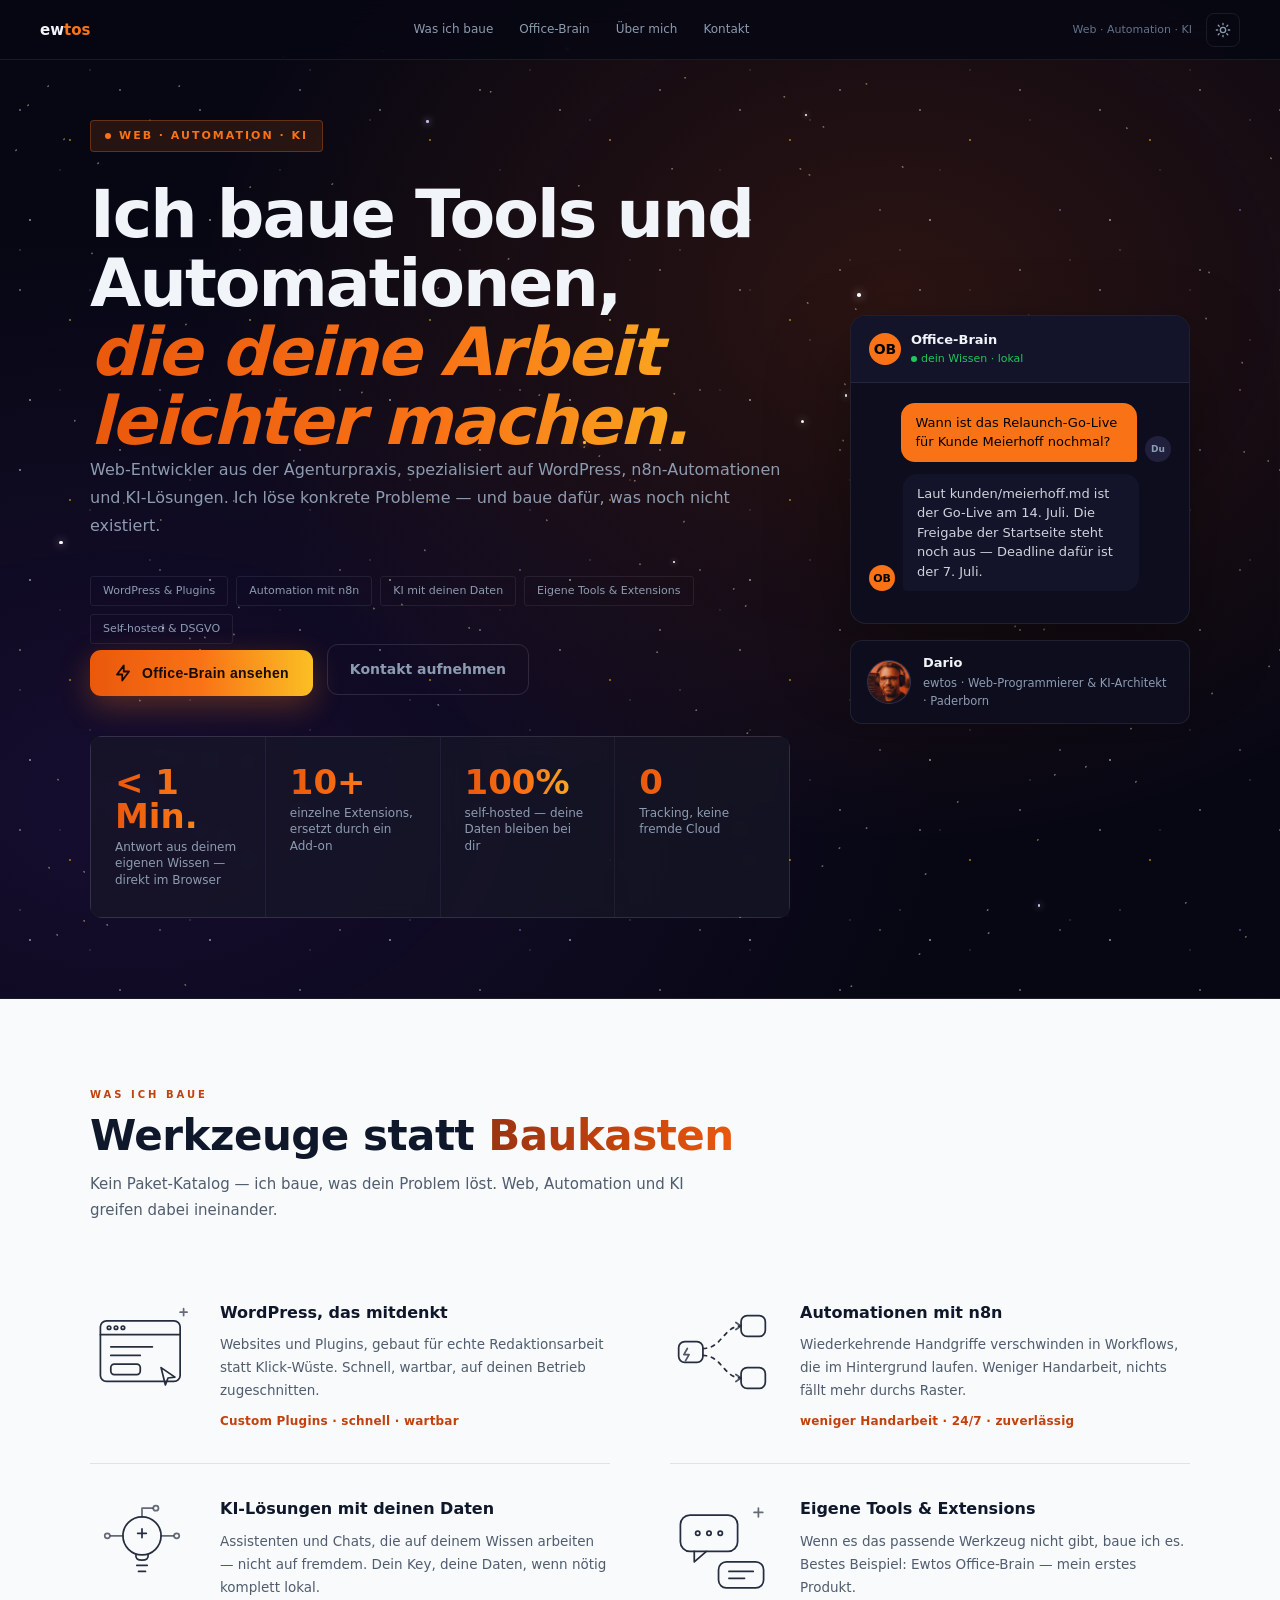
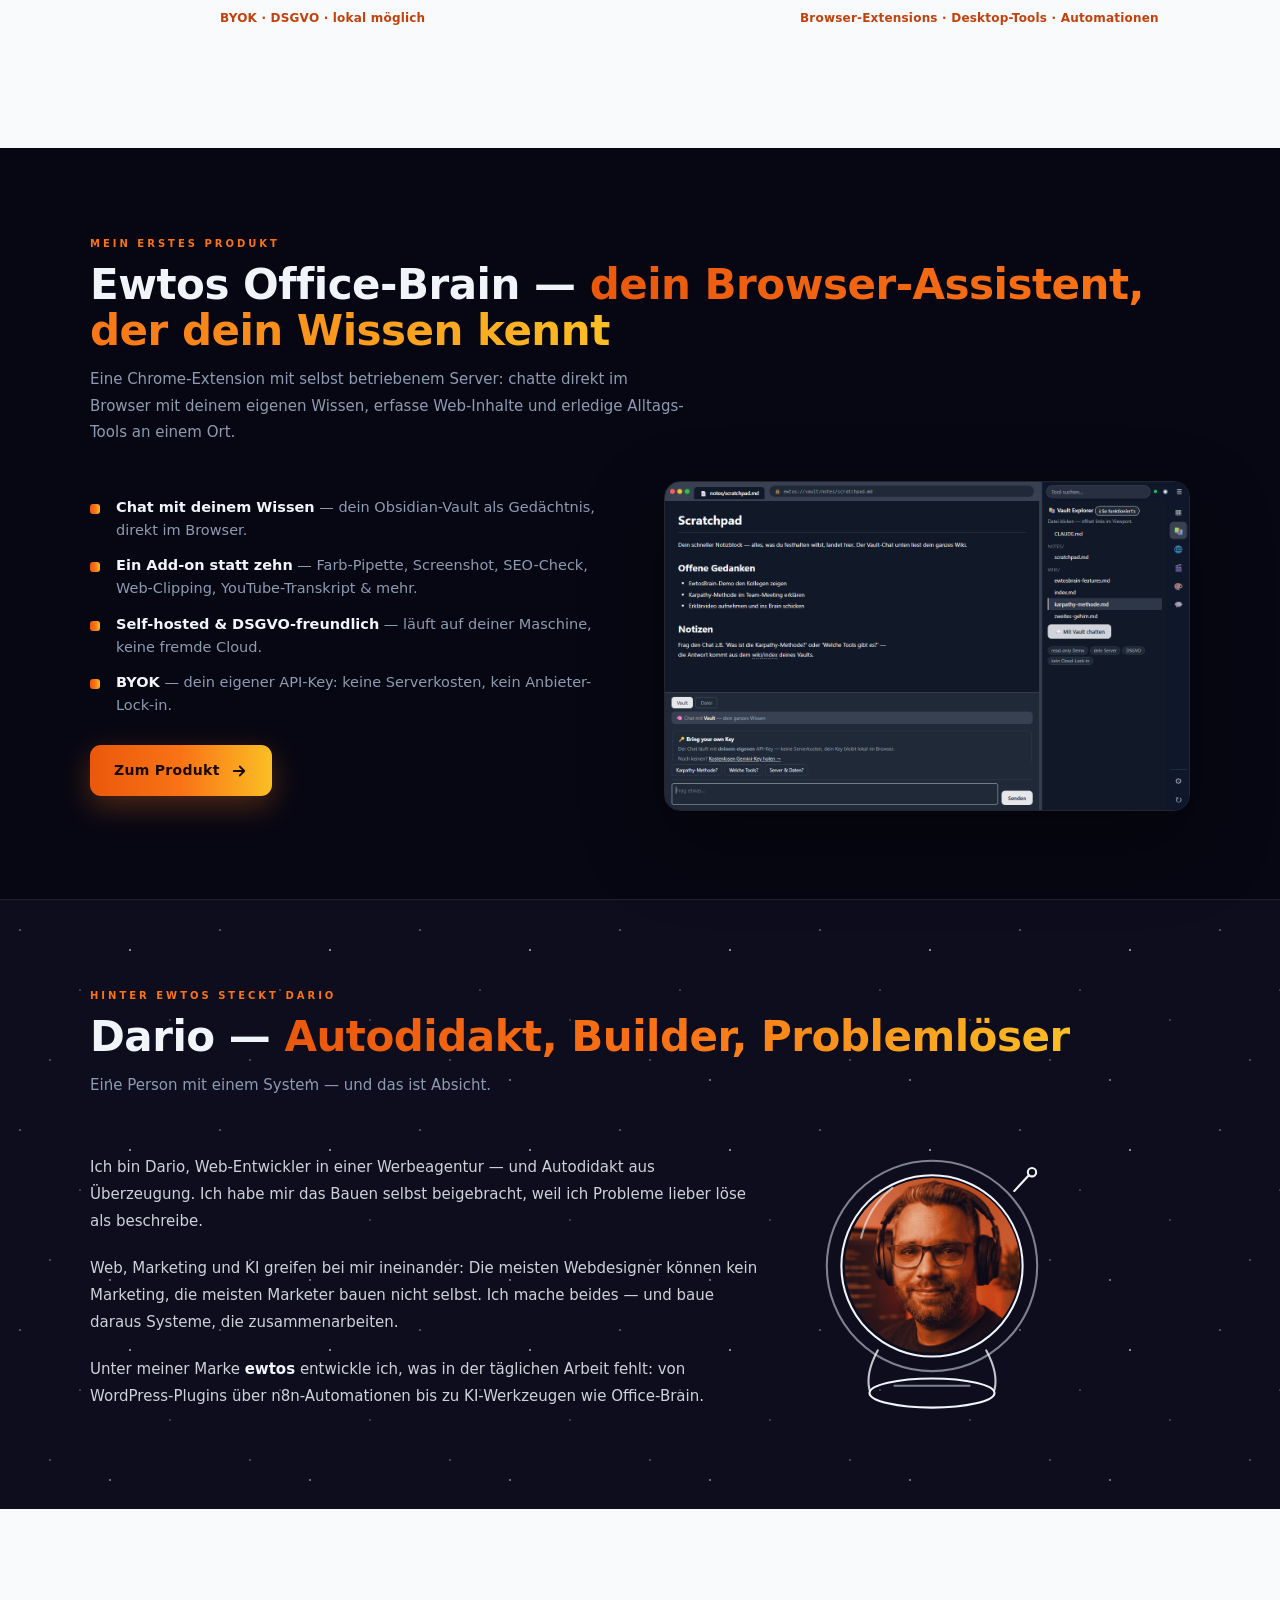
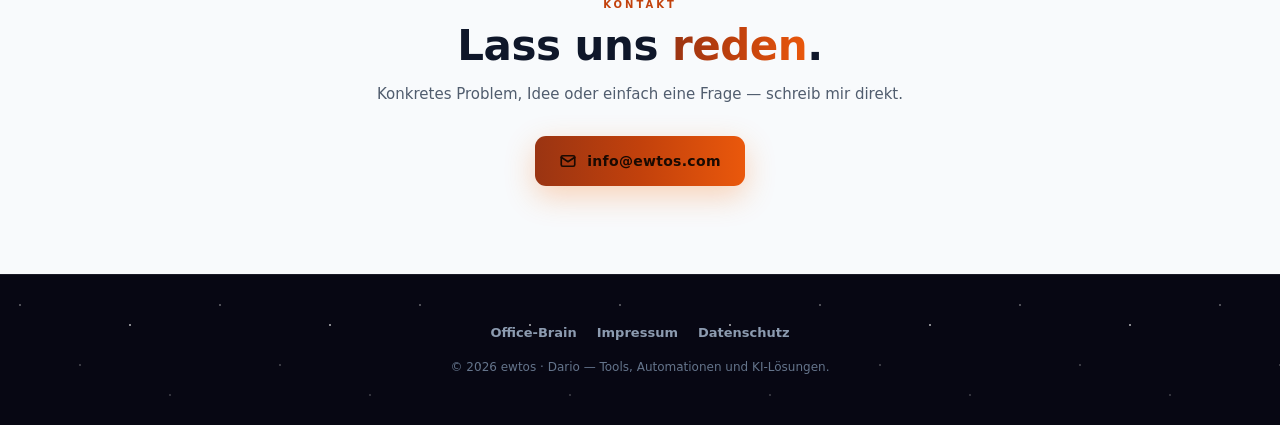
<file: site/index.html>
<!DOCTYPE html>
<html lang="de" data-theme="studio-nova" data-mode="dark">
<head>
<meta charset="UTF-8">
<meta name="viewport" content="width=device-width, initial-scale=1.0">
<title>ewtos — Tools, Automationen und KI-Lösungen, die deine Arbeit leichter machen</title>
<meta name="description" content="ewtos: Ich baue Tools, Automationen und KI-Lösungen, die alltägliche Arbeit leichter machen — WordPress, n8n, KI mit deinen Daten. Erstes Produkt: Ewtos Office-Brain.">
<link rel="icon" type="image/svg+xml" href="images/favicon.svg">
<script src="js/theme-init.js"></script>
<link rel="stylesheet" href="css/styles.css">
<script type="application/ld+json">
{
  "@context": "https://schema.org",
  "@type": "Person",
  "name": "Dario",
  "url": "https://ewtos.com",
  "jobTitle": "Web-Entwickler & AI Automation Specialist",
  "brand": { "@type": "Brand", "name": "ewtos" },
  "knowsAbout": ["WordPress", "Custom Plugins", "n8n", "Workflow-Automatisierung", "KI-Lösungen", "Chrome Extensions", "LLM-Integration"]
}
</script>
</head>
<body>

<nav>
  <div class="nav-brand">ew<span>tos</span></div>
  <div class="nav-links">
    <a class="nav-link" href="#was-ich-baue">Was ich baue</a>
    <a class="nav-link" href="#office-brain">Office-Brain</a>
    <a class="nav-link" href="#ueber">Über mich</a>
    <a class="nav-link" href="#kontakt">Kontakt</a>
  </div>
  <div style="display:flex;align-items:center;gap:14px;">
    <div class="nav-date">Web · Automation · KI</div>
    <button class="mode-icon-btn" id="modeBtn" aria-label="Modus wechseln">
      <svg class="icon-sun" viewBox="0 0 24 24" fill="none" stroke="currentColor" stroke-width="2" stroke-linecap="round" stroke-linejoin="round"><circle cx="12" cy="12" r="4"></circle><path d="M12 2v2M12 20v2M4.9 4.9l1.4 1.4M17.7 17.7l1.4 1.4M2 12h2M20 12h2M6.3 17.7l-1.4 1.4M19.1 4.9l-1.4 1.4"></path></svg>
      <svg class="icon-moon" viewBox="0 0 24 24" fill="none" stroke="currentColor" stroke-width="2" stroke-linecap="round" stroke-linejoin="round" style="display:none;"><path d="M21 12.8A9 9 0 1 1 11.2 3a7 7 0 0 0 9.8 9.8z"></path></svg>
    </button>
  </div>
</nav>

<!-- HERO -->
<section id="cover" class="band-space">
  <div class="stars" aria-hidden="true"></div>
  <div class="nova" id="nova" aria-hidden="true">
    <div class="nova-grid"></div>
    <div class="nova-far"></div>
    <div class="nova-mid"></div>
    <div class="nova-glow" id="novaGlow"></div>
    <div class="nova-sunwash"></div>
    <div class="nova-sun nova-sun-a"></div>
    <div class="nova-sun nova-sun-b"></div>
    <div class="nova-warp" id="novaWarp"></div>
    <div class="nova-flash"></div>
  </div>
  <div class="wrap">
    <div class="cover-grid">
      <div>
        <div class="cover-pill">Web · Automation · KI</div>
        <h1>Ich baue Tools und Automationen,<br><em>die deine Arbeit leichter machen.</em></h1>
        <p class="cover-desc">Web-Entwickler aus der Agenturpraxis, spezialisiert auf WordPress, n8n-Automationen und KI-Lösungen. Ich löse konkrete Probleme — und baue dafür, was noch nicht existiert.</p>
        <div class="cover-tags">
          <span class="cover-tag">WordPress & Plugins</span>
          <span class="cover-tag">Automation mit n8n</span>
          <span class="cover-tag">KI mit deinen Daten</span>
          <span class="cover-tag">Eigene Tools & Extensions</span>
          <span class="cover-tag">Self-hosted & DSGVO</span>
        </div>
        <div class="cover-actions">
          <button class="nova-cta" id="novaBtn" data-href="office-brain/">
            <svg viewBox="0 0 24 24" fill="none" stroke="currentColor" stroke-width="2.4" stroke-linecap="round" stroke-linejoin="round"><path d="M13 2 L4 14 H11 L11 22 L20 10 H13 Z"/></svg>
            Office-Brain ansehen
          </button>
          <a class="btn-ghost" href="#kontakt">Kontakt aufnehmen</a>
        </div>
        <div style="margin-top:40px;">
          <div class="stat-strip">
            <div class="stat-card">
              <div class="stat-num">&lt; 1 Min.</div>
              <div class="stat-label">Antwort aus deinem eigenen Wissen — direkt im Browser</div>
            </div>
            <div class="stat-card">
              <div class="stat-num">10+</div>
              <div class="stat-label">einzelne Extensions, ersetzt durch ein Add-on</div>
            </div>
            <div class="stat-card">
              <div class="stat-num">100%</div>
              <div class="stat-label">self-hosted — deine Daten bleiben bei dir</div>
            </div>
            <div class="stat-card">
              <div class="stat-num">0</div>
              <div class="stat-label">Tracking, keine fremde Cloud</div>
            </div>
          </div>
        </div>
      </div>
      <div>
        <!-- Animierte Chat-Vorschau: zeigt Office-Brain statt es zu beschreiben -->
        <div class="hero-chat">
          <div class="hero-chat-bar">
            <div class="chat-avatar">OB</div>
            <div class="chat-bar-info">
              <div class="chat-bar-name">Office-Brain</div>
              <div class="chat-bar-status">dein Wissen · lokal</div>
            </div>
          </div>
          <div class="hero-chat-msgs" id="heroChatMsgs">
            <div class="msg user">
              <div class="msg-av user-av">Du</div>
              <div class="msg-bubble user">Wann ist das Relaunch-Go-Live für Kunde Meierhoff nochmal?</div>
            </div>
          </div>
        </div>
        <div class="hero-person">
          <div class="hero-person-av"><img src="images/dario-nova.webp" alt="Dario"></div>
          <div>
            <div class="hero-person-name">Dario</div>
            <div class="hero-person-sub">ewtos · Web-Programmierer & KI-Architekt · Paderborn</div>
          </div>
        </div>
      </div>
    </div>
  </div>
</section>

<!-- WAS ICH BAUE -->
<section id="was-ich-baue" class="band-light">
  <div class="wrap">
    <span class="s-chip">Was ich baue</span>
    <h2 class="s-title">Werkzeuge statt <em>Baukasten</em></h2>
    <p class="s-sub" style="margin-bottom:44px;">Kein Paket-Katalog — ich baue, was dein Problem löst. Web, Automation und KI greifen dabei ineinander.</p>

    <div class="leistungen-list">

      <div class="leistung-row">
        <div class="leistung-art" aria-hidden="true">
          <svg viewBox="0 0 120 120" fill="none" stroke="currentColor" stroke-width="2" stroke-linecap="round" stroke-linejoin="round" xmlns="http://www.w3.org/2000/svg">
            <rect x="12" y="24" width="92" height="70" rx="7"/>
            <path d="M12 40 h92"/>
            <circle cx="22" cy="32" r="2"/><circle cx="30" cy="32" r="2"/><circle cx="38" cy="32" r="2"/>
            <path d="M24 54 h48 M24 64 h34"/>
            <rect x="24" y="74" width="34" height="12" rx="4"/>
            <path d="M82 78 l16 11 -8 1 -3 8 z"/>
            <path d="M108 10 v8 M104 14 h8" opacity="0.7"/>
          </svg>
        </div>
        <div>
          <h3>WordPress, das mitdenkt</h3>
          <p>Websites und Plugins, gebaut für echte Redaktionsarbeit statt Klick-Wüste. Schnell, wartbar, auf deinen Betrieb zugeschnitten.</p>
          <div class="leistung-facts">Custom Plugins · schnell · wartbar</div>
        </div>
      </div>

      <div class="leistung-row">
        <div class="leistung-art" aria-hidden="true">
          <svg viewBox="0 0 120 120" fill="none" stroke="currentColor" stroke-width="2" stroke-linecap="round" stroke-linejoin="round" xmlns="http://www.w3.org/2000/svg">
            <rect x="10" y="48" width="28" height="24" rx="7"/>
            <rect x="82" y="18" width="28" height="24" rx="7"/>
            <rect x="82" y="78" width="28" height="24" rx="7"/>
            <path d="M38 56 C 60 56 62 30 82 30" stroke-dasharray="4 6"/>
            <path d="M38 64 C 60 64 62 90 82 90" stroke-dasharray="4 6"/>
            <path d="M76 26 l6 4 -6 4" opacity="0.8"/>
            <path d="M76 86 l6 4 -6 4" opacity="0.8"/>
            <path d="M20 56 l-4 7 h6 l-4 7" opacity="0.8"/>
          </svg>
        </div>
        <div>
          <h3>Automationen mit n8n</h3>
          <p>Wiederkehrende Handgriffe verschwinden in Workflows, die im Hintergrund laufen. Weniger Handarbeit, nichts fällt mehr durchs Raster.</p>
          <div class="leistung-facts">weniger Handarbeit · 24/7 · zuverlässig</div>
        </div>
      </div>

      <div class="leistung-row">
        <div class="leistung-art" aria-hidden="true">
          <svg viewBox="0 0 120 120" fill="none" stroke="currentColor" stroke-width="2" stroke-linecap="round" stroke-linejoin="round" xmlns="http://www.w3.org/2000/svg">
            <circle cx="60" cy="46" r="22"/>
            <path d="M53 68 q-1 6 7 6 q8 0 7 -6"/>
            <path d="M54 80 h12 M56 87 h8"/>
            <path d="M60 38 v10 M55 43 h10"/>
            <path d="M60 24 v-10 M60 14 h12" opacity="0.7"/><circle cx="76" cy="14" r="3" opacity="0.7"/>
            <path d="M38 46 h-14" opacity="0.7"/><circle cx="20" cy="46" r="3" opacity="0.7"/>
            <path d="M82 46 h14" opacity="0.7"/><circle cx="100" cy="46" r="3" opacity="0.7"/>
          </svg>
        </div>
        <div>
          <h3>KI-Lösungen mit deinen Daten</h3>
          <p>Assistenten und Chats, die auf deinem Wissen arbeiten — nicht auf fremdem. Dein Key, deine Daten, wenn nötig komplett lokal.</p>
          <div class="leistung-facts">BYOK · DSGVO · lokal möglich</div>
        </div>
      </div>

      <div class="leistung-row">
        <div class="leistung-art" aria-hidden="true">
          <svg viewBox="0 0 120 120" fill="none" stroke="currentColor" stroke-width="2" stroke-linecap="round" stroke-linejoin="round" xmlns="http://www.w3.org/2000/svg">
            <rect x="12" y="22" width="66" height="42" rx="11"/>
            <path d="M28 64 v12 l14 -12"/>
            <circle cx="32" cy="43" r="2.5"/><circle cx="45" cy="43" r="2.5"/><circle cx="58" cy="43" r="2.5"/>
            <rect x="56" y="76" width="52" height="30" rx="9"/>
            <path d="M68 87 h28 M68 95 h18"/>
            <path d="M102 14 v10 M97 19 h10" opacity="0.7"/>
          </svg>
        </div>
        <div>
          <h3>Eigene Tools & Extensions</h3>
          <p>Wenn es das passende Werkzeug nicht gibt, baue ich es. Bestes Beispiel: Ewtos Office-Brain — mein erstes Produkt.</p>
          <div class="leistung-facts">Browser-Extensions · Desktop-Tools · Automationen</div>
        </div>
      </div>

    </div>
  </div>
</section>

<!-- OFFICE-BRAIN SHOWCASE -->
<section id="office-brain" class="band-dark">
  <div class="wrap">
    <span class="s-chip">Mein erstes Produkt</span>
    <h2 class="s-title">Ewtos Office-Brain — <em>dein Browser-Assistent, der dein Wissen kennt</em></h2>
    <p class="s-sub">Eine Chrome-Extension mit selbst betriebenem Server: chatte direkt im Browser mit deinem eigenen Wissen, erfasse Web-Inhalte und erledige Alltags-Tools an einem Ort.</p>

    <div class="ob-showcase">
      <div>
        <ul class="ob-bullets">
          <li><strong>Chat mit deinem Wissen</strong> — dein Obsidian-Vault als Gedächtnis, direkt im Browser.</li>
          <li><strong>Ein Add-on statt zehn</strong> — Farb-Pipette, Screenshot, SEO-Check, Web-Clipping, YouTube-Transkript &amp; mehr.</li>
          <li><strong>Self-hosted &amp; DSGVO-freundlich</strong> — läuft auf deiner Maschine, keine fremde Cloud.</li>
          <li><strong>BYOK</strong> — dein eigener API-Key: keine Serverkosten, kein Anbieter-Lock-in.</li>
        </ul>
        <a class="btn-cta" href="office-brain/">
          Zum Produkt
          <svg viewBox="0 0 24 24" fill="none" stroke="currentColor" stroke-width="2.4" stroke-linecap="round" stroke-linejoin="round"><path d="M5 12h14M13 6l6 6-6 6"/></svg>
        </a>
      </div>
      <div class="ob-shot">
        <img src="images/screenshot-chat.png" alt="Ewtos Office-Brain: Vault-Chat im Browser" width="1280" height="800">
      </div>
    </div>
  </div>
</section>

<!-- ÜBER MICH -->
<section id="ueber" class="band-dark">
  <div class="wrap">
    <span class="s-chip">Hinter ewtos steckt Dario</span>
    <h2 class="s-title">Dario — <em>Autodidakt, Builder, Problemlöser</em></h2>
    <p class="s-sub" style="margin-bottom:44px;">Eine Person mit einem System — und das ist Absicht.</p>

    <div class="split-art">
      <div>
        <p style="font-size:15px;color:var(--text);line-height:1.8;margin-bottom:20px;">
          Ich bin Dario, Web-Entwickler in einer Werbeagentur — und Autodidakt aus Überzeugung. Ich habe mir das Bauen selbst beigebracht, weil ich Probleme lieber löse als beschreibe.
        </p>
        <p style="font-size:15px;color:var(--text);line-height:1.8;margin-bottom:20px;">
          Web, Marketing und KI greifen bei mir ineinander: Die meisten Webdesigner können kein Marketing, die meisten Marketer bauen nicht selbst. Ich mache beides — und baue daraus Systeme, die zusammenarbeiten.
        </p>
        <p style="font-size:15px;color:var(--text);line-height:1.8;">
          Unter meiner Marke <strong style="color:var(--white);">ewtos</strong> entwickle ich, was in der täglichen Arbeit fehlt: von WordPress-Plugins über n8n-Automationen bis zu KI-Werkzeugen wie Office-Brain.
        </p>
      </div>
      <div class="portrait-helmet" style="margin:0;">
        <img src="images/dario-nova.webp" alt="Dario — Web-Entwickler & AI Automation Specialist">
        <svg viewBox="0 0 240 268" fill="none" stroke="currentColor" stroke-width="2" stroke-linecap="round" stroke-linejoin="round" aria-hidden="true">
          <circle cx="120" cy="119" r="87"/>
          <circle cx="120" cy="119" r="101" opacity="0.5"/>
          <path d="M52 92 a87 87 0 0 1 30 -48" opacity="0.6"/>
          <path d="M199 47 l14 -15"/><circle cx="216" cy="29" r="4"/>
          <path d="M68 200 q-12 22 -8 38" opacity="0.8"/>
          <path d="M172 200 q12 22 8 38" opacity="0.8"/>
          <ellipse cx="120" cy="241" rx="60" ry="14"/>
          <path d="M84 234 h72" opacity="0.5"/>
        </svg>
      </div>
    </div>
  </div>
</section>

<!-- KONTAKT -->
<section id="kontakt" class="band-light">
  <div class="wrap" style="text-align:center;">
    <span class="s-chip">Kontakt</span>
    <h2 class="s-title">Lass uns <em>reden</em>.</h2>
    <p class="s-sub" style="margin:0 auto;">Konkretes Problem, Idee oder einfach eine Frage — schreib mir direkt.</p>
    <div class="center-cta">
      <a class="btn-cta" href="mailto:info@ewtos.com">
        <svg viewBox="0 0 24 24" fill="none" stroke="currentColor" stroke-width="2.2" stroke-linecap="round" stroke-linejoin="round"><rect x="3" y="5" width="18" height="14" rx="2"/><path d="M3 7l9 6 9-6"/></svg>
        info@ewtos.com
      </a>
    </div>
  </div>
</section>

<footer class="band-dark">
  <div class="wrap">
    <div class="foot-links">
      <a href="office-brain/">Office-Brain</a>
      <a href="https://ewtos.com/impressum" target="_blank" rel="noopener">Impressum</a>
      <a href="datenschutz.html">Datenschutz</a>
    </div>
    <p class="foot-copy">© 2026 ewtos · Dario — Tools, Automationen und KI-Lösungen.</p>
  </div>
</footer>

<script src="js/mode-toggle.js" defer></script>
<script src="js/nova.js" defer></script>
<script src="js/sky.js" defer></script>
<script src="js/chat.js" defer></script>
</body>
</html>
</file>
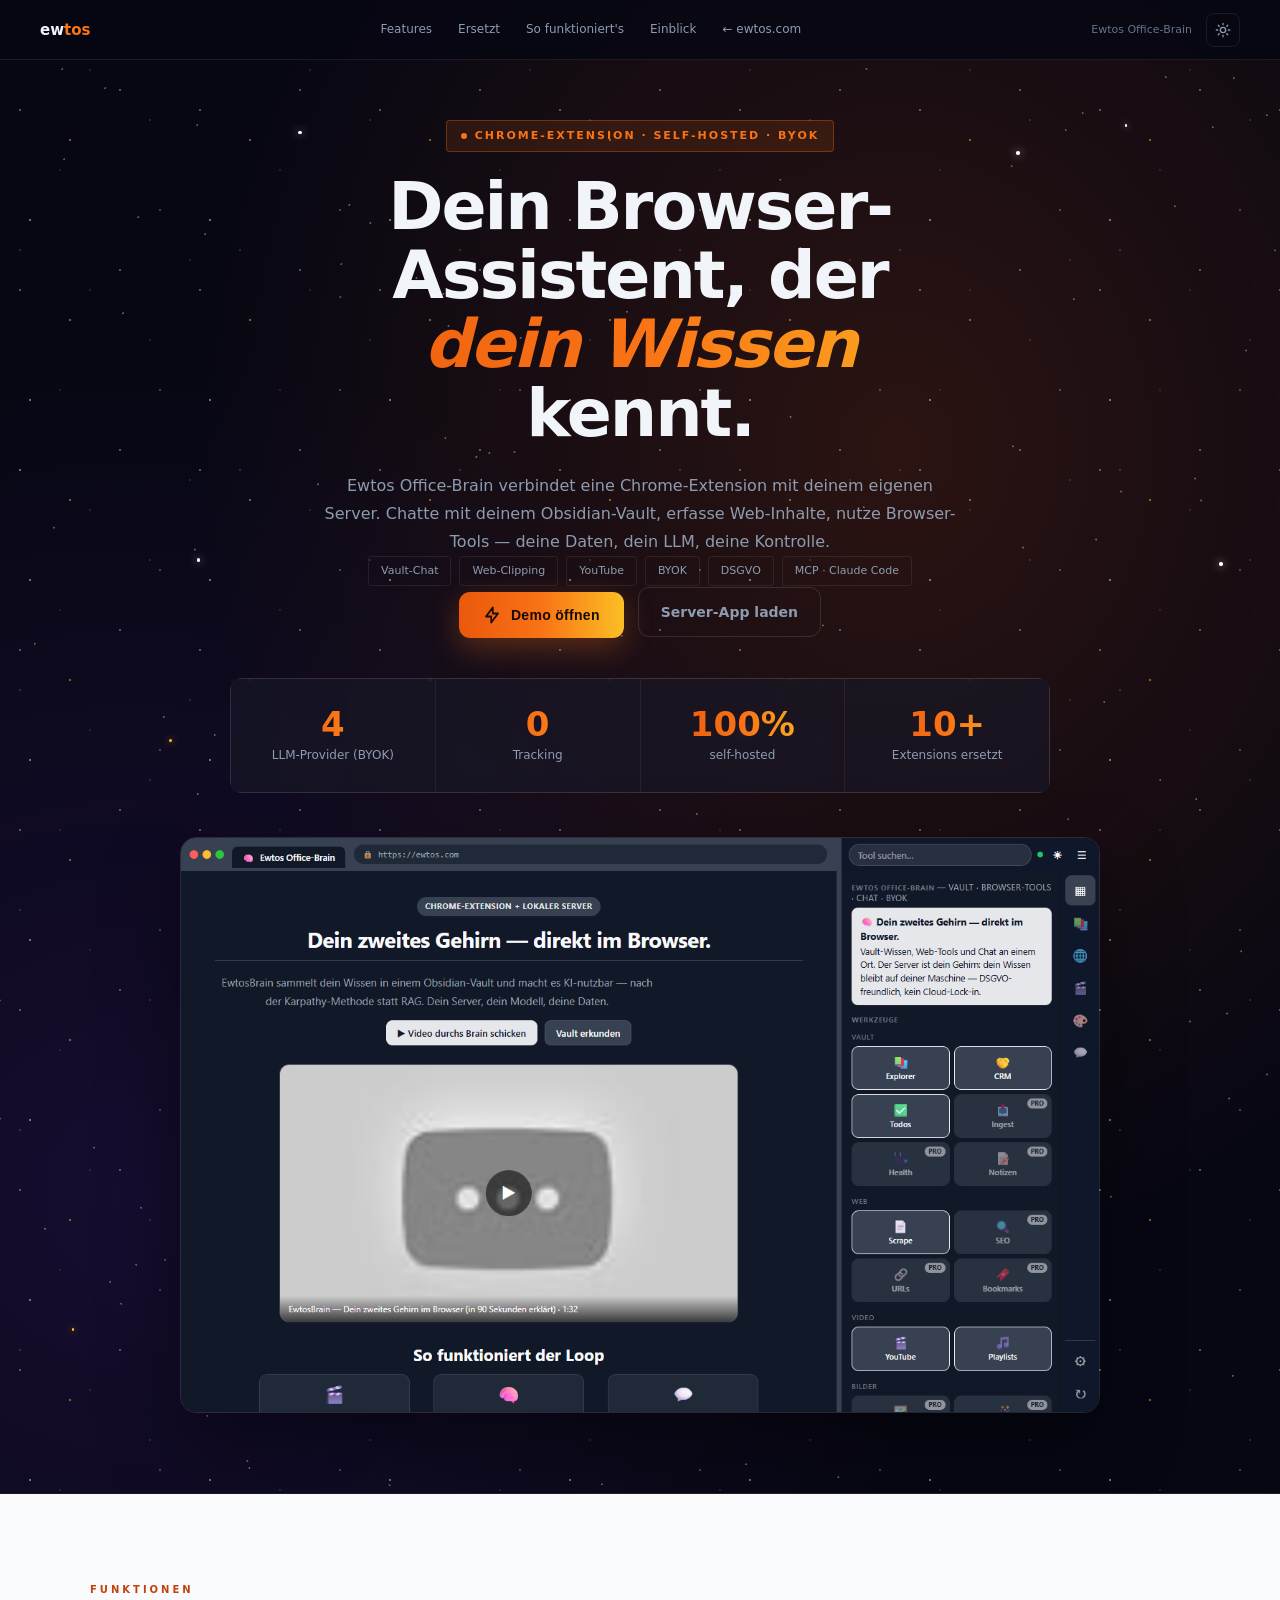
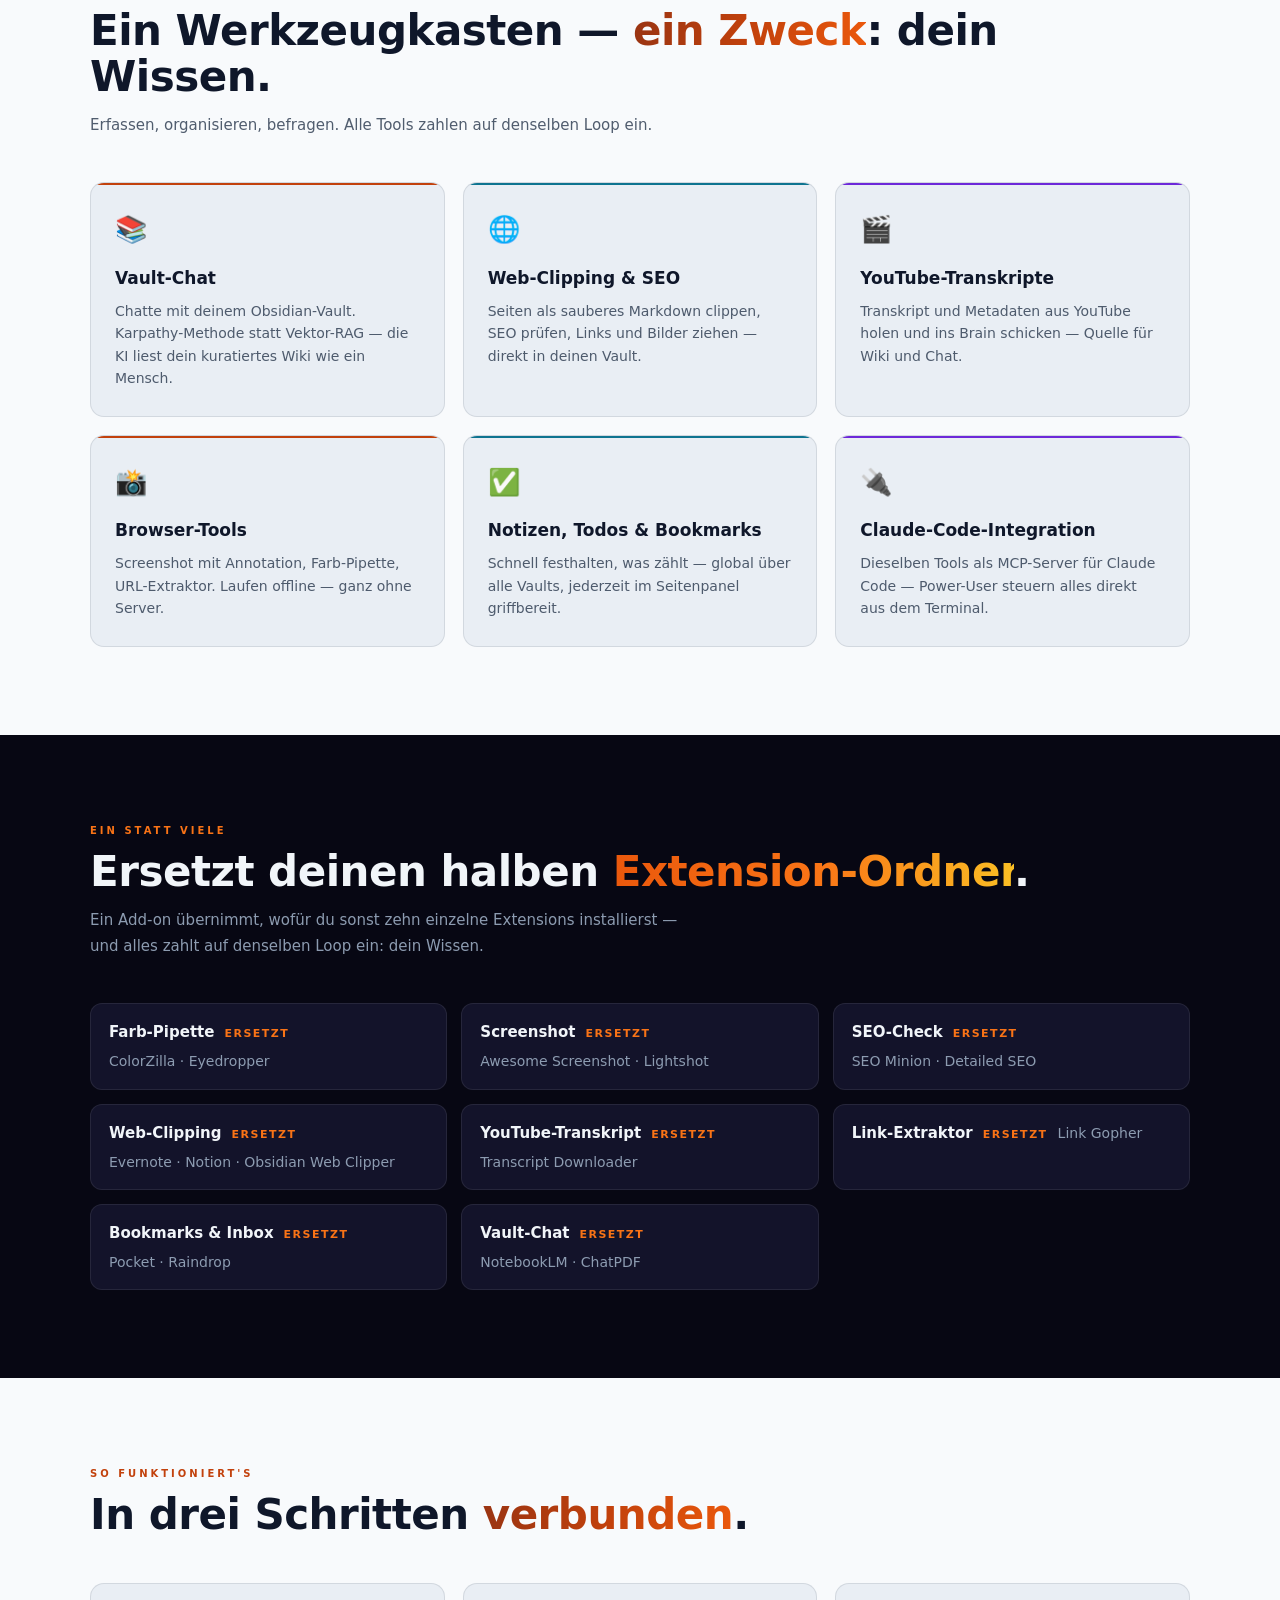
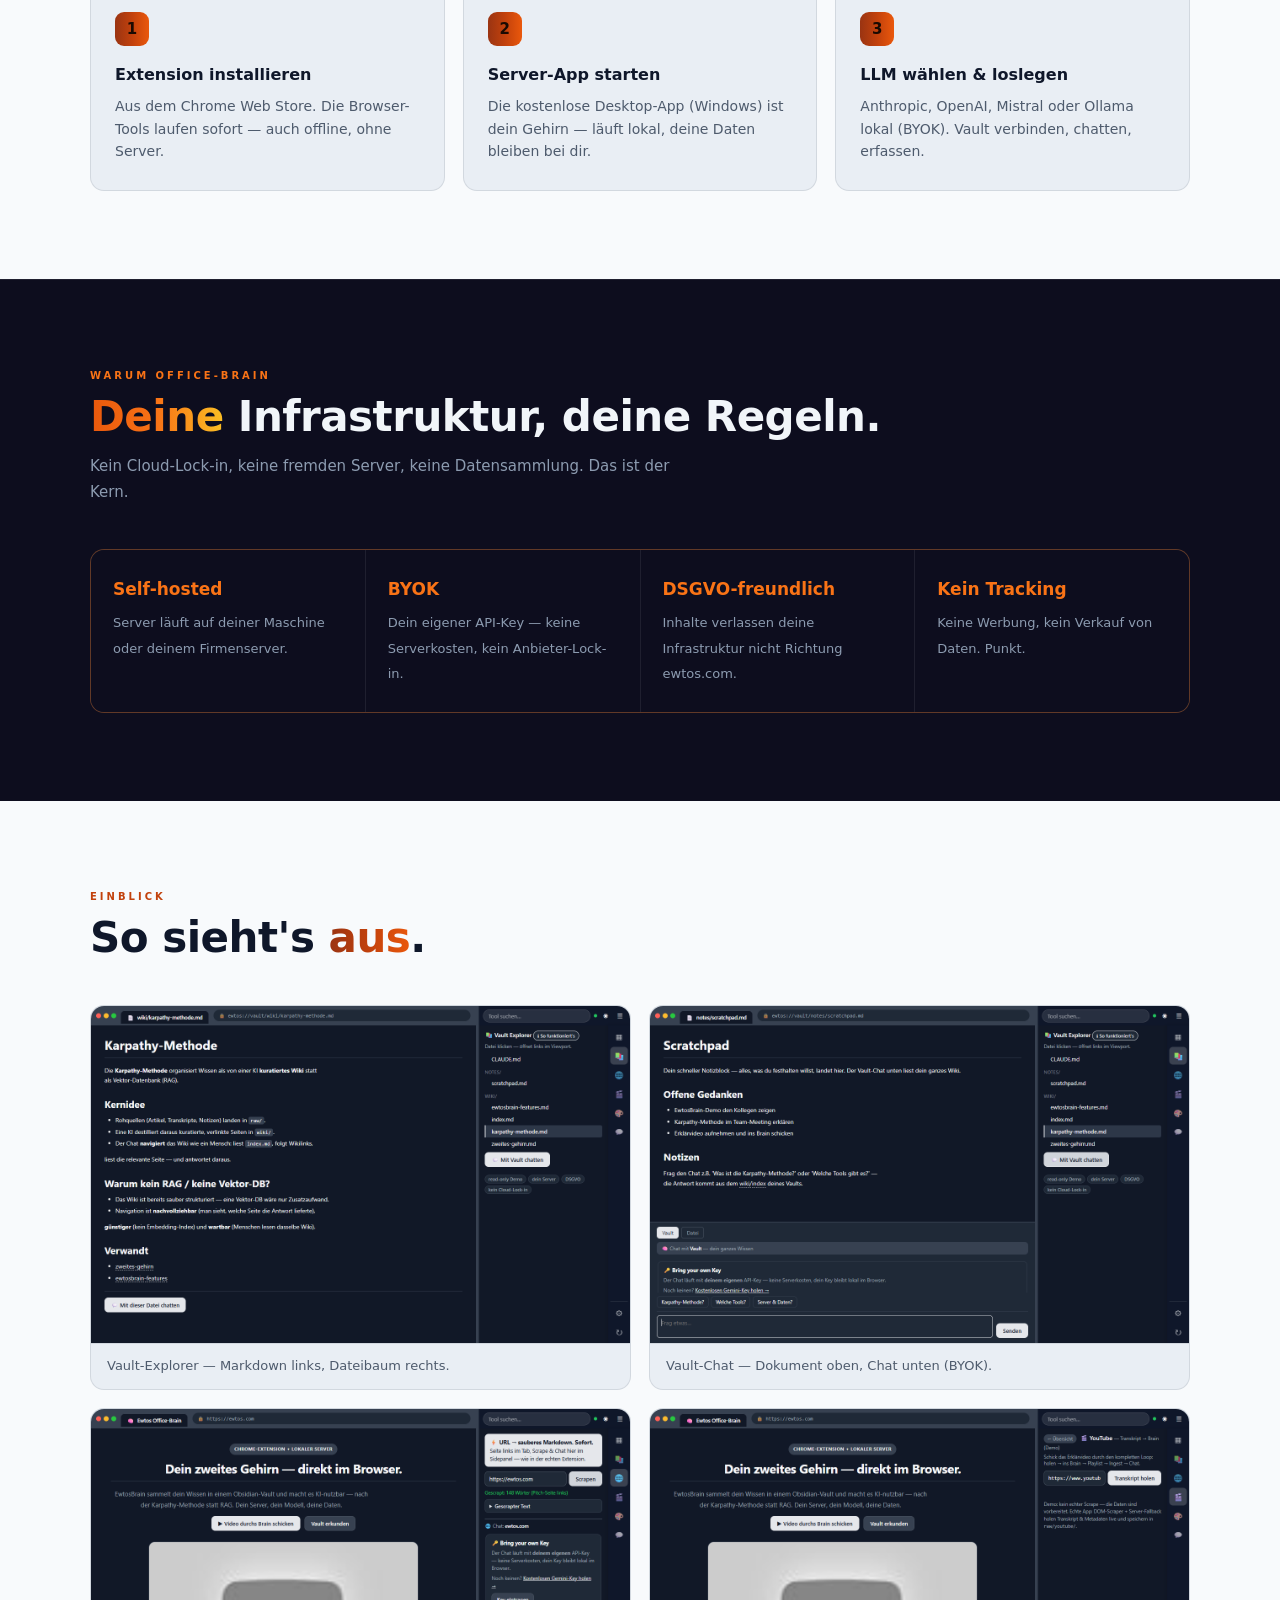
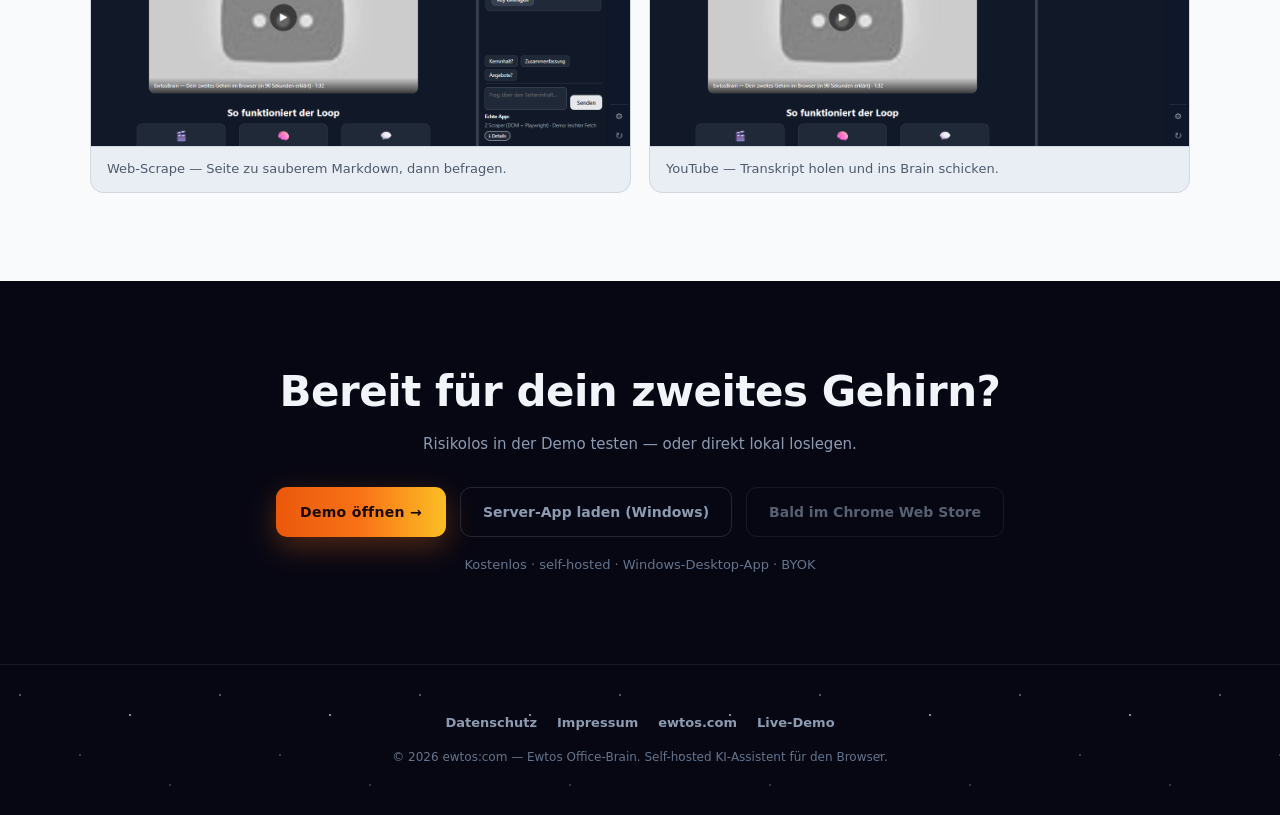
<file: site/office-brain/index.html>
<!DOCTYPE html>
<html lang="de" data-theme="studio-nova" data-mode="dark">
<head>
<meta charset="UTF-8">
<meta name="viewport" content="width=device-width, initial-scale=1.0">
<title>Ewtos Office-Brain — dein Browser-Assistent, der dein Wissen kennt</title>
<meta name="description" content="Chrome-Extension + selbst betriebener Server: Chatte mit deinem Obsidian-Vault, erfasse Web-Inhalte, nutze Browser-Tools. Self-hosted, BYOK, DSGVO-freundlich.">
<link rel="icon" type="image/svg+xml" href="../images/favicon.svg">
<script src="../js/theme-init.js"></script>
<link rel="stylesheet" href="../css/styles.css">
<link rel="alternate" hreflang="de" href="https://ewtos.com/office-brain/">
<link rel="alternate" hreflang="x-default" href="https://ewtos.com/office-brain/">
<!-- EN später: <link rel="alternate" hreflang="en" href="https://ewtos.com/office-brain/en/"> -->
</head>
<body>

<nav>
  <div class="nav-brand"><a href="../index.html" style="color:inherit;text-decoration:none;">ew<span>tos</span></a></div>
  <div class="nav-links">
    <a class="nav-link" href="#features">Features</a>
    <a class="nav-link" href="#ersetzt">Ersetzt</a>
    <a class="nav-link" href="#how">So funktioniert's</a>
    <a class="nav-link" href="#einblick">Einblick</a>
    <a class="nav-link" href="../index.html">← ewtos.com</a>
  </div>
  <div style="display:flex;align-items:center;gap:14px;">
    <div class="nav-date">Ewtos Office-Brain</div>
    <button class="mode-icon-btn" id="modeBtn" aria-label="Modus wechseln">
      <svg class="icon-sun" viewBox="0 0 24 24" fill="none" stroke="currentColor" stroke-width="2" stroke-linecap="round" stroke-linejoin="round"><circle cx="12" cy="12" r="4"></circle><path d="M12 2v2M12 20v2M4.9 4.9l1.4 1.4M17.7 17.7l1.4 1.4M2 12h2M20 12h2M6.3 17.7l-1.4 1.4M19.1 4.9l-1.4 1.4"></path></svg>
      <svg class="icon-moon" viewBox="0 0 24 24" fill="none" stroke="currentColor" stroke-width="2" stroke-linecap="round" stroke-linejoin="round" style="display:none;"><path d="M21 12.8A9 9 0 1 1 11.2 3a7 7 0 0 0 9.8 9.8z"></path></svg>
    </button>
  </div>
</nav>

<!-- HERO -->
<section id="cover" class="band-space">
  <div class="stars" aria-hidden="true"></div>
  <div class="nova" id="nova" aria-hidden="true">
    <div class="nova-grid"></div>
    <div class="nova-far"></div>
    <div class="nova-mid"></div>
    <div class="nova-glow" id="novaGlow"></div>
    <div class="nova-sunwash"></div>
    <div class="nova-sun nova-sun-a"></div>
    <div class="nova-sun nova-sun-b"></div>
    <div class="nova-warp" id="novaWarp"></div>
    <div class="nova-flash"></div>
  </div>
  <div class="wrap" style="text-align:center;">
    <div class="cover-pill" style="margin:0 auto 20px;">Chrome-Extension · self-hosted · BYOK</div>
    <h1 style="max-width:820px;margin:0 auto;">Dein Browser-Assistent, der <em>dein Wissen</em> kennt.</h1>
    <p class="cover-desc" style="max-width:640px;margin:24px auto 0;">Ewtos Office-Brain verbindet eine Chrome-Extension mit deinem eigenen Server. Chatte mit deinem Obsidian-Vault, erfasse Web-Inhalte, nutze Browser-Tools — deine Daten, dein LLM, deine Kontrolle.</p>
    <div class="cover-tags" style="justify-content:center;">
      <span class="cover-tag">Vault-Chat</span>
      <span class="cover-tag">Web-Clipping</span>
      <span class="cover-tag">YouTube</span>
      <span class="cover-tag">BYOK</span>
      <span class="cover-tag">DSGVO</span>
      <span class="cover-tag">MCP · Claude Code</span>
    </div>
    <div class="cover-actions" style="justify-content:center;">
      <button class="nova-cta" id="novaBtn" data-href="https://demo.ewtos.com/demo">
        <svg viewBox="0 0 24 24" fill="none" stroke="currentColor" stroke-width="2.4" stroke-linecap="round" stroke-linejoin="round"><path d="M13 2 L4 14 H11 L11 22 L20 10 H13 Z"/></svg>
        Demo öffnen
      </button>
      <a class="btn-ghost" href="#download">Server-App laden</a>
    </div>
    <div class="stat-strip" style="max-width:820px;margin:40px auto 0;">
      <div class="stat-card"><div class="stat-num">4</div><div class="stat-label">LLM-Provider (BYOK)</div></div>
      <div class="stat-card"><div class="stat-num">0</div><div class="stat-label">Tracking</div></div>
      <div class="stat-card"><div class="stat-num">100%</div><div class="stat-label">self-hosted</div></div>
      <div class="stat-card"><div class="stat-num">10+</div><div class="stat-label">Extensions ersetzt</div></div>
    </div>
    <div class="landing-shot">
      <div class="ob-shot"><img src="../images/screenshot-main.png" alt="Ewtos Office-Brain im Browser: Split-View mit Tool-Sidepanel" width="1280" height="800"></div>
    </div>
  </div>
</section>

<!-- FEATURES -->
<section id="features" class="band-light">
  <div class="wrap">
    <span class="s-chip">Funktionen</span>
    <h2 class="s-title">Ein Werkzeugkasten — <em>ein Zweck</em>: dein Wissen.</h2>
    <p class="s-sub">Erfassen, organisieren, befragen. Alle Tools zahlen auf denselben Loop ein.</p>
    <div class="feature-grid">
      <div class="feature-card" style="--bar: var(--y)">
        <div class="feature-icon">📚</div>
        <h3>Vault-Chat</h3>
        <p>Chatte mit deinem Obsidian-Vault. Karpathy-Methode statt Vektor-RAG — die KI liest dein kuratiertes Wiki wie ein Mensch.</p>
      </div>
      <div class="feature-card" style="--bar: var(--teal)">
        <div class="feature-icon">🌐</div>
        <h3>Web-Clipping & SEO</h3>
        <p>Seiten als sauberes Markdown clippen, SEO prüfen, Links und Bilder ziehen — direkt in deinen Vault.</p>
      </div>
      <div class="feature-card" style="--bar: var(--pink)">
        <div class="feature-icon">🎬</div>
        <h3>YouTube-Transkripte</h3>
        <p>Transkript und Metadaten aus YouTube holen und ins Brain schicken — Quelle für Wiki und Chat.</p>
      </div>
      <div class="feature-card" style="--bar: var(--y)">
        <div class="feature-icon">📸</div>
        <h3>Browser-Tools</h3>
        <p>Screenshot mit Annotation, Farb-Pipette, URL-Extraktor. Laufen offline — ganz ohne Server.</p>
      </div>
      <div class="feature-card" style="--bar: var(--teal)">
        <div class="feature-icon">✅</div>
        <h3>Notizen, Todos & Bookmarks</h3>
        <p>Schnell festhalten, was zählt — global über alle Vaults, jederzeit im Seitenpanel griffbereit.</p>
      </div>
      <div class="feature-card" style="--bar: var(--pink)">
        <div class="feature-icon">🔌</div>
        <h3>Claude-Code-Integration</h3>
        <p>Dieselben Tools als MCP-Server für Claude Code — Power-User steuern alles direkt aus dem Terminal.</p>
      </div>
    </div>
  </div>
</section>

<!-- ERSETZT -->
<section id="ersetzt" class="band-dark">
  <div class="wrap">
    <span class="s-chip">Ein statt viele</span>
    <h2 class="s-title">Ersetzt deinen halben <em>Extension-Ordner</em>.</h2>
    <p class="s-sub">Ein Add-on übernimmt, wofür du sonst zehn einzelne Extensions installierst — und alles zahlt auf denselben Loop ein: dein Wissen.</p>
    <div class="swap-grid">
      <div class="swap-row"><span class="swap-tool">Farb-Pipette</span><span class="swap-sep">ersetzt</span><span class="swap-old">ColorZilla · Eyedropper</span></div>
      <div class="swap-row"><span class="swap-tool">Screenshot</span><span class="swap-sep">ersetzt</span><span class="swap-old">Awesome Screenshot · Lightshot</span></div>
      <div class="swap-row"><span class="swap-tool">SEO-Check</span><span class="swap-sep">ersetzt</span><span class="swap-old">SEO Minion · Detailed SEO</span></div>
      <div class="swap-row"><span class="swap-tool">Web-Clipping</span><span class="swap-sep">ersetzt</span><span class="swap-old">Evernote · Notion · Obsidian Web Clipper</span></div>
      <div class="swap-row"><span class="swap-tool">YouTube-Transkript</span><span class="swap-sep">ersetzt</span><span class="swap-old">Transcript Downloader</span></div>
      <div class="swap-row"><span class="swap-tool">Link-Extraktor</span><span class="swap-sep">ersetzt</span><span class="swap-old">Link Gopher</span></div>
      <div class="swap-row"><span class="swap-tool">Bookmarks &amp; Inbox</span><span class="swap-sep">ersetzt</span><span class="swap-old">Pocket · Raindrop</span></div>
      <div class="swap-row"><span class="swap-tool">Vault-Chat</span><span class="swap-sep">ersetzt</span><span class="swap-old">NotebookLM · ChatPDF</span></div>
    </div>
  </div>
</section>

<!-- SO FUNKTIONIERT'S -->
<section id="how" class="band-light">
  <div class="wrap">
    <span class="s-chip">So funktioniert's</span>
    <h2 class="s-title">In drei Schritten <em>verbunden</em>.</h2>
    <div class="steps">
      <div class="step">
        <div class="step-num">1</div>
        <h3>Extension installieren</h3>
        <p>Aus dem Chrome Web Store. Die Browser-Tools laufen sofort — auch offline, ohne Server.</p>
      </div>
      <div class="step">
        <div class="step-num">2</div>
        <h3>Server-App starten</h3>
        <p>Die kostenlose Desktop-App (Windows) ist dein Gehirn — läuft lokal, deine Daten bleiben bei dir.</p>
      </div>
      <div class="step">
        <div class="step-num">3</div>
        <h3>LLM wählen & loslegen</h3>
        <p>Anthropic, OpenAI, Mistral oder Ollama lokal (BYOK). Vault verbinden, chatten, erfassen.</p>
      </div>
    </div>
  </div>
</section>

<!-- WARUM -->
<section id="warum" class="band-dark">
  <div class="wrap">
    <span class="s-chip">Warum Office-Brain</span>
    <h2 class="s-title"><em>Deine</em> Infrastruktur, deine Regeln.</h2>
    <p class="s-sub">Kein Cloud-Lock-in, keine fremden Server, keine Datensammlung. Das ist der Kern.</p>
    <div class="usp-box">
      <div class="usp-item"><strong>Self-hosted</strong><span>Server läuft auf deiner Maschine oder deinem Firmenserver.</span></div>
      <div class="usp-item"><strong>BYOK</strong><span>Dein eigener API-Key — keine Serverkosten, kein Anbieter-Lock-in.</span></div>
      <div class="usp-item"><strong>DSGVO-freundlich</strong><span>Inhalte verlassen deine Infrastruktur nicht Richtung ewtos.com.</span></div>
      <div class="usp-item"><strong>Kein Tracking</strong><span>Keine Werbung, kein Verkauf von Daten. Punkt.</span></div>
    </div>
  </div>
</section>

<!-- EINBLICK -->
<section id="einblick" class="band-light">
  <div class="wrap">
    <span class="s-chip">Einblick</span>
    <h2 class="s-title">So sieht's <em>aus</em>.</h2>
    <div class="gallery">
      <figure>
        <img src="../images/screenshot-explorer.png" alt="Vault-Explorer mit gerendertem Markdown" width="1280" height="800">
        <figcaption>Vault-Explorer — Markdown links, Dateibaum rechts.</figcaption>
      </figure>
      <figure>
        <img src="../images/screenshot-chat.png" alt="Vault-Chat als Bottom-Dock" width="1280" height="800">
        <figcaption>Vault-Chat — Dokument oben, Chat unten (BYOK).</figcaption>
      </figure>
      <figure>
        <img src="../images/screenshot-scrape.png" alt="Web-Scrape zu Markdown" width="1280" height="800">
        <figcaption>Web-Scrape — Seite zu sauberem Markdown, dann befragen.</figcaption>
      </figure>
      <figure>
        <img src="../images/screenshot-video.png" alt="YouTube-Transcript-Tool" width="1280" height="800">
        <figcaption>YouTube — Transkript holen und ins Brain schicken.</figcaption>
      </figure>
    </div>
  </div>
</section>

<!-- DOWNLOAD -->
<section id="download" class="band-dark">
  <div class="wrap" style="text-align:center;">
    <h2 class="s-title">Bereit für dein zweites Gehirn?</h2>
    <p class="s-sub" style="margin:16px auto 0;">Risikolos in der Demo testen — oder direkt lokal loslegen.</p>
    <div class="cta-actions">
      <a class="btn-cta" href="https://demo.ewtos.com/demo" target="_blank" rel="noopener">Demo öffnen →</a>
      <!-- TODO: echten .exe-Download-Pfad eintragen (liegt unter ewtos.com/office-brain/) -->
      <a class="btn-ghost" href="EwtosBrain-Setup.exe">Server-App laden (Windows)</a>
      <!-- TODO: nach Store-Freigabe die Chrome-Web-Store-URL eintragen -->
      <span class="btn-ghost" aria-disabled="true" style="opacity:.6;cursor:default;">Bald im Chrome Web Store</span>
    </div>
    <p class="cta-note">Kostenlos · self-hosted · Windows-Desktop-App · BYOK</p>
  </div>
</section>

<footer class="band-dark">
  <div class="wrap">
    <div class="foot-links">
      <a href="datenschutz.html">Datenschutz</a>
      <a href="https://ewtos.com/impressum" target="_blank" rel="noopener">Impressum</a>
      <a href="../index.html">ewtos.com</a>
      <a href="https://demo.ewtos.com/demo" target="_blank" rel="noopener">Live-Demo</a>
    </div>
    <p class="foot-copy">© 2026 ewtos.com — Ewtos Office-Brain. Self-hosted KI-Assistent für den Browser.</p>
  </div>
</footer>

<script src="../js/mode-toggle.js" defer></script>
<script src="../js/nova.js" defer></script>
<script src="../js/sky.js" defer></script>
</body>
</html>
</file>
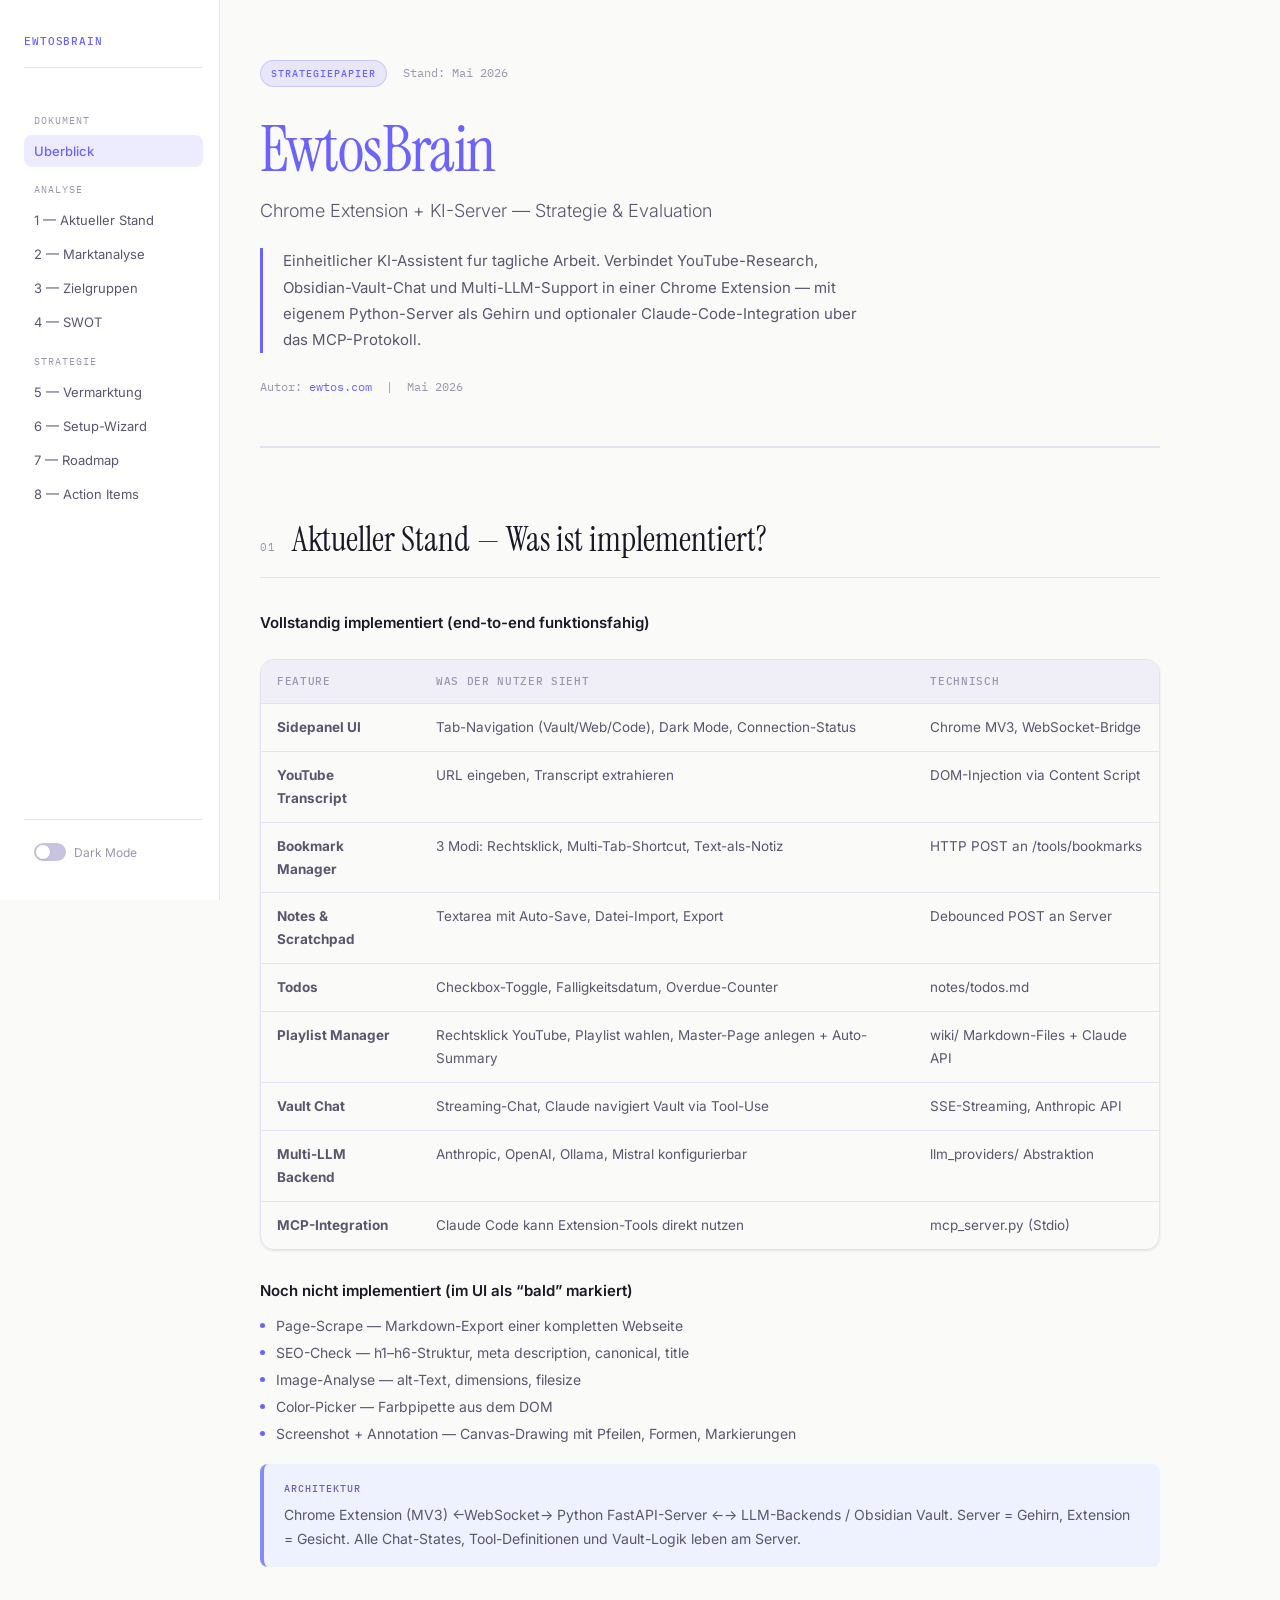
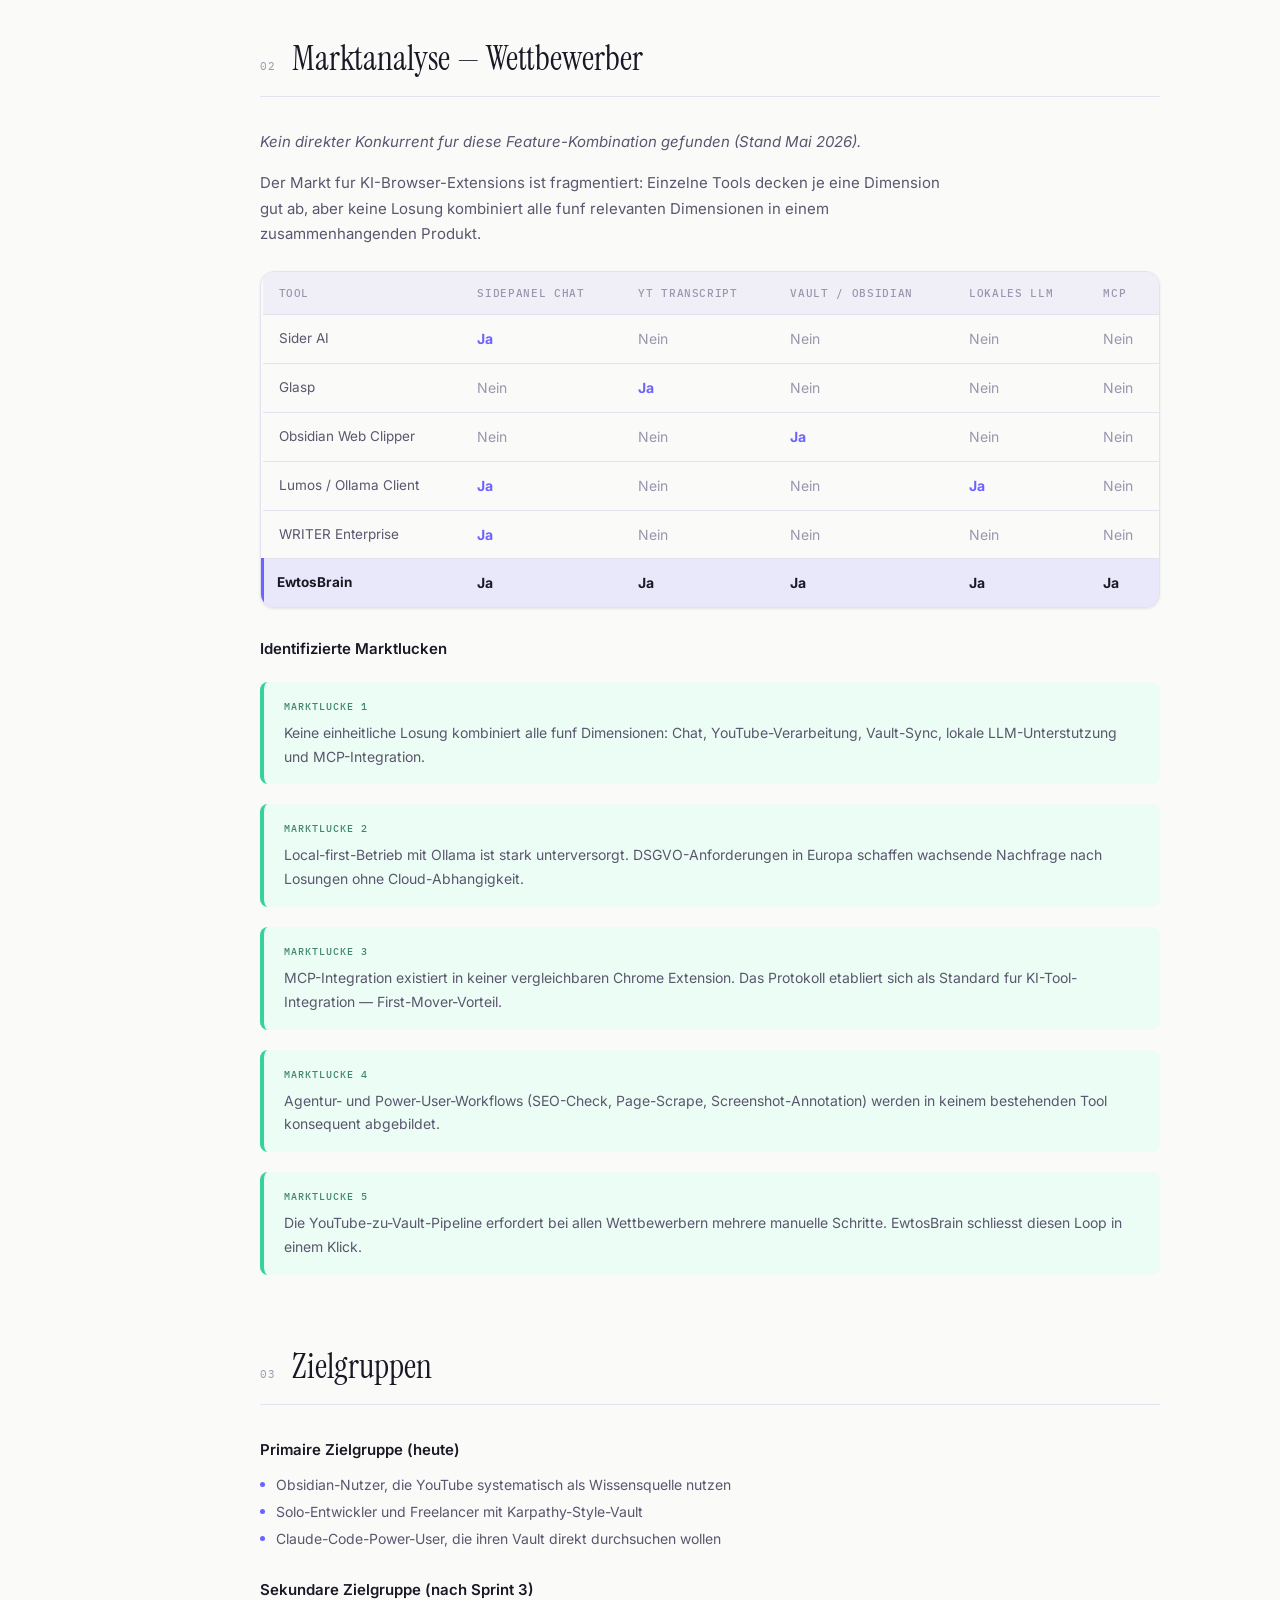
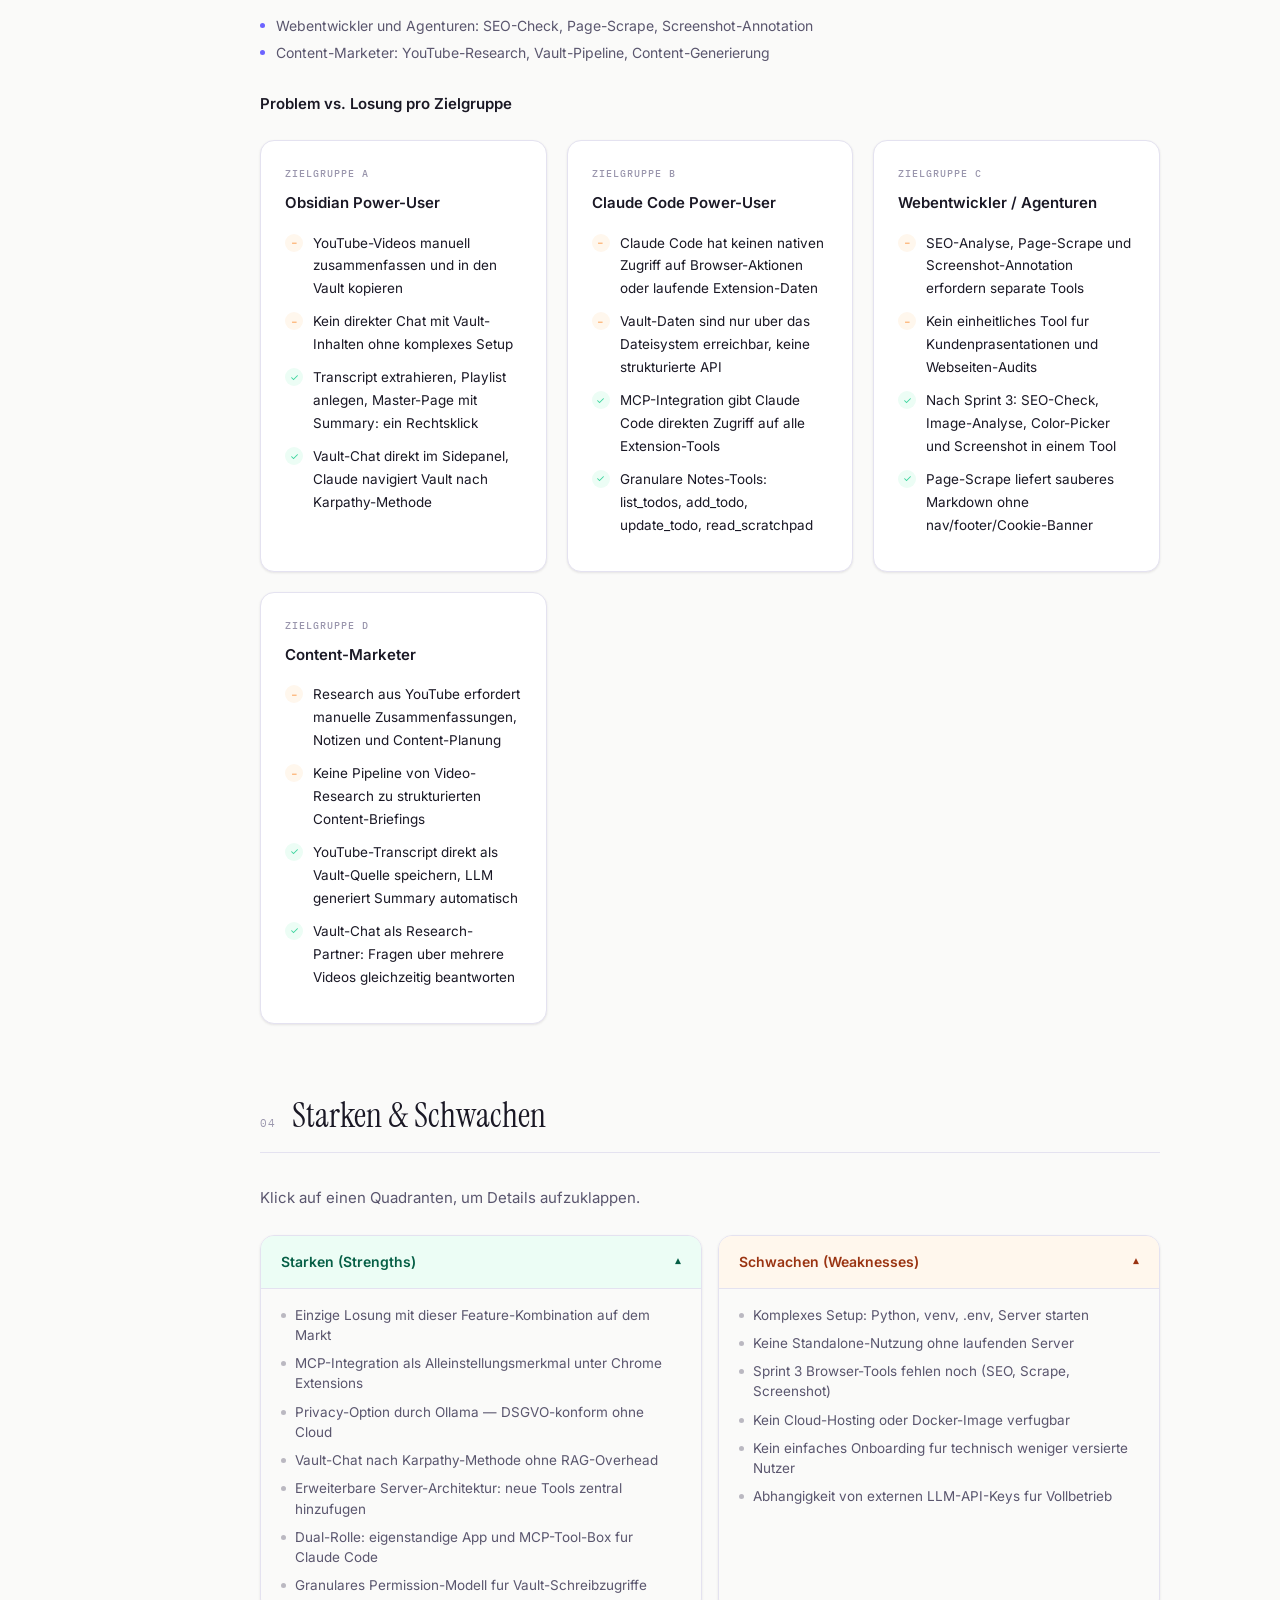
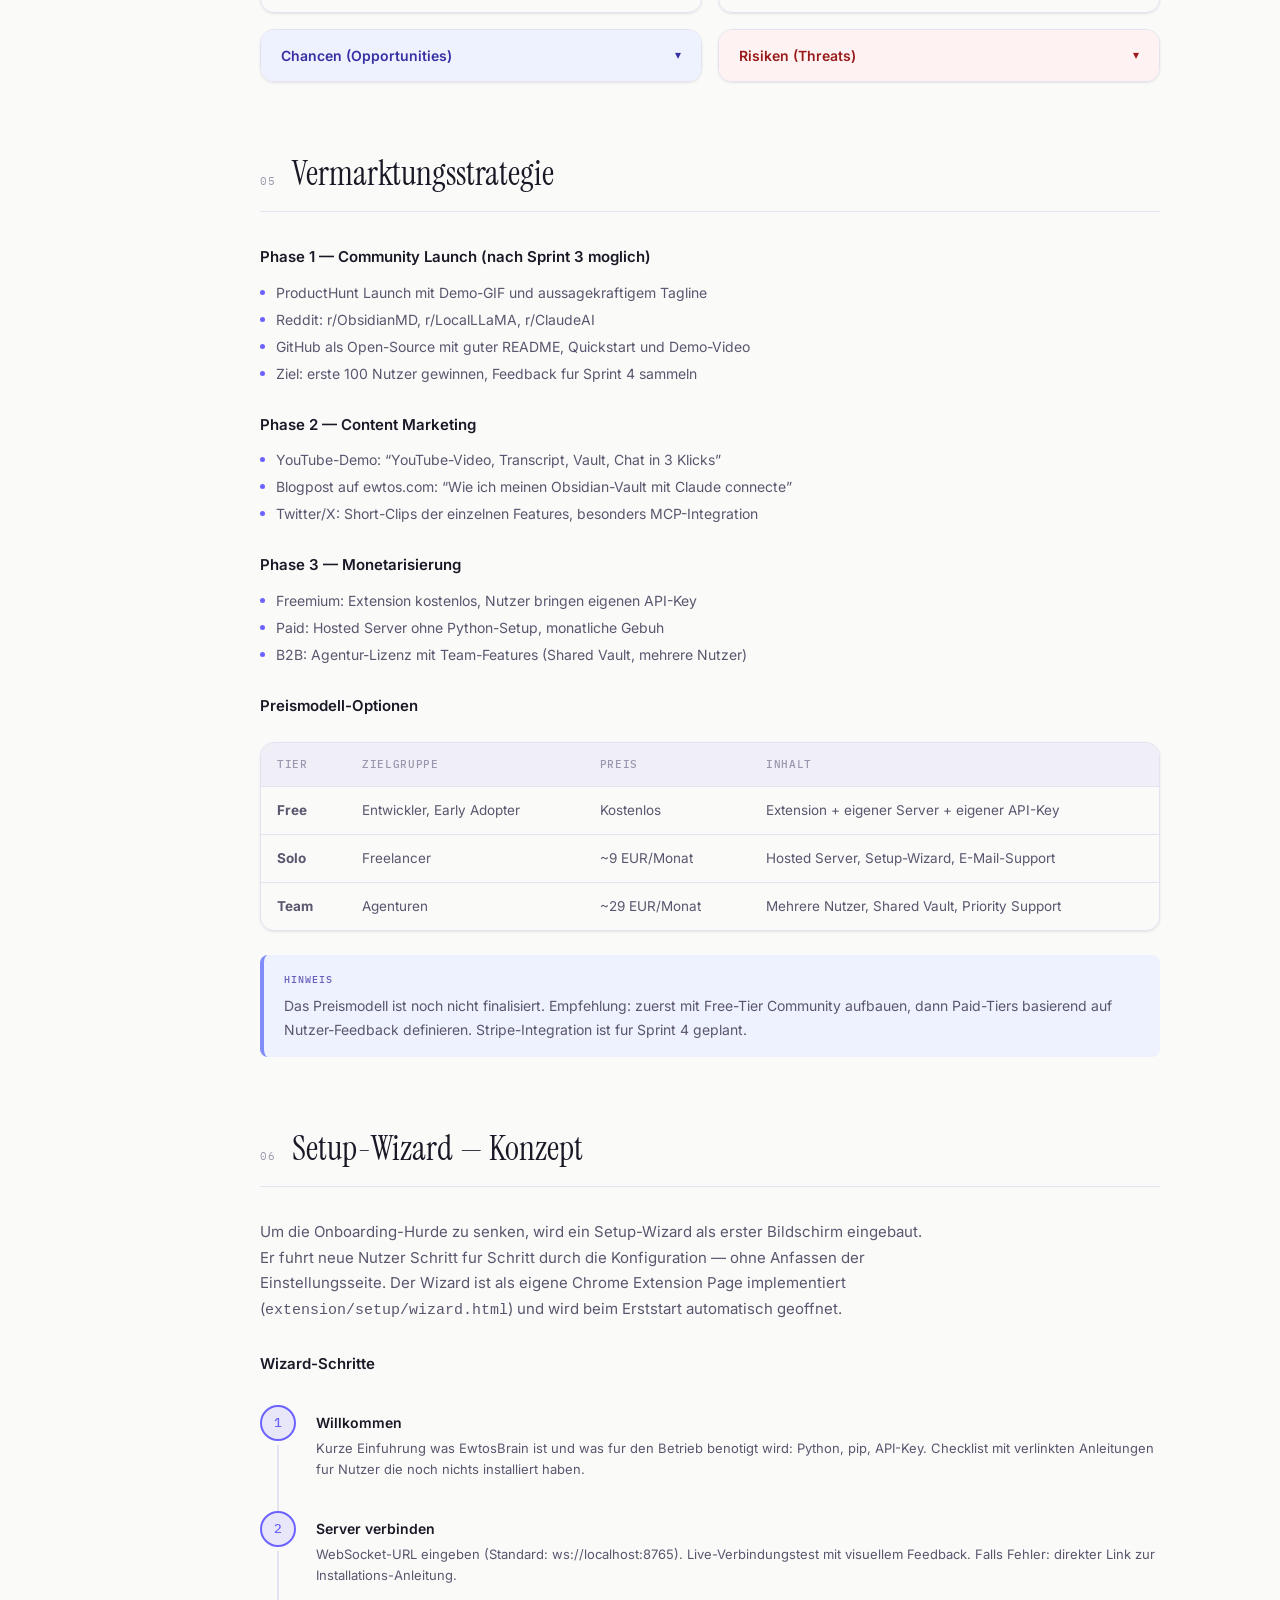
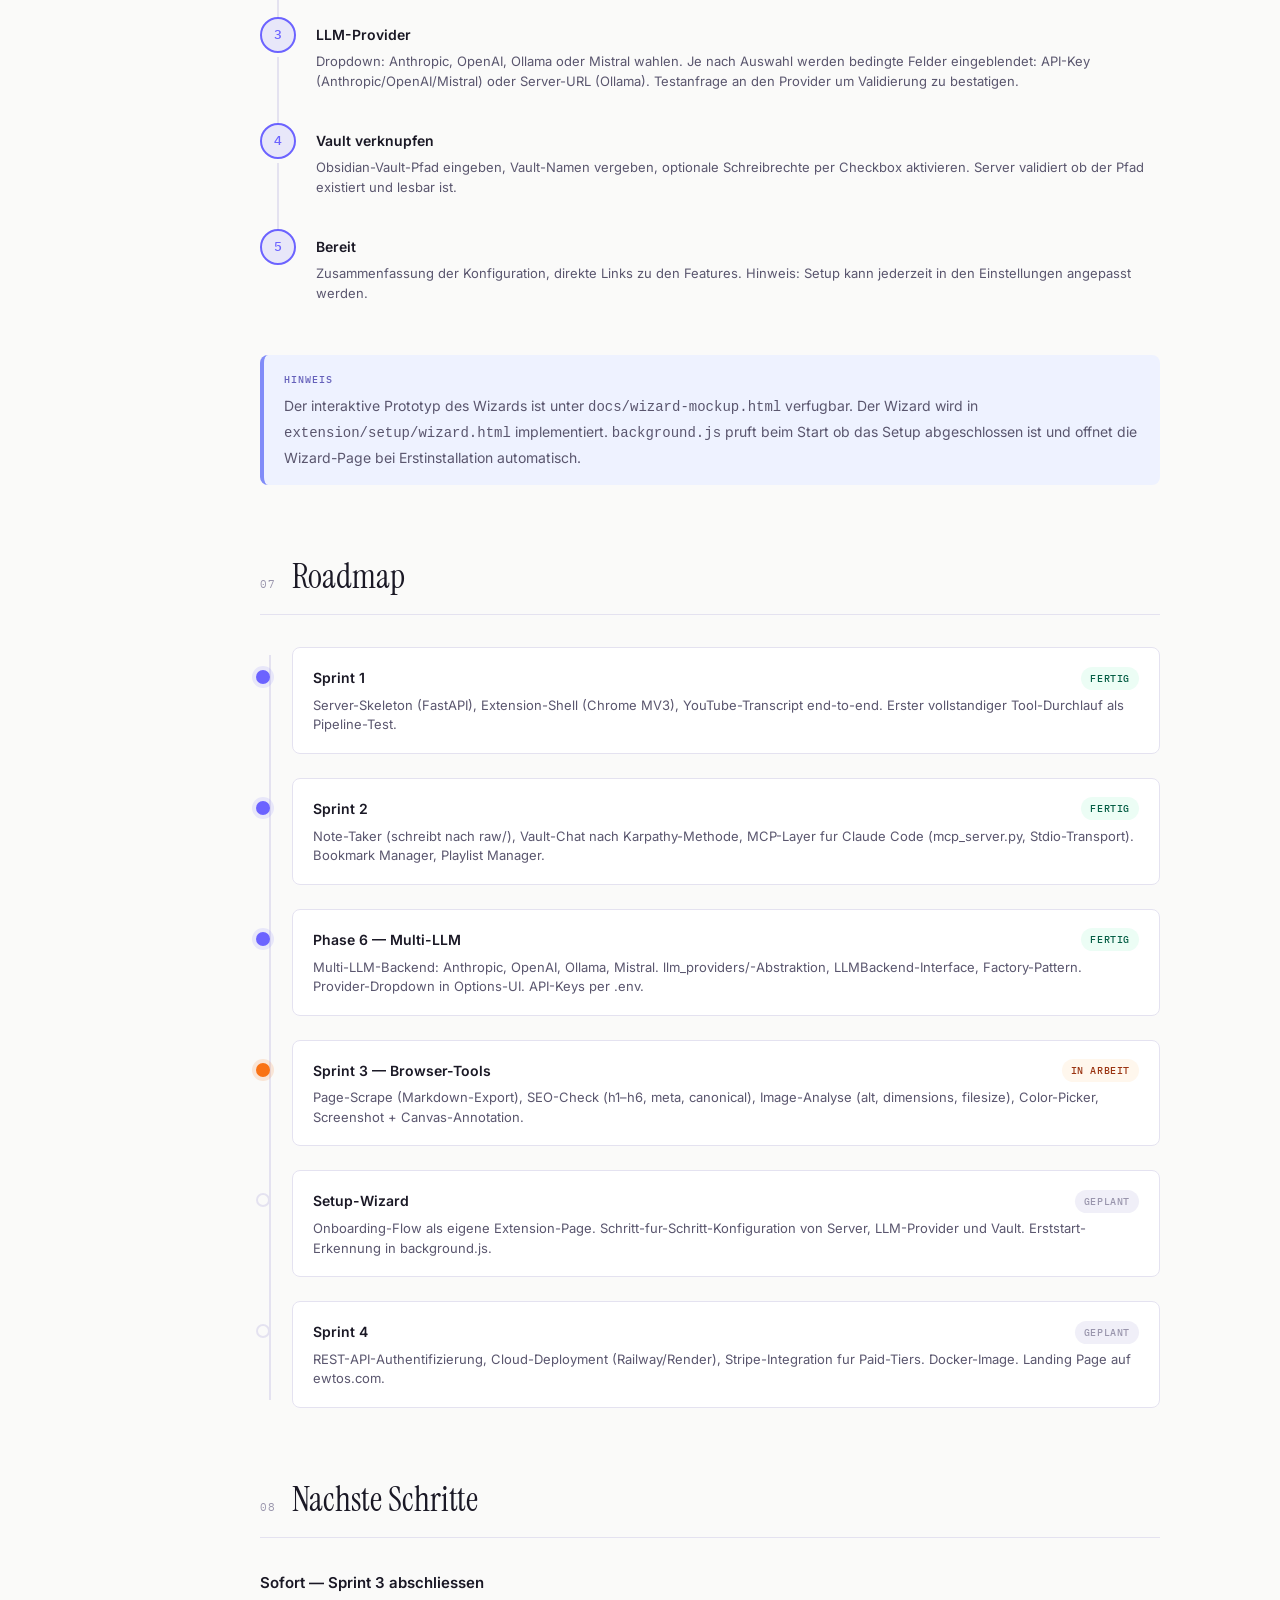
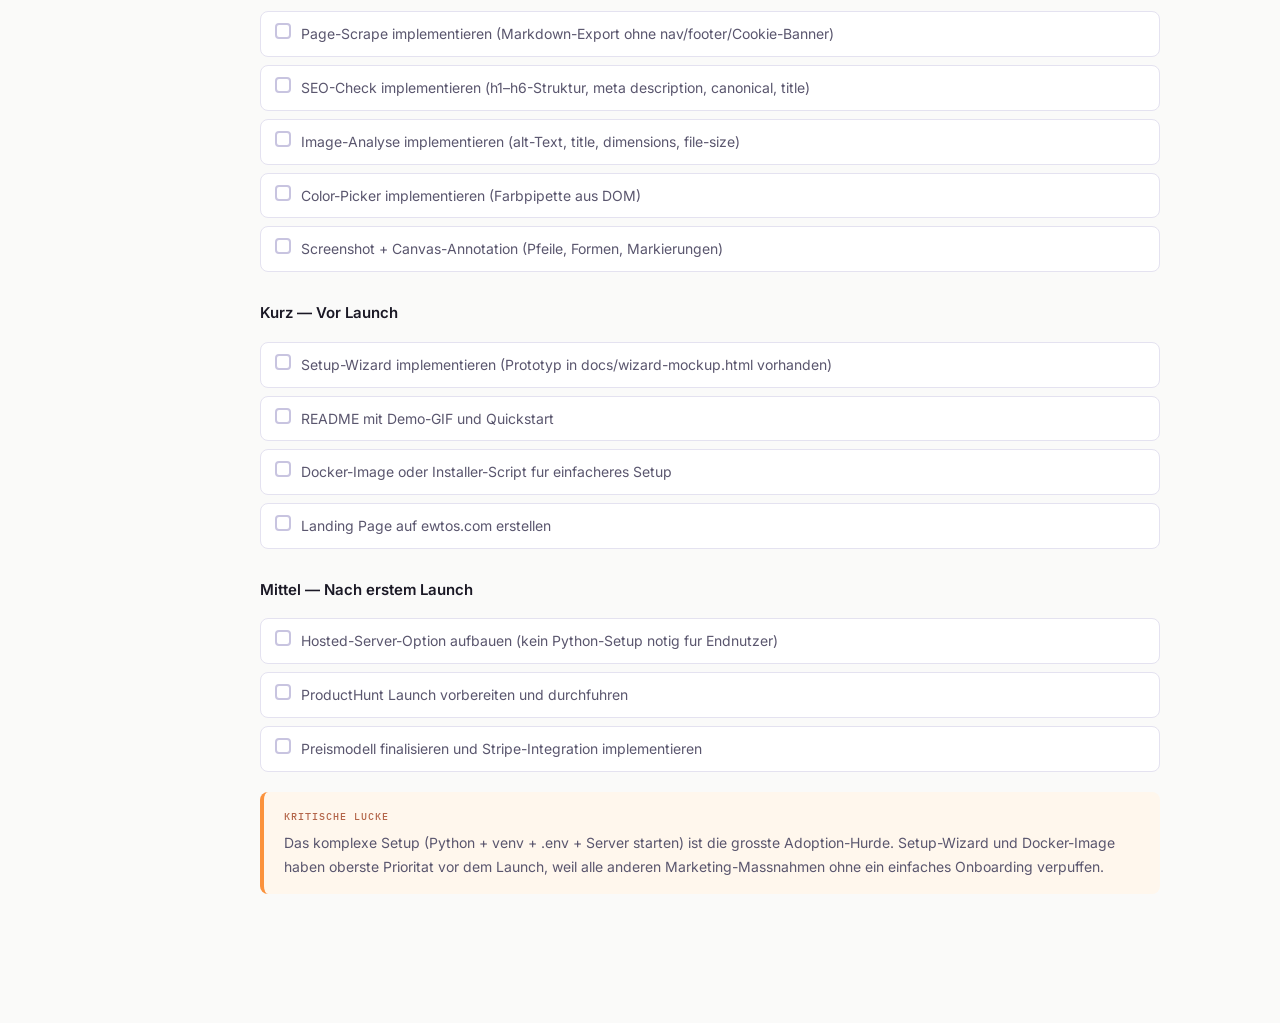
<file: docs/evaluation.html>
<!-- EwtosBrain Evaluation & Strategie — ewtos.com | Mai 2026 -->
<!DOCTYPE html>
<html lang="de" data-theme="light">
<head>
  <meta charset="UTF-8">
  <meta name="viewport" content="width=device-width, initial-scale=1.0">
  <title>EwtosBrain — Strategie & Evaluation | Mai 2026</title>
  <link rel="preconnect" href="https://fonts.googleapis.com">
  <link rel="preconnect" href="https://fonts.gstatic.com" crossorigin>
  <link href="https://fonts.googleapis.com/css2?family=Instrument+Serif:ital@0;1&family=IBM+Plex+Mono:wght@400;500&family=Inter:wght@300;400;500;600&display=swap" rel="stylesheet">

  <style>
    /* =============================================
       TOKENS & RESET
    ============================================= */
    :root {
      --accent: #6c63ff;
      --accent-dim: rgba(108, 99, 255, 0.12);
      --accent-glow: rgba(108, 99, 255, 0.25);

      --bg: #fafaf9;
      --bg-card: #ffffff;
      --bg-hover: #f4f3ff;
      --surface: #f0eff8;

      --text-primary: #1a1825;
      --text-secondary: #5a566e;
      --text-muted: #9a96ad;
      --text-inverse: #ffffff;

      --border: #e4e2f0;
      --border-strong: #c8c4e0;

      --sidebar-width: 220px;
      --content-max: 900px;
      --pad: 40px;

      --shadow-sm: 0 1px 3px rgba(26, 24, 37, 0.06), 0 1px 2px rgba(26, 24, 37, 0.04);
      --shadow-md: 0 4px 16px rgba(26, 24, 37, 0.08), 0 2px 6px rgba(26, 24, 37, 0.05);
      --shadow-accent: 0 4px 24px rgba(108, 99, 255, 0.18);

      --callout-info-bg: #eef2ff;
      --callout-info-border: #818cf8;
      --callout-info-text: #3730a3;

      --callout-strength-bg: #ecfdf5;
      --callout-strength-border: #34d399;
      --callout-strength-text: #065f46;

      --callout-gap-bg: #fff7ed;
      --callout-gap-border: #fb923c;
      --callout-gap-text: #9a3412;

      --radius: 8px;
      --radius-lg: 14px;

      --font-display: 'Instrument Serif', Georgia, serif;
      --font-body: 'Inter', system-ui, sans-serif;
      --font-mono: 'IBM Plex Mono', 'Courier New', monospace;

      --transition: 200ms cubic-bezier(0.4, 0, 0.2, 1);
    }

    [data-theme="dark"] {
      --bg: #111018;
      --bg-card: #1c1a2e;
      --bg-hover: #231f3a;
      --surface: #1c1a2e;

      --text-primary: #eae8f5;
      --text-secondary: #a09bb8;
      --text-muted: #5e5a75;
      --text-inverse: #111018;

      --border: #2c2840;
      --border-strong: #3d3760;

      --shadow-sm: 0 1px 3px rgba(0, 0, 0, 0.3), 0 1px 2px rgba(0, 0, 0, 0.2);
      --shadow-md: 0 4px 16px rgba(0, 0, 0, 0.35), 0 2px 6px rgba(0, 0, 0, 0.2);

      --callout-info-bg: #1e2040;
      --callout-info-border: #6366f1;
      --callout-info-text: #a5b4fc;

      --callout-strength-bg: #052e16;
      --callout-strength-border: #22c55e;
      --callout-strength-text: #86efac;

      --callout-gap-bg: #2d1a0a;
      --callout-gap-border: #f97316;
      --callout-gap-text: #fdba74;
    }

    *, *::before, *::after {
      box-sizing: border-box;
      margin: 0;
      padding: 0;
    }

    html {
      scroll-behavior: smooth;
      font-size: 16px;
    }

    body {
      background-color: var(--bg);
      color: var(--text-primary);
      font-family: var(--font-body);
      font-weight: 400;
      line-height: 1.7;
      transition: background-color var(--transition), color var(--transition);
    }

    /* =============================================
       LAYOUT
    ============================================= */
    .layout {
      display: flex;
      min-height: 100vh;
    }

    /* =============================================
       SIDEBAR
    ============================================= */
    .sidebar {
      width: var(--sidebar-width);
      flex-shrink: 0;
      position: sticky;
      top: 0;
      height: 100vh;
      overflow-y: auto;
      padding: 32px 16px 32px 24px;
      border-right: 1px solid var(--border);
      background: var(--bg-card);
      display: flex;
      flex-direction: column;
      gap: 8px;
    }

    .sidebar-brand {
      font-family: var(--font-mono);
      font-size: 11px;
      font-weight: 500;
      color: var(--accent);
      letter-spacing: 0.08em;
      text-transform: uppercase;
      margin-bottom: 24px;
      padding-bottom: 16px;
      border-bottom: 1px solid var(--border);
    }

    .sidebar nav {
      display: flex;
      flex-direction: column;
      gap: 2px;
      flex: 1;
    }

    .sidebar nav a {
      display: block;
      font-size: 13px;
      font-weight: 400;
      color: var(--text-secondary);
      text-decoration: none;
      padding: 7px 10px;
      border-radius: var(--radius);
      transition: all var(--transition);
      line-height: 1.4;
    }

    .sidebar nav a:hover {
      color: var(--accent);
      background: var(--accent-dim);
    }

    .sidebar nav a.active {
      color: var(--accent);
      background: var(--accent-dim);
      font-weight: 500;
    }

    .sidebar nav .nav-label {
      font-family: var(--font-mono);
      font-size: 10px;
      color: var(--text-muted);
      letter-spacing: 0.1em;
      text-transform: uppercase;
      padding: 12px 10px 4px;
      pointer-events: none;
    }

    /* Dark mode toggle in sidebar */
    .sidebar-footer {
      padding-top: 16px;
      border-top: 1px solid var(--border);
      margin-top: auto;
    }

    /* =============================================
       DARK MODE TOGGLE
    ============================================= */
    .theme-toggle {
      display: flex;
      align-items: center;
      gap: 8px;
      font-size: 12px;
      color: var(--text-muted);
      cursor: pointer;
      padding: 7px 10px;
      border-radius: var(--radius);
      border: none;
      background: transparent;
      width: 100%;
      font-family: var(--font-body);
      transition: all var(--transition);
    }

    .theme-toggle:hover {
      color: var(--text-primary);
      background: var(--surface);
    }

    .toggle-track {
      width: 32px;
      height: 18px;
      background: var(--border-strong);
      border-radius: 100px;
      position: relative;
      transition: background var(--transition);
      flex-shrink: 0;
    }

    [data-theme="dark"] .toggle-track {
      background: var(--accent);
    }

    .toggle-thumb {
      position: absolute;
      top: 2px;
      left: 2px;
      width: 14px;
      height: 14px;
      background: white;
      border-radius: 50%;
      transition: transform var(--transition);
      box-shadow: var(--shadow-sm);
    }

    [data-theme="dark"] .toggle-thumb {
      transform: translateX(14px);
    }

    /* =============================================
       MAIN CONTENT
    ============================================= */
    .main {
      flex: 1;
      min-width: 0;
      padding: 60px var(--pad);
      max-width: calc(var(--content-max) + var(--pad) * 2);
    }

    /* =============================================
       HEADER / TITELSEITE
    ============================================= */
    .doc-header {
      margin-bottom: 72px;
      padding-bottom: 48px;
      border-bottom: 2px solid var(--border);
    }

    .doc-meta {
      display: flex;
      align-items: center;
      gap: 16px;
      margin-bottom: 28px;
    }

    .doc-badge {
      font-family: var(--font-mono);
      font-size: 10px;
      font-weight: 500;
      letter-spacing: 0.1em;
      text-transform: uppercase;
      color: var(--accent);
      background: var(--accent-dim);
      border: 1px solid var(--accent-glow);
      padding: 4px 10px;
      border-radius: 100px;
    }

    .doc-date {
      font-family: var(--font-mono);
      font-size: 12px;
      color: var(--text-muted);
    }

    .doc-title {
      font-family: var(--font-display);
      font-size: clamp(42px, 6vw, 64px);
      font-weight: 400;
      line-height: 1.1;
      letter-spacing: -0.02em;
      color: var(--text-primary);
      margin-bottom: 12px;
    }

    .doc-title span {
      color: var(--accent);
    }

    .doc-subtitle {
      font-size: 18px;
      font-weight: 300;
      color: var(--text-secondary);
      margin-bottom: 24px;
      line-height: 1.5;
    }

    .doc-description {
      font-size: 15px;
      color: var(--text-secondary);
      max-width: 620px;
      line-height: 1.75;
      border-left: 3px solid var(--accent);
      padding-left: 20px;
    }

    .doc-author {
      margin-top: 24px;
      font-family: var(--font-mono);
      font-size: 12px;
      color: var(--text-muted);
    }

    .doc-author a {
      color: var(--accent);
      text-decoration: none;
    }

    /* =============================================
       SECTION
    ============================================= */
    .section {
      margin-bottom: 72px;
      scroll-margin-top: 32px;
    }

    .section-header {
      display: flex;
      align-items: baseline;
      gap: 16px;
      margin-bottom: 32px;
      padding-bottom: 16px;
      border-bottom: 1px solid var(--border);
    }

    .section-number {
      font-family: var(--font-mono);
      font-size: 11px;
      color: var(--text-muted);
      letter-spacing: 0.08em;
      padding-top: 2px;
      flex-shrink: 0;
    }

    .section h2 {
      font-family: var(--font-display);
      font-size: clamp(24px, 3.5vw, 34px);
      font-weight: 400;
      line-height: 1.2;
      color: var(--text-primary);
    }

    .section h3 {
      font-family: var(--font-body);
      font-size: 15px;
      font-weight: 600;
      color: var(--text-primary);
      margin-bottom: 12px;
      margin-top: 28px;
    }

    .section p {
      font-size: 15px;
      color: var(--text-secondary);
      margin-bottom: 16px;
      max-width: 680px;
    }

    /* =============================================
       TABLES
    ============================================= */
    .table-wrapper {
      overflow-x: auto;
      margin: 24px 0;
      border-radius: var(--radius-lg);
      border: 1px solid var(--border);
      box-shadow: var(--shadow-sm);
    }

    table {
      width: 100%;
      border-collapse: collapse;
      font-size: 13.5px;
    }

    thead {
      background: var(--surface);
    }

    thead th {
      font-family: var(--font-mono);
      font-size: 11px;
      font-weight: 500;
      letter-spacing: 0.06em;
      text-transform: uppercase;
      color: var(--text-muted);
      padding: 12px 16px;
      text-align: left;
      white-space: nowrap;
      border-bottom: 1px solid var(--border);
    }

    tbody td {
      padding: 12px 16px;
      border-bottom: 1px solid var(--border);
      color: var(--text-secondary);
      vertical-align: top;
    }

    tbody tr:last-child td {
      border-bottom: none;
    }

    tbody tr:hover td {
      background: var(--bg-hover);
    }

    tbody tr.highlight-row td {
      background: var(--accent-dim);
      color: var(--text-primary);
      font-weight: 500;
    }

    tbody tr.highlight-row td:first-child {
      border-left: 3px solid var(--accent);
      padding-left: 13px;
    }

    .check {
      color: var(--accent);
      font-weight: 700;
      font-size: 14px;
    }

    .cross {
      color: var(--text-muted);
      font-size: 14px;
    }

    /* =============================================
       CALLOUTS
    ============================================= */
    .callout {
      border-radius: var(--radius);
      padding: 16px 20px;
      margin: 20px 0;
      border-left: 4px solid;
      font-size: 14px;
    }

    .callout-label {
      font-family: var(--font-mono);
      font-size: 10px;
      font-weight: 500;
      letter-spacing: 0.1em;
      text-transform: uppercase;
      margin-bottom: 6px;
      opacity: 0.75;
    }

    .callout p {
      max-width: none;
      margin: 0;
      font-size: 14px;
    }

    .callout-info {
      background: var(--callout-info-bg);
      border-color: var(--callout-info-border);
      color: var(--callout-info-text);
    }

    .callout-strength {
      background: var(--callout-strength-bg);
      border-color: var(--callout-strength-border);
      color: var(--callout-strength-text);
    }

    .callout-gap {
      background: var(--callout-gap-bg);
      border-color: var(--callout-gap-border);
      color: var(--callout-gap-text);
    }

    /* =============================================
       PAIN POINT CARDS
    ============================================= */
    .card-grid {
      display: grid;
      grid-template-columns: repeat(auto-fit, minmax(280px, 1fr));
      gap: 20px;
      margin: 24px 0;
    }

    .pain-card {
      background: var(--bg-card);
      border: 1px solid var(--border);
      border-radius: var(--radius-lg);
      padding: 24px;
      box-shadow: var(--shadow-sm);
      transition: box-shadow var(--transition), transform var(--transition);
    }

    .pain-card:hover {
      box-shadow: var(--shadow-md);
      transform: translateY(-2px);
    }

    .pain-card-label {
      font-family: var(--font-mono);
      font-size: 10px;
      font-weight: 500;
      letter-spacing: 0.1em;
      text-transform: uppercase;
      color: var(--text-muted);
      margin-bottom: 8px;
    }

    .pain-card h4 {
      font-size: 15px;
      font-weight: 600;
      color: var(--text-primary);
      margin-bottom: 16px;
    }

    .pain-item {
      display: flex;
      gap: 10px;
      margin-bottom: 10px;
      font-size: 13.5px;
    }

    .pain-item-icon {
      width: 18px;
      height: 18px;
      border-radius: 50%;
      flex-shrink: 0;
      display: flex;
      align-items: center;
      justify-content: center;
      font-size: 10px;
      margin-top: 2px;
    }

    .icon-problem {
      background: var(--callout-gap-bg);
      color: var(--callout-gap-border);
    }

    .icon-solution {
      background: var(--callout-strength-bg);
      color: var(--callout-strength-border);
    }

    /* =============================================
       SWOT
    ============================================= */
    .swot-grid {
      display: grid;
      grid-template-columns: 1fr 1fr;
      gap: 16px;
      margin: 24px 0;
    }

    .swot-quadrant {
      border: 1px solid var(--border);
      border-radius: var(--radius-lg);
      overflow: hidden;
      box-shadow: var(--shadow-sm);
    }

    .swot-header {
      padding: 14px 20px;
      cursor: pointer;
      display: flex;
      justify-content: space-between;
      align-items: center;
      user-select: none;
      font-size: 14px;
      font-weight: 600;
      transition: background var(--transition);
    }

    .swot-header:hover {
      opacity: 0.9;
    }

    .swot-chevron {
      font-size: 12px;
      transition: transform var(--transition);
    }

    .swot-quadrant.open .swot-chevron {
      transform: rotate(180deg);
    }

    .swot-body {
      padding: 16px 20px;
      display: none;
      border-top: 1px solid var(--border);
    }

    .swot-quadrant.open .swot-body {
      display: block;
    }

    .swot-body ul {
      list-style: none;
      display: flex;
      flex-direction: column;
      gap: 8px;
    }

    .swot-body li {
      font-size: 13.5px;
      color: var(--text-secondary);
      padding-left: 14px;
      position: relative;
      line-height: 1.5;
    }

    .swot-body li::before {
      content: '';
      position: absolute;
      left: 0;
      top: 8px;
      width: 5px;
      height: 5px;
      border-radius: 50%;
      background: currentColor;
      opacity: 0.4;
    }

    .swot-s .swot-header { background: #ecfdf5; color: #065f46; }
    .swot-w .swot-header { background: #fff7ed; color: #9a3412; }
    .swot-o .swot-header { background: #eef2ff; color: #3730a3; }
    .swot-t .swot-header { background: #fef2f2; color: #991b1b; }

    [data-theme="dark"] .swot-s .swot-header { background: #052e16; color: #86efac; }
    [data-theme="dark"] .swot-w .swot-header { background: #2d1a0a; color: #fdba74; }
    [data-theme="dark"] .swot-o .swot-header { background: #1e2040; color: #a5b4fc; }
    [data-theme="dark"] .swot-t .swot-header { background: #2d0e0e; color: #fca5a5; }

    /* =============================================
       ROADMAP TIMELINE
    ============================================= */
    .roadmap {
      position: relative;
      padding-left: 32px;
      margin: 24px 0;
    }

    .roadmap::before {
      content: '';
      position: absolute;
      left: 9px;
      top: 8px;
      bottom: 8px;
      width: 2px;
      background: var(--border);
    }

    .roadmap-item {
      position: relative;
      margin-bottom: 24px;
      padding: 18px 20px;
      background: var(--bg-card);
      border: 1px solid var(--border);
      border-radius: var(--radius);
      transition: box-shadow var(--transition);
    }

    .roadmap-item:hover {
      box-shadow: var(--shadow-sm);
    }

    .roadmap-dot {
      position: absolute;
      left: -37px;
      top: 22px;
      width: 14px;
      height: 14px;
      border-radius: 50%;
      border: 2px solid var(--border);
      background: var(--bg);
    }

    .roadmap-item.done .roadmap-dot {
      background: var(--accent);
      border-color: var(--accent);
      box-shadow: 0 0 0 4px var(--accent-dim);
    }

    .roadmap-item.in-progress .roadmap-dot {
      background: #f97316;
      border-color: #f97316;
      box-shadow: 0 0 0 4px rgba(249, 115, 22, 0.15);
    }

    .roadmap-item-header {
      display: flex;
      align-items: center;
      justify-content: space-between;
      gap: 12px;
      margin-bottom: 6px;
    }

    .roadmap-title {
      font-weight: 600;
      font-size: 14px;
      color: var(--text-primary);
    }

    .roadmap-status {
      font-family: var(--font-mono);
      font-size: 10px;
      font-weight: 500;
      letter-spacing: 0.06em;
      text-transform: uppercase;
      padding: 3px 9px;
      border-radius: 100px;
      white-space: nowrap;
      flex-shrink: 0;
    }

    .status-done {
      background: var(--callout-strength-bg);
      color: var(--callout-strength-text);
    }

    .status-progress {
      background: var(--callout-gap-bg);
      color: var(--callout-gap-text);
    }

    .status-planned {
      background: var(--surface);
      color: var(--text-muted);
    }

    .roadmap-desc {
      font-size: 13px;
      color: var(--text-secondary);
      line-height: 1.5;
    }

    /* =============================================
       SETUP WIZARD STEPPER
    ============================================= */
    .stepper {
      margin: 28px 0;
    }

    .step {
      display: flex;
      gap: 20px;
      margin-bottom: 8px;
      position: relative;
    }

    .step:not(:last-child)::after {
      content: '';
      position: absolute;
      left: 17px;
      top: 40px;
      bottom: -8px;
      width: 2px;
      background: var(--border);
    }

    .step-number {
      width: 36px;
      height: 36px;
      border-radius: 50%;
      background: var(--accent-dim);
      border: 2px solid var(--accent);
      color: var(--accent);
      font-family: var(--font-mono);
      font-size: 13px;
      font-weight: 500;
      display: flex;
      align-items: center;
      justify-content: center;
      flex-shrink: 0;
    }

    .step-content {
      padding: 6px 0 24px;
    }

    .step-title {
      font-weight: 600;
      font-size: 14px;
      color: var(--text-primary);
      margin-bottom: 4px;
    }

    .step-desc {
      font-size: 13px;
      color: var(--text-secondary);
      line-height: 1.55;
    }

    /* =============================================
       CHECKLIST
    ============================================= */
    .checklist {
      list-style: none;
      margin: 16px 0;
      display: flex;
      flex-direction: column;
      gap: 8px;
    }

    .checklist li {
      display: flex;
      align-items: flex-start;
      gap: 10px;
      font-size: 14px;
      color: var(--text-secondary);
      padding: 10px 14px;
      border: 1px solid var(--border);
      border-radius: var(--radius);
      background: var(--bg-card);
      transition: background var(--transition), border-color var(--transition);
    }

    .checklist li:hover {
      background: var(--bg-hover);
      border-color: var(--accent-glow);
    }

    .checklist-box {
      width: 16px;
      height: 16px;
      border: 2px solid var(--border-strong);
      border-radius: 4px;
      flex-shrink: 0;
      margin-top: 1px;
    }

    /* =============================================
       MARKET INTRO
    ============================================= */
    .market-intro {
      font-size: 15px;
      color: var(--text-secondary);
      font-style: italic;
      margin-bottom: 8px;
    }

    /* =============================================
       GENERIC LIST
    ============================================= */
    .styled-ul {
      list-style: none;
      padding: 0;
      margin: 12px 0 20px;
      display: flex;
      flex-direction: column;
      gap: 6px;
    }

    .styled-ul li {
      font-size: 14px;
      color: var(--text-secondary);
      padding-left: 16px;
      position: relative;
      line-height: 1.5;
    }

    .styled-ul li::before {
      content: '';
      position: absolute;
      left: 0;
      top: 8px;
      width: 5px;
      height: 5px;
      border-radius: 50%;
      background: var(--accent);
    }

    /* =============================================
       PRINT STYLES
    ============================================= */
    @media print {
      .sidebar { display: none !important; }

      .main {
        max-width: 100%;
        padding: 20px;
      }

      body {
        font-size: 12pt;
        color: #000;
        background: #fff;
      }

      .doc-header {
        margin-bottom: 40px;
        page-break-after: avoid;
      }

      .section {
        page-break-inside: avoid;
        margin-bottom: 40px;
      }

      .section h2 {
        page-break-after: avoid;
      }

      .table-wrapper {
        page-break-inside: avoid;
        border: 1px solid #ccc;
        box-shadow: none;
      }

      .callout {
        border: 1px solid #ccc;
        background: #f9f9f9 !important;
        color: #000 !important;
      }

      .swot-body {
        display: block !important;
      }

      .swot-header {
        background: #f0f0f0 !important;
        color: #000 !important;
      }

      .pain-card {
        border: 1px solid #ccc;
        box-shadow: none;
        break-inside: avoid;
      }

      .roadmap-item {
        break-inside: avoid;
        border: 1px solid #ccc;
        box-shadow: none;
      }

      a { color: inherit; text-decoration: none; }

      .theme-toggle { display: none; }

      .doc-title { font-size: 28pt; }
    }

    /* =============================================
       RESPONSIVE — MOBILE
    ============================================= */
    @media (max-width: 768px) {
      .layout { flex-direction: column; }

      .sidebar {
        position: static;
        width: 100%;
        height: auto;
        border-right: none;
        border-bottom: 1px solid var(--border);
        padding: 20px 24px;
        flex-direction: row;
        flex-wrap: wrap;
        align-items: center;
        gap: 4px;
      }

      .sidebar-brand { margin-bottom: 0; padding-bottom: 0; border-bottom: none; }

      .sidebar nav {
        flex-direction: row;
        flex-wrap: wrap;
        gap: 4px;
      }

      .sidebar nav .nav-label { display: none; }

      .sidebar-footer { padding-top: 0; border-top: none; margin-top: 0; }

      .main { padding: 32px 20px; }

      .swot-grid { grid-template-columns: 1fr; }

      .card-grid { grid-template-columns: 1fr; }
    }
  </style>
</head>

<body>
  <div class="layout">

    <!-- SIDEBAR NAVIGATION -->
    <aside class="sidebar" id="sidebar">
      <div class="sidebar-brand">EwtosBrain</div>

      <nav id="nav-links">
        <span class="nav-label">Dokument</span>
        <a href="#header" data-section="header">Uberblick</a>

        <span class="nav-label">Analyse</span>
        <a href="#section-1" data-section="section-1">1 — Aktueller Stand</a>
        <a href="#section-2" data-section="section-2">2 — Marktanalyse</a>
        <a href="#section-3" data-section="section-3">3 — Zielgruppen</a>
        <a href="#section-4" data-section="section-4">4 — SWOT</a>

        <span class="nav-label">Strategie</span>
        <a href="#section-5" data-section="section-5">5 — Vermarktung</a>
        <a href="#section-6" data-section="section-6">6 — Setup-Wizard</a>
        <a href="#section-7" data-section="section-7">7 — Roadmap</a>
        <a href="#section-8" data-section="section-8">8 — Action Items</a>
      </nav>

      <div class="sidebar-footer">
        <button class="theme-toggle" id="theme-toggle" aria-label="Dark Mode umschalten">
          <div class="toggle-track">
            <div class="toggle-thumb"></div>
          </div>
          <span id="theme-label">Dark Mode</span>
        </button>
      </div>
    </aside>

    <!-- MAIN CONTENT -->
    <main class="main">

      <!-- HEADER / TITELSEITE -->
      <header class="doc-header" id="header">
        <div class="doc-meta">
          <span class="doc-badge">Strategiepapier</span>
          <span class="doc-date">Stand: Mai 2026</span>
        </div>
        <h1 class="doc-title"><span>EwtosBrain</span></h1>
        <p class="doc-subtitle">Chrome Extension + KI-Server &mdash; Strategie &amp; Evaluation</p>
        <p class="doc-description">
          Einheitlicher KI-Assistent fur tagliche Arbeit. Verbindet YouTube-Research, Obsidian-Vault-Chat und Multi-LLM-Support in einer Chrome Extension — mit eigenem Python-Server als Gehirn und optionaler Claude-Code-Integration uber das MCP-Protokoll.
        </p>
        <p class="doc-author">Autor: <a href="https://ewtos.com">ewtos.com</a> &nbsp;|&nbsp; Mai 2026</p>
      </header>

      <!-- SECTION 1 — AKTUELLER STAND -->
      <section class="section" id="section-1">
        <div class="section-header">
          <span class="section-number">01</span>
          <h2>Aktueller Stand &mdash; Was ist implementiert?</h2>
        </div>

        <h3>Vollstandig implementiert (end-to-end funktionsfahig)</h3>

        <div class="table-wrapper">
          <table>
            <thead>
              <tr>
                <th>Feature</th>
                <th>Was der Nutzer sieht</th>
                <th>Technisch</th>
              </tr>
            </thead>
            <tbody>
              <tr>
                <td><strong>Sidepanel UI</strong></td>
                <td>Tab-Navigation (Vault/Web/Code), Dark Mode, Connection-Status</td>
                <td>Chrome MV3, WebSocket-Bridge</td>
              </tr>
              <tr>
                <td><strong>YouTube Transcript</strong></td>
                <td>URL eingeben, Transcript extrahieren</td>
                <td>DOM-Injection via Content Script</td>
              </tr>
              <tr>
                <td><strong>Bookmark Manager</strong></td>
                <td>3 Modi: Rechtsklick, Multi-Tab-Shortcut, Text-als-Notiz</td>
                <td>HTTP POST an /tools/bookmarks</td>
              </tr>
              <tr>
                <td><strong>Notes &amp; Scratchpad</strong></td>
                <td>Textarea mit Auto-Save, Datei-Import, Export</td>
                <td>Debounced POST an Server</td>
              </tr>
              <tr>
                <td><strong>Todos</strong></td>
                <td>Checkbox-Toggle, Falligkeitsdatum, Overdue-Counter</td>
                <td>notes/todos.md</td>
              </tr>
              <tr>
                <td><strong>Playlist Manager</strong></td>
                <td>Rechtsklick YouTube, Playlist wahlen, Master-Page anlegen + Auto-Summary</td>
                <td>wiki/ Markdown-Files + Claude API</td>
              </tr>
              <tr>
                <td><strong>Vault Chat</strong></td>
                <td>Streaming-Chat, Claude navigiert Vault via Tool-Use</td>
                <td>SSE-Streaming, Anthropic API</td>
              </tr>
              <tr>
                <td><strong>Multi-LLM Backend</strong></td>
                <td>Anthropic, OpenAI, Ollama, Mistral konfigurierbar</td>
                <td>llm_providers/ Abstraktion</td>
              </tr>
              <tr>
                <td><strong>MCP-Integration</strong></td>
                <td>Claude Code kann Extension-Tools direkt nutzen</td>
                <td>mcp_server.py (Stdio)</td>
              </tr>
            </tbody>
          </table>
        </div>

        <h3>Noch nicht implementiert (im UI als &ldquo;bald&rdquo; markiert)</h3>

        <ul class="styled-ul">
          <li>Page-Scrape &mdash; Markdown-Export einer kompletten Webseite</li>
          <li>SEO-Check &mdash; h1&ndash;h6-Struktur, meta description, canonical, title</li>
          <li>Image-Analyse &mdash; alt-Text, dimensions, filesize</li>
          <li>Color-Picker &mdash; Farbpipette aus dem DOM</li>
          <li>Screenshot + Annotation &mdash; Canvas-Drawing mit Pfeilen, Formen, Markierungen</li>
        </ul>

        <div class="callout callout-info">
          <div class="callout-label">Architektur</div>
          <p>Chrome Extension (MV3) &larr;WebSocket&rarr; Python FastAPI-Server &larr;&rarr; LLM-Backends / Obsidian Vault. Server = Gehirn, Extension = Gesicht. Alle Chat-States, Tool-Definitionen und Vault-Logik leben am Server.</p>
        </div>
      </section>

      <!-- SECTION 2 — MARKTANALYSE -->
      <section class="section" id="section-2">
        <div class="section-header">
          <span class="section-number">02</span>
          <h2>Marktanalyse &mdash; Wettbewerber</h2>
        </div>

        <p class="market-intro">Kein direkter Konkurrent fur diese Feature-Kombination gefunden (Stand Mai 2026).</p>

        <p>Der Markt fur KI-Browser-Extensions ist fragmentiert: Einzelne Tools decken je eine Dimension gut ab, aber keine Losung kombiniert alle funf relevanten Dimensionen in einem zusammenhangenden Produkt.</p>

        <div class="table-wrapper">
          <table>
            <thead>
              <tr>
                <th>Tool</th>
                <th>Sidepanel Chat</th>
                <th>YT Transcript</th>
                <th>Vault / Obsidian</th>
                <th>Lokales LLM</th>
                <th>MCP</th>
              </tr>
            </thead>
            <tbody>
              <tr>
                <td>Sider AI</td>
                <td class="check">Ja</td>
                <td class="cross">Nein</td>
                <td class="cross">Nein</td>
                <td class="cross">Nein</td>
                <td class="cross">Nein</td>
              </tr>
              <tr>
                <td>Glasp</td>
                <td class="cross">Nein</td>
                <td class="check">Ja</td>
                <td class="cross">Nein</td>
                <td class="cross">Nein</td>
                <td class="cross">Nein</td>
              </tr>
              <tr>
                <td>Obsidian Web Clipper</td>
                <td class="cross">Nein</td>
                <td class="cross">Nein</td>
                <td class="check">Ja</td>
                <td class="cross">Nein</td>
                <td class="cross">Nein</td>
              </tr>
              <tr>
                <td>Lumos / Ollama Client</td>
                <td class="check">Ja</td>
                <td class="cross">Nein</td>
                <td class="cross">Nein</td>
                <td class="check">Ja</td>
                <td class="cross">Nein</td>
              </tr>
              <tr>
                <td>WRITER Enterprise</td>
                <td class="check">Ja</td>
                <td class="cross">Nein</td>
                <td class="cross">Nein</td>
                <td class="cross">Nein</td>
                <td class="cross">Nein</td>
              </tr>
              <tr class="highlight-row">
                <td><strong>EwtosBrain</strong></td>
                <td class="check"><strong>Ja</strong></td>
                <td class="check"><strong>Ja</strong></td>
                <td class="check"><strong>Ja</strong></td>
                <td class="check"><strong>Ja</strong></td>
                <td class="check"><strong>Ja</strong></td>
              </tr>
            </tbody>
          </table>
        </div>

        <h3>Identifizierte Marktlucken</h3>

        <div class="callout callout-strength">
          <div class="callout-label">Marktlucke 1</div>
          <p>Keine einheitliche Losung kombiniert alle funf Dimensionen: Chat, YouTube-Verarbeitung, Vault-Sync, lokale LLM-Unterstutzung und MCP-Integration.</p>
        </div>

        <div class="callout callout-strength">
          <div class="callout-label">Marktlucke 2</div>
          <p>Local-first-Betrieb mit Ollama ist stark unterversorgt. DSGVO-Anforderungen in Europa schaffen wachsende Nachfrage nach Losungen ohne Cloud-Abhangigkeit.</p>
        </div>

        <div class="callout callout-strength">
          <div class="callout-label">Marktlucke 3</div>
          <p>MCP-Integration existiert in keiner vergleichbaren Chrome Extension. Das Protokoll etabliert sich als Standard fur KI-Tool-Integration &mdash; First-Mover-Vorteil.</p>
        </div>

        <div class="callout callout-strength">
          <div class="callout-label">Marktlucke 4</div>
          <p>Agentur- und Power-User-Workflows (SEO-Check, Page-Scrape, Screenshot-Annotation) werden in keinem bestehenden Tool konsequent abgebildet.</p>
        </div>

        <div class="callout callout-strength">
          <div class="callout-label">Marktlucke 5</div>
          <p>Die YouTube-zu-Vault-Pipeline erfordert bei allen Wettbewerbern mehrere manuelle Schritte. EwtosBrain schliesst diesen Loop in einem Klick.</p>
        </div>
      </section>

      <!-- SECTION 3 — ZIELGRUPPEN -->
      <section class="section" id="section-3">
        <div class="section-header">
          <span class="section-number">03</span>
          <h2>Zielgruppen</h2>
        </div>

        <h3>Primaire Zielgruppe (heute)</h3>
        <ul class="styled-ul">
          <li>Obsidian-Nutzer, die YouTube systematisch als Wissensquelle nutzen</li>
          <li>Solo-Entwickler und Freelancer mit Karpathy-Style-Vault</li>
          <li>Claude-Code-Power-User, die ihren Vault direkt durchsuchen wollen</li>
        </ul>

        <h3>Sekundare Zielgruppe (nach Sprint 3)</h3>
        <ul class="styled-ul">
          <li>Webentwickler und Agenturen: SEO-Check, Page-Scrape, Screenshot-Annotation</li>
          <li>Content-Marketer: YouTube-Research, Vault-Pipeline, Content-Generierung</li>
        </ul>

        <h3>Problem vs. Losung pro Zielgruppe</h3>

        <div class="card-grid">
          <div class="pain-card">
            <div class="pain-card-label">Zielgruppe A</div>
            <h4>Obsidian Power-User</h4>
            <div class="pain-item">
              <div class="pain-item-icon icon-problem">&#x2212;</div>
              <span>YouTube-Videos manuell zusammenfassen und in den Vault kopieren</span>
            </div>
            <div class="pain-item">
              <div class="pain-item-icon icon-problem">&#x2212;</div>
              <span>Kein direkter Chat mit Vault-Inhalten ohne komplexes Setup</span>
            </div>
            <div class="pain-item">
              <div class="pain-item-icon icon-solution">&#x2713;</div>
              <span>Transcript extrahieren, Playlist anlegen, Master-Page mit Summary: ein Rechtsklick</span>
            </div>
            <div class="pain-item">
              <div class="pain-item-icon icon-solution">&#x2713;</div>
              <span>Vault-Chat direkt im Sidepanel, Claude navigiert Vault nach Karpathy-Methode</span>
            </div>
          </div>

          <div class="pain-card">
            <div class="pain-card-label">Zielgruppe B</div>
            <h4>Claude Code Power-User</h4>
            <div class="pain-item">
              <div class="pain-item-icon icon-problem">&#x2212;</div>
              <span>Claude Code hat keinen nativen Zugriff auf Browser-Aktionen oder laufende Extension-Daten</span>
            </div>
            <div class="pain-item">
              <div class="pain-item-icon icon-problem">&#x2212;</div>
              <span>Vault-Daten sind nur uber das Dateisystem erreichbar, keine strukturierte API</span>
            </div>
            <div class="pain-item">
              <div class="pain-item-icon icon-solution">&#x2713;</div>
              <span>MCP-Integration gibt Claude Code direkten Zugriff auf alle Extension-Tools</span>
            </div>
            <div class="pain-item">
              <div class="pain-item-icon icon-solution">&#x2713;</div>
              <span>Granulare Notes-Tools: list_todos, add_todo, update_todo, read_scratchpad</span>
            </div>
          </div>

          <div class="pain-card">
            <div class="pain-card-label">Zielgruppe C</div>
            <h4>Webentwickler / Agenturen</h4>
            <div class="pain-item">
              <div class="pain-item-icon icon-problem">&#x2212;</div>
              <span>SEO-Analyse, Page-Scrape und Screenshot-Annotation erfordern separate Tools</span>
            </div>
            <div class="pain-item">
              <div class="pain-item-icon icon-problem">&#x2212;</div>
              <span>Kein einheitliches Tool fur Kundenprasentationen und Webseiten-Audits</span>
            </div>
            <div class="pain-item">
              <div class="pain-item-icon icon-solution">&#x2713;</div>
              <span>Nach Sprint 3: SEO-Check, Image-Analyse, Color-Picker und Screenshot in einem Tool</span>
            </div>
            <div class="pain-item">
              <div class="pain-item-icon icon-solution">&#x2713;</div>
              <span>Page-Scrape liefert sauberes Markdown ohne nav/footer/Cookie-Banner</span>
            </div>
          </div>

          <div class="pain-card">
            <div class="pain-card-label">Zielgruppe D</div>
            <h4>Content-Marketer</h4>
            <div class="pain-item">
              <div class="pain-item-icon icon-problem">&#x2212;</div>
              <span>Research aus YouTube erfordert manuelle Zusammenfassungen, Notizen und Content-Planung</span>
            </div>
            <div class="pain-item">
              <div class="pain-item-icon icon-problem">&#x2212;</div>
              <span>Keine Pipeline von Video-Research zu strukturierten Content-Briefings</span>
            </div>
            <div class="pain-item">
              <div class="pain-item-icon icon-solution">&#x2713;</div>
              <span>YouTube-Transcript direkt als Vault-Quelle speichern, LLM generiert Summary automatisch</span>
            </div>
            <div class="pain-item">
              <div class="pain-item-icon icon-solution">&#x2713;</div>
              <span>Vault-Chat als Research-Partner: Fragen uber mehrere Videos gleichzeitig beantworten</span>
            </div>
          </div>
        </div>
      </section>

      <!-- SECTION 4 — SWOT -->
      <section class="section" id="section-4">
        <div class="section-header">
          <span class="section-number">04</span>
          <h2>Starken &amp; Schwachen</h2>
        </div>

        <p>Klick auf einen Quadranten, um Details aufzuklappen.</p>

        <div class="swot-grid">
          <!-- STARKEN -->
          <div class="swot-quadrant swot-s open">
            <div class="swot-header" onclick="toggleSwot(this)">
              Starken (Strengths)
              <span class="swot-chevron">&#x25BE;</span>
            </div>
            <div class="swot-body">
              <ul>
                <li>Einzige Losung mit dieser Feature-Kombination auf dem Markt</li>
                <li>MCP-Integration als Alleinstellungsmerkmal unter Chrome Extensions</li>
                <li>Privacy-Option durch Ollama &mdash; DSGVO-konform ohne Cloud</li>
                <li>Vault-Chat nach Karpathy-Methode ohne RAG-Overhead</li>
                <li>Erweiterbare Server-Architektur: neue Tools zentral hinzufugen</li>
                <li>Dual-Rolle: eigenstandige App und MCP-Tool-Box fur Claude Code</li>
                <li>Granulares Permission-Modell fur Vault-Schreibzugriffe</li>
              </ul>
            </div>
          </div>

          <!-- SCHWACHEN -->
          <div class="swot-quadrant swot-w open">
            <div class="swot-header" onclick="toggleSwot(this)">
              Schwachen (Weaknesses)
              <span class="swot-chevron">&#x25BE;</span>
            </div>
            <div class="swot-body">
              <ul>
                <li>Komplexes Setup: Python, venv, .env, Server starten</li>
                <li>Keine Standalone-Nutzung ohne laufenden Server</li>
                <li>Sprint 3 Browser-Tools fehlen noch (SEO, Scrape, Screenshot)</li>
                <li>Kein Cloud-Hosting oder Docker-Image verfugbar</li>
                <li>Kein einfaches Onboarding fur technisch weniger versierte Nutzer</li>
                <li>Abhangigkeit von externen LLM-API-Keys fur Vollbetrieb</li>
              </ul>
            </div>
          </div>

          <!-- CHANCEN -->
          <div class="swot-quadrant swot-o">
            <div class="swot-header" onclick="toggleSwot(this)">
              Chancen (Opportunities)
              <span class="swot-chevron">&#x25BE;</span>
            </div>
            <div class="swot-body">
              <ul>
                <li>Obsidian-Community ist technikaffin und adoptionsfreudig</li>
                <li>Local-LLM-Markt wachst durch DSGVO-Druck in Europa</li>
                <li>MCP wird zum Standard fur KI-Tool-Integration</li>
                <li>B2B-Agentur-Nische nach Sprint 3 erschliessbar</li>
                <li>Open-Source-Veroffentlichung kann organisch Community aufbauen</li>
                <li>Keine starke etablierte Konkurrenz in dieser Feature-Kombination</li>
              </ul>
            </div>
          </div>

          <!-- RISIKEN -->
          <div class="swot-quadrant swot-t">
            <div class="swot-header" onclick="toggleSwot(this)">
              Risiken (Threats)
              <span class="swot-chevron">&#x25BE;</span>
            </div>
            <div class="swot-body">
              <ul>
                <li>Chrome-Policy-Anderungen konnen Extension-APIs einschranken (MV3-Entwicklung)</li>
                <li>Grosse Player wie Sider AI konnten Vault-Integration nachbauen</li>
                <li>Python-Server-Abhangigkeit schreckt Non-Developer ab</li>
                <li>LLM-API-Kosten konnen bei intensiver Nutzung fur Nutzer unuberschaubar werden</li>
                <li>YouTube konnte DOM-Struktur andern und Transcript-Tool brechen</li>
              </ul>
            </div>
          </div>
        </div>
      </section>

      <!-- SECTION 5 — VERMARKTUNG -->
      <section class="section" id="section-5">
        <div class="section-header">
          <span class="section-number">05</span>
          <h2>Vermarktungsstrategie</h2>
        </div>

        <h3>Phase 1 &mdash; Community Launch (nach Sprint 3 moglich)</h3>
        <ul class="styled-ul">
          <li>ProductHunt Launch mit Demo-GIF und aussagekraftigem Tagline</li>
          <li>Reddit: r/ObsidianMD, r/LocalLLaMA, r/ClaudeAI</li>
          <li>GitHub als Open-Source mit guter README, Quickstart und Demo-Video</li>
          <li>Ziel: erste 100 Nutzer gewinnen, Feedback fur Sprint 4 sammeln</li>
        </ul>

        <h3>Phase 2 &mdash; Content Marketing</h3>
        <ul class="styled-ul">
          <li>YouTube-Demo: &ldquo;YouTube-Video, Transcript, Vault, Chat in 3 Klicks&rdquo;</li>
          <li>Blogpost auf ewtos.com: &ldquo;Wie ich meinen Obsidian-Vault mit Claude connecte&rdquo;</li>
          <li>Twitter/X: Short-Clips der einzelnen Features, besonders MCP-Integration</li>
        </ul>

        <h3>Phase 3 &mdash; Monetarisierung</h3>
        <ul class="styled-ul">
          <li>Freemium: Extension kostenlos, Nutzer bringen eigenen API-Key</li>
          <li>Paid: Hosted Server ohne Python-Setup, monatliche Gebuh</li>
          <li>B2B: Agentur-Lizenz mit Team-Features (Shared Vault, mehrere Nutzer)</li>
        </ul>

        <h3>Preismodell-Optionen</h3>

        <div class="table-wrapper">
          <table>
            <thead>
              <tr>
                <th>Tier</th>
                <th>Zielgruppe</th>
                <th>Preis</th>
                <th>Inhalt</th>
              </tr>
            </thead>
            <tbody>
              <tr>
                <td><strong>Free</strong></td>
                <td>Entwickler, Early Adopter</td>
                <td>Kostenlos</td>
                <td>Extension + eigener Server + eigener API-Key</td>
              </tr>
              <tr>
                <td><strong>Solo</strong></td>
                <td>Freelancer</td>
                <td>~9 EUR/Monat</td>
                <td>Hosted Server, Setup-Wizard, E-Mail-Support</td>
              </tr>
              <tr>
                <td><strong>Team</strong></td>
                <td>Agenturen</td>
                <td>~29 EUR/Monat</td>
                <td>Mehrere Nutzer, Shared Vault, Priority Support</td>
              </tr>
            </tbody>
          </table>
        </div>

        <div class="callout callout-info">
          <div class="callout-label">Hinweis</div>
          <p>Das Preismodell ist noch nicht finalisiert. Empfehlung: zuerst mit Free-Tier Community aufbauen, dann Paid-Tiers basierend auf Nutzer-Feedback definieren. Stripe-Integration ist fur Sprint 4 geplant.</p>
        </div>
      </section>

      <!-- SECTION 6 — SETUP WIZARD -->
      <section class="section" id="section-6">
        <div class="section-header">
          <span class="section-number">06</span>
          <h2>Setup-Wizard &mdash; Konzept</h2>
        </div>

        <p>Um die Onboarding-Hurde zu senken, wird ein Setup-Wizard als erster Bildschirm eingebaut. Er fuhrt neue Nutzer Schritt fur Schritt durch die Konfiguration &mdash; ohne Anfassen der Einstellungsseite. Der Wizard ist als eigene Chrome Extension Page implementiert (<code>extension/setup/wizard.html</code>) und wird beim Erststart automatisch geoffnet.</p>

        <h3>Wizard-Schritte</h3>

        <div class="stepper">
          <div class="step">
            <div class="step-number">1</div>
            <div class="step-content">
              <div class="step-title">Willkommen</div>
              <div class="step-desc">Kurze Einfuhrung was EwtosBrain ist und was fur den Betrieb benotigt wird: Python, pip, API-Key. Checklist mit verlinkten Anleitungen fur Nutzer die noch nichts installiert haben.</div>
            </div>
          </div>
          <div class="step">
            <div class="step-number">2</div>
            <div class="step-content">
              <div class="step-title">Server verbinden</div>
              <div class="step-desc">WebSocket-URL eingeben (Standard: ws://localhost:8765). Live-Verbindungstest mit visuellem Feedback. Falls Fehler: direkter Link zur Installations-Anleitung.</div>
            </div>
          </div>
          <div class="step">
            <div class="step-number">3</div>
            <div class="step-content">
              <div class="step-title">LLM-Provider</div>
              <div class="step-desc">Dropdown: Anthropic, OpenAI, Ollama oder Mistral wahlen. Je nach Auswahl werden bedingte Felder eingeblendet: API-Key (Anthropic/OpenAI/Mistral) oder Server-URL (Ollama). Testanfrage an den Provider um Validierung zu bestatigen.</div>
            </div>
          </div>
          <div class="step">
            <div class="step-number">4</div>
            <div class="step-content">
              <div class="step-title">Vault verknupfen</div>
              <div class="step-desc">Obsidian-Vault-Pfad eingeben, Vault-Namen vergeben, optionale Schreibrechte per Checkbox aktivieren. Server validiert ob der Pfad existiert und lesbar ist.</div>
            </div>
          </div>
          <div class="step">
            <div class="step-number">5</div>
            <div class="step-content">
              <div class="step-title">Bereit</div>
              <div class="step-desc">Zusammenfassung der Konfiguration, direkte Links zu den Features. Hinweis: Setup kann jederzeit in den Einstellungen angepasst werden.</div>
            </div>
          </div>
        </div>

        <div class="callout callout-info">
          <div class="callout-label">Hinweis</div>
          <p>Der interaktive Prototyp des Wizards ist unter <code>docs/wizard-mockup.html</code> verfugbar. Der Wizard wird in <code>extension/setup/wizard.html</code> implementiert. <code>background.js</code> pruft beim Start ob das Setup abgeschlossen ist und offnet die Wizard-Page bei Erstinstallation automatisch.</p>
        </div>
      </section>

      <!-- SECTION 7 — ROADMAP -->
      <section class="section" id="section-7">
        <div class="section-header">
          <span class="section-number">07</span>
          <h2>Roadmap</h2>
        </div>

        <div class="roadmap">
          <div class="roadmap-item done">
            <div class="roadmap-dot"></div>
            <div class="roadmap-item-header">
              <span class="roadmap-title">Sprint 1</span>
              <span class="roadmap-status status-done">Fertig</span>
            </div>
            <div class="roadmap-desc">Server-Skeleton (FastAPI), Extension-Shell (Chrome MV3), YouTube-Transcript end-to-end. Erster vollstandiger Tool-Durchlauf als Pipeline-Test.</div>
          </div>

          <div class="roadmap-item done">
            <div class="roadmap-dot"></div>
            <div class="roadmap-item-header">
              <span class="roadmap-title">Sprint 2</span>
              <span class="roadmap-status status-done">Fertig</span>
            </div>
            <div class="roadmap-desc">Note-Taker (schreibt nach raw/), Vault-Chat nach Karpathy-Methode, MCP-Layer fur Claude Code (mcp_server.py, Stdio-Transport). Bookmark Manager, Playlist Manager.</div>
          </div>

          <div class="roadmap-item done">
            <div class="roadmap-dot"></div>
            <div class="roadmap-item-header">
              <span class="roadmap-title">Phase 6 &mdash; Multi-LLM</span>
              <span class="roadmap-status status-done">Fertig</span>
            </div>
            <div class="roadmap-desc">Multi-LLM-Backend: Anthropic, OpenAI, Ollama, Mistral. llm_providers/-Abstraktion, LLMBackend-Interface, Factory-Pattern. Provider-Dropdown in Options-UI. API-Keys per .env.</div>
          </div>

          <div class="roadmap-item in-progress">
            <div class="roadmap-dot"></div>
            <div class="roadmap-item-header">
              <span class="roadmap-title">Sprint 3 &mdash; Browser-Tools</span>
              <span class="roadmap-status status-progress">In Arbeit</span>
            </div>
            <div class="roadmap-desc">Page-Scrape (Markdown-Export), SEO-Check (h1&ndash;h6, meta, canonical), Image-Analyse (alt, dimensions, filesize), Color-Picker, Screenshot + Canvas-Annotation.</div>
          </div>

          <div class="roadmap-item">
            <div class="roadmap-dot"></div>
            <div class="roadmap-item-header">
              <span class="roadmap-title">Setup-Wizard</span>
              <span class="roadmap-status status-planned">Geplant</span>
            </div>
            <div class="roadmap-desc">Onboarding-Flow als eigene Extension-Page. Schritt-fur-Schritt-Konfiguration von Server, LLM-Provider und Vault. Erststart-Erkennung in background.js.</div>
          </div>

          <div class="roadmap-item">
            <div class="roadmap-dot"></div>
            <div class="roadmap-item-header">
              <span class="roadmap-title">Sprint 4</span>
              <span class="roadmap-status status-planned">Geplant</span>
            </div>
            <div class="roadmap-desc">REST-API-Authentifizierung, Cloud-Deployment (Railway/Render), Stripe-Integration fur Paid-Tiers. Docker-Image. Landing Page auf ewtos.com.</div>
          </div>
        </div>
      </section>

      <!-- SECTION 8 — ACTION ITEMS -->
      <section class="section" id="section-8">
        <div class="section-header">
          <span class="section-number">08</span>
          <h2>Nachste Schritte</h2>
        </div>

        <h3>Sofort &mdash; Sprint 3 abschliessen</h3>
        <ul class="checklist">
          <li><div class="checklist-box"></div>Page-Scrape implementieren (Markdown-Export ohne nav/footer/Cookie-Banner)</li>
          <li><div class="checklist-box"></div>SEO-Check implementieren (h1&ndash;h6-Struktur, meta description, canonical, title)</li>
          <li><div class="checklist-box"></div>Image-Analyse implementieren (alt-Text, title, dimensions, file-size)</li>
          <li><div class="checklist-box"></div>Color-Picker implementieren (Farbpipette aus DOM)</li>
          <li><div class="checklist-box"></div>Screenshot + Canvas-Annotation (Pfeile, Formen, Markierungen)</li>
        </ul>

        <h3>Kurz &mdash; Vor Launch</h3>
        <ul class="checklist">
          <li><div class="checklist-box"></div>Setup-Wizard implementieren (Prototyp in docs/wizard-mockup.html vorhanden)</li>
          <li><div class="checklist-box"></div>README mit Demo-GIF und Quickstart</li>
          <li><div class="checklist-box"></div>Docker-Image oder Installer-Script fur einfacheres Setup</li>
          <li><div class="checklist-box"></div>Landing Page auf ewtos.com erstellen</li>
        </ul>

        <h3>Mittel &mdash; Nach erstem Launch</h3>
        <ul class="checklist">
          <li><div class="checklist-box"></div>Hosted-Server-Option aufbauen (kein Python-Setup notig fur Endnutzer)</li>
          <li><div class="checklist-box"></div>ProductHunt Launch vorbereiten und durchfuhren</li>
          <li><div class="checklist-box"></div>Preismodell finalisieren und Stripe-Integration implementieren</li>
        </ul>

        <div class="callout callout-gap">
          <div class="callout-label">Kritische Lucke</div>
          <p>Das komplexe Setup (Python + venv + .env + Server starten) ist die grosste Adoption-Hurde. Setup-Wizard und Docker-Image haben oberste Prioritat vor dem Launch, weil alle anderen Marketing-Massnahmen ohne ein einfaches Onboarding verpuffen.</p>
        </div>
      </section>

    </main>
  </div>

  <script>
    // Dark Mode Toggle
    (function () {
      const root = document.documentElement;
      const toggle = document.getElementById('theme-toggle');
      const label = document.getElementById('theme-label');

      function setTheme(dark) {
        root.setAttribute('data-theme', dark ? 'dark' : 'light');
        label.textContent = dark ? 'Light Mode' : 'Dark Mode';
        try { localStorage.setItem('ewtosbrain-theme', dark ? 'dark' : 'light'); } catch (e) {}
      }

      // Load saved preference
      let saved = null;
      try { saved = localStorage.getItem('ewtosbrain-theme'); } catch (e) {}
      if (saved === 'dark') {
        setTheme(true);
      } else if (!saved && window.matchMedia('(prefers-color-scheme: dark)').matches) {
        setTheme(true);
      }

      toggle.addEventListener('click', function () {
        const isDark = root.getAttribute('data-theme') === 'dark';
        setTheme(!isDark);
      });
    })();

    // SWOT Toggle
    function toggleSwot(header) {
      const quadrant = header.closest('.swot-quadrant');
      quadrant.classList.toggle('open');
    }

    // Active Nav Link on Scroll
    (function () {
      const sections = document.querySelectorAll('.section, .doc-header');
      const links = document.querySelectorAll('#nav-links a[data-section]');

      if (!sections.length || !links.length) return;

      const observer = new IntersectionObserver(
        (entries) => {
          entries.forEach((entry) => {
            if (entry.isIntersecting) {
              const id = entry.target.id;
              links.forEach((link) => {
                link.classList.toggle('active', link.dataset.section === id);
              });
            }
          });
        },
        { rootMargin: '-20% 0px -70% 0px' }
      );

      sections.forEach((s) => observer.observe(s));
    })();
  </script>
</body>
</html>
</file>
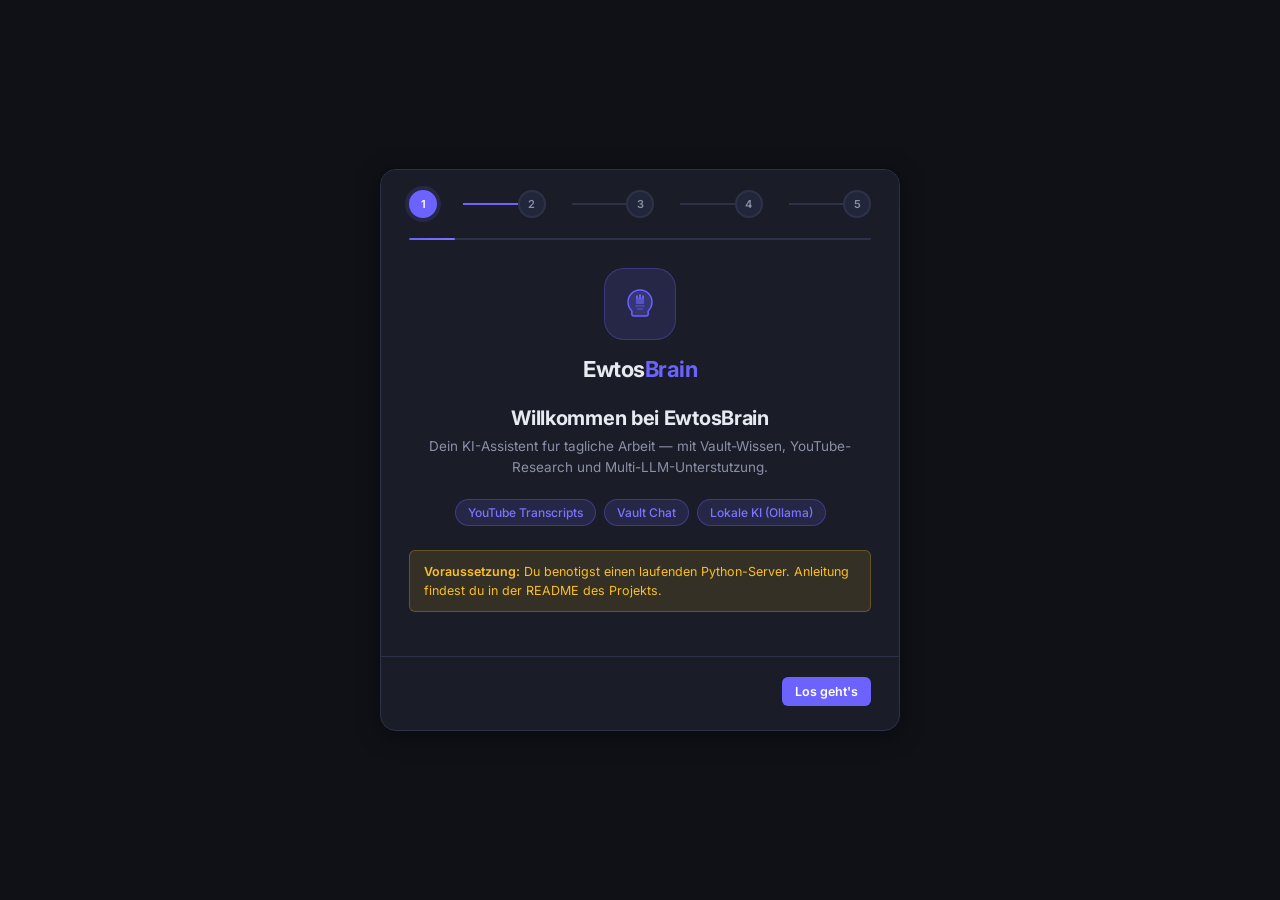
<file: docs/wizard-mockup.html>
<!-- EwtosBrain Setup Wizard Mockup — ewtos.com -->
<!DOCTYPE html>
<html lang="de">
<head>
  <meta charset="UTF-8">
  <meta name="viewport" content="width=device-width, initial-scale=1.0">
  <title>EwtosBrain — Setup Wizard</title>
  <link rel="preconnect" href="https://fonts.googleapis.com">
  <link rel="preconnect" href="https://fonts.gstatic.com" crossorigin>
  <link href="https://fonts.googleapis.com/css2?family=Inter:wght@400;500;600;700&display=swap" rel="stylesheet">
  <style>
    /* ── Custom Properties ──────────────────────────────────────── */
    :root {
      --bg:           #0f1117;
      --surface:      #1a1d27;
      --surface-2:    #22263a;
      --surface-3:    #2a2f47;
      --border:       #2e3248;
      --border-focus: #6c63ff;
      --accent:       #6c63ff;
      --accent-hover: #7c73ff;
      --accent-soft:  rgba(108, 99, 255, 0.15);
      --text:         #e8eaf2;
      --text-muted:   #8b90a8;
      --text-dim:     #5c6080;
      --success:      #3ecf8e;
      --success-soft: rgba(62, 207, 142, 0.12);
      --error:        #f87171;
      --error-soft:   rgba(248, 113, 113, 0.12);
      --warning-soft: rgba(251, 191, 36, 0.12);
      --warning:      #fbbf24;
      --radius:       10px;
      --radius-sm:    6px;
      --transition:   220ms cubic-bezier(0.4, 0, 0.2, 1);
      --shadow:       0 4px 24px rgba(0, 0, 0, 0.4);
    }

    /* ── Reset ──────────────────────────────────────────────────── */
    *, *::before, *::after { box-sizing: border-box; margin: 0; padding: 0; }

    /* ── Base ───────────────────────────────────────────────────── */
    body {
      font-family: 'Inter', system-ui, -apple-system, sans-serif;
      background: var(--bg);
      color: var(--text);
      min-height: 100vh;
      display: flex;
      flex-direction: column;
      align-items: center;
      justify-content: center;
      padding: 24px 16px;
    }

    /* ── Card ───────────────────────────────────────────────────── */
    .wizard-card {
      width: 100%;
      max-width: 520px;
      background: var(--surface);
      border: 1px solid var(--border);
      border-radius: 16px;
      box-shadow: var(--shadow);
      overflow: hidden;
    }

    /* ── Progress Bar ───────────────────────────────────────────── */
    .progress-header {
      padding: 20px 28px 0;
      background: var(--surface);
    }

    .step-track {
      display: flex;
      align-items: center;
      gap: 0;
      margin-bottom: 20px;
    }

    .step-item {
      display: flex;
      align-items: center;
      flex: 1;
    }

    .step-item:last-child { flex: 0; }

    .step-dot {
      width: 28px;
      height: 28px;
      border-radius: 50%;
      background: var(--surface-2);
      border: 2px solid var(--border);
      display: flex;
      align-items: center;
      justify-content: center;
      font-size: 11px;
      font-weight: 600;
      color: var(--text-muted);
      flex-shrink: 0;
      transition: background var(--transition), border-color var(--transition), color var(--transition);
      position: relative;
      z-index: 1;
    }

    .step-dot.active {
      background: var(--accent);
      border-color: var(--accent);
      color: #fff;
      box-shadow: 0 0 0 4px var(--accent-soft);
    }

    .step-dot.done {
      background: var(--success);
      border-color: var(--success);
      color: #fff;
    }

    .step-dot.done::after {
      content: '';
      position: absolute;
      width: 6px;
      height: 10px;
      border-right: 2px solid #fff;
      border-bottom: 2px solid #fff;
      transform: rotate(45deg) translate(-1px, -1px);
    }

    .step-dot.done span { display: none; }

    .step-connector {
      flex: 1;
      height: 2px;
      background: var(--border);
      transition: background var(--transition);
    }

    .step-connector.done { background: var(--success); }
    .step-connector.active { background: var(--accent); }

    .step-labels {
      display: flex;
      justify-content: space-between;
      margin-top: -12px;
      margin-bottom: 4px;
      padding: 0 0;
    }

    .step-label {
      font-size: 10px;
      color: var(--text-dim);
      font-weight: 500;
      text-align: center;
      width: 28px;
      white-space: nowrap;
      overflow: hidden;
      transition: color var(--transition);
    }

    .step-label.active { color: var(--accent); }
    .step-label.done   { color: var(--success); }

    .progress-bar-wrap {
      height: 2px;
      background: var(--border);
      border-radius: 2px;
      overflow: hidden;
    }

    .progress-bar-fill {
      height: 100%;
      background: linear-gradient(90deg, var(--accent), var(--accent-hover));
      border-radius: 2px;
      transition: width 400ms cubic-bezier(0.4, 0, 0.2, 1);
    }

    /* ── Step Content ───────────────────────────────────────────── */
    .step-content-wrap {
      position: relative;
      overflow: hidden;
    }

    .step {
      display: none;
      padding: 28px 28px 24px;
      animation: stepIn 280ms cubic-bezier(0.4, 0, 0.2, 1) both;
    }

    .step.active { display: block; }

    @keyframes stepIn {
      from { opacity: 0; transform: translateX(18px); }
      to   { opacity: 1; transform: translateX(0); }
    }

    @keyframes stepInBack {
      from { opacity: 0; transform: translateX(-18px); }
      to   { opacity: 1; transform: translateX(0); }
    }

    .step.back-anim { animation-name: stepInBack; }

    /* ── Typography ─────────────────────────────────────────────── */
    .step-headline {
      font-size: 20px;
      font-weight: 700;
      color: var(--text);
      margin-bottom: 6px;
      letter-spacing: -0.3px;
    }

    .step-subtext {
      font-size: 13.5px;
      color: var(--text-muted);
      line-height: 1.6;
      margin-bottom: 20px;
    }

    /* ── Brain Logo ─────────────────────────────────────────────── */
    .logo-wrap {
      display: flex;
      flex-direction: column;
      align-items: center;
      margin-bottom: 24px;
    }

    .logo-icon {
      width: 72px;
      height: 72px;
      background: var(--accent-soft);
      border-radius: 20px;
      display: flex;
      align-items: center;
      justify-content: center;
      margin-bottom: 16px;
      border: 1px solid rgba(108, 99, 255, 0.3);
    }

    .logo-wordmark {
      font-size: 22px;
      font-weight: 700;
      letter-spacing: -0.5px;
      color: var(--text);
    }

    .logo-wordmark span { color: var(--accent); }

    /* ── Feature Pills ──────────────────────────────────────────── */
    .pill-row {
      display: flex;
      gap: 8px;
      flex-wrap: wrap;
      margin-bottom: 20px;
    }

    .pill {
      background: var(--surface-2);
      border: 1px solid var(--border);
      border-radius: 100px;
      padding: 5px 12px;
      font-size: 12px;
      font-weight: 500;
      color: var(--text-muted);
    }

    .pill.accent {
      background: var(--accent-soft);
      border-color: rgba(108, 99, 255, 0.35);
      color: var(--accent-hover);
    }

    /* ── Info Boxes ─────────────────────────────────────────────── */
    .info-box {
      background: var(--warning-soft);
      border: 1px solid rgba(251, 191, 36, 0.25);
      border-radius: var(--radius-sm);
      padding: 11px 14px;
      font-size: 12.5px;
      color: var(--warning);
      line-height: 1.55;
      margin-bottom: 20px;
    }

    .info-box.neutral {
      background: var(--surface-2);
      border-color: var(--border);
      color: var(--text-muted);
    }

    .info-box.success {
      background: var(--success-soft);
      border-color: rgba(62, 207, 142, 0.3);
      color: var(--success);
    }

    .info-box strong {
      color: inherit;
      font-weight: 600;
    }

    /* ── Form Controls ──────────────────────────────────────────── */
    .field-group {
      margin-bottom: 14px;
    }

    .field-label {
      display: block;
      font-size: 12px;
      font-weight: 600;
      color: var(--text-muted);
      text-transform: uppercase;
      letter-spacing: 0.5px;
      margin-bottom: 6px;
    }

    .field-input {
      width: 100%;
      background: var(--surface-2);
      border: 1px solid var(--border);
      border-radius: var(--radius-sm);
      padding: 9px 12px;
      font-size: 13.5px;
      font-family: inherit;
      color: var(--text);
      outline: none;
      transition: border-color var(--transition), box-shadow var(--transition);
    }

    .field-input::placeholder { color: var(--text-dim); }

    .field-input:focus {
      border-color: var(--border-focus);
      box-shadow: 0 0 0 3px var(--accent-soft);
    }

    select.field-input {
      cursor: pointer;
      appearance: none;
      background-image: url("data:image/svg+xml,%3Csvg xmlns='http://www.w3.org/2000/svg' width='12' height='12' viewBox='0 0 24 24' fill='none' stroke='%238b90a8' stroke-width='2.5'%3E%3Cpolyline points='6 9 12 15 18 9'/%3E%3C/svg%3E");
      background-repeat: no-repeat;
      background-position: right 12px center;
      padding-right: 32px;
    }

    .field-hint {
      font-size: 11.5px;
      color: var(--text-dim);
      margin-top: 5px;
      line-height: 1.5;
    }

    /* ── Connection Test ────────────────────────────────────────── */
    .conn-row {
      display: flex;
      gap: 8px;
      align-items: flex-start;
      margin-bottom: 12px;
    }

    .conn-row .field-input { flex: 1; }

    .status-row {
      display: flex;
      align-items: center;
      gap: 8px;
      padding: 10px 14px;
      background: var(--surface-2);
      border: 1px solid var(--border);
      border-radius: var(--radius-sm);
      margin-bottom: 16px;
      min-height: 40px;
    }

    .status-dot {
      width: 8px;
      height: 8px;
      border-radius: 50%;
      background: var(--text-dim);
      flex-shrink: 0;
      transition: background var(--transition);
    }

    .status-dot.connecting { background: var(--warning); animation: pulse 1s infinite; }
    .status-dot.ok         { background: var(--success); }
    .status-dot.error      { background: var(--error); }

    @keyframes pulse {
      0%, 100% { opacity: 1; }
      50%       { opacity: 0.4; }
    }

    .status-text {
      font-size: 13px;
      color: var(--text-muted);
    }

    .status-text.ok    { color: var(--success); }
    .status-text.error { color: var(--error); }

    /* ── Provider Cards ─────────────────────────────────────────── */
    .provider-grid {
      display: grid;
      grid-template-columns: 1fr 1fr;
      gap: 8px;
      margin-bottom: 16px;
    }

    .provider-card {
      background: var(--surface-2);
      border: 2px solid var(--border);
      border-radius: var(--radius);
      padding: 14px 12px;
      cursor: pointer;
      transition: border-color var(--transition), background var(--transition);
      position: relative;
    }

    .provider-card:hover {
      border-color: var(--border-focus);
      background: var(--surface-3);
    }

    .provider-card.selected {
      border-color: var(--accent);
      background: var(--accent-soft);
    }

    .provider-card-name {
      font-size: 13.5px;
      font-weight: 600;
      color: var(--text);
      margin-bottom: 3px;
    }

    .provider-card-desc {
      font-size: 11.5px;
      color: var(--text-muted);
      line-height: 1.45;
    }

    .provider-badge {
      position: absolute;
      top: 8px;
      right: 8px;
      background: var(--success-soft);
      border: 1px solid rgba(62, 207, 142, 0.3);
      color: var(--success);
      font-size: 10px;
      font-weight: 600;
      padding: 2px 7px;
      border-radius: 100px;
    }

    .provider-badge.rec {
      background: var(--accent-soft);
      border-color: rgba(108, 99, 255, 0.35);
      color: var(--accent-hover);
    }

    /* ── Provider Fields ────────────────────────────────────────── */
    .provider-field-wrap { margin-bottom: 14px; }

    .api-key-row {
      display: flex;
      gap: 8px;
      align-items: center;
    }

    .api-key-row .field-input { flex: 1; }

    .link-sm {
      font-size: 11.5px;
      color: var(--accent);
      text-decoration: none;
      white-space: nowrap;
      flex-shrink: 0;
    }

    .link-sm:hover { text-decoration: underline; }

    /* ── Checkbox ───────────────────────────────────────────────── */
    .checkbox-row {
      display: flex;
      align-items: flex-start;
      gap: 10px;
      margin-bottom: 14px;
      cursor: pointer;
      user-select: none;
    }

    .checkbox-row input[type="checkbox"] {
      appearance: none;
      width: 16px;
      height: 16px;
      border: 2px solid var(--border);
      border-radius: 4px;
      background: var(--surface-2);
      cursor: pointer;
      flex-shrink: 0;
      margin-top: 1px;
      transition: background var(--transition), border-color var(--transition);
      position: relative;
    }

    .checkbox-row input[type="checkbox"]:checked {
      background: var(--accent);
      border-color: var(--accent);
    }

    .checkbox-row input[type="checkbox"]:checked::after {
      content: '';
      position: absolute;
      top: 1px;
      left: 3px;
      width: 6px;
      height: 9px;
      border-right: 2px solid #fff;
      border-bottom: 2px solid #fff;
      transform: rotate(45deg);
    }

    .checkbox-label {
      font-size: 13px;
      color: var(--text-muted);
      line-height: 1.5;
    }

    .tooltip-trigger {
      display: inline-block;
      width: 14px;
      height: 14px;
      border-radius: 50%;
      background: var(--surface-3);
      border: 1px solid var(--border);
      font-size: 9px;
      font-weight: 700;
      color: var(--text-dim);
      text-align: center;
      line-height: 12px;
      cursor: help;
      vertical-align: middle;
      margin-left: 4px;
      position: relative;
    }

    .tooltip-trigger:hover .tooltip-popup {
      display: block;
    }

    .tooltip-popup {
      display: none;
      position: absolute;
      bottom: calc(100% + 6px);
      left: 50%;
      transform: translateX(-50%);
      width: 220px;
      background: var(--surface-3);
      border: 1px solid var(--border);
      border-radius: var(--radius-sm);
      padding: 8px 10px;
      font-size: 11.5px;
      color: var(--text-muted);
      line-height: 1.5;
      z-index: 10;
      white-space: normal;
      box-shadow: var(--shadow);
    }

    /* ── Success Screen ─────────────────────────────────────────── */
    .success-icon-wrap {
      display: flex;
      justify-content: center;
      margin-bottom: 20px;
    }

    .checkmark-circle {
      width: 72px;
      height: 72px;
      border-radius: 50%;
      background: var(--success-soft);
      border: 2px solid rgba(62, 207, 142, 0.4);
      display: flex;
      align-items: center;
      justify-content: center;
    }

    .checkmark-svg {
      width: 36px;
      height: 36px;
    }

    .checkmark-path {
      stroke-dasharray: 50;
      stroke-dashoffset: 50;
      animation: drawCheck 500ms 150ms cubic-bezier(0.4, 0, 0.2, 1) forwards;
    }

    @keyframes drawCheck {
      to { stroke-dashoffset: 0; }
    }

    .quick-start-grid {
      display: grid;
      grid-template-columns: 1fr;
      gap: 8px;
      margin-bottom: 24px;
    }

    .quick-card {
      background: var(--surface-2);
      border: 1px solid var(--border);
      border-radius: var(--radius);
      padding: 13px 16px;
      display: flex;
      align-items: center;
      gap: 12px;
      cursor: pointer;
      transition: border-color var(--transition), background var(--transition);
    }

    .quick-card:hover {
      border-color: var(--accent);
      background: var(--surface-3);
    }

    .quick-card-icon {
      width: 36px;
      height: 36px;
      border-radius: 8px;
      background: var(--accent-soft);
      border: 1px solid rgba(108, 99, 255, 0.25);
      display: flex;
      align-items: center;
      justify-content: center;
      flex-shrink: 0;
    }

    .quick-card-title {
      font-size: 13.5px;
      font-weight: 600;
      color: var(--text);
      margin-bottom: 2px;
    }

    .quick-card-desc {
      font-size: 12px;
      color: var(--text-muted);
    }

    /* ── Buttons ────────────────────────────────────────────────── */
    .btn {
      display: inline-flex;
      align-items: center;
      justify-content: center;
      gap: 6px;
      padding: 9px 18px;
      border-radius: var(--radius-sm);
      font-family: inherit;
      font-size: 13.5px;
      font-weight: 600;
      cursor: pointer;
      border: none;
      outline: none;
      transition: background var(--transition), opacity var(--transition), box-shadow var(--transition);
      text-decoration: none;
    }

    .btn-primary {
      background: var(--accent);
      color: #fff;
    }

    .btn-primary:hover { background: var(--accent-hover); box-shadow: 0 2px 12px rgba(108,99,255,0.35); }
    .btn-primary:disabled { opacity: 0.4; cursor: not-allowed; box-shadow: none; }

    .btn-secondary {
      background: var(--surface-2);
      color: var(--text-muted);
      border: 1px solid var(--border);
    }

    .btn-secondary:hover { background: var(--surface-3); color: var(--text); }

    .btn-ghost {
      background: transparent;
      color: var(--accent);
      padding: 9px 4px;
    }

    .btn-ghost:hover { color: var(--accent-hover); }

    .btn-outline {
      background: transparent;
      color: var(--text-muted);
      border: 1px solid var(--border);
    }

    .btn-outline:hover { border-color: var(--border-focus); color: var(--text); }

    .btn-sm {
      padding: 7px 13px;
      font-size: 12.5px;
    }

    /* ── Footer Nav ─────────────────────────────────────────────── */
    .step-footer {
      display: flex;
      align-items: center;
      gap: 8px;
      padding: 0 28px 24px;
      border-top: 1px solid var(--border);
      padding-top: 20px;
    }

    .step-footer .btn-ghost { margin-left: auto; font-size: 12.5px; }

    .footer-spacer { flex: 1; }

    /* ── Divider ────────────────────────────────────────────────── */
    .divider {
      height: 1px;
      background: var(--border);
      margin: 16px 0;
    }

    /* ── Print ──────────────────────────────────────────────────── */
    @media print {
      body { background: #fff; color: #000; }
      .wizard-card { box-shadow: none; border: 1px solid #ccc; max-width: 100%; }
      .step { display: block !important; page-break-inside: avoid; border-top: 2px solid #eee; }
      .step-footer { display: none; }
      .progress-header { display: none; }
    }
  </style>
</head>
<body>

<div class="wizard-card">

  <!-- Progress Header -->
  <div class="progress-header">
    <div class="step-track">
      <div class="step-item">
        <div class="step-dot active" id="dot-1"><span>1</span></div>
      </div>
      <div class="step-connector" id="conn-1"></div>
      <div class="step-item">
        <div class="step-dot" id="dot-2"><span>2</span></div>
      </div>
      <div class="step-connector" id="conn-2"></div>
      <div class="step-item">
        <div class="step-dot" id="dot-3"><span>3</span></div>
      </div>
      <div class="step-connector" id="conn-3"></div>
      <div class="step-item">
        <div class="step-dot" id="dot-4"><span>4</span></div>
      </div>
      <div class="step-connector" id="conn-4"></div>
      <div class="step-item">
        <div class="step-dot" id="dot-5"><span>5</span></div>
      </div>
    </div>
    <div class="progress-bar-wrap">
      <div class="progress-bar-fill" id="progress-fill" style="width: 10%"></div>
    </div>
  </div>

  <!-- Step Content Area -->
  <div class="step-content-wrap">

    <!-- ── Step 1: Willkommen ──────────────────────────── -->
    <div class="step active" id="step-1">

      <div class="logo-wrap">
        <div class="logo-icon">
          <svg width="40" height="40" viewBox="0 0 40 40" fill="none" xmlns="http://www.w3.org/2000/svg">
            <path d="M20 6C13.37 6 8 11.37 8 18c0 3.5 1.47 6.67 3.84 8.94V30a2 2 0 002 2h12.32a2 2 0 002-2v-3.06C30.53 24.67 32 21.5 32 18c0-6.63-5.37-12-12-12z" fill="rgba(108,99,255,0.25)" stroke="#6c63ff" stroke-width="1.5" stroke-linecap="round" stroke-linejoin="round"/>
            <path d="M16 19c0 .55.45 1 1 1h6c.55 0 1-.45 1-1v-4c0-.55-.45-1-1-1h-6c-.55 0-1 .45-1 1v4z" fill="#6c63ff" opacity="0.6"/>
            <path d="M17 14v-2M20 14v-3M23 14v-2" stroke="#7c73ff" stroke-width="1.5" stroke-linecap="round"/>
            <path d="M16 22h8M17.5 25h5" stroke="#6c63ff" stroke-width="1.5" stroke-linecap="round" opacity="0.5"/>
          </svg>
        </div>
        <div class="logo-wordmark">Ewtos<span>Brain</span></div>
      </div>

      <div style="text-align: center; margin-bottom: 20px;">
        <h1 class="step-headline">Willkommen bei EwtosBrain</h1>
        <p class="step-subtext">Dein KI-Assistent fur tagliche Arbeit — mit Vault-Wissen, YouTube-Research und Multi-LLM-Unterstutzung.</p>
      </div>

      <div class="pill-row" style="justify-content: center; margin-bottom: 24px;">
        <div class="pill accent">YouTube Transcripts</div>
        <div class="pill accent">Vault Chat</div>
        <div class="pill accent">Lokale KI (Ollama)</div>
      </div>

      <div class="info-box">
        <strong>Voraussetzung:</strong> Du benotigst einen laufenden Python-Server.
        Anleitung findest du in der README des Projekts.
      </div>

    </div>

    <!-- ── Step 2: Server verbinden ────────────────────── -->
    <div class="step" id="step-2">

      <h2 class="step-headline">Server verbinden</h2>
      <p class="step-subtext">EwtosBrain benotigt einen lokalen Python-Server. Starte <code style="background:var(--surface-3);padding:1px 5px;border-radius:4px;font-size:12px;color:var(--accent);">start-server.bat</code> im Projektordner.</p>

      <div class="field-group">
        <label class="field-label" for="server-url">Server-URL</label>
        <div class="conn-row">
          <input class="field-input" type="text" id="server-url" value="ws://localhost:9988/ws" placeholder="ws://localhost:9988/ws">
          <button class="btn btn-secondary btn-sm" id="btn-test-conn" onclick="testConnection()">Verbindung testen</button>
        </div>
        <p class="field-hint">Standardport: 9988. Nur andern wenn du den Server auf einem anderen Port oder Remote-Host betreibst.</p>
      </div>

      <div class="status-row" id="conn-status-row">
        <div class="status-dot" id="conn-dot"></div>
        <span class="status-text" id="conn-text">Noch nicht verbunden</span>
      </div>

    </div>

    <!-- ── Step 3: LLM-Provider ─────────────────────────── -->
    <div class="step" id="step-3">

      <h2 class="step-headline">KI-Anbieter wahlen</h2>
      <p class="step-subtext">Wahle den Sprachmodell-Anbieter der fur deine Anforderungen passt.</p>

      <div class="provider-grid">
        <div class="provider-card selected" data-provider="anthropic" onclick="selectProvider('anthropic')">
          <div class="provider-badge rec">Empfohlen</div>
          <div class="provider-card-name">Anthropic Claude</div>
          <div class="provider-card-desc">Beste Tool-Use-Qualitat, Cloud-basiert</div>
        </div>
        <div class="provider-card" data-provider="openai" onclick="selectProvider('openai')">
          <div class="provider-card-name">OpenAI GPT</div>
          <div class="provider-card-desc">GPT-4o, weit verbreitet, Cloud-basiert</div>
        </div>
        <div class="provider-card" data-provider="ollama" onclick="selectProvider('ollama')">
          <div class="provider-badge">Lokal</div>
          <div class="provider-card-name">Ollama</div>
          <div class="provider-card-desc">100% lokal, kostenlos, DSGVO-sicher</div>
        </div>
        <div class="provider-card" data-provider="mistral" onclick="selectProvider('mistral')">
          <div class="provider-card-name">Mistral</div>
          <div class="provider-card-desc">Europaischer Anbieter, Cloud-basiert</div>
        </div>
      </div>

      <!-- Dynamic fields -->
      <div id="provider-fields-cloud" class="provider-field-wrap">
        <div class="field-group">
          <label class="field-label" for="api-key">API-Key</label>
          <div class="api-key-row">
            <input class="field-input" type="password" id="api-key" placeholder="sk-ant-...">
            <a class="link-sm" href="#" id="key-gen-link" target="_blank">Key generieren</a>
          </div>
        </div>
      </div>

      <div id="provider-fields-ollama" class="provider-field-wrap" style="display:none;">
        <div class="field-group">
          <label class="field-label" for="ollama-url">Ollama-URL</label>
          <input class="field-input" type="text" id="ollama-url" value="http://localhost:11434" placeholder="http://localhost:11434">
          <p class="field-hint">Kein API-Key notig. Ollama muss lokal laufen.</p>
        </div>
      </div>

      <div class="field-group">
        <label class="field-label" for="model-select">Modell</label>
        <select class="field-input" id="model-select">
          <option value="claude-sonnet-4-5">claude-sonnet-4-5 (Standard)</option>
          <option value="claude-opus-4-5">claude-opus-4-5</option>
          <option value="claude-haiku-3-5">claude-haiku-3-5 (Schnell)</option>
        </select>
      </div>

    </div>

    <!-- ── Step 4: Vault verbinden ─────────────────────── -->
    <div class="step" id="step-4">

      <h2 class="step-headline">Vault verknupfen</h2>
      <p class="step-subtext">Ein Vault ist dein Obsidian-Ordner oder ein beliebiger Ordner mit Markdown-Dateien. EwtosBrain nutzt ihn als Wissensbasis fur den Chat.</p>

      <div class="field-group">
        <label class="field-label" for="vault-name">Vault-Name</label>
        <input class="field-input" type="text" id="vault-name" placeholder="z.B. Mein Wiki">
      </div>

      <div class="field-group">
        <label class="field-label" for="vault-path">Vault-Pfad</label>
        <input class="field-input" type="text" id="vault-path" placeholder="z.B. E:\Obsidian\Mein-Vault">
        <p class="field-hint">Absoluter Pfad zum Ordner. Der Server muss Lesezugriff auf diesen Pfad haben.</p>
      </div>

      <label class="checkbox-row">
        <input type="checkbox" id="vault-write">
        <span class="checkbox-label">
          Schreib-Zugriff auf <code style="background:var(--surface-3);padding:1px 5px;border-radius:3px;font-size:11px;">raw/</code> erlauben
          <span class="tooltip-trigger">?
            <span class="tooltip-popup">Erlaubt EwtosBrain, Notizen und Transcript-Importe in den <code>raw/</code>-Unterordner deines Vaults zu schreiben. Keine anderen Ordner werden beschrieben.</span>
          </span>
        </span>
      </label>

      <div class="info-box neutral">
        <strong>Kein Vault?</strong> Du kannst das auch spater in den Einstellungen nachholen. YouTube-Transcripts und Tools funktionieren auch ohne Vault.
      </div>

    </div>

    <!-- ── Step 5: Bereit ───────────────────────────────── -->
    <div class="step" id="step-5">

      <div class="success-icon-wrap">
        <div class="checkmark-circle">
          <svg class="checkmark-svg" viewBox="0 0 36 36" fill="none">
            <path class="checkmark-path"
              d="M8 18l7 7 13-13"
              stroke="#3ecf8e"
              stroke-width="2.5"
              stroke-linecap="round"
              stroke-linejoin="round"
            />
          </svg>
        </div>
      </div>

      <h2 class="step-headline" style="text-align:center;margin-bottom:6px;">Alles bereit!</h2>
      <p class="step-subtext" style="text-align:center;margin-bottom:20px;">EwtosBrain ist eingerichtet. Womit mochtest du starten?</p>

      <div class="quick-start-grid">
        <div class="quick-card">
          <div class="quick-card-icon">
            <svg width="18" height="18" viewBox="0 0 24 24" fill="none" stroke="#7c73ff" stroke-width="2" stroke-linecap="round" stroke-linejoin="round">
              <polygon points="23 7 16 12 23 17 23 7"/>
              <rect x="1" y="5" width="15" height="14" rx="2" ry="2"/>
            </svg>
          </div>
          <div>
            <div class="quick-card-title">YouTube Transcript</div>
            <div class="quick-card-desc">URL einfugen und Transcript extrahieren</div>
          </div>
        </div>
        <div class="quick-card">
          <div class="quick-card-icon">
            <svg width="18" height="18" viewBox="0 0 24 24" fill="none" stroke="#7c73ff" stroke-width="2" stroke-linecap="round" stroke-linejoin="round">
              <path d="M21 15a2 2 0 01-2 2H7l-4 4V5a2 2 0 012-2h14a2 2 0 012 2z"/>
            </svg>
          </div>
          <div>
            <div class="quick-card-title">Vault Chat</div>
            <div class="quick-card-desc">Frag deinen Vault nach Wissen</div>
          </div>
        </div>
        <div class="quick-card">
          <div class="quick-card-icon">
            <svg width="18" height="18" viewBox="0 0 24 24" fill="none" stroke="#7c73ff" stroke-width="2" stroke-linecap="round" stroke-linejoin="round">
              <path d="M12 20h9"/>
              <path d="M16.5 3.5a2.121 2.121 0 013 3L7 19l-4 1 1-4L16.5 3.5z"/>
            </svg>
          </div>
          <div>
            <div class="quick-card-title">Notizen</div>
            <div class="quick-card-desc">Gedanken schnell festhalten</div>
          </div>
        </div>
      </div>

    </div>

  </div><!-- end step-content-wrap -->

  <!-- Footer Navigation -->
  <div class="step-footer" id="step-footer">
    <button class="btn btn-secondary btn-sm" id="btn-back" onclick="navigate(-1)" style="display:none;">Zuruck</button>
    <div class="footer-spacer"></div>
    <button class="btn btn-ghost btn-sm" id="btn-skip" onclick="navigate(1)" style="display:none;">Uberspringen</button>
    <button class="btn btn-primary btn-sm" id="btn-next" onclick="navigate(1)">Los geht's</button>
  </div>

</div><!-- end wizard-card -->

<script>
  // ewtos.com — EwtosBrain Setup Wizard Mockup

  const TOTAL = 5;
  let current = 1;
  let connOk = false;
  let direction = 1;

  const providerModels = {
    anthropic: [
      { value: 'claude-sonnet-4-5', label: 'claude-sonnet-4-5 (Standard)' },
      { value: 'claude-opus-4-5',   label: 'claude-opus-4-5' },
      { value: 'claude-haiku-3-5',  label: 'claude-haiku-3-5 (Schnell)' },
    ],
    openai: [
      { value: 'gpt-4o',       label: 'gpt-4o (Standard)' },
      { value: 'gpt-4o-mini',  label: 'gpt-4o-mini (Schnell)' },
      { value: 'gpt-4-turbo',  label: 'gpt-4-turbo' },
    ],
    ollama: [
      { value: 'llama3',        label: 'llama3 (Standard)' },
      { value: 'mistral',       label: 'mistral' },
      { value: 'codellama',     label: 'codellama' },
      { value: 'phi3',          label: 'phi3' },
    ],
    mistral: [
      { value: 'mistral-small', label: 'mistral-small (Standard)' },
      { value: 'mistral-medium', label: 'mistral-medium' },
      { value: 'mistral-large', label: 'mistral-large' },
    ],
  };

  const keyLinks = {
    anthropic: 'https://console.anthropic.com/settings/keys',
    openai:    'https://platform.openai.com/api-keys',
    mistral:   'https://console.mistral.ai/api-keys/',
  };

  function updateProgress(step) {
    const pct = ((step - 1) / (TOTAL - 1)) * 90 + 10;
    document.getElementById('progress-fill').style.width = pct + '%';

    for (let i = 1; i <= TOTAL; i++) {
      const dot  = document.getElementById('dot-' + i);
      const conn = document.getElementById('conn-' + i);

      dot.className = 'step-dot';
      if (i < step)  dot.classList.add('done');
      if (i === step) dot.classList.add('active');

      if (conn) {
        conn.className = 'step-connector';
        if (i < step)  conn.classList.add('done');
        if (i === step && step < TOTAL) conn.classList.add('active');
      }
    }
  }

  function updateFooter(step) {
    const btnBack = document.getElementById('btn-back');
    const btnNext = document.getElementById('btn-next');
    const btnSkip = document.getElementById('btn-skip');

    btnBack.style.display = step > 1 ? 'inline-flex' : 'none';
    btnSkip.style.display  = step === 4 ? 'inline-flex' : 'none';

    if (step === 1) {
      btnNext.textContent = "Los geht's";
      btnNext.disabled = false;
    } else if (step === 2) {
      btnNext.textContent = 'Weiter';
      btnNext.disabled = !connOk;
    } else if (step === 5) {
      document.getElementById('step-footer').style.display = 'none';
      // render action buttons inside step 5
      const wrap = document.getElementById('step-5');
      if (!document.getElementById('footer-actions-5')) {
        const div = document.createElement('div');
        div.id = 'footer-actions-5';
        div.style.cssText = 'display:flex;gap:8px;justify-content:center;flex-wrap:wrap;';
        div.innerHTML = `
          <button class="btn btn-primary" onclick="alert('Extension ist bereits geöffnet — dies ist ein Mockup.')">Extension offnen</button>
          <button class="btn btn-outline" onclick="alert('Einstellungen — im Mockup nicht aktiv.')">Einstellungen offnen</button>
        `;
        wrap.appendChild(div);
      }
    } else {
      btnNext.textContent = 'Weiter';
      btnNext.disabled = false;
    }
  }

  function navigate(dir) {
    direction = dir;
    const next = current + dir;
    if (next < 1 || next > TOTAL) return;

    const currentEl = document.getElementById('step-' + current);
    const nextEl    = document.getElementById('step-' + next);

    currentEl.classList.remove('active');
    nextEl.classList.remove('back-anim');
    if (dir < 0) nextEl.classList.add('back-anim');
    nextEl.classList.add('active');

    current = next;
    updateProgress(current);
    updateFooter(current);

    // Re-trigger checkmark animation on step 5
    if (current === 5) {
      const path = document.querySelector('.checkmark-path');
      path.style.animation = 'none';
      path.offsetHeight; // reflow
      path.style.animation = '';
    }
  }

  // ── Connection Test Simulation ──
  function testConnection() {
    const btn    = document.getElementById('btn-test-conn');
    const dot    = document.getElementById('conn-dot');
    const text   = document.getElementById('conn-text');
    const btnNext = document.getElementById('btn-next');

    btn.disabled = true;
    btn.textContent = 'Verbinde...';
    dot.className   = 'status-dot connecting';
    text.className  = 'status-text';
    text.textContent = 'Verbinde...';
    connOk = false;
    btnNext.disabled = true;

    setTimeout(() => {
      const ok = Math.random() > 0.2; // 80% success in mockup
      if (ok) {
        dot.className    = 'status-dot ok';
        text.className   = 'status-text ok';
        text.textContent = 'Verbunden — Server erreichbar';
        connOk = true;
        btnNext.disabled = false;
      } else {
        dot.className    = 'status-dot error';
        text.className   = 'status-text error';
        text.textContent = 'Verbindung fehlgeschlagen. Ist der Server gestartet?';
        connOk = false;
        btnNext.disabled = true;
      }
      btn.disabled    = false;
      btn.textContent = 'Nochmal testen';
    }, 1500);
  }

  // ── Provider Selection ──
  function selectProvider(provider) {
    document.querySelectorAll('.provider-card').forEach(c => c.classList.remove('selected'));
    document.querySelector('[data-provider="' + provider + '"]').classList.add('selected');

    const cloudFields  = document.getElementById('provider-fields-cloud');
    const ollamaFields = document.getElementById('provider-fields-ollama');
    const modelSel     = document.getElementById('model-select');
    const keyLink      = document.getElementById('key-gen-link');
    const apiKeyInput  = document.getElementById('api-key');

    if (provider === 'ollama') {
      cloudFields.style.display  = 'none';
      ollamaFields.style.display = 'block';
    } else {
      cloudFields.style.display  = 'block';
      ollamaFields.style.display = 'none';
      apiKeyInput.placeholder = provider === 'anthropic' ? 'sk-ant-...'
                               : provider === 'openai'   ? 'sk-...'
                               : 'api key...';
      keyLink.href = keyLinks[provider] || '#';
    }

    // Update model dropdown
    const models = providerModels[provider] || [];
    modelSel.innerHTML = models.map(m =>
      '<option value="' + m.value + '">' + m.label + '</option>'
    ).join('');
  }

  // ── Init ──
  updateProgress(1);
  updateFooter(1);
</script>

</body>
</html>
</file>
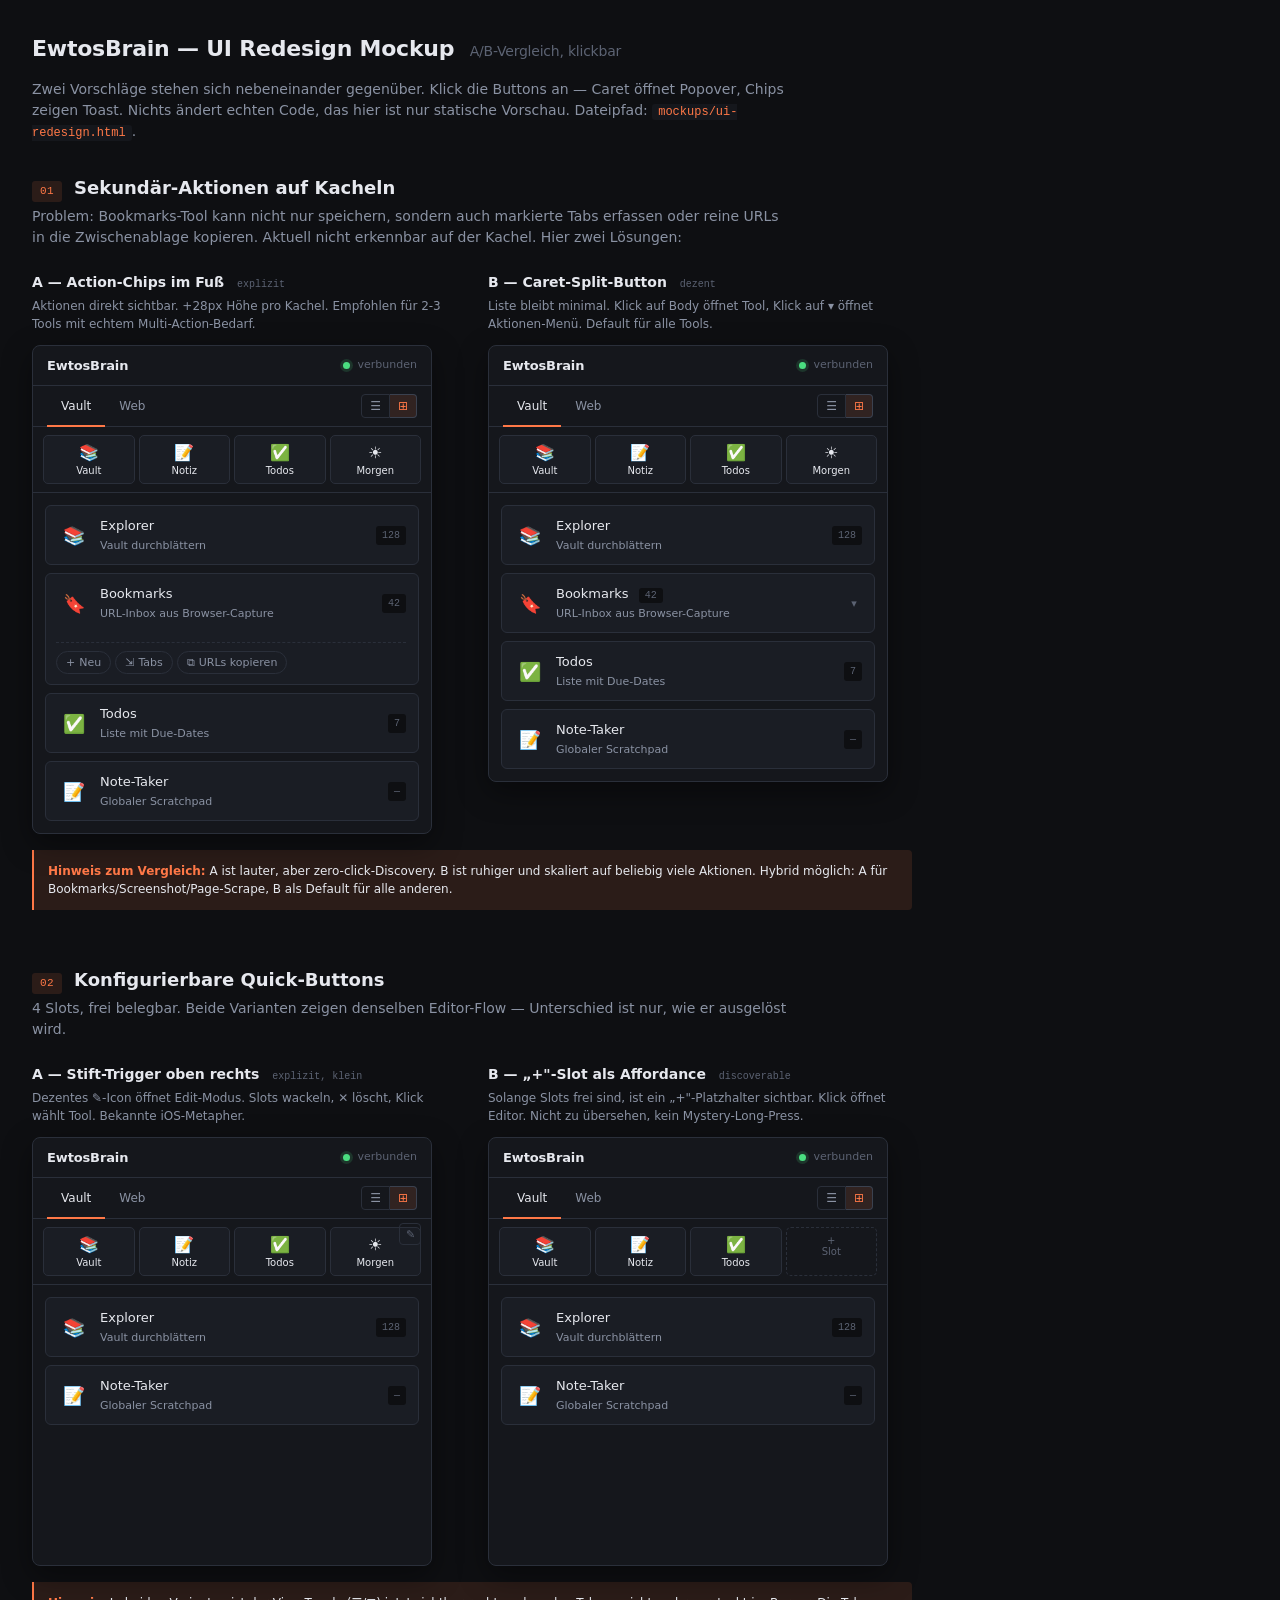
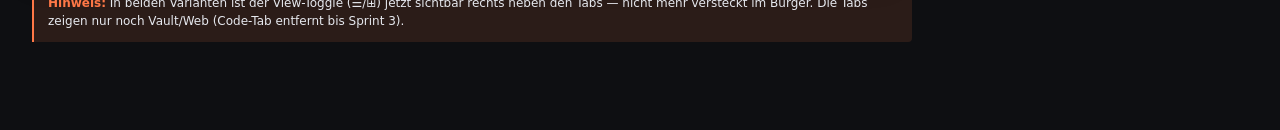
<file: mockups/ui-redesign.html>
<!DOCTYPE html>
<html lang="de">
<head>
<meta charset="UTF-8" />
<title>EwtosBrain — UI Redesign Mockup</title>
<style>
  :root {
    --bg: #0e0f12;
    --bg-elevated: #15171c;
    --bg-tile: #1a1d24;
    --bg-tile-hover: #21252e;
    --border: #2a2f3a;
    --border-strong: #3a414f;
    --text: #e6e8ee;
    --text-muted: #8a92a3;
    --text-faint: #5c6373;
    --accent: #ff7847;
    --accent-soft: rgba(255, 120, 71, 0.12);
    --success: #4ade80;
    --warn: #fbbf24;
    --mono: ui-monospace, "SF Mono", Menlo, Consolas, monospace;
  }
  * { box-sizing: border-box; }
  body {
    margin: 0;
    padding: 32px;
    background: var(--bg);
    color: var(--text);
    font-family: -apple-system, "Inter", "Segoe UI", system-ui, sans-serif;
    font-size: 14px;
    line-height: 1.5;
  }
  h1 {
    margin: 0 0 8px;
    font-size: 22px;
    font-weight: 600;
    letter-spacing: -0.01em;
  }
  h1 .sub {
    color: var(--text-faint);
    font-weight: 400;
    font-size: 14px;
    margin-left: 8px;
  }
  .intro {
    color: var(--text-muted);
    margin-bottom: 32px;
    max-width: 760px;
  }
  .intro code {
    font-family: var(--mono);
    font-size: 12px;
    background: var(--bg-elevated);
    padding: 1px 6px;
    border-radius: 3px;
    color: var(--accent);
  }

  section { margin-bottom: 56px; }
  .section-head {
    display: flex;
    align-items: baseline;
    gap: 12px;
    margin-bottom: 4px;
  }
  .section-head .tag {
    font-family: var(--mono);
    font-size: 11px;
    color: var(--accent);
    background: var(--accent-soft);
    padding: 2px 8px;
    border-radius: 3px;
    letter-spacing: 0.04em;
  }
  .section-head h2 {
    margin: 0;
    font-size: 18px;
    font-weight: 600;
  }
  .section-desc {
    color: var(--text-muted);
    margin: 4px 0 24px;
    max-width: 760px;
  }

  .compare {
    display: grid;
    grid-template-columns: 1fr 1fr;
    gap: 32px;
    max-width: 880px;
  }
  .variant-head {
    margin-bottom: 12px;
  }
  .variant-head h3 {
    margin: 0;
    font-size: 14px;
    font-weight: 600;
  }
  .variant-head h3 .badge {
    font-family: var(--mono);
    font-size: 10px;
    color: var(--text-faint);
    margin-left: 8px;
    font-weight: 400;
  }
  .variant-head p {
    margin: 4px 0 0;
    color: var(--text-muted);
    font-size: 12px;
  }

  /* Sidepanel-Frame */
  .panel {
    width: 100%;
    max-width: 400px;
    background: var(--bg-elevated);
    border: 1px solid var(--border);
    border-radius: 8px;
    overflow: hidden;
    box-shadow: 0 10px 30px rgba(0,0,0,0.4);
  }
  .panel-header {
    display: flex;
    align-items: center;
    justify-content: space-between;
    padding: 10px 14px;
    border-bottom: 1px solid var(--border);
  }
  .panel-header .brand {
    font-size: 13px;
    font-weight: 600;
    letter-spacing: -0.01em;
  }
  .panel-header .status {
    display: flex;
    align-items: center;
    gap: 8px;
    color: var(--text-faint);
    font-size: 11px;
  }
  .dot {
    width: 7px; height: 7px;
    border-radius: 50%;
    background: var(--success);
    box-shadow: 0 0 0 3px rgba(74, 222, 128, 0.15);
  }
  .panel-tabs {
    display: flex;
    padding: 0 14px;
    border-bottom: 1px solid var(--border);
    background: var(--bg-elevated);
  }
  .panel-tabs button {
    background: none; border: none; color: var(--text-muted);
    padding: 10px 14px;
    font-size: 12px;
    font-weight: 500;
    cursor: pointer;
    border-bottom: 2px solid transparent;
    margin-bottom: -1px;
    font-family: inherit;
  }
  .panel-tabs button.active {
    color: var(--text);
    border-bottom-color: var(--accent);
  }
  .panel-tabs .view-toggle {
    margin-left: auto;
    display: flex;
    align-items: center;
    border-bottom: none;
    gap: 0;
    padding: 8px 0;
  }
  .view-toggle .vt-btn {
    background: none;
    border: 1px solid var(--border);
    color: var(--text-muted);
    padding: 4px 8px;
    font-size: 12px;
    cursor: pointer;
    margin: 0;
  }
  .view-toggle .vt-btn.first { border-radius: 4px 0 0 4px; }
  .view-toggle .vt-btn.last  { border-radius: 0 4px 4px 0; border-left: 0; }
  .view-toggle .vt-btn.active {
    background: var(--accent-soft);
    color: var(--accent);
    border-color: var(--border-strong);
  }
  .quick-row {
    display: grid;
    grid-template-columns: repeat(4, 1fr);
    gap: 4px;
    padding: 8px 10px;
    border-bottom: 1px solid var(--border);
  }
  .quick-btn {
    display: flex;
    flex-direction: column;
    align-items: center;
    gap: 3px;
    padding: 7px 4px;
    background: var(--bg-tile);
    border: 1px solid var(--border);
    border-radius: 5px;
    color: var(--text);
    font-size: 10px;
    cursor: pointer;
    font-family: inherit;
    position: relative;
  }
  .quick-btn:hover { background: var(--bg-tile-hover); border-color: var(--border-strong); }
  .quick-btn .ico { font-size: 16px; }
  .quick-btn.plus {
    color: var(--text-faint);
    border-style: dashed;
    background: transparent;
  }
  .quick-btn.editing {
    border-color: var(--accent);
    box-shadow: 0 0 0 1px var(--accent);
  }
  .quick-btn.editing::after {
    content: "✕";
    position: absolute;
    top: -6px; right: -6px;
    background: var(--accent);
    color: #fff;
    width: 14px; height: 14px;
    border-radius: 50%;
    font-size: 10px;
    display: flex; align-items: center; justify-content: center;
    line-height: 1;
  }
  .quick-row-wrap { position: relative; }
  .quick-edit-trigger {
    position: absolute;
    top: 4px; right: 10px;
    background: none;
    border: 1px solid var(--border);
    color: var(--text-faint);
    width: 22px; height: 22px;
    border-radius: 4px;
    font-size: 11px;
    cursor: pointer;
    display: flex; align-items: center; justify-content: center;
    z-index: 2;
  }
  .quick-edit-trigger:hover { color: var(--text); border-color: var(--border-strong); }

  /* Tool-Liste */
  .tools-body { padding: 12px; min-height: 280px; }
  .tools {
    list-style: none;
    margin: 0; padding: 0;
    display: flex;
    flex-direction: column;
    gap: 8px;
  }
  .tool {
    display: grid;
    grid-template-columns: 32px 1fr auto;
    gap: 10px;
    padding: 10px 12px;
    background: var(--bg-tile);
    border: 1px solid var(--border);
    border-radius: 6px;
    cursor: pointer;
    transition: all 0.12s ease;
    align-items: center;
    position: relative;
  }
  .tool:hover {
    background: var(--bg-tile-hover);
    border-color: var(--border-strong);
  }
  .tool .ico {
    font-size: 18px;
    text-align: center;
  }
  .tool .meta { display: flex; flex-direction: column; gap: 2px; min-width: 0; }
  .tool .label { font-size: 13px; font-weight: 500; }
  .tool .hint  { font-size: 11px; color: var(--text-muted); }
  .tool .count {
    font-family: var(--mono);
    font-size: 10px;
    color: var(--text-faint);
    background: var(--bg);
    padding: 2px 6px;
    border-radius: 3px;
  }

  /* Variante A: Action-Chips im Fuß */
  .tool.has-chips {
    grid-template-columns: 32px 1fr auto;
    padding-bottom: 0;
  }
  .tool .chips {
    grid-column: 1 / -1;
    display: flex;
    gap: 4px;
    margin-top: 10px;
    border-top: 1px dashed var(--border);
    padding: 8px 0 10px;
    margin-left: -2px;
  }
  .chip {
    background: none;
    border: 1px solid var(--border);
    color: var(--text-muted);
    font-family: inherit;
    font-size: 11px;
    padding: 4px 9px;
    border-radius: 12px;
    cursor: pointer;
    display: flex;
    align-items: center;
    gap: 4px;
  }
  .chip:hover {
    color: var(--text);
    border-color: var(--accent);
    background: var(--accent-soft);
  }
  .chip .chip-ico { font-size: 11px; }

  /* Variante B: Caret + Popover */
  .tool.has-caret { padding-right: 8px; }
  .caret {
    background: none;
    border: 1px solid transparent;
    color: var(--text-faint);
    width: 24px; height: 24px;
    border-radius: 4px;
    font-size: 11px;
    cursor: pointer;
    display: flex; align-items: center; justify-content: center;
    font-family: inherit;
  }
  .caret:hover {
    color: var(--text);
    background: var(--bg);
    border-color: var(--border-strong);
  }
  .popover {
    position: absolute;
    top: calc(100% + 4px);
    right: 6px;
    background: var(--bg-elevated);
    border: 1px solid var(--border-strong);
    border-radius: 6px;
    padding: 4px;
    min-width: 200px;
    box-shadow: 0 12px 32px rgba(0,0,0,0.5);
    z-index: 10;
    display: none;
  }
  .popover.open { display: block; }
  .popover-item {
    display: flex;
    align-items: center;
    gap: 8px;
    padding: 6px 10px;
    border-radius: 4px;
    cursor: pointer;
    font-size: 12px;
    color: var(--text);
  }
  .popover-item:hover { background: var(--bg-tile-hover); }
  .popover-item .pi-ico { width: 16px; text-align: center; }
  .popover-divider {
    height: 1px;
    background: var(--border);
    margin: 4px 0;
  }
  .popover-item.muted { color: var(--text-muted); }

  /* Quick-Buttons Mockup Sektion */
  .qb-section .panel {
    max-width: 400px;
  }

  /* Inline-Editor für Quick-Buttons (Variante B) */
  .qb-editor {
    background: var(--bg);
    border-bottom: 1px solid var(--border);
    padding: 12px 14px;
    display: none;
  }
  .qb-editor.open { display: block; }
  .qb-editor-head {
    display: flex;
    align-items: center;
    justify-content: space-between;
    margin-bottom: 10px;
  }
  .qb-editor-head .title {
    font-size: 12px;
    font-weight: 600;
  }
  .qb-editor-head .close {
    background: none; border: none;
    color: var(--text-faint);
    font-size: 16px;
    cursor: pointer;
  }
  .qb-slots {
    display: grid;
    grid-template-columns: repeat(4, 1fr);
    gap: 6px;
    margin-bottom: 12px;
  }
  .qb-slot {
    background: var(--bg-tile);
    border: 1px solid var(--border);
    border-radius: 4px;
    padding: 8px 4px;
    text-align: center;
    cursor: grab;
    font-size: 10px;
  }
  .qb-slot.empty {
    border-style: dashed;
    color: var(--text-faint);
  }
  .qb-slot .ico { display: block; font-size: 16px; margin-bottom: 2px; }
  .qb-hint {
    color: var(--text-muted);
    font-size: 11px;
    line-height: 1.4;
  }
  .qb-picker {
    margin-top: 10px;
    background: var(--bg-elevated);
    border: 1px solid var(--border);
    border-radius: 4px;
    max-height: 160px;
    overflow-y: auto;
  }
  .qb-pick {
    display: flex;
    align-items: center;
    gap: 8px;
    padding: 6px 10px;
    font-size: 12px;
    cursor: pointer;
  }
  .qb-pick:hover { background: var(--bg-tile-hover); }
  .qb-pick .ico { width: 18px; text-align: center; }

  /* Toast */
  .toast {
    position: fixed;
    bottom: 24px;
    left: 50%;
    transform: translateX(-50%) translateY(20px);
    background: var(--bg-elevated);
    border: 1px solid var(--border-strong);
    color: var(--text);
    padding: 10px 16px;
    border-radius: 6px;
    font-size: 13px;
    box-shadow: 0 8px 24px rgba(0,0,0,0.5);
    opacity: 0;
    pointer-events: none;
    transition: all 0.2s ease;
    font-family: var(--mono);
    z-index: 100;
  }
  .toast.show {
    opacity: 1;
    transform: translateX(-50%) translateY(0);
  }
  .toast-accent { color: var(--accent); }

  .note {
    margin-top: 16px;
    padding: 12px 14px;
    background: var(--accent-soft);
    border-left: 2px solid var(--accent);
    color: var(--text);
    font-size: 12px;
    border-radius: 0 4px 4px 0;
    max-width: 880px;
  }
  .note strong { color: var(--accent); }
</style>
</head>
<body>

<h1>EwtosBrain — UI Redesign Mockup <span class="sub">A/B-Vergleich, klickbar</span></h1>
<p class="intro">
  Zwei Vorschläge stehen sich nebeneinander gegenüber. Klick die Buttons an —
  Caret öffnet Popover, Chips zeigen Toast. Nichts ändert echten Code, das hier
  ist nur statische Vorschau. Dateipfad: <code>mockups/ui-redesign.html</code>.
</p>

<!-- ═══════════════════════════════════════════════════════════════ -->
<!-- SEKTION 1: Sekundär-Aktionen auf Tool-Kacheln                  -->
<!-- ═══════════════════════════════════════════════════════════════ -->
<section>
  <div class="section-head">
    <span class="tag">01</span>
    <h2>Sekundär-Aktionen auf Kacheln</h2>
  </div>
  <p class="section-desc">
    Problem: Bookmarks-Tool kann nicht nur speichern, sondern auch markierte Tabs
    erfassen oder reine URLs in die Zwischenablage kopieren. Aktuell nicht erkennbar
    auf der Kachel. Hier zwei Lösungen:
  </p>

  <div class="compare">
    <!-- Variante A: Action-Chips -->
    <div>
      <div class="variant-head">
        <h3>A — Action-Chips im Fuß <span class="badge">explizit</span></h3>
        <p>Aktionen direkt sichtbar. +28px Höhe pro Kachel. Empfohlen für 2-3 Tools mit echtem Multi-Action-Bedarf.</p>
      </div>
      <div class="panel">
        <div class="panel-header">
          <div class="brand">EwtosBrain</div>
          <div class="status"><span class="dot"></span>verbunden</div>
        </div>
        <div class="panel-tabs">
          <button class="active">Vault</button>
          <button>Web</button>
          <div class="view-toggle">
            <button class="vt-btn first" title="Liste">☰</button>
            <button class="vt-btn last active" title="Kachel">⊞</button>
          </div>
        </div>
        <div class="quick-row">
          <button class="quick-btn"><span class="ico">📚</span>Vault</button>
          <button class="quick-btn"><span class="ico">📝</span>Notiz</button>
          <button class="quick-btn"><span class="ico">✅</span>Todos</button>
          <button class="quick-btn"><span class="ico">☀</span>Morgen</button>
        </div>
        <div class="tools-body">
          <ul class="tools">
            <li class="tool">
              <span class="ico">📚</span>
              <div class="meta">
                <span class="label">Explorer</span>
                <span class="hint">Vault durchblättern</span>
              </div>
              <span class="count">128</span>
            </li>
            <li class="tool has-chips">
              <span class="ico">🔖</span>
              <div class="meta">
                <span class="label">Bookmarks</span>
                <span class="hint">URL-Inbox aus Browser-Capture</span>
              </div>
              <span class="count">42</span>
              <div class="chips">
                <button class="chip" data-toast="+ neuer Bookmark angelegt">
                  <span class="chip-ico">+</span>Neu
                </button>
                <button class="chip" data-toast="3 markierte Tabs erfasst">
                  <span class="chip-ico">⇲</span>Tabs
                </button>
                <button class="chip" data-toast="3 URLs in Zwischenablage">
                  <span class="chip-ico">⧉</span>URLs kopieren
                </button>
              </div>
            </li>
            <li class="tool">
              <span class="ico">✅</span>
              <div class="meta">
                <span class="label">Todos</span>
                <span class="hint">Liste mit Due-Dates</span>
              </div>
              <span class="count">7</span>
            </li>
            <li class="tool">
              <span class="ico">📝</span>
              <div class="meta">
                <span class="label">Note-Taker</span>
                <span class="hint">Globaler Scratchpad</span>
              </div>
              <span class="count">—</span>
            </li>
          </ul>
        </div>
      </div>
    </div>

    <!-- Variante B: Caret + Popover -->
    <div>
      <div class="variant-head">
        <h3>B — Caret-Split-Button <span class="badge">dezent</span></h3>
        <p>Liste bleibt minimal. Klick auf Body öffnet Tool, Klick auf ▾ öffnet Aktionen-Menü. Default für alle Tools.</p>
      </div>
      <div class="panel">
        <div class="panel-header">
          <div class="brand">EwtosBrain</div>
          <div class="status"><span class="dot"></span>verbunden</div>
        </div>
        <div class="panel-tabs">
          <button class="active">Vault</button>
          <button>Web</button>
          <div class="view-toggle">
            <button class="vt-btn first" title="Liste">☰</button>
            <button class="vt-btn last active" title="Kachel">⊞</button>
          </div>
        </div>
        <div class="quick-row">
          <button class="quick-btn"><span class="ico">📚</span>Vault</button>
          <button class="quick-btn"><span class="ico">📝</span>Notiz</button>
          <button class="quick-btn"><span class="ico">✅</span>Todos</button>
          <button class="quick-btn"><span class="ico">☀</span>Morgen</button>
        </div>
        <div class="tools-body">
          <ul class="tools">
            <li class="tool">
              <span class="ico">📚</span>
              <div class="meta">
                <span class="label">Explorer</span>
                <span class="hint">Vault durchblättern</span>
              </div>
              <span class="count">128</span>
            </li>
            <li class="tool has-caret">
              <span class="ico">🔖</span>
              <div class="meta">
                <span class="label">Bookmarks <span class="count" style="margin-left:6px">42</span></span>
                <span class="hint">URL-Inbox aus Browser-Capture</span>
              </div>
              <button class="caret" data-popover="pop-bookmarks">▾</button>
              <div class="popover" id="pop-bookmarks">
                <div class="popover-item" data-toast="+ neuer Bookmark angelegt"><span class="pi-ico">+</span>Neuen Bookmark</div>
                <div class="popover-item" data-toast="3 markierte Tabs erfasst"><span class="pi-ico">⇲</span>Markierte Tabs</div>
                <div class="popover-item" data-toast="3 URLs in Zwischenablage"><span class="pi-ico">⧉</span>URLs kopieren</div>
                <div class="popover-divider"></div>
                <div class="popover-item muted" data-toast="Tool geöffnet"><span class="pi-ico">⚙</span>Tool öffnen</div>
              </div>
            </li>
            <li class="tool">
              <span class="ico">✅</span>
              <div class="meta">
                <span class="label">Todos</span>
                <span class="hint">Liste mit Due-Dates</span>
              </div>
              <span class="count">7</span>
            </li>
            <li class="tool">
              <span class="ico">📝</span>
              <div class="meta">
                <span class="label">Note-Taker</span>
                <span class="hint">Globaler Scratchpad</span>
              </div>
              <span class="count">—</span>
            </li>
          </ul>
        </div>
      </div>
    </div>
  </div>

  <div class="note">
    <strong>Hinweis zum Vergleich:</strong> A ist lauter, aber zero-click-Discovery.
    B ist ruhiger und skaliert auf beliebig viele Aktionen. Hybrid möglich: A für
    Bookmarks/Screenshot/Page-Scrape, B als Default für alle anderen.
  </div>
</section>

<!-- ═══════════════════════════════════════════════════════════════ -->
<!-- SEKTION 2: Konfigurierbare Quick-Buttons                       -->
<!-- ═══════════════════════════════════════════════════════════════ -->
<section class="qb-section">
  <div class="section-head">
    <span class="tag">02</span>
    <h2>Konfigurierbare Quick-Buttons</h2>
  </div>
  <p class="section-desc">
    4 Slots, frei belegbar. Beide Varianten zeigen denselben Editor-Flow —
    Unterschied ist nur, wie er ausgelöst wird.
  </p>

  <div class="compare">
    <!-- Variante A: Long-Press / Stift-Button -->
    <div>
      <div class="variant-head">
        <h3>A — Stift-Trigger oben rechts <span class="badge">explizit, klein</span></h3>
        <p>Dezentes ✎-Icon öffnet Edit-Modus. Slots wackeln, ✕ löscht, Klick wählt Tool. Bekannte iOS-Metapher.</p>
      </div>
      <div class="panel" id="panel-qb-a">
        <div class="panel-header">
          <div class="brand">EwtosBrain</div>
          <div class="status"><span class="dot"></span>verbunden</div>
        </div>
        <div class="panel-tabs">
          <button class="active">Vault</button>
          <button>Web</button>
          <div class="view-toggle">
            <button class="vt-btn first" title="Liste">☰</button>
            <button class="vt-btn last active" title="Kachel">⊞</button>
          </div>
        </div>
        <div class="quick-row-wrap">
          <button class="quick-edit-trigger" data-toggle-editor="editor-a" title="Quick-Slots bearbeiten">✎</button>
          <div class="quick-row" id="row-a">
            <button class="quick-btn"><span class="ico">📚</span>Vault</button>
            <button class="quick-btn"><span class="ico">📝</span>Notiz</button>
            <button class="quick-btn"><span class="ico">✅</span>Todos</button>
            <button class="quick-btn"><span class="ico">☀</span>Morgen</button>
          </div>
        </div>
        <div class="qb-editor" id="editor-a">
          <div class="qb-editor-head">
            <span class="title">Quick-Slots bearbeiten</span>
            <button class="close" data-toggle-editor="editor-a">✕</button>
          </div>
          <div class="qb-slots">
            <div class="qb-slot"><span class="ico">📚</span>Vault</div>
            <div class="qb-slot"><span class="ico">📝</span>Notiz</div>
            <div class="qb-slot empty">leer</div>
            <div class="qb-slot empty">leer</div>
          </div>
          <p class="qb-hint">Tippe auf einen leeren Slot, um ein Tool zu wählen:</p>
          <div class="qb-picker">
            <div class="qb-pick"><span class="ico">🔍</span>SEO-Check</div>
            <div class="qb-pick"><span class="ico">📄</span>Page-Scrape</div>
            <div class="qb-pick"><span class="ico">🎨</span>Color-Picker</div>
            <div class="qb-pick"><span class="ico">📸</span>Screenshot</div>
            <div class="qb-pick"><span class="ico">🔖</span>Bookmarks</div>
            <div class="qb-pick"><span class="ico">🎵</span>Playlists</div>
          </div>
        </div>
        <div class="tools-body">
          <ul class="tools">
            <li class="tool">
              <span class="ico">📚</span>
              <div class="meta">
                <span class="label">Explorer</span>
                <span class="hint">Vault durchblättern</span>
              </div>
              <span class="count">128</span>
            </li>
            <li class="tool">
              <span class="ico">📝</span>
              <div class="meta">
                <span class="label">Note-Taker</span>
                <span class="hint">Globaler Scratchpad</span>
              </div>
              <span class="count">—</span>
            </li>
          </ul>
        </div>
      </div>
    </div>

    <!-- Variante B: "+"-Slot als 5. Position -->
    <div>
      <div class="variant-head">
        <h3>B — „+"-Slot als Affordance <span class="badge">discoverable</span></h3>
        <p>Solange Slots frei sind, ist ein „+"-Platzhalter sichtbar. Klick öffnet Editor. Nicht zu übersehen, kein Mystery-Long-Press.</p>
      </div>
      <div class="panel" id="panel-qb-b">
        <div class="panel-header">
          <div class="brand">EwtosBrain</div>
          <div class="status"><span class="dot"></span>verbunden</div>
        </div>
        <div class="panel-tabs">
          <button class="active">Vault</button>
          <button>Web</button>
          <div class="view-toggle">
            <button class="vt-btn first" title="Liste">☰</button>
            <button class="vt-btn last active" title="Kachel">⊞</button>
          </div>
        </div>
        <div class="quick-row" id="row-b">
          <button class="quick-btn"><span class="ico">📚</span>Vault</button>
          <button class="quick-btn"><span class="ico">📝</span>Notiz</button>
          <button class="quick-btn"><span class="ico">✅</span>Todos</button>
          <button class="quick-btn plus" data-toggle-editor="editor-b">+<br>Slot</button>
        </div>
        <div class="qb-editor" id="editor-b">
          <div class="qb-editor-head">
            <span class="title">Slot 4 belegen</span>
            <button class="close" data-toggle-editor="editor-b">✕</button>
          </div>
          <p class="qb-hint" style="margin-top:0;margin-bottom:10px;">Tool auswählen:</p>
          <div class="qb-picker">
            <div class="qb-pick"><span class="ico">☀</span>Briefing „Guten Morgen"</div>
            <div class="qb-pick"><span class="ico">🔖</span>Bookmarks</div>
            <div class="qb-pick"><span class="ico">🔍</span>SEO-Check</div>
            <div class="qb-pick"><span class="ico">📄</span>Page-Scrape</div>
            <div class="qb-pick"><span class="ico">🎨</span>Color-Picker</div>
            <div class="qb-pick"><span class="ico">📸</span>Screenshot</div>
          </div>
        </div>
        <div class="tools-body">
          <ul class="tools">
            <li class="tool">
              <span class="ico">📚</span>
              <div class="meta">
                <span class="label">Explorer</span>
                <span class="hint">Vault durchblättern</span>
              </div>
              <span class="count">128</span>
            </li>
            <li class="tool">
              <span class="ico">📝</span>
              <div class="meta">
                <span class="label">Note-Taker</span>
                <span class="hint">Globaler Scratchpad</span>
              </div>
              <span class="count">—</span>
            </li>
          </ul>
        </div>
      </div>
    </div>
  </div>

  <div class="note">
    <strong>Hinweis:</strong> In beiden Varianten ist der View-Toggle (☰/⊞) jetzt
    sichtbar rechts neben den Tabs — nicht mehr versteckt im Burger. Die Tabs
    zeigen nur noch Vault/Web (Code-Tab entfernt bis Sprint 3).
  </div>
</section>

<div class="toast" id="toast"></div>

<script>
  const toast = document.getElementById("toast");
  function showToast(msg) {
    toast.innerHTML = '<span class="toast-accent">→</span> ' + msg;
    toast.classList.add("show");
    clearTimeout(showToast._t);
    showToast._t = setTimeout(() => toast.classList.remove("show"), 1800);
  }

  // Chips + Popover-Items mit data-toast
  document.querySelectorAll("[data-toast]").forEach(el => {
    el.addEventListener("click", (e) => {
      e.stopPropagation();
      showToast(el.dataset.toast);
      // Popover schließen wenn aus Popover
      const pop = el.closest(".popover");
      if (pop) pop.classList.remove("open");
    });
  });

  // Caret → Popover toggle
  document.querySelectorAll("[data-popover]").forEach(btn => {
    btn.addEventListener("click", (e) => {
      e.stopPropagation();
      const pop = document.getElementById(btn.dataset.popover);
      document.querySelectorAll(".popover.open").forEach(p => {
        if (p !== pop) p.classList.remove("open");
      });
      pop.classList.toggle("open");
    });
  });
  document.addEventListener("click", () => {
    document.querySelectorAll(".popover.open").forEach(p => p.classList.remove("open"));
  });

  // Editor toggle
  document.querySelectorAll("[data-toggle-editor]").forEach(btn => {
    btn.addEventListener("click", (e) => {
      e.stopPropagation();
      const ed = document.getElementById(btn.dataset.toggleEditor);
      ed.classList.toggle("open");
    });
  });

  // Tool-Klicks (Body) zeigen Toast
  document.querySelectorAll(".tool").forEach(tool => {
    tool.addEventListener("click", (e) => {
      if (e.target.closest(".chip, .caret, .popover")) return;
      const label = tool.querySelector(".label").textContent.trim();
      showToast("Tool geöffnet: " + label);
    });
  });

  // Quick-Buttons Toast
  document.querySelectorAll(".quick-btn").forEach(qb => {
    qb.addEventListener("click", (e) => {
      if (qb.dataset.toggleEditor) return; // "+"-Slot hat eigenen Handler
      const text = qb.textContent.trim();
      showToast("Quick: " + text);
    });
  });

  // Picker-Items: Slot wird belegt (visuelles Feedback nur)
  document.querySelectorAll(".qb-pick").forEach(p => {
    p.addEventListener("click", () => {
      const label = p.textContent.trim();
      showToast("Slot belegt: " + label);
    });
  });
</script>

</body>
</html>
</file>
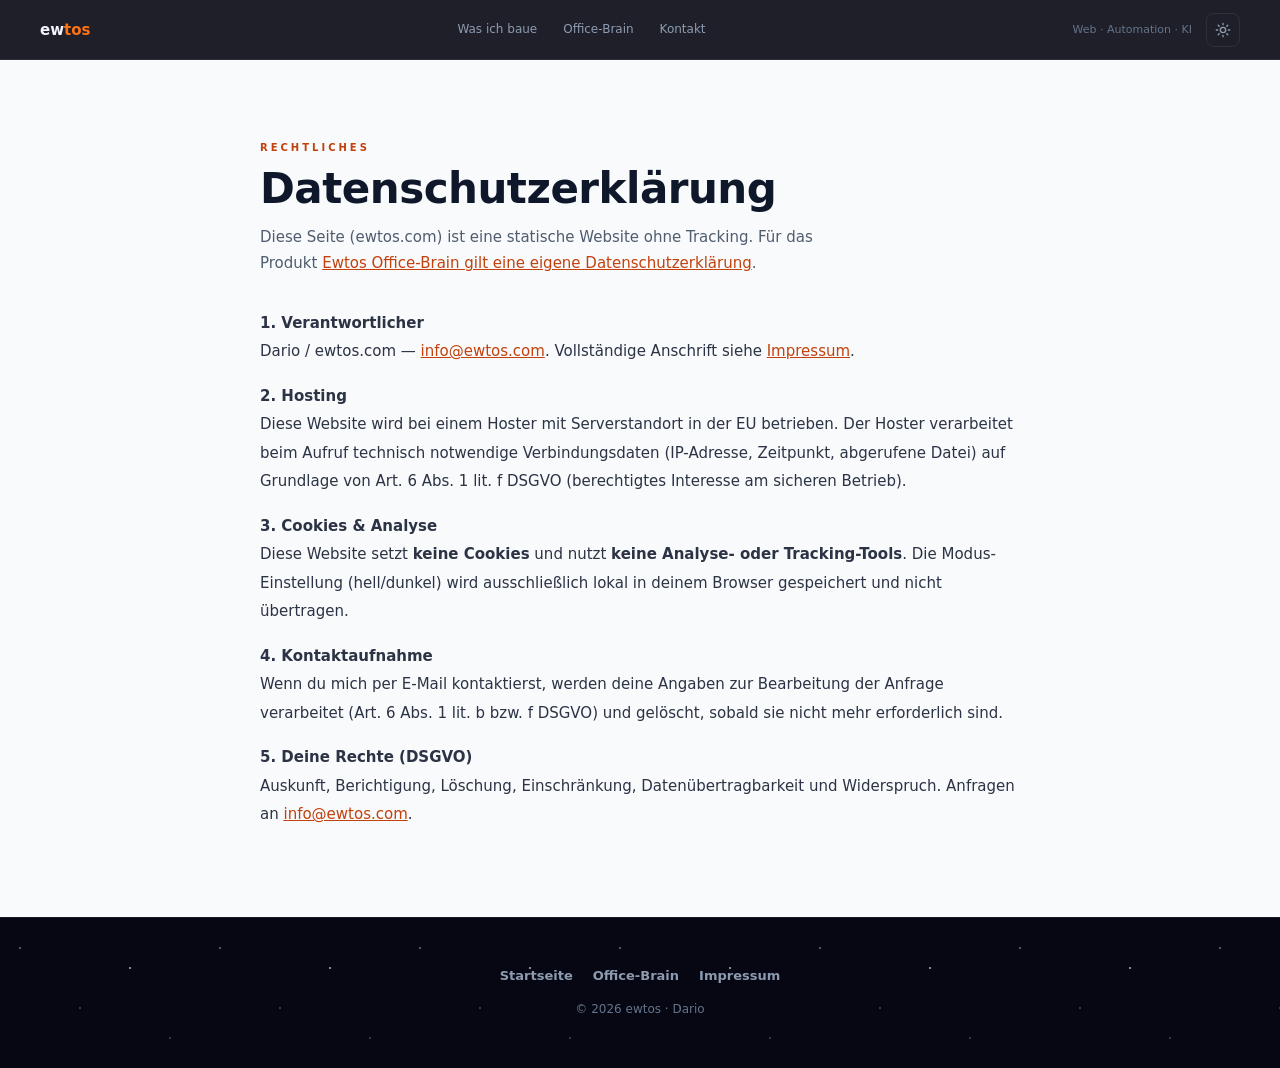
<file: site/datenschutz.html>
<!DOCTYPE html>
<html lang="de" data-theme="studio-nova" data-mode="dark">
<head>
<meta charset="UTF-8">
<meta name="viewport" content="width=device-width, initial-scale=1.0">
<title>Datenschutzerklärung | ewtos</title>
<meta name="robots" content="noindex, follow">
<link rel="icon" type="image/svg+xml" href="images/favicon.svg">
<script src="js/theme-init.js"></script>
<link rel="stylesheet" href="css/styles.css">
</head>
<body>

<nav>
  <div class="nav-brand"><a href="index.html" style="color:inherit;text-decoration:none;">ew<span>tos</span></a></div>
  <div class="nav-links">
    <a class="nav-link" href="index.html#was-ich-baue">Was ich baue</a>
    <a class="nav-link" href="index.html#office-brain">Office-Brain</a>
    <a class="nav-link" href="index.html#kontakt">Kontakt</a>
  </div>
  <div style="display:flex;align-items:center;gap:14px;">
    <div class="nav-date">Web · Automation · KI</div>
    <button class="mode-icon-btn" id="modeBtn" aria-label="Modus wechseln">
      <svg class="icon-sun" viewBox="0 0 24 24" fill="none" stroke="currentColor" stroke-width="2" stroke-linecap="round" stroke-linejoin="round"><circle cx="12" cy="12" r="4"></circle><path d="M12 2v2M12 20v2M4.9 4.9l1.4 1.4M17.7 17.7l1.4 1.4M2 12h2M20 12h2M6.3 17.7l-1.4 1.4M19.1 4.9l-1.4 1.4"></path></svg>
      <svg class="icon-moon" viewBox="0 0 24 24" fill="none" stroke="currentColor" stroke-width="2" stroke-linecap="round" stroke-linejoin="round" style="display:none;"><path d="M21 12.8A9 9 0 1 1 11.2 3a7 7 0 0 0 9.8 9.8z"></path></svg>
    </button>
  </div>
</nav>

<section class="band-light" style="min-height:70vh;padding-top:140px;">
  <div class="wrap" style="max-width:760px;">
    <span class="s-chip">Rechtliches</span>
    <h2 class="s-title">Datenschutzerklärung</h2>
    <p class="s-sub" style="margin-bottom:8px;">Diese Seite (ewtos.com) ist eine statische Website ohne Tracking. Für das Produkt <a href="office-brain/datenschutz.html" style="color:var(--y);">Ewtos Office-Brain gilt eine eigene Datenschutzerklärung</a>.</p>

    <div style="margin-top:32px;font-size:15px;line-height:1.9;color:var(--text);">
      <p><strong>1. Verantwortlicher</strong><br>
      Dario / ewtos.com — <a href="mailto:info@ewtos.com" style="color:var(--y);">info@ewtos.com</a>.
      Vollständige Anschrift siehe <a href="https://ewtos.com/impressum" target="_blank" rel="noopener" style="color:var(--y);">Impressum</a>.</p>

      <p style="margin-top:16px;"><strong>2. Hosting</strong><br>
      Diese Website wird bei einem Hoster mit Serverstandort in der EU betrieben. Der Hoster verarbeitet
      beim Aufruf technisch notwendige Verbindungsdaten (IP-Adresse, Zeitpunkt, abgerufene Datei) auf
      Grundlage von Art. 6 Abs. 1 lit. f DSGVO (berechtigtes Interesse am sicheren Betrieb).</p>

      <p style="margin-top:16px;"><strong>3. Cookies & Analyse</strong><br>
      Diese Website setzt <strong>keine Cookies</strong> und nutzt <strong>keine Analyse- oder
      Tracking-Tools</strong>. Die Modus-Einstellung (hell/dunkel) wird ausschließlich lokal in deinem
      Browser gespeichert und nicht übertragen.</p>

      <p style="margin-top:16px;"><strong>4. Kontaktaufnahme</strong><br>
      Wenn du mich per E-Mail kontaktierst, werden deine Angaben zur Bearbeitung der Anfrage verarbeitet
      (Art. 6 Abs. 1 lit. b bzw. f DSGVO) und gelöscht, sobald sie nicht mehr erforderlich sind.</p>

      <p style="margin-top:16px;"><strong>5. Deine Rechte (DSGVO)</strong><br>
      Auskunft, Berichtigung, Löschung, Einschränkung, Datenübertragbarkeit und Widerspruch. Anfragen an
      <a href="mailto:info@ewtos.com" style="color:var(--y);">info@ewtos.com</a>.</p>
    </div>
  </div>
</section>

<footer class="band-dark">
  <div class="wrap">
    <div class="foot-links">
      <a href="index.html">Startseite</a>
      <a href="office-brain/">Office-Brain</a>
      <a href="https://ewtos.com/impressum" target="_blank" rel="noopener">Impressum</a>
    </div>
    <p class="foot-copy">© 2026 ewtos · Dario</p>
  </div>
</footer>

<script src="js/mode-toggle.js" defer></script>
<script src="js/sky.js" defer></script>
</body>
</html>
</file>
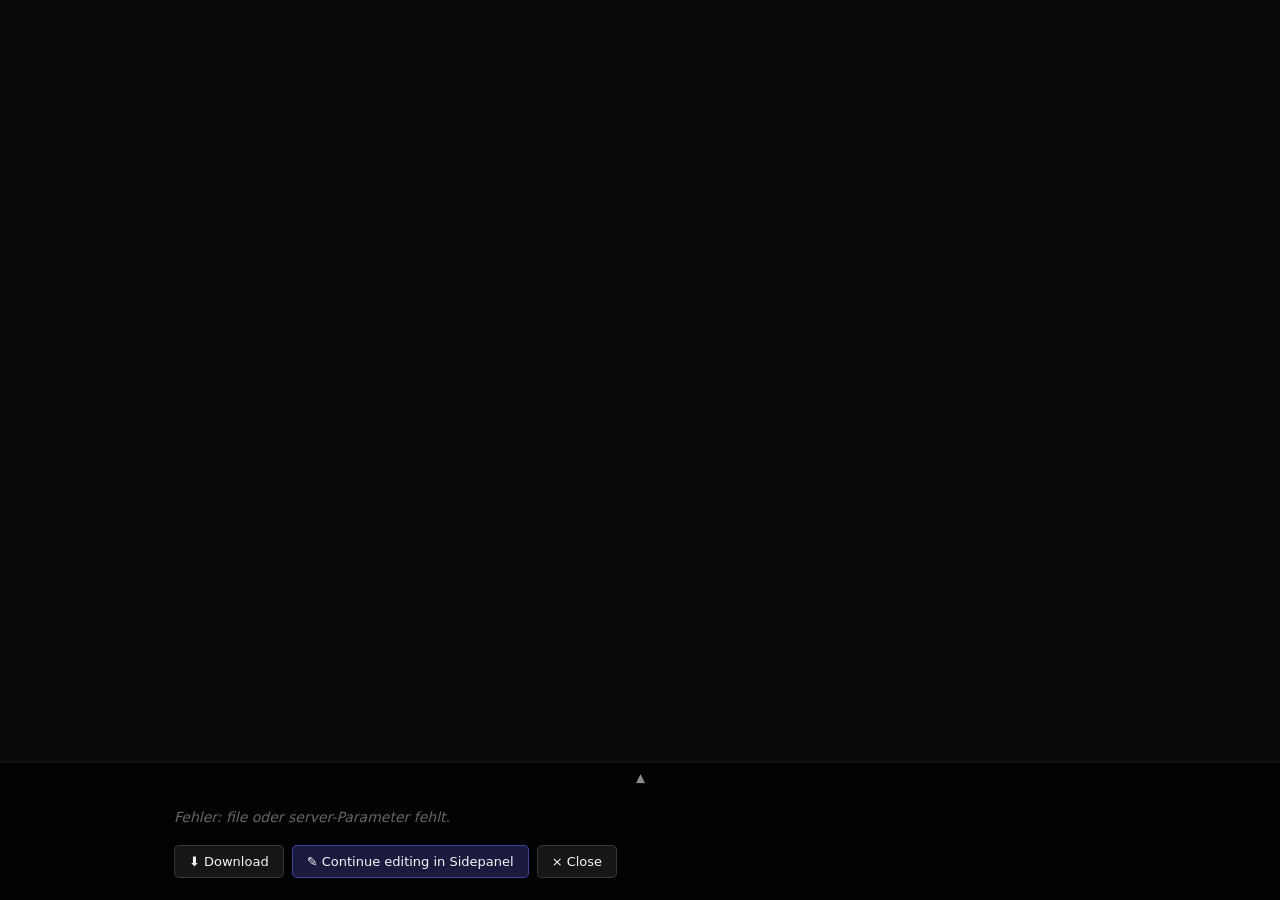
<file: extension/lightbox/lightbox.html>
<!DOCTYPE html>
<html lang="en">
<head>
  <meta charset="UTF-8" />
  <title>EwtosBrain — Image</title>
  <link rel="stylesheet" href="lightbox.css" />
</head>
<body>
  <div id="stage">
    <img id="img" alt="" />
  </div>

  <div id="overlay" class="open">
    <button id="toggle" title="" data-i18n-title="lightbox.toggle_prompt" type="button">▾</button>
    <div id="overlay-body">
      <div id="meta"></div>
      <div id="prompt"></div>
      <div id="actions">
        <button id="dl" type="button" data-i18n="lightbox.download">⬇ Download</button>
        <button id="edit" type="button" data-i18n="lightbox.edit_in_sidepanel">✎ Continue editing in Sidepanel</button>
        <button id="close" type="button" data-i18n="lightbox.close">× Close</button>
      </div>
    </div>
  </div>

  <script src="lightbox.js"></script>
  <script type="module">
    import { initI18n, localizeDom } from '../i18n/i18n.js';
    await initI18n();
    localizeDom();
  </script>
</body>
</html>
</file>
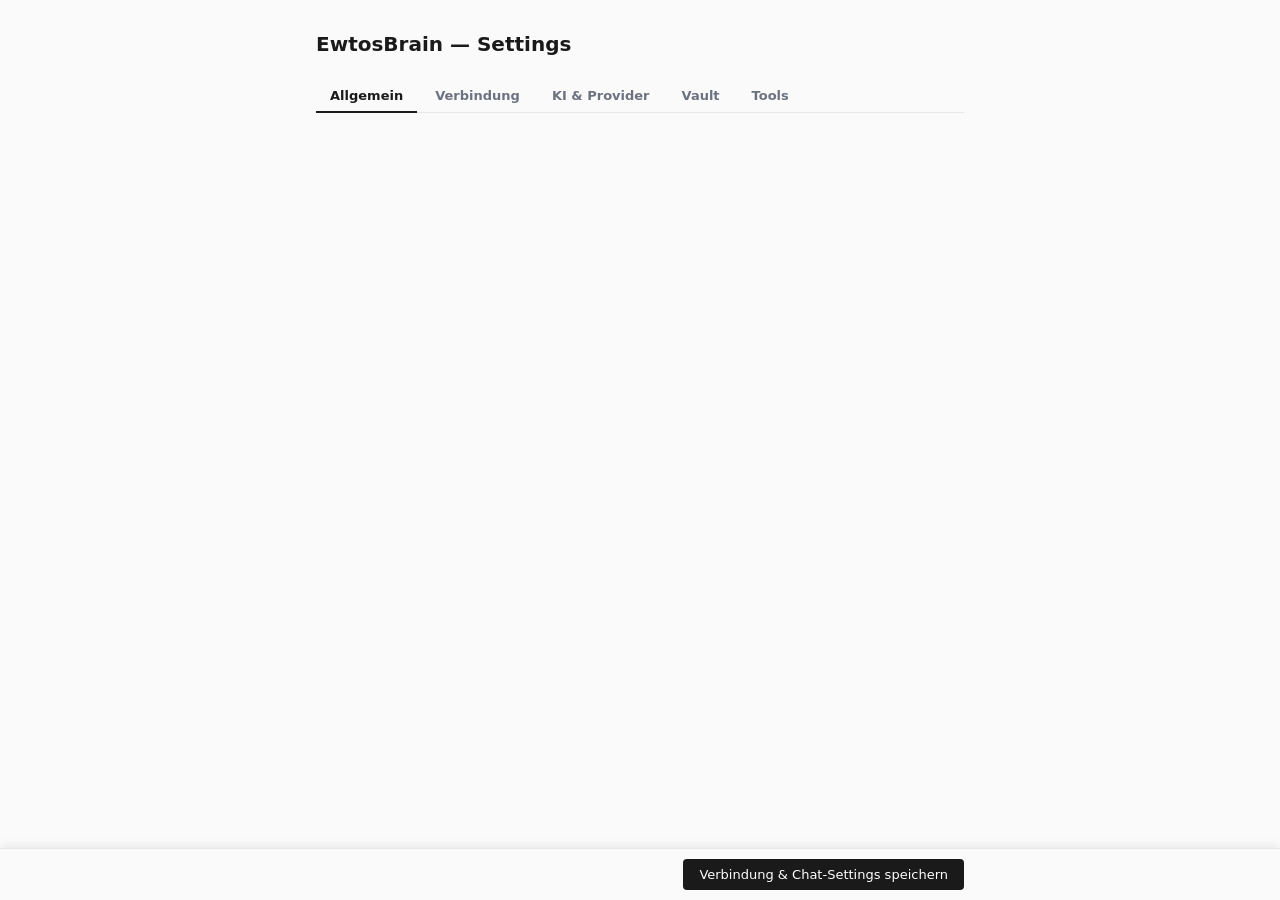
<file: extension/options/options.html>
<!DOCTYPE html>
<html lang="en">
<head>
  <meta charset="UTF-8" />
  <title data-i18n="options.title">EwtosBrain — Settings</title>
  <link rel="stylesheet" href="../themes.css" />
  <style>
    * { box-sizing: border-box; }
    body {
      font-family: -apple-system, BlinkMacSystemFont, "Segoe UI", system-ui, sans-serif;
      max-width: 680px;
      margin: 32px auto;
      padding: 0 16px 88px;
      color: var(--text);
      background: var(--bg);
    }
    h1 { font-size: 20px; margin-bottom: 24px; color: var(--text); }
    h2 {
      font-size: 14px;
      margin-top: 32px;
      margin-bottom: 12px;
      padding-bottom: 6px;
      border-bottom: 1px solid var(--border);
      color: var(--text);
    }
    .settings-section > h2:first-child { margin-top: 0; }
    .settings-tabs {
      display: flex;
      gap: 4px;
      flex-wrap: wrap;
      margin-bottom: 24px;
      border-bottom: 1px solid var(--border);
    }
    .settings-tab {
      width: auto;
      padding: 8px 14px;
      border: none;
      border-bottom: 2px solid transparent;
      border-radius: 0;
      background: transparent;
      color: var(--text-muted);
      font-size: 13px;
      font-weight: 600;
      cursor: pointer;
      margin-bottom: -1px;
    }
    .settings-tab:hover { color: var(--text); }
    .settings-tab.active {
      color: var(--text);
      border-bottom-color: var(--accent, #6366f1);
    }
    .settings-section { display: none; }
    .settings-section.active { display: block; }
    /* Sticky save bar — gilt für alle Tabs */
    .settings-savebar {
      position: fixed; left: 0; right: 0; bottom: 0; z-index: 50;
      background: var(--bg); border-top: 1px solid var(--border);
      box-shadow: 0 -2px 10px rgba(0,0,0,0.08);
    }
    .settings-savebar-inner {
      max-width: 680px; margin: 0 auto; padding: 10px 16px;
      display: flex; align-items: center; gap: 12px;
    }
    .savebar-spacer { flex: 1; }
    .savebar-status { font-size: 12px; color: var(--text-muted); }
    .savebar-status.dirty { color: #f59e0b; font-weight: 600; }
    .settings-savebar #save { width: auto; margin: 0; }
    .settings-section + .settings-section { margin-top: 8px; }
    .field { margin-bottom: 18px; }
    label { display: block; font-weight: 600; font-size: 13px; margin-bottom: 4px; color: var(--text); }
    .hint { font-size: 12px; color: var(--text-muted); margin-bottom: 6px; }
    .hint code {
      background: var(--bg-subtle);
      padding: 1px 4px;
      border-radius: 3px;
      font-family: ui-monospace, "Consolas", monospace;
      font-size: 11px;
    }
    input, select, textarea {
      width: 100%;
      padding: 8px;
      border: 1px solid var(--border-input);
      border-radius: 4px;
      font-size: 13px;
      font-family: inherit;
      background: var(--bg-card);
      color: var(--text);
    }
    input[type="checkbox"], input[type="radio"] { width: auto; padding: 0; border: none; background: none; }
    textarea {
      min-height: 140px;
      resize: vertical;
      font-family: ui-monospace, "Consolas", monospace;
      font-size: 12px;
      line-height: 1.4;
    }
    button {
      padding: 8px 16px;
      background: var(--accent);
      color: var(--accent-text);
      border: none;
      border-radius: 4px;
      cursor: pointer;
      font-size: 13px;
      font-family: inherit;
    }
    button:hover:not(:disabled) { background: var(--accent-hover); }
    button:disabled { opacity: 0.5; cursor: not-allowed; }
    button.secondary {
      background: var(--bg-card);
      color: var(--text);
      border: 1px solid var(--border-input);
    }
    button.danger {
      background: var(--bg-card);
      color: var(--status-offline);
      border: 1px solid var(--badge-overdue-bg);
    }
    button.danger:hover { background: var(--badge-overdue-bg); }
    .saved { font-size: 12px; margin-left: 8px; }

    .vault-card {
      border: 1px solid var(--border);
      border-radius: 6px;
      margin-bottom: 10px;
      background: var(--bg-card);
    }
    .vault-card.editing { border-color: var(--accent); }
    .vault-header {
      display: flex;
      align-items: center;
      gap: 10px;
      padding: 12px 14px;
      cursor: pointer;
      user-select: none;
    }
    .vault-header:hover { background: var(--bg-hover); }
    .vault-card.editing .vault-header { background: var(--bg-hover); cursor: default; }
    .vault-title { flex: 1; min-width: 0; }
    .vault-title strong { font-size: 14px; display: block; }
    .vault-path-summary {
      font-size: 11px;
      color: var(--text-muted);
      font-family: ui-monospace, "Consolas", monospace;
      overflow: hidden;
      text-overflow: ellipsis;
      white-space: nowrap;
    }
    .vault-toggle {
      background: none;
      border: none;
      padding: 4px 8px;
      font-size: 14px;
      color: var(--text-muted);
      cursor: pointer;
    }
    .vault-body {
      display: none;
      padding: 0 14px 14px;
      border-top: 1px solid var(--border);
    }
    .vault-card.editing .vault-body { display: block; }
    .vault-actions {
      display: flex;
      gap: 6px;
      flex-wrap: wrap;
      margin-top: 12px;
    }
    .vault-status {
      font-size: 11px;
      color: var(--text-muted);
      margin-top: 8px;
      min-height: 14px;
    }
    .vault-status.error { color: var(--status-offline); }
    .vault-status.success { color: var(--status-online); }

    #add-vault-form {
      border: 1px dashed var(--border-input);
      border-radius: 6px;
      padding: 14px;
      margin-top: 12px;
      background: var(--bg);
    }
    #add-vault-form.hidden { display: none; }
    .empty-vaults {
      color: var(--text-muted);
      font-size: 12px;
      font-style: italic;
      padding: 12px 0;
    }

    .theme-previews {
      display: flex;
      gap: 8px;
      flex-wrap: wrap;
      margin-top: 8px;
    }
    .theme-swatch {
      display: flex;
      align-items: center;
      gap: 6px;
      padding: 6px 10px;
      border-radius: 5px;
      border: 2px solid transparent;
      cursor: pointer;
      font-size: 12px;
      font-weight: 500;
      transition: border-color 0.1s;
    }
    .theme-swatch .dot {
      width: 14px;
      height: 14px;
      border-radius: 50%;
      flex-shrink: 0;
    }
    .theme-swatch.active { outline: 2px solid var(--accent); outline-offset: 2px; }

    .swatch-neutral { background: #1a1a1a; color: #fff; }
    .swatch-ocean   { background: #1e3a5f; color: #bfdbfe; }
    .swatch-forest  { background: #14532d; color: #bbf7d0; }
    .swatch-sunset  { background: #3b0764; color: #ede9fe; }
    .swatch-ember   { background: #451a03; color: #fef3c7; }

    .dot-neutral { background: #e5e7eb; }
    .dot-ocean   { background: #60a5fa; }
    .dot-forest  { background: #4ade80; }
    .dot-sunset  { background: #a78bfa; }
    .dot-ember   { background: #fbbf24; }

    .provider-field.hidden { display: none; }

    .source-tags { display: flex; gap: 4px; flex-wrap: wrap; margin: 4px 0; }
    .source-tag {
      font-size: 10px; padding: 2px 6px; border-radius: 3px;
      background: var(--bg-subtle, #f3f4f6); color: var(--text-muted, #6b7280);
      border: 1px solid var(--border, #e5e7eb);
    }
    .briefing-block {
      border: 1px solid var(--border-input, #e5e7eb); border-radius: 6px;
      padding: 8px 10px; background: var(--bg, #fff);
    }
    .briefing-block-head { display: flex; align-items: center; gap: 6px; }
    .briefing-block-btn {
      padding: 2px 7px; font-size: 13px; line-height: 1; border-radius: 4px;
      border: 1px solid var(--border-input, #ddd); background: transparent;
      color: var(--text, inherit); cursor: pointer; width: auto;
    }
    .briefing-block-btn:hover:not(:disabled) { background: var(--bg-hover, rgba(0,0,0,0.05)); }
    .briefing-block-btn:disabled { opacity: 0.35; cursor: default; }
    .briefing-block-btn.danger { color: #e5534b; border-color: #e5534b; }
    .briefing-block-params {
      display: flex; flex-wrap: wrap; gap: 8px; margin-top: 8px;
      padding-left: 4px;
    }
    .briefing-param { display: flex; flex-direction: column; gap: 2px; font-size: 11px; font-weight: normal; flex: 1; min-width: 120px; }
    .briefing-param input, .briefing-param textarea { font-size: 12px; padding: 4px 6px; }
  </style>
</head>
<body>
  <h1 data-i18n="options.h1">EwtosBrain — Settings</h1>

  <nav class="settings-tabs" id="settingsTabs">
    <button type="button" class="settings-tab active" data-tab="general" data-i18n="options.tab_general">Allgemein</button>
    <button type="button" class="settings-tab" data-tab="connection" data-i18n="options.tab_connection">Verbindung</button>
    <button type="button" class="settings-tab" data-tab="ai" data-i18n="options.tab_ai">KI &amp; Provider</button>
    <button type="button" class="settings-tab" data-tab="vault" data-i18n="options.tab_vault">Vault</button>
    <button type="button" class="settings-tab" data-tab="tools" data-i18n="options.tab_tools">Tools</button>
  </nav>


  <section class="settings-section" data-tab="general">
  <h2 data-i18n="options.section_language">Sprache / Language</h2>
  <div class="field">
    <label for="uiLanguage" data-i18n="options.language_label">UI-Sprache / Language</label>
    <div class="hint" data-i18n="options.language_hint">Sprache für alle Labels, Buttons und Meldungen. Die KI antwortet in der gleichen Sprache.</div>
    <select id="uiLanguage">
      <option value="en">English</option>
      <option value="de">Deutsch</option>
      <option value="it">Italiano</option>
      <option value="es">Español</option>
    </select>
  </div>

  </section>
  <section class="settings-section" data-tab="general">
  <h2>Office-Brain Pro</h2>
  <div class="field">
    <div class="hint" id="licenseStatusLine" style="font-weight:600;">Lizenz-Status wird geladen…</div>
  </div>
  <div class="field">
    <label for="licenseKey">Lizenz-Key</label>
    <div class="hint">Nach dem Kauf erhältst du von LemonSqueezy einen Lizenz-Key. Hier eintragen und aktivieren — schaltet die Pro-Tools dauerhaft frei.</div>
    <input id="licenseKey" type="text" placeholder="XXXXXXXX-XXXX-XXXX-XXXX-XXXXXXXXXXXX" autocomplete="off" />
    <div class="vault-actions">
      <button id="licenseActivateBtn" type="button">Pro aktivieren</button>
      <button id="licenseBuyBtn" type="button" class="secondary">Pro kaufen</button>
    </div>
    <div id="licenseActivateStatus" class="vault-status"></div>
  </div>

  </section>
  <section class="settings-section" data-tab="connection">
  <h2 data-i18n="options.section_connection">Connection</h2>

  <div class="field">
    <label for="serverUrl" data-i18n="options.server_url_label">Server WebSocket URL</label>
    <div class="hint" data-i18n-html="options.server_url_hint">Standard: <code>ws://localhost:9988/ws</code></div>
    <input id="serverUrl" type="text" placeholder="ws://localhost:9988/ws" />
  </div>

  </section>
  <section class="settings-section" data-tab="vault">
  <h2 data-i18n="options.section_notes">Note-Taker</h2>

  <div class="field">
    <label for="notesPath" data-i18n="options.notes_path_label">Notizen-Pfad (Scratchpad)</label>
    <div class="hint" data-i18n="options.notes_path_hint">Wo der globale Scratchpad lebt. Server-seitige Einstellung.</div>
    <input id="notesPath" type="text" data-i18n-placeholder="options.notes_path_placeholder" placeholder="z.B. E:\Coding_Kurse\Obsidian\...\notes" />
  </div>

  </section>
  <section class="settings-section" data-tab="ai">
  <h2 data-i18n="options.section_external">External Services</h2>
  <div class="hint" style="margin-bottom: 12px;" data-i18n-html="options.external_hint">
    API-Keys für externe Dienste. Werden serverseitig in <code>server/.env</code> oder <code>settings.json</code> gespeichert (Env hat Vorrang).
  </div>

  <div class="field external-service-card">
    <label for="geminiApiKey" data-i18n="options.gemini_key_label">Google Gemini API-Key</label>
    <div class="hint">
      <span data-i18n-html="options.gemini_key_hint">Wird vom Image-Generator (Nano Banana) und später vom Briefing-Tool genutzt. Key holen unter <code>aistudio.google.com/apikey</code>.</span>
      <span id="geminiApiKeyStatus" style="font-weight: 600;"></span>
    </div>
    <input id="geminiApiKey" type="password" placeholder="AIza..." autocomplete="off" />
  </div>

  <div class="field external-service-card">
    <label for="youtubeApiKey" data-i18n="options.youtube_key_label">YouTube Data API v3 Key</label>
    <div class="hint">
      <span data-i18n-html="options.youtube_key_hint">Für Briefing-Quellen <code>youtube_trending</code>, <code>competitor_videos</code>, <code>playlist_trending</code>. Default-Quota 10k Units/Tag (~80 Briefings). Key holen unter <code>console.cloud.google.com</code>.</span>
      <span id="youtubeApiKeyStatus" style="font-weight: 600;"></span>
    </div>
    <input id="youtubeApiKey" type="password" placeholder="AIza..." autocomplete="off" />
  </div>

  <div class="field external-service-card">
    <label for="setupAgentProvider" data-i18n="options.setup_agent_label">Setup-Agent — eigenes Modell (optional)</label>
    <div class="hint" data-i18n="options.setup_agent_hint">
      Wenn leer, wird der gleiche Provider wie für Vault-Chat verwendet. Nur ändern wenn du den Setup-Agenten
      mit einem stärkeren/günstigeren Modell laufen lassen willst.
    </div>
    <select id="setupAgentProvider" style="margin-bottom: 6px;">
      <option value="" data-i18n="options.setup_agent_same">(gleich wie Vault-Chat)</option>
      <option value="anthropic" data-i18n="options.provider_anthropic">Anthropic (Claude)</option>
      <option value="openai" data-i18n="options.provider_openai">OpenAI (GPT)</option>
      <option value="ollama" data-i18n="options.provider_ollama">Ollama (lokal)</option>
      <option value="mistral" data-i18n="options.provider_mistral">Mistral</option>
      <option value="openrouter" data-i18n="options.provider_openrouter">OpenRouter (beliebiges Modell)</option>
    </select>
    <input id="setupAgentModel" type="text" data-i18n-placeholder="options.setup_agent_model_placeholder" placeholder="z.B. claude-opus-4-7 oder anthropic/claude-sonnet-4.6" autocomplete="off" />
  </div>

  <div class="field external-service-card">
    <label for="imageGenModel" data-i18n="options.image_gen_model_label">Image-Generator Default-Modell</label>
    <div class="hint" data-i18n="options.image_gen_model_hint">Welches Gemini-Modell der Image-Generator beim Start vorschlägt. In der Tool-UI weiter umschaltbar.</div>
    <select id="imageGenModel">
      <option value="gemini-2.5-flash-image" data-i18n="options.image_gen_opt_flash">Nano Banana (2.5 Flash) — schnell, ~0.039$/Bild</option>
      <option value="gemini-3.1-flash-image-preview" data-i18n="options.image_gen_opt_flash2">Nano Banana 2 (3.1 Flash) — bessere Qualität</option>
      <option value="gemini-3-pro-image-preview" data-i18n="options.image_gen_opt_pro">Nano Banana Pro (3 Pro) — 4K</option>
    </select>
  </div>

  </section>
  <section class="settings-section" data-tab="ai">
  <h2 data-i18n="options.section_chat">Chat — LLM Provider</h2>

  <div class="field">
    <label for="llmProvider" data-i18n="options.provider_label">Provider</label>
    <div class="hint" data-i18n="options.provider_hint">Wer beantwortet Chat-Fragen + schreibt Summaries. Anthropic ist Default.</div>
    <select id="llmProvider">
      <option value="anthropic" data-i18n="options.provider_anthropic">Anthropic (Claude)</option>
      <option value="openai" data-i18n="options.provider_openai">OpenAI (GPT)</option>
      <option value="ollama" data-i18n="options.provider_ollama">Ollama (lokal, DSGVO)</option>
      <option value="mistral" data-i18n="options.provider_mistral">Mistral</option>
      <option value="openrouter" data-i18n="options.provider_openrouter">OpenRouter (beliebiges Modell)</option>
    </select>
  </div>

  <div class="field">
    <label for="llmModel" data-i18n="options.model_label">Modell</label>
    <div class="hint" id="llmModelHint">Modelle: claude-opus-4-7 / claude-sonnet-4-6 / claude-haiku-4-5</div>
    <input id="llmModel" type="text" placeholder="claude-opus-4-7" autocomplete="off" list="llmModelList" />
    <datalist id="llmModelList">
      <option value="claude-opus-4-7">claude-opus-4-7 (Default, am stärksten für Tool-Use)</option>
      <option value="claude-sonnet-4-6">claude-sonnet-4-6 (günstiger)</option>
      <option value="claude-haiku-4-5">claude-haiku-4-5 (schnell, günstig)</option>
    </datalist>
  </div>

  <div class="field">
    <h3 style="margin:18px 0 4px;">Sensible Dateien (DSGVO / Firmengeheimnisse)</h3>
    <div class="hint">Dateien mit Frontmatter <code>sensibel: true</code> dürfen nur an das hier gewählte LLM gehen. Ist ein anderes LLM aktiv, wird der Chat mit dieser Datei blockiert. Leer = sensible Dateien sind komplett gesperrt. Empfehlung: lokales Ollama oder ein selbstgehostetes Modell.</div>
    <label for="sensitiveLlmProvider">Erlaubter Provider</label>
    <select id="sensitiveLlmProvider">
      <option value="">— keiner (sensible Dateien gesperrt)</option>
      <option value="anthropic">Anthropic (Claude)</option>
      <option value="openai">OpenAI (GPT)</option>
      <option value="ollama">Ollama (lokal, DSGVO)</option>
      <option value="mistral">Mistral</option>
      <option value="openrouter">OpenRouter</option>
    </select>
  </div>

  <div class="field">
    <label for="sensitiveLlmModel">Erlaubtes Modell (optional)</label>
    <div class="hint">Leer = jedes Modell dieses Providers ist erlaubt. Gesetzt = nur exakt dieses Modell (muss dem aktiven Modell entsprechen).</div>
    <input id="sensitiveLlmModel" type="text" placeholder="z.B. llama3.1:8b" autocomplete="off" />
  </div>

  <div class="field provider-field" data-provider="anthropic">
    <label for="anthropicApiKey" data-i18n="options.anthropic_key_label">Anthropic API-Key</label>
    <div class="hint"><span data-i18n="options.anthropic_key_hint">Wird serverseitig gespeichert (nicht in der Extension).</span> <span id="anthropicApiKeyStatus" style="font-weight: 600;"></span></div>
    <input id="anthropicApiKey" type="password" placeholder="sk-ant-..." autocomplete="off" />
  </div>

  <div class="field provider-field hidden" data-provider="openai">
    <label for="openaiApiKey" data-i18n="options.openai_key_label">OpenAI API-Key</label>
    <div class="hint"><span data-i18n="options.openai_key_hint">Wird serverseitig gespeichert.</span> <span id="openaiApiKeyStatus" style="font-weight: 600;"></span></div>
    <input id="openaiApiKey" type="password" placeholder="sk-..." autocomplete="off" />
  </div>

  <div class="field provider-field hidden" data-provider="ollama">
    <label for="ollamaBaseUrl" data-i18n="options.ollama_url_label">Ollama Base-URL</label>
    <div class="hint" data-i18n-html="options.ollama_url_hint">Standard lokal: <code>http://localhost:11434</code>. Ollama muss separat installiert + gestartet sein (<code>ollama serve</code>).</div>
    <input id="ollamaBaseUrl" type="text" placeholder="http://localhost:11434" autocomplete="off" />
  </div>

  <div class="field provider-field hidden" data-provider="mistral">
    <label for="mistralApiKey" data-i18n="options.mistral_key_label">Mistral API-Key</label>
    <div class="hint"><span data-i18n="options.mistral_key_hint">Wird serverseitig gespeichert.</span> <span id="mistralApiKeyStatus" style="font-weight: 600;"></span></div>
    <input id="mistralApiKey" type="password" placeholder="..." autocomplete="off" />
  </div>

  <div class="field provider-field hidden" data-provider="openrouter">
    <label for="openrouterApiKey" data-i18n="options.openrouter_key_label">OpenRouter API-Key</label>
    <div class="hint"><span data-i18n-html="options.openrouter_key_hint">Wird serverseitig gespeichert. Modell oben frei wählbar (Slug, z.B. <code>anthropic/claude-sonnet-4.6</code>, <code>openai/gpt-4o</code>).</span> <span id="openrouterApiKeyStatus" style="font-weight: 600;"></span></div>
    <input id="openrouterApiKey" type="password" placeholder="sk-or-..." autocomplete="off" />
  </div>

  <div class="field provider-field hidden" data-provider="openrouter">
    <label for="openrouterBaseUrl" data-i18n="options.openrouter_url_label">OpenRouter Base-URL (optional)</label>
    <div class="hint" data-i18n-html="options.openrouter_url_hint">Standard: <code>https://openrouter.ai/api/v1</code>. Nur ändern bei Proxy/Self-Host.</div>
    <input id="openrouterBaseUrl" type="text" placeholder="https://openrouter.ai/api/v1" autocomplete="off" />
  </div>

  <div class="field">
    <label for="maxUserTurns" data-i18n="options.max_turns_label">Max Verlauf (Nachrichten-Paare)</label>
    <div class="hint" data-i18n="options.max_turns_hint">Wieviele User-Assistant-Paare im Verlauf bleiben. Default: 20.</div>
    <input id="maxUserTurns" type="number" min="1" max="100" placeholder="20" />
  </div>

  <div class="field">
    <label for="chatHeavyOpsMode" data-i18n="options.heavy_ops_label">Aktionen im Chat</label>
    <div class="hint" data-i18n="options.heavy_ops_hint">Steuert, wie der Sidepanel-Chat teure Aktionen (Ingest/Kuratierung, Zusammenfassungen) behandelt. Mechanisches (Transkript ziehen, Datei schreiben) läuft immer.</div>
    <select id="chatHeavyOpsMode">
      <option value="full" data-i18n="options.heavy_ops_full">Vollmodus — alles im Chat ausführen (läuft über deinen LLM-Key)</option>
      <option value="hint" data-i18n="options.heavy_ops_hint_mode">Hinweis-Modus — vor teurer Kuratierung Kosten-Hinweis + Claude-Code-Empfehlung</option>
    </select>
  </div>

  <div class="field">
    <label for="chatShowSources" class="checkbox-row" style="display:flex;align-items:center;gap:8px;">
      <input id="chatShowSources" type="checkbox" />
      <span data-i18n="options.show_sources_label">Quellen-Referenzen im Chat anzeigen</span>
    </label>
    <div class="hint" data-i18n="options.show_sources_hint">Zeigt gelesene Vault-Dateien als klickbare Quellen-Links unter Chat-Antworten an.</div>
  </div>

  <div class="field">
    <label for="chatTtsEnabled" class="checkbox-row" style="display:flex;align-items:center;gap:8px;">
      <input id="chatTtsEnabled" type="checkbox" />
      <span data-i18n="options.tts_label">Antworten vorlesen (🔊-Button an Chat-Antworten, via ElevenLabs)</span>
    </label>
    <div class="hint" data-i18n="options.tts_hint">Aktiviert einen Vorlese-Button an den Chat-Antworten. Nutzt ElevenLabs (eigener Key, BYOK).</div>
  </div>

  <div class="field">
    <label for="elevenlabsApiKey" data-i18n="options.elevenlabs_key_label">ElevenLabs API-Key</label>
    <div class="hint"><span data-i18n-html="options.elevenlabs_key_hint">Wird serverseitig gespeichert. Key: <code>elevenlabs.io/app/settings/api-keys</code>.</span> <span id="elevenlabsApiKeyStatus" style="font-weight: 600;"></span></div>
    <input id="elevenlabsApiKey" type="password" placeholder="..." autocomplete="off" />
  </div>

  <div class="field">
    <label for="elevenlabsVoiceId" data-i18n="options.elevenlabs_voice_label">ElevenLabs Voice-ID (optional)</label>
    <div class="hint" data-i18n-html="options.elevenlabs_voice_hint">Standard: Rachel (<code>21m00Tcm4TlvDq8ikWAM</code>). Eigene Voice-ID aus dem ElevenLabs-Dashboard.</div>
    <input id="elevenlabsVoiceId" type="text" placeholder="21m00Tcm4TlvDq8ikWAM" autocomplete="off" />
  </div>

  </section>
  <section class="settings-section" data-tab="tools">
  <h2 data-i18n="options.section_videobrain">video-brain &amp; License</h2>
  <div class="hint" style="margin-bottom: 12px;" data-i18n="options.videobrain_hint">
    Spiegelt fertig analysierte Videos in deine eigene Supabase, damit die video-brain Mobile-App sie lesen kann.
    Jeder Kunde bringt sein eigenes Supabase-Projekt mit — deine Videodaten bleiben bei dir.
  </div>

  <div class="field external-service-card">
    <label for="videoBrainSupabaseUrl" data-i18n="options.supabase_url_label">Supabase Projekt-URL</label>
    <div class="hint" data-i18n-html="options.supabase_url_hint">
      Z.B. <code>https://abcdefgh.supabase.co</code> — zu finden unter Project Settings → API.
    </div>
    <input id="videoBrainSupabaseUrl" type="url" placeholder="https://....supabase.co" autocomplete="off" />
  </div>

  <div class="field external-service-card">
    <label for="videoBrainSupabaseAnonKey"><span data-i18n="options.supabase_anon_label">Supabase anon key</span> <span id="videoBrainSupabaseAnonKeyStatus" style="font-weight: 600;"></span></label>
    <div class="hint" data-i18n="options.supabase_anon_hint">
      Öffentlicher Leseschlüssel — wird von der video-brain PWA genutzt. Project Settings → API → anon public.
    </div>
    <input id="videoBrainSupabaseAnonKey" type="password" placeholder="eyJ..." autocomplete="off" />
  </div>

  <div class="field external-service-card">
    <label for="videoBrainSupabaseServiceKey"><span data-i18n="options.supabase_service_label">Supabase service_role key</span> <span id="videoBrainSupabaseServiceKeyStatus" style="font-weight: 600;"></span></label>
    <div class="hint" data-i18n="options.supabase_service_hint">
      Schreibschlüssel für den Sync (bypassed RLS). Wird serverseitig gespeichert, nie an die PWA weitergegeben.
      Project Settings → API → service_role secret.
    </div>
    <input id="videoBrainSupabaseServiceKey" type="password" placeholder="eyJ..." autocomplete="off" />
  </div>

  <div class="field external-service-card">
    <label for="videoBrainSupabaseUserId" data-i18n="options.supabase_user_label">Auth User-UUID</label>
    <div class="hint" data-i18n-html="options.supabase_user_hint">
      Die UUID des Supabase-Auth-Users der video-brain PWA nutzt (Authentication → Users).
      ewtos-brain setzt <code>user_id</code> auf diesen Wert, damit die PWA die Daten per RLS sehen kann.
    </div>
    <input id="videoBrainSupabaseUserId" type="text" placeholder="xxxxxxxx-xxxx-xxxx-xxxx-xxxxxxxxxxxx" autocomplete="off" />
  </div>

  <div class="field external-service-card">
    <label for="videoBrainLicenseKey"><span data-i18n="options.license_label">Lizenz-Key</span> <span id="videoBrainLicenseApiKeyStatus" style="font-weight: 600;"></span></label>
    <div class="hint" data-i18n="options.license_hint">
      Von ewtos.com ausgestellter Lizenz-Key für video-brain. Wird vor jedem Sync gegen die zentrale Lizenzdatenbank geprüft.
    </div>
    <input id="videoBrainLicenseKey" type="password" placeholder="vb_..." autocomplete="off" />
  </div>

  <div class="field external-service-card">
    <label data-i18n="options.qr_btn_label">video-brain PWA verbinden</label>
    <div class="hint" data-i18n="options.qr_btn_hint">QR-Code mit der video-brain App scannen — alle Einstellungen werden automatisch übernommen. Zuerst oben speichern.</div>
    <button id="generateVideoBrainQrBtn" type="button" data-i18n="options.qr_generate">QR-Code generieren</button>
    <div id="videoBrainQrContainer" style="margin-top:12px; display:none; text-align:center;">
      <div id="videoBrainQrCanvas"></div>
      <div class="hint" style="margin-top:6px; word-break:break-all;" id="videoBrainQrHint"></div>
    </div>
  </div>

  </section>
  <section class="settings-section" data-tab="tools">
  <h2 data-i18n="options.section_briefing">Good Morning Briefing</h2>
  <div class="hint" style="margin-bottom: 12px;" data-i18n="options.briefing_hint">Konfiguriere welche Inhalte dein tägliches Briefing enthält.</div>

  <div id="briefing-profiles-list"></div>

  <div id="briefing-new-form" style="display:none; border: 1px dashed var(--border-input); border-radius: 6px; padding: 14px; margin-top: 12px; background: var(--bg);">
    <div class="field">
      <label for="briefing-new-name" data-i18n="options.briefing_profile_name">Profil-Name</label>
      <input type="text" id="briefing-new-name" data-i18n-placeholder="options.briefing_name_placeholder" placeholder="z.B. Morgen-Briefing">
    </div>
    <div class="field">
      <label><span data-i18n="options.briefing_blocks_label">Bausteine</span> <span class="hint" style="display:inline; font-weight:normal;" data-i18n="options.briefing_order_hint">(Reihenfolge = Anzeige-Reihenfolge im Briefing)</span></label>
      <div id="briefing-blocks-list" style="display:flex; flex-direction:column; gap:6px; margin-top:6px;"></div>
      <div id="briefing-add-row" style="display:flex; gap:6px; margin-top:8px;">
        <select id="briefing-source-picker" style="flex:1;"></select>
        <button type="button" id="briefing-add-source" class="secondary" data-i18n="options.briefing_add_source">+ hinzufügen</button>
      </div>
    </div>
    <div class="vault-actions">
      <button type="button" id="briefing-save-new" data-i18n="options.briefing_save">Profil speichern</button>
      <button type="button" id="briefing-cancel-new" class="secondary" data-i18n="options.briefing_cancel">Abbrechen</button>
    </div>
  </div>

  <button type="button" id="briefing-add-btn" class="secondary" style="margin-top: 12px;" data-i18n="options.briefing_add_btn">+ Neues Profil</button>

  </section>
  <section class="settings-section" data-tab="general">
  <h2 data-i18n="options.section_appearance">Appearance</h2>

  <div class="field">
    <label data-i18n="options.theme_label">Farb-Theme</label>
    <div class="hint" data-i18n="options.theme_hint">Dark Mode per ☀/☽-Knopf im Sidepanel-Header umschalten.</div>
    <div class="theme-previews">
      <button type="button" class="theme-swatch swatch-neutral" data-theme="neutral">
        <span class="dot dot-neutral"></span> Neutral
      </button>
      <button type="button" class="theme-swatch swatch-ocean" data-theme="ocean">
        <span class="dot dot-ocean"></span> Ocean
      </button>
      <button type="button" class="theme-swatch swatch-forest" data-theme="forest">
        <span class="dot dot-forest"></span> Forest
      </button>
      <button type="button" class="theme-swatch swatch-sunset" data-theme="sunset">
        <span class="dot dot-sunset"></span> Sunset
      </button>
      <button type="button" class="theme-swatch swatch-ember" data-theme="ember">
        <span class="dot dot-ember"></span> Ember
      </button>
    </div>
    <input id="theme" type="hidden" value="neutral" />
  </div>

  <div class="field">
    <label style="display:flex;align-items:center;gap:8px;cursor:pointer;">
      <input id="showQuickRow" type="checkbox" />
      <span data-i18n="options.favbar_label">Favoriten-Leiste im Sidepanel anzeigen</span>
    </label>
    <div class="hint" data-i18n="options.favbar_hint">Zeigt oben in der "Alles"-Ansicht eine Leiste mit deinen Quick-Slots. Standardmäßig aus — auch über das ⭐-Icon in der Seitenleiste umschaltbar.</div>
  </div>

  <div class="field">
    <label for="uiIconScale" data-i18n="options.icon_scale_label">Icon-Größe (Tool-Liste)</label>
    <select id="uiIconScale">
      <option value="1" data-i18n="options.size_small">Klein</option>
      <option value="1.15" data-i18n="options.size_medium">Mittel</option>
      <option value="1.35" data-i18n="options.size_large">Groß</option>
    </select>
    <div class="hint" data-i18n="options.icon_scale_hint">Größe der Icons in der Tool-Liste des Sidepanels.</div>
  </div>

  <div class="field">
    <label for="uiFontScale" data-i18n="options.font_scale_label">Schriftgröße (Tool-Liste)</label>
    <select id="uiFontScale">
      <option value="0.9" data-i18n="options.size_small">Klein</option>
      <option value="1" data-i18n="options.size_medium">Mittel</option>
      <option value="1.15" data-i18n="options.size_large">Groß</option>
    </select>
    <div class="hint" data-i18n="options.font_scale_hint">Größe der Schrift in der Tool-Liste des Sidepanels.</div>
  </div>

  </section>
  <section class="settings-section" data-tab="vault">
  <h2 data-i18n="options.section_explorer">Explorer</h2>

  <div class="field">
    <label style="display:flex;align-items:center;gap:8px;cursor:pointer;">
      <input id="explorerShowHidden" type="checkbox" />
      <span data-i18n="options.show_hidden_label">Versteckte Dateien und Ordner anzeigen</span>
    </label>
    <div class="hint" data-i18n-html="options.show_hidden_hint">Zeigt im Vault-Explorer auch Einträge mit Punkt am Anfang (z.B. <code>.obsidian</code>, <code>.claude</code>). Standardmäßig aus. Greift beim nächsten Öffnen des Explorers.</div>
  </div>

  <div class="field">
    <label style="display:flex;align-items:center;gap:8px;cursor:pointer;">
      <input id="explorerAllowDelete" type="checkbox" />
      <span data-i18n="options.allow_delete_label">Löschen im Explorer erlauben</span>
    </label>
    <div class="hint" data-i18n-html="options.allow_delete_hint">Blendet Lösch-Buttons im Vault-Explorer ein (Dateien + leere Ordner). Wirkt nur, wenn beim jeweiligen Vault die Berechtigung <code>write_files</code> aktiv ist.</div>
  </div>

  </section>
  <section class="settings-section" data-tab="vault">
  <h2 data-i18n="options.section_vaults">Connected Vaults</h2>
  <div class="hint" style="margin-bottom: 12px;" data-i18n-html="options.vaults_hint">
    Jeder Vault ist ein Ordner mit <code>.md</code>-Dateien (Karpathy-Style). Pro Vault eigener System-Prompt + eigener Chat-Verlauf. Im Side-Panel wechselst du zwischen den Vaults.
  </div>

  <div id="vaults-container"></div>

  <button id="add-vault-toggle" type="button" class="secondary" data-i18n="options.add_vault">+ Neuen Vault hinzufügen</button>

  </section>
  <section class="settings-section" data-tab="vault">
  <h2 data-i18n="options.section_blueprints">Blueprints</h2>
  <div class="hint" style="margin-bottom: 12px;" data-i18n="options.blueprints_hint">
    Vault-Vorlagen. Built-in liefert EwtosBrain mit; importierte Blueprints kommen von dir oder Premium-Quellen.
  </div>

  <div id="blueprint-list"></div>

  <div style="border: 1px dashed var(--border-input); border-radius: 6px; padding: 14px; margin-top: 12px; background: var(--bg);">
    <label for="blueprint-import-file" style="display: block; margin-bottom: 6px;" data-i18n="options.blueprint_import_label">Blueprint importieren</label>
    <div class="hint" style="margin-bottom: 8px;" data-i18n="options.blueprint_import_hint">JSON-Datei mit Blueprint-Struktur. Unsignierte Blueprints werden vor dem Import angefragt.</div>
    <div style="display: flex; gap: 8px; align-items: center; flex-wrap: wrap;">
      <input type="file" id="blueprint-import-file" accept="application/json" style="flex: 1; min-width: 200px;">
      <button type="button" id="btn-blueprint-import" data-i18n="options.blueprint_import_btn">Importieren</button>
    </div>
    <div id="blueprint-import-status" class="vault-status" style="margin-top: 8px;"></div>
  </div>

  </section>
  <div class="settings-savebar" id="settingsSavebar">
    <div class="settings-savebar-inner">
      <span id="savebarStatus" class="savebar-status"></span>
      <span class="savebar-spacer"></span>
      <span id="saved" class="saved" hidden></span>
      <button id="save" type="button" data-i18n="options.save_btn">Verbindung &amp; Chat-Settings speichern</button>
    </div>
  </div>

  <script src="../lib/qrcode.min.js"></script>
  <script src="options.js" type="module"></script>
</body>
</html>
</file>
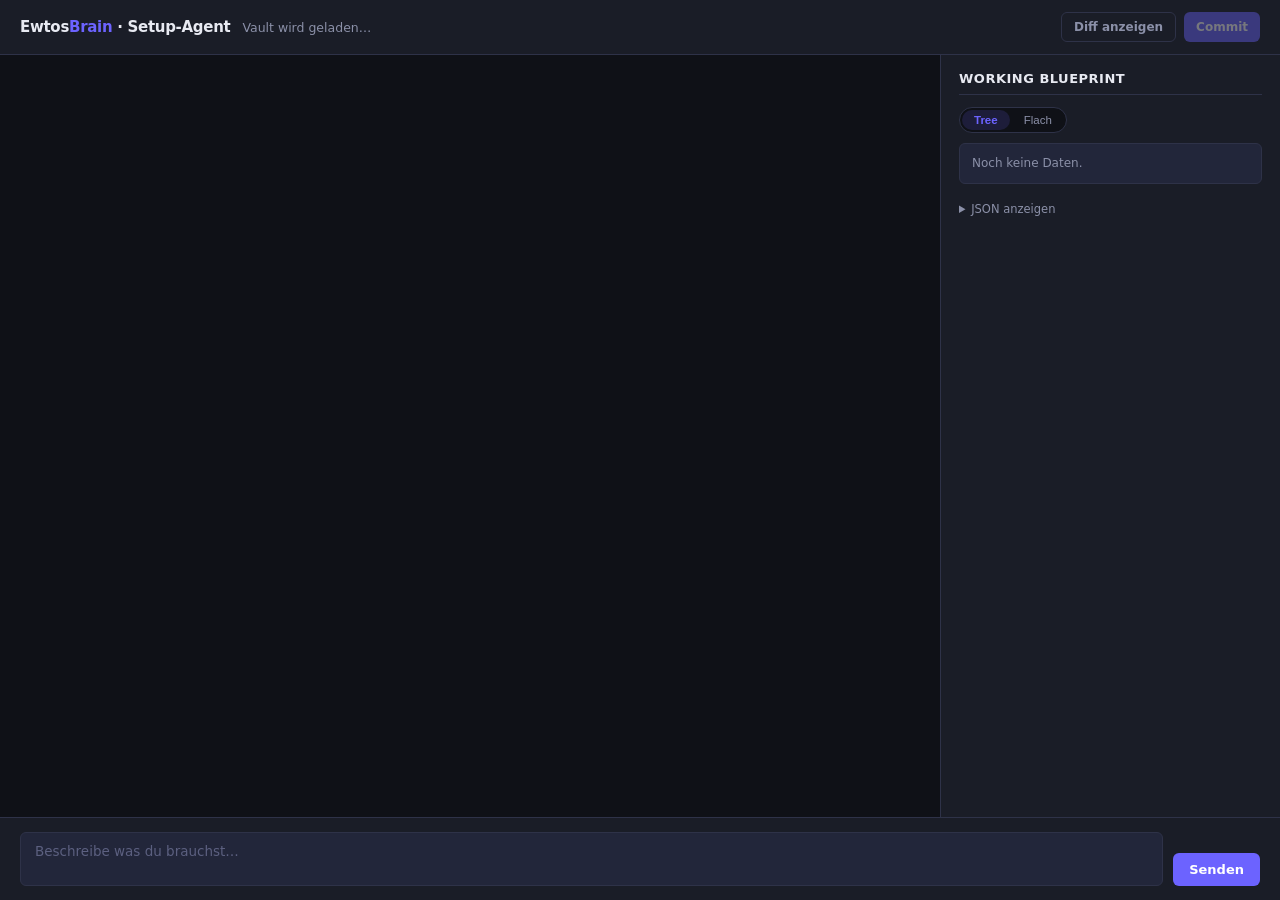
<file: extension/setup/agent.html>
<!-- EwtosBrain Setup-Agent | ewtos.com -->
<!DOCTYPE html>
<html lang="de">
<head>
  <meta charset="UTF-8">
  <meta name="viewport" content="width=device-width, initial-scale=1.0">
  <title>EwtosBrain — Setup-Agent</title>
  <style>
    :root {
      --bg:           #0f1117;
      --surface:      #1a1d27;
      --surface-2:    #22263a;
      --surface-3:    #2a2f47;
      --border:       #2e3248;
      --border-focus: #6c63ff;
      --accent:       #6c63ff;
      --accent-hover: #7c73ff;
      --accent-soft:  rgba(108, 99, 255, 0.15);
      --text:         #e8eaf2;
      --text-muted:   #8b90a8;
      --text-dim:     #5c6080;
      --success:      #3ecf8e;
      --success-soft: rgba(62, 207, 142, 0.12);
      --error:        #f87171;
      --error-soft:   rgba(248, 113, 113, 0.12);
      --warning:      #fbbf24;
      --warning-soft: rgba(251, 191, 36, 0.12);
      --radius:       10px;
      --radius-sm:    6px;
      --transition:   220ms cubic-bezier(0.4,0,0.2,1);
    }
    *,*::before,*::after { box-sizing:border-box; margin:0; padding:0; }
    html, body { height:100%; }
    body {
      font-family: system-ui, -apple-system, 'Segoe UI', sans-serif;
      background: var(--bg);
      color: var(--text);
      overflow: hidden;
    }

    .agent-app {
      display:grid;
      grid-template-rows: auto 1fr auto;
      height:100vh;
    }

    /* Header */
    .agent-header {
      display:flex; align-items:center; justify-content:space-between;
      padding: 12px 20px;
      background: var(--surface);
      border-bottom: 1px solid var(--border);
    }
    .header-left { display:flex; align-items:center; gap:12px; }
    .brand { font-size:15px; font-weight:700; color:var(--text); letter-spacing:-0.3px; }
    .brand .accent { color:var(--accent); }
    .header-subtitle { font-size:12.5px; color:var(--text-muted); }
    .header-right { display:flex; gap:8px; }

    /* Main grid: chat + sidebar */
    .agent-main {
      display: grid;
      grid-template-columns: 1fr 340px;
      overflow: hidden;
    }

    /* Chat */
    .agent-chat {
      overflow-y: auto;
      padding: 20px 24px;
      display: flex; flex-direction: column; gap: 12px;
    }
    .msg {
      max-width: 80%;
      padding: 10px 14px;
      border-radius: 12px;
      font-size: 13.5px;
      line-height: 1.55;
      white-space: pre-wrap;
      word-wrap: break-word;
    }
    .msg.user {
      align-self: flex-end;
      background: var(--accent-soft);
      border: 1px solid rgba(108,99,255,0.3);
      color: var(--text);
    }
    .msg.assistant {
      align-self: flex-start;
      background: var(--surface-2);
      border: 1px solid var(--border);
      color: var(--text);
    }
    .msg.error {
      align-self: stretch;
      background: var(--error-soft);
      border: 1px solid rgba(248,113,113,0.3);
      color: var(--error);
      font-size: 12.5px;
      max-width: 100%;
    }
    .msg.system {
      align-self: center;
      background: transparent;
      color: var(--text-dim);
      font-size: 11.5px;
      font-style: italic;
    }

    /* Tool-Call-Block */
    .tool-call {
      align-self: flex-start;
      max-width: 80%;
      background: var(--surface);
      border: 1px solid var(--border);
      border-radius: 8px;
      padding: 8px 12px;
      font-family: ui-monospace, "Consolas", monospace;
      font-size: 11.5px;
      color: var(--text-muted);
    }
    .tool-call summary {
      cursor: pointer;
      list-style: none;
      display:flex; align-items:center; gap:8px;
    }
    .tool-call summary::-webkit-details-marker { display: none; }
    .tool-call .tool-icon { color: var(--accent); }
    .tool-call .tool-name { color: var(--text); font-weight: 600; }
    .tool-call .tool-args { color: var(--text-dim); font-size: 11px; margin-left: 4px; }
    .tool-call pre {
      margin-top: 8px;
      background: var(--bg);
      border-radius: 4px;
      padding: 8px;
      overflow-x: auto;
      font-size: 11px;
      color: var(--text-muted);
      max-height: 240px;
      overflow-y: auto;
    }

    /* Sidebar */
    .agent-blueprint {
      background: var(--surface);
      border-left: 1px solid var(--border);
      overflow-y: auto;
      padding: 16px 18px;
    }
    .agent-blueprint h3 {
      font-size: 13px;
      font-weight: 600;
      color: var(--text);
      margin-bottom: 12px;
      padding-bottom: 8px;
      border-bottom: 1px solid var(--border);
      text-transform: uppercase;
      letter-spacing: 0.5px;
    }
    .bp-summary {
      background: var(--surface-2);
      border: 1px solid var(--border);
      border-radius: var(--radius-sm);
      padding: 10px 12px;
      font-size: 12px;
      color: var(--text-muted);
      margin-bottom: 12px;
      line-height: 1.55;
    }
    .bp-summary strong { color: var(--text); font-weight: 600; }
    .bp-section {
      margin-bottom: 10px;
      background: var(--surface-2);
      border: 1px solid var(--border);
      border-radius: var(--radius-sm);
      overflow: hidden;
    }
    .bp-section summary {
      padding: 8px 12px;
      font-size: 12px;
      font-weight: 600;
      color: var(--text);
      cursor: pointer;
      list-style: none;
      display:flex; justify-content:space-between; align-items:center;
    }
    .bp-section summary::-webkit-details-marker { display: none; }
    .bp-section summary::after {
      content: '▾';
      color: var(--text-dim);
      transition: transform var(--transition);
    }
    .bp-section[open] summary::after { transform: rotate(180deg); }
    .bp-section ul {
      list-style: none;
      padding: 4px 12px 10px;
      font-size: 11.5px;
      color: var(--text-muted);
    }
    .bp-section li {
      padding: 3px 0;
      font-family: ui-monospace, "Consolas", monospace;
      font-size: 11px;
      overflow: hidden;
      text-overflow: ellipsis;
      white-space: nowrap;
    }
    .bp-section .empty { color: var(--text-dim); font-style: italic; font-size: 11px; padding: 4px 12px 10px; }
    /* View-Switcher */
    .bp-view-switch {
      display: inline-flex;
      gap: 2px;
      padding: 2px;
      margin-bottom: 10px;
      background: var(--bg);
      border: 1px solid var(--border);
      border-radius: 999px;
    }
    .bp-view-btn {
      appearance: none;
      background: transparent;
      border: none;
      color: var(--text-muted);
      font-size: 11.5px;
      font-weight: 500;
      padding: 4px 12px;
      border-radius: 999px;
      cursor: pointer;
      transition: background var(--transition), color var(--transition);
    }
    .bp-view-btn:hover { color: var(--text); }
    .bp-view-btn.active {
      background: var(--accent-soft);
      color: var(--accent);
      font-weight: 600;
    }
    /* Tree-View */
    .bp-tree {
      font-size: 11.5px;
      color: var(--text-muted);
      margin-bottom: 12px;
    }
    .bp-tree-node { margin: 0; }
    .bp-tree-node > summary {
      list-style: none;
      cursor: pointer;
      padding: 3px 4px;
      border-radius: 4px;
      display: flex;
      align-items: center;
      gap: 6px;
      color: var(--text);
      font-family: ui-monospace, "Consolas", monospace;
      font-size: 11.5px;
    }
    .bp-tree-node > summary:hover { background: var(--bg); }
    .bp-tree-node > summary::-webkit-details-marker { display: none; }
    .bp-tree-node > summary::before {
      content: '▸';
      color: var(--text-dim);
      font-size: 10px;
      width: 8px;
      flex-shrink: 0;
      transition: transform var(--transition);
    }
    .bp-tree-node[open] > summary::before { transform: rotate(90deg); }
    .bp-tree-node.leaf > summary::before { content: ''; }
    .bp-tree-node.implicit > summary { color: var(--text-muted); font-style: italic; }
    .bp-tree-children {
      padding-left: 14px;
      margin-left: 6px;
      border-left: 1px solid var(--border);
    }
    .bp-tree-item {
      display: flex;
      align-items: center;
      gap: 6px;
      padding: 3px 4px 3px 18px;
      font-family: ui-monospace, "Consolas", monospace;
      font-size: 11px;
      color: var(--text-muted);
      border-radius: 4px;
    }
    .bp-tree-item:hover { background: var(--bg); color: var(--text); }
    .bp-tree-icon { flex-shrink: 0; }
    .bp-tree-name { overflow: hidden; text-overflow: ellipsis; white-space: nowrap; }
    .bp-tree-empty { color: var(--text-dim); font-style: italic; font-size: 11px; padding: 4px 0; }
    .bp-json-wrap { margin-top: 12px; }
    .bp-json-wrap summary { font-size: 11.5px; color: var(--text-muted); cursor: pointer; padding: 6px 0; }
    .bp-json-wrap pre {
      background: var(--bg);
      border: 1px solid var(--border);
      border-radius: var(--radius-sm);
      padding: 10px;
      font-size: 10.5px;
      color: var(--text-muted);
      overflow-x: auto;
      max-height: 320px;
      overflow-y: auto;
    }

    /* Input bar */
    .agent-input-bar {
      display: flex;
      gap: 10px;
      padding: 14px 20px;
      background: var(--surface);
      border-top: 1px solid var(--border);
      align-items: flex-end;
    }
    #agent-input {
      flex: 1;
      background: var(--surface-2);
      border: 1px solid var(--border);
      border-radius: var(--radius-sm);
      padding: 10px 14px;
      font-size: 13.5px;
      font-family: inherit;
      color: var(--text);
      outline: none;
      resize: none;
      min-height: 44px;
      max-height: 120px;
      transition: border-color var(--transition);
    }
    #agent-input:focus { border-color: var(--border-focus); }
    #agent-input::placeholder { color: var(--text-dim); }

    /* Buttons */
    .btn { display:inline-flex; align-items:center; justify-content:center; gap:6px; padding:9px 16px; border-radius:var(--radius-sm); font-family:inherit; font-size:13px; font-weight:600; cursor:pointer; border:none; outline:none; transition:background var(--transition), opacity var(--transition); }
    .btn-primary { background:var(--accent); color:#fff; }
    .btn-primary:hover { background:var(--accent-hover); }
    .btn-primary:disabled { opacity:0.4; cursor:not-allowed; }
    .btn-secondary { background:var(--surface-2); color:var(--text-muted); border:1px solid var(--border); }
    .btn-secondary:hover { background:var(--surface-3); color:var(--text); }
    .btn-ghost { background:transparent; color:var(--text-muted); border: 1px solid var(--border); }
    .btn-ghost:hover { color:var(--text); border-color: var(--border-focus); }
    .btn-sm { padding:7px 12px; font-size:12px; }

    /* Toast */
    .toast {
      position: fixed;
      top: 70px;
      right: 20px;
      background: var(--surface);
      border: 1px solid var(--border);
      border-radius: var(--radius-sm);
      padding: 10px 14px;
      font-size: 12.5px;
      color: var(--text);
      box-shadow: 0 4px 24px rgba(0,0,0,0.5);
      z-index: 100;
      opacity: 0;
      transform: translateX(8px);
      transition: opacity 220ms, transform 220ms;
      max-width: 340px;
    }
    .toast.show { opacity: 1; transform: translateX(0); }
    .toast.success { border-color: rgba(62,207,142,0.4); color: var(--success); }
    .toast.error { border-color: rgba(248,113,113,0.4); color: var(--error); }

    /* Dialog */
    dialog#diff-dialog {
      border: 1px solid var(--border);
      background: var(--surface);
      color: var(--text);
      border-radius: var(--radius);
      padding: 0;
      max-width: 720px;
      width: 90%;
      max-height: 80vh;
      box-shadow: 0 8px 48px rgba(0,0,0,0.6);
    }
    dialog::backdrop { background: rgba(0,0,0,0.6); }
    dialog header {
      display:flex; justify-content:space-between; align-items:center;
      padding: 14px 20px;
      border-bottom: 1px solid var(--border);
    }
    dialog header h3 { font-size: 14px; font-weight: 600; color: var(--text); margin: 0; }
    #btn-diff-close {
      background: transparent;
      border: none;
      color: var(--text-muted);
      font-size: 20px;
      cursor: pointer;
      padding: 0 4px;
    }
    #btn-diff-close:hover { color: var(--text); }
    #diff-body {
      padding: 16px 20px;
      max-height: 56vh;
      overflow-y: auto;
      font-size: 12.5px;
    }
    #diff-body h4 {
      font-size: 12px;
      font-weight: 600;
      color: var(--text);
      margin-bottom: 8px;
      margin-top: 14px;
      text-transform: uppercase;
      letter-spacing: 0.5px;
    }
    #diff-body h4:first-child { margin-top: 0; }
    #diff-body ul { list-style: none; padding-left: 0; }
    #diff-body li {
      padding: 4px 8px;
      font-family: ui-monospace, "Consolas", monospace;
      font-size: 11.5px;
      color: var(--text-muted);
      background: var(--surface-2);
      border-radius: 4px;
      margin-bottom: 3px;
    }
    #diff-body li.warning { background: var(--warning-soft); color: var(--warning); }
    #diff-body li.skip { color: var(--text-dim); }
    #diff-body .empty { color: var(--text-dim); font-style: italic; font-size: 12px; }
    dialog footer {
      display:flex; gap:8px; justify-content:flex-end;
      padding: 14px 20px;
      border-top: 1px solid var(--border);
    }

    code {
      background: var(--surface-3);
      padding: 1px 5px;
      border-radius: 4px;
      font-size: 11.5px;
      font-family: ui-monospace, "Consolas", monospace;
      color: var(--accent);
    }
  </style>
</head>
<body>

<div class="agent-app">

  <header class="agent-header">
    <div class="header-left">
      <span class="brand">Ewtos<span class="accent">Brain</span> · Setup-Agent</span>
      <span class="header-subtitle" id="agent-vault-info">Vault wird geladen…</span>
    </div>
    <div class="header-right">
      <button class="btn btn-ghost btn-sm" id="btn-preview">Diff anzeigen</button>
      <button class="btn btn-primary btn-sm" id="btn-commit" disabled>Commit</button>
    </div>
  </header>

  <main class="agent-main">
    <section class="agent-chat" id="agent-chat">
      <!-- Messages dynamisch eingehängt -->
    </section>
    <aside class="agent-blueprint">
      <h3>Working Blueprint</h3>
      <div class="bp-view-switch" role="tablist" aria-label="Ansicht">
        <button type="button" class="bp-view-btn active" data-view="tree" role="tab" aria-selected="true">Tree</button>
        <button type="button" class="bp-view-btn" data-view="flat" role="tab" aria-selected="false">Flach</button>
      </div>
      <div class="bp-summary" id="bp-summary">Noch keine Daten.</div>
      <div id="bp-sections"></div>
      <details class="bp-json-wrap">
        <summary>JSON anzeigen</summary>
        <pre id="bp-json">{}</pre>
      </details>
    </aside>
  </main>

  <footer class="agent-input-bar">
    <textarea id="agent-input" placeholder="Beschreibe was du brauchst…" rows="2"></textarea>
    <button class="btn btn-primary" id="btn-send">Senden</button>
  </footer>

</div>

<dialog id="diff-dialog">
  <header>
    <h3>Vorschau — was wird erstellt</h3>
    <button id="btn-diff-close" aria-label="Schließen">×</button>
  </header>
  <div id="diff-body"></div>
  <footer>
    <button class="btn btn-secondary btn-sm" id="btn-diff-cancel">Abbrechen</button>
    <button class="btn btn-primary btn-sm" id="btn-diff-confirm">Commit ausführen</button>
  </footer>
</dialog>

<div class="toast" id="toast"></div>

<script src="agent.js" type="module"></script>
</body>
</html>
</file>
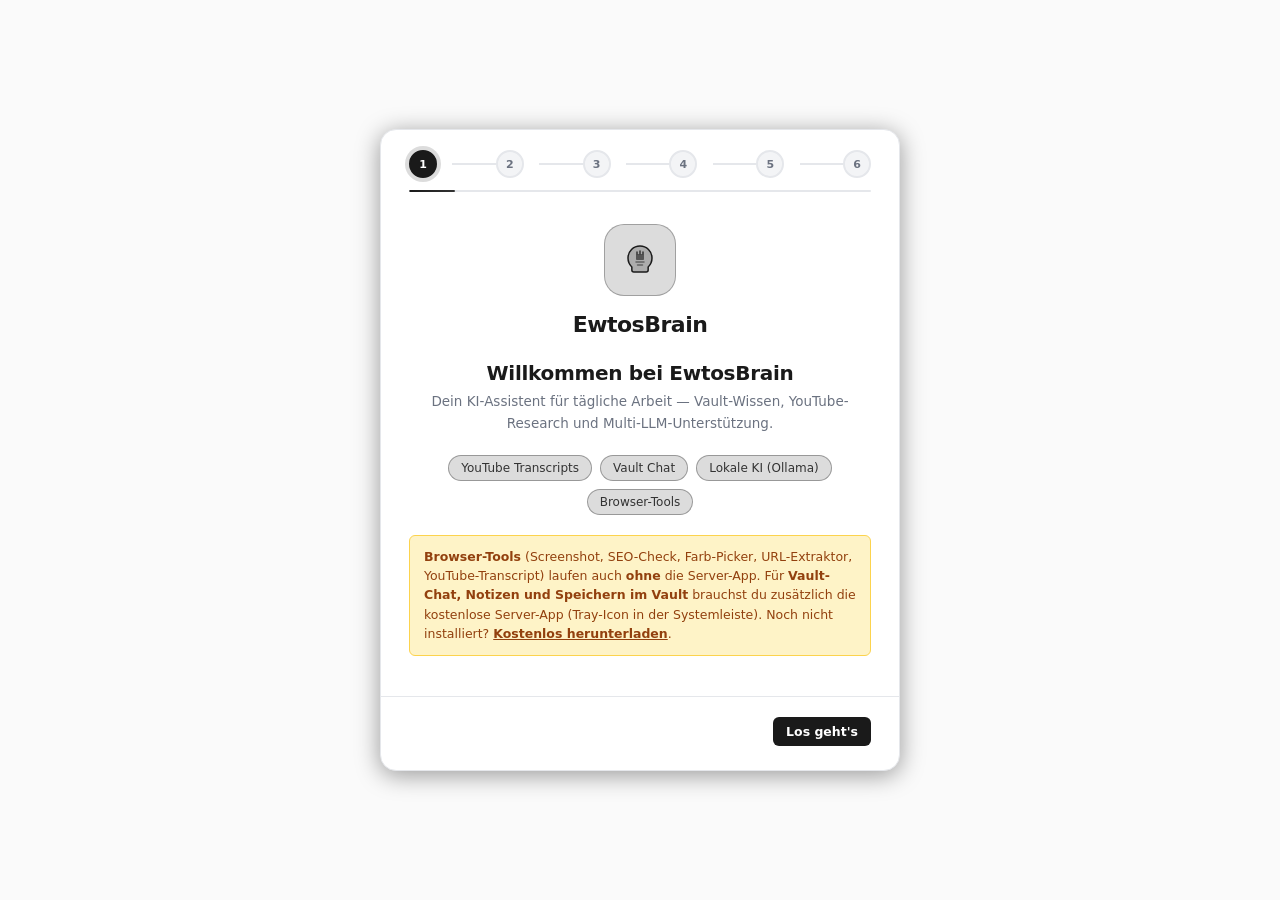
<file: extension/setup/wizard.html>
<!-- EwtosBrain Setup Wizard | ewtos.com -->
<!DOCTYPE html>
<html lang="de">
<head>
  <meta charset="UTF-8">
  <meta name="viewport" content="width=device-width, initial-scale=1.0">
  <title>EwtosBrain — Setup</title>
  <link rel="stylesheet" href="../themes.css">
  <style>
    /* --bg/--border/--text/--text-muted/--accent/--accent-hover kommen aus
       themes.css (Light/Dark + Farb-Themes via [data-mode]/[data-theme],
       gesetzt von applyTheme() in wizard.js). Hier nur Ableitungen davon —
       keine eigenen Marken-/Statusfarben mehr. */
    :root {
      --surface:      var(--bg-card);
      --surface-2:    var(--bg-subtle);
      --surface-3:    var(--bg-hover);
      --border-focus: var(--accent);
      --accent-soft:  color-mix(in srgb, var(--accent) 15%, transparent);
      --text-dim:     var(--text-faint);
      --success:      var(--status-online);
      --success-soft: color-mix(in srgb, var(--status-online) 14%, transparent);
      --error:        var(--status-offline);
      --error-soft:   color-mix(in srgb, var(--status-offline) 14%, transparent);
      --warning:      var(--warning-text);
      --warning-soft: var(--warning-bg);
      --radius:       10px;
      --radius-sm:    6px;
      --shadow:       0 4px 24px rgba(0,0,0,0.4);
      --transition:   220ms cubic-bezier(0.4,0,0.2,1);
    }
    *,*::before,*::after { box-sizing:border-box; margin:0; padding:0; }
    body {
      font-family: system-ui, -apple-system, 'Segoe UI', sans-serif;
      background: var(--bg);
      color: var(--text);
      min-height: 100vh;
      display: flex;
      flex-direction: column;
      align-items: center;
      justify-content: center;
      padding: 24px 16px;
    }
    .wizard-card {
      width: 100%;
      max-width: 520px;
      background: var(--surface);
      border: 1px solid var(--border);
      border-radius: 16px;
      box-shadow: var(--shadow);
      overflow: hidden;
    }
    /* Progress */
    .progress-header { padding: 20px 28px 0; }
    .step-track { display:flex; align-items:center; margin-bottom:12px; }
    .step-item { display:flex; align-items:center; flex:1; }
    .step-item:last-child { flex:0; }
    .step-dot {
      width:28px; height:28px; border-radius:50%;
      background: var(--surface-2); border: 2px solid var(--border);
      display:flex; align-items:center; justify-content:center;
      font-size:11px; font-weight:600; color:var(--text-muted);
      flex-shrink:0; transition: background var(--transition), border-color var(--transition);
      position:relative; z-index:1;
    }
    .step-dot.active { background:var(--accent); border-color:var(--accent); color:var(--accent-text); box-shadow:0 0 0 4px var(--accent-soft); }
    .step-dot.done   { background:var(--success); border-color:var(--success); color:#fff; }
    .step-dot.done::after {
      content:''; position:absolute; width:6px; height:10px;
      border-right:2px solid #fff; border-bottom:2px solid #fff;
      transform:rotate(45deg) translate(-1px,-1px);
    }
    .step-dot.done span { display:none; }
    .step-connector { flex:1; height:2px; background:var(--border); transition:background var(--transition); }
    .step-connector.done   { background:var(--success); }
    .step-connector.active { background:var(--accent); }
    .progress-bar-wrap { height:2px; background:var(--border); border-radius:2px; overflow:hidden; margin-bottom:4px; }
    .progress-bar-fill {
      height:100%;
      background: linear-gradient(90deg, var(--accent), var(--accent-hover));
      border-radius:2px; transition:width 400ms cubic-bezier(0.4,0,0.2,1);
    }
    /* Steps */
    .step-content-wrap { position:relative; overflow:hidden; }
    .step { display:none; padding:28px 28px 24px; animation: stepIn 280ms ease both; }
    .step.active { display:block; }
    @keyframes stepIn { from { opacity:0; transform:translateX(16px); } to { opacity:1; transform:translateX(0); } }
    @keyframes stepInBack { from { opacity:0; transform:translateX(-16px); } to { opacity:1; transform:translateX(0); } }
    .step.back { animation-name:stepInBack; }
    /* Typography */
    .step-headline { font-size:20px; font-weight:700; color:var(--text); margin-bottom:6px; letter-spacing:-0.3px; }
    .step-subtext { font-size:13.5px; color:var(--text-muted); line-height:1.6; margin-bottom:20px; }
    /* Logo */
    .logo-wrap { display:flex; flex-direction:column; align-items:center; margin-bottom:24px; }
    .logo-icon {
      width:72px; height:72px; background:var(--accent-soft); border-radius:20px;
      display:flex; align-items:center; justify-content:center; margin-bottom:16px;
      border:1px solid color-mix(in srgb, var(--accent) 30%, transparent);
    }
    .logo-wordmark { font-size:22px; font-weight:700; letter-spacing:-0.5px; }
    .logo-wordmark span { color:var(--accent); }
    /* Pills */
    .pill-row { display:flex; gap:8px; flex-wrap:wrap; margin-bottom:20px; justify-content:center; }
    .pill { background:var(--surface-2); border:1px solid var(--border); border-radius:100px; padding:5px 12px; font-size:12px; font-weight:500; color:var(--text-muted); }
    .pill.accent { background:var(--accent-soft); border-color:color-mix(in srgb, var(--accent) 35%, transparent); color:var(--accent-hover); }
    /* Info boxes */
    .info-box {
      background:var(--warning-soft); border:1px solid var(--warning-border);
      border-radius:var(--radius-sm); padding:11px 14px; font-size:12.5px;
      color:var(--warning); line-height:1.55; margin-bottom:16px;
    }
    .info-box.neutral { background:var(--surface-2); border-color:var(--border); color:var(--text-muted); }
    .info-box.success { background:var(--success-soft); border-color:color-mix(in srgb, var(--status-online) 30%, transparent); color:var(--success); }
    .info-box.error   { background:var(--error-soft); border-color:color-mix(in srgb, var(--status-offline) 30%, transparent); color:var(--error); }
    .info-box strong  { font-weight:600; color:inherit; }
    .info-box a { color:inherit; font-weight:600; text-decoration:underline; }
    .info-box a:hover { opacity:0.8; }
    /* Form */
    .field-group { margin-bottom:14px; }
    .field-label { display:block; font-size:12px; font-weight:600; color:var(--text-muted); text-transform:uppercase; letter-spacing:0.5px; margin-bottom:6px; }
    .field-input {
      width:100%; background:var(--surface-2); border:1px solid var(--border);
      border-radius:var(--radius-sm); padding:9px 12px; font-size:13.5px;
      font-family:inherit; color:var(--text); outline:none;
      transition:border-color var(--transition), box-shadow var(--transition);
    }
    .field-input::placeholder { color:var(--text-dim); }
    .field-input:focus { border-color:var(--border-focus); box-shadow:0 0 0 3px var(--accent-soft); }
    select.field-input {
      cursor:pointer; appearance:none;
      background-image:url("data:image/svg+xml,%3Csvg xmlns='http://www.w3.org/2000/svg' width='12' height='12' viewBox='0 0 24 24' fill='none' stroke='%238b90a8' stroke-width='2.5'%3E%3Cpolyline points='6 9 12 15 18 9'/%3E%3C/svg%3E");
      background-repeat:no-repeat; background-position:right 12px center; padding-right:32px;
    }
    .field-hint { font-size:11.5px; color:var(--text-dim); margin-top:5px; line-height:1.5; }
    /* Connection row */
    .conn-row { display:flex; gap:8px; align-items:flex-start; margin-bottom:12px; }
    .conn-row .field-input { flex:1; }
    .status-row {
      display:flex; align-items:center; gap:8px; padding:10px 14px;
      background:var(--surface-2); border:1px solid var(--border);
      border-radius:var(--radius-sm); margin-bottom:16px; min-height:40px;
    }
    .status-dot { width:8px; height:8px; border-radius:50%; background:var(--text-dim); flex-shrink:0; transition:background var(--transition); }
    .status-dot.connecting { background:var(--warning); animation:pulse 1s infinite; }
    .status-dot.ok    { background:var(--success); }
    .status-dot.error { background:var(--error); }
    @keyframes pulse { 0%,100%{opacity:1;} 50%{opacity:0.4;} }
    .status-text { font-size:13px; color:var(--text-muted); }
    .status-text.ok    { color:var(--success); }
    .status-text.error { color:var(--error); }
    /* Provider grid */
    .provider-grid { display:grid; grid-template-columns:1fr 1fr; gap:8px; margin-bottom:16px; }
    .provider-card {
      background:var(--surface-2); border:2px solid var(--border); border-radius:var(--radius);
      padding:14px 12px; cursor:pointer; transition:border-color var(--transition), background var(--transition); position:relative;
    }
    .provider-card:hover { border-color:var(--border-focus); background:var(--surface-3); }
    .provider-card.selected { border-color:var(--accent); background:var(--accent-soft); }
    .provider-card-name { font-size:13.5px; font-weight:600; color:var(--text); margin-bottom:3px; }
    .provider-card-desc { font-size:11.5px; color:var(--text-muted); line-height:1.45; }
    .provider-badge { position:absolute; top:8px; right:8px; background:var(--success-soft); border:1px solid color-mix(in srgb, var(--status-online) 30%, transparent); color:var(--success); font-size:10px; font-weight:600; padding:2px 7px; border-radius:100px; }
    .provider-badge.rec { background:var(--accent-soft); border-color:color-mix(in srgb, var(--accent) 35%, transparent); color:var(--accent-hover); }
    .provider-field-wrap { margin-bottom:14px; }
    .api-key-row { display:flex; gap:8px; align-items:center; }
    .api-key-row .field-input { flex:1; }
    .link-sm { font-size:11.5px; color:var(--accent); text-decoration:none; white-space:nowrap; }
    .link-sm:hover { text-decoration:underline; }
    /* Checkbox */
    .checkbox-row { display:flex; align-items:flex-start; gap:10px; margin-bottom:14px; cursor:pointer; user-select:none; }
    .checkbox-row input[type="checkbox"] {
      appearance:none; width:16px; height:16px; border:2px solid var(--border);
      border-radius:4px; background:var(--surface-2); cursor:pointer; flex-shrink:0;
      margin-top:1px; transition:background var(--transition), border-color var(--transition); position:relative;
    }
    .checkbox-row input[type="checkbox"]:checked { background:var(--accent); border-color:var(--accent); }
    .checkbox-row input[type="checkbox"]:checked::after {
      content:''; position:absolute; top:1px; left:3px; width:6px; height:9px;
      border-right:2px solid var(--accent-text); border-bottom:2px solid var(--accent-text); transform:rotate(45deg);
    }
    .checkbox-label { font-size:13px; color:var(--text-muted); line-height:1.5; }
    /* Vault mode toggle */
    .vault-mode-toggle { display:flex; gap:8px; margin-bottom:16px; }
    .vault-mode-btn {
      flex:1; padding:10px 12px; border-radius:var(--radius-sm); font-family:inherit;
      font-size:13px; font-weight:600; cursor:pointer; border:2px solid var(--border);
      background:var(--surface-2); color:var(--text-muted); transition:all var(--transition);
    }
    .vault-mode-btn.active { border-color:var(--accent); background:var(--accent-soft); color:var(--text); }
    /* Success screen */
    .success-icon-wrap { display:flex; justify-content:center; margin-bottom:20px; }
    .checkmark-circle {
      width:72px; height:72px; border-radius:50%;
      background:var(--success-soft); border:2px solid color-mix(in srgb, var(--status-online) 40%, transparent);
      display:flex; align-items:center; justify-content:center;
    }
    .checkmark-svg { width:36px; height:36px; }
    .checkmark-path { stroke-dasharray:50; stroke-dashoffset:50; animation:drawCheck 500ms 150ms ease forwards; }
    @keyframes drawCheck { to { stroke-dashoffset:0; } }
    .quick-start-grid { display:grid; gap:8px; margin-bottom:24px; }
    .quick-card {
      background:var(--surface-2); border:1px solid var(--border); border-radius:var(--radius);
      padding:13px 16px; display:flex; align-items:center; gap:12px; cursor:pointer;
      transition:border-color var(--transition), background var(--transition);
    }
    .quick-card:hover { border-color:var(--accent); background:var(--surface-3); }
    .quick-card-icon { width:36px; height:36px; border-radius:8px; background:var(--accent-soft); border:1px solid color-mix(in srgb, var(--accent) 25%, transparent); display:flex; align-items:center; justify-content:center; flex-shrink:0; }
    .quick-card-title { font-size:13.5px; font-weight:600; color:var(--text); margin-bottom:2px; }
    .quick-card-desc  { font-size:12px; color:var(--text-muted); }
    /* Buttons */
    .btn { display:inline-flex; align-items:center; justify-content:center; gap:6px; padding:9px 18px; border-radius:var(--radius-sm); font-family:inherit; font-size:13.5px; font-weight:600; cursor:pointer; border:none; outline:none; transition:background var(--transition), opacity var(--transition); text-decoration:none; }
    .btn-primary { background:var(--accent); color:var(--accent-text); }
    .btn-primary:hover { background:var(--accent-hover); box-shadow:0 2px 12px color-mix(in srgb, var(--accent) 35%, transparent); }
    .btn-primary:disabled { opacity:0.4; cursor:not-allowed; box-shadow:none; }
    .btn-secondary { background:var(--surface-2); color:var(--text-muted); border:1px solid var(--border); }
    .btn-secondary:hover { background:var(--surface-3); color:var(--text); }
    .btn-ghost { background:transparent; color:var(--accent); padding:9px 4px; }
    .btn-ghost:hover { color:var(--accent-hover); }
    .btn-outline { background:transparent; color:var(--text-muted); border:1px solid var(--border); }
    .btn-outline:hover { border-color:var(--border-focus); color:var(--text); }
    .btn-sm { padding:7px 13px; font-size:12.5px; }
    /* Footer */
    .step-footer { display:flex; align-items:center; gap:8px; padding:20px 28px 24px; border-top:1px solid var(--border); }
    .footer-spacer { flex:1; }
    code { background:var(--surface-3); padding:1px 5px; border-radius:4px; font-size:12px; color:var(--accent); }
    .divider { height:1px; background:var(--border); margin:16px 0; }
    /* Template-Picker */
    .template-list { display:flex; flex-direction:column; gap:8px; margin-bottom:14px; max-height:340px; overflow-y:auto; padding-right:4px; }
    .template-card {
      background:var(--surface-2); border:2px solid var(--border); border-radius:var(--radius);
      padding:12px 14px; cursor:pointer; transition:border-color var(--transition), background var(--transition);
      display:flex; gap:12px; align-items:flex-start;
    }
    .template-card:hover { border-color:var(--border-focus); background:var(--surface-3); }
    .template-card.selected { border-color:var(--accent); background:var(--accent-soft); }
    .template-check {
      width:18px; height:18px; border:2px solid var(--border); border-radius:4px;
      background:var(--surface); flex-shrink:0; margin-top:1px; position:relative;
      transition:background var(--transition), border-color var(--transition);
    }
    .template-card.selected .template-check { background:var(--accent); border-color:var(--accent); }
    .template-card.selected .template-check::after {
      content:''; position:absolute; top:1px; left:4px; width:5px; height:9px;
      border-right:2px solid var(--accent-text); border-bottom:2px solid var(--accent-text); transform:rotate(45deg);
    }
    .template-body { flex:1; min-width:0; }
    .template-name { font-size:13.5px; font-weight:600; color:var(--text); margin-bottom:2px; }
    .template-desc { font-size:12px; color:var(--text-muted); line-height:1.5; margin-bottom:6px; }
    .template-tags { display:flex; gap:5px; flex-wrap:wrap; }
    .template-tag {
      font-size:10px; padding:2px 7px; border-radius:100px;
      background:var(--surface-3); border:1px solid var(--border); color:var(--text-muted);
      font-weight:500;
    }
    .template-tag.builtin { background:var(--accent-soft); border-color:color-mix(in srgb, var(--accent) 35%, transparent); color:var(--accent-hover); }
    .template-tag.imported { background:var(--warning-soft); border-color:var(--warning-border); color:var(--warning); }
    .template-tag.trusted { background:var(--success-soft); border-color:color-mix(in srgb, var(--status-online) 30%, transparent); color:var(--success); }
    .step-actions { display:flex; gap:8px; align-items:center; margin-top:16px; }
    .step-actions .footer-spacer { flex:1; }
    .skip-link {
      font-size:12px; color:var(--text-muted); text-decoration:none; cursor:pointer;
      padding:6px 4px; transition:color var(--transition);
    }
    .skip-link:hover { color:var(--accent); }
  </style>
</head>
<body>

<div class="wizard-card">

  <div class="progress-header">
    <div class="step-track">
      <div class="step-item"><div class="step-dot active" id="dot-1"><span>1</span></div></div>
      <div class="step-connector" id="conn-1"></div>
      <div class="step-item"><div class="step-dot" id="dot-2"><span>2</span></div></div>
      <div class="step-connector" id="conn-2"></div>
      <div class="step-item"><div class="step-dot" id="dot-3"><span>3</span></div></div>
      <div class="step-connector" id="conn-3"></div>
      <div class="step-item"><div class="step-dot" id="dot-4"><span>4</span></div></div>
      <div class="step-connector" id="conn-4"></div>
      <div class="step-item"><div class="step-dot" id="dot-5"><span>5</span></div></div>
      <div class="step-connector" id="conn-5"></div>
      <div class="step-item"><div class="step-dot" id="dot-6"><span>6</span></div></div>
    </div>
    <div class="progress-bar-wrap">
      <div class="progress-bar-fill" id="progress-fill" style="width:10%"></div>
    </div>
  </div>

  <div class="step-content-wrap">

    <!-- Step 1: Willkommen -->
    <div class="step active" id="step-1">
      <div class="logo-wrap">
        <div class="logo-icon">
          <svg width="40" height="40" viewBox="0 0 40 40" fill="none">
            <path d="M20 6C13.37 6 8 11.37 8 18c0 3.5 1.47 6.67 3.84 8.94V30a2 2 0 002 2h12.32a2 2 0 002-2v-3.06C30.53 24.67 32 21.5 32 18c0-6.63-5.37-12-12-12z" fill="color-mix(in srgb, var(--accent) 25%, transparent)" stroke="var(--accent)" stroke-width="1.5" stroke-linecap="round" stroke-linejoin="round"/>
            <path d="M16 19c0 .55.45 1 1 1h6c.55 0 1-.45 1-1v-4c0-.55-.45-1-1-1h-6c-.55 0-1 .45-1 1v4z" fill="var(--accent)" opacity="0.6"/>
            <path d="M17 14v-2M20 14v-3M23 14v-2" stroke="var(--accent-hover)" stroke-width="1.5" stroke-linecap="round"/>
            <path d="M16 22h8M17.5 25h5" stroke="var(--accent)" stroke-width="1.5" stroke-linecap="round" opacity="0.5"/>
          </svg>
        </div>
        <div class="logo-wordmark">Ewtos<span>Brain</span></div>
      </div>
      <div style="text-align:center;margin-bottom:20px;">
        <h1 class="step-headline">Willkommen bei EwtosBrain</h1>
        <p class="step-subtext">Dein KI-Assistent für tägliche Arbeit — Vault-Wissen, YouTube-Research und Multi-LLM-Unterstützung.</p>
      </div>
      <div class="pill-row">
        <div class="pill accent">YouTube Transcripts</div>
        <div class="pill accent">Vault Chat</div>
        <div class="pill accent">Lokale KI (Ollama)</div>
        <div class="pill accent">Browser-Tools</div>
      </div>
      <div class="info-box">
        <strong>Browser-Tools</strong> (Screenshot, SEO-Check, Farb-Picker, URL-Extraktor, YouTube-Transcript) laufen auch <strong>ohne</strong> die Server-App. Für <strong>Vault-Chat, Notizen und Speichern im Vault</strong> brauchst du zusätzlich die kostenlose Server-App (Tray-Icon in der Systemleiste). Noch nicht installiert? <a href="https://ewtos.com/office-brain" target="_blank" rel="noopener">Kostenlos herunterladen</a>.
      </div>
    </div>

    <!-- Step 2: Server verbinden -->
    <div class="step" id="step-2">
      <h2 class="step-headline">Server verbinden</h2>
      <p class="step-subtext">EwtosBrain braucht die lokale Server-App. Stelle sicher, dass sie läuft (Tray-Icon in der Systemleiste), dann teste hier die Verbindung. (Browser-Tools wie Screenshot oder SEO-Check funktionieren auch ohne — dafür kannst du diesen Schritt überspringen.)</p>
      <div class="field-group">
        <label class="field-label" for="server-url">Server-URL</label>
        <div class="conn-row">
          <input class="field-input" type="text" id="server-url" value="ws://localhost:9988/ws">
          <button class="btn btn-secondary btn-sm" id="btn-test-conn">Verbindung testen</button>
        </div>
        <p class="field-hint">Standardport: 9988. Nur ändern wenn der Server auf einem anderen Port läuft.</p>
      </div>
      <div class="status-row">
        <div class="status-dot" id="conn-dot"></div>
        <span class="status-text" id="conn-text">Noch nicht verbunden</span>
      </div>
      <div class="info-box neutral" id="step2-offline-help" style="display:none">
        <strong data-i18n="wizard.offline_help_title"></strong>
        <p style="margin-top:6px" data-i18n="wizard.offline_help_body"></p>
        <div style="display:flex;gap:8px;align-items:center;margin-top:10px;flex-wrap:wrap;">
          <a class="btn btn-primary btn-sm" id="btn-download-server" href="#" target="_blank" rel="noopener" data-i18n="wizard.offline_help_download"></a>
          <a class="skip-link" id="close-wizard-later" href="#" data-i18n="wizard.offline_help_later"></a>
        </div>
      </div>
    </div>

    <!-- Step 3: LLM-Provider -->
    <div class="step" id="step-3">
      <h2 class="step-headline">KI-Anbieter wählen</h2>
      <p class="step-subtext">Wähle das Sprachmodell für deinen Assistenten. Du kannst das jederzeit in den Einstellungen ändern.</p>
      <div class="provider-grid">
        <div class="provider-card selected" data-provider="anthropic">
          <div class="provider-badge rec">Empfohlen</div>
          <div class="provider-card-name">Anthropic Claude</div>
          <div class="provider-card-desc">Beste Tool-Use-Qualität</div>
        </div>
        <div class="provider-card" data-provider="openai">
          <div class="provider-card-name">OpenAI GPT</div>
          <div class="provider-card-desc">GPT-4o, weit verbreitet</div>
        </div>
        <div class="provider-card" data-provider="ollama">
          <div class="provider-badge">Lokal</div>
          <div class="provider-card-name">Ollama</div>
          <div class="provider-card-desc">100% lokal, DSGVO-sicher</div>
        </div>
        <div class="provider-card" data-provider="mistral">
          <div class="provider-card-name">Mistral</div>
          <div class="provider-card-desc">Europäischer Anbieter</div>
        </div>
      </div>
      <div id="provider-fields-cloud" class="provider-field-wrap">
        <div class="field-group">
          <label class="field-label" for="api-key">API-Key</label>
          <div class="api-key-row">
            <input class="field-input" type="password" id="api-key" placeholder="sk-ant-...">
            <a class="link-sm" href="#" id="key-gen-link" target="_blank">Key generieren</a>
          </div>
        </div>
      </div>
      <div id="provider-fields-ollama" class="provider-field-wrap" style="display:none">
        <div class="field-group">
          <label class="field-label" for="ollama-url">Ollama-URL</label>
          <input class="field-input" type="text" id="ollama-url" value="http://localhost:11434">
          <p class="field-hint">Kein API-Key nötig. Ollama muss lokal laufen.</p>
        </div>
      </div>
      <div class="field-group">
        <label class="field-label" for="model-select">Modell</label>
        <select class="field-input" id="model-select">
          <option value="claude-sonnet-4-6">claude-sonnet-4-6 (Standard)</option>
          <option value="claude-opus-4-7">claude-opus-4-7</option>
          <option value="claude-haiku-4-5-20251001">claude-haiku-4-5 (Schnell)</option>
        </select>
      </div>
      <div id="step3-status" class="info-box" style="display:none"></div>
    </div>

    <!-- Step 4: Vault -->
    <div class="step" id="step-4">
      <h2 class="step-headline">Vault verknüpfen</h2>
      <p class="step-subtext">Ein Vault ist ein Ordner mit Markdown-Dateien — deine persönliche Wissensbasis für den Chat.</p>

      <div class="vault-mode-toggle">
        <button class="vault-mode-btn active" id="mode-new">Neu erstellen</button>
        <button class="vault-mode-btn" id="mode-existing">Bestehenden verbinden</button>
      </div>

      <div id="vault-new-hint" class="info-box neutral" style="margin-bottom:12px">
        <strong>Neu erstellen:</strong> EwtosBrain legt die Ordnerstruktur (Karpathy + PARA) automatisch an: <code>inbox/</code>, <code>raw/</code>, <code>wiki/{projects,areas,resources,archive}</code>, plus <code>agents.md</code> und Index-Pages.
      </div>

      <div class="field-group">
        <label class="field-label" for="vault-name">Vault-Name</label>
        <input class="field-input" type="text" id="vault-name" placeholder="z.B. Mein Wiki">
      </div>
      <div class="field-group">
        <label class="field-label" for="vault-path">Vault-Pfad</label>
        <div class="api-key-row">
          <input class="field-input" type="text" id="vault-path" placeholder="z.B. E:\Obsidian\Mein-Vault">
          <button type="button" class="btn btn-secondary btn-sm" id="btn-browse-vault">Durchsuchen…</button>
        </div>
        <p class="field-hint">Absoluter Pfad zum Ordner auf deinem Rechner.</p>
      </div>
      <label class="checkbox-row">
        <input type="checkbox" id="vault-write-raw" checked>
        <span class="checkbox-label">Schreib-Zugriff auf <code>raw/</code> erlauben (empfohlen für "Ins Brain"-Funktion)</span>
      </label>
      <label class="checkbox-row">
        <input type="checkbox" id="vault-write-playlists">
        <span class="checkbox-label">Schreib-Zugriff für Playlists erlauben (für YouTube Brain-Pipeline)</span>
      </label>
      <label class="checkbox-row">
        <input type="checkbox" id="vault-local-notes" checked>
        <span class="checkbox-label">Eigene Notes-Inbox in diesem Vault (Scratchpad, Todos und Bookmarks landen in <code>&lt;vault&gt;/inbox/</code> statt im globalen Pfad)</span>
      </label>
      <div id="step4-status" class="info-box" style="display:none"></div>
    </div>

    <!-- Step 5: Template-Picker -->
    <div class="step" id="step-5">
      <h2 class="step-headline">Vault-Aufbau wählen</h2>
      <p class="step-subtext">Welche Templates sollen die Basis bilden? Du kannst mehrere kombinieren — der Setup-Agent hilft dir danach beim Feinschliff.</p>
      <div id="template-list" class="template-list">
        <div class="info-box neutral">Lade Templates…</div>
      </div>
      <div id="step5-status" class="info-box" style="display:none"></div>
      <div class="step-actions">
        <a class="skip-link" id="skip-setup-agent" href="#">Setup-Agent überspringen — Standard verwenden</a>
      </div>
    </div>

    <!-- Step 6: Fertig -->
    <div class="step" id="step-6">

      <div id="step5-default">
        <div class="success-icon-wrap">
          <div class="checkmark-circle">
            <svg class="checkmark-svg" viewBox="0 0 36 36" fill="none">
              <path class="checkmark-path" d="M8 18l7 7 13-13" stroke="var(--status-online)" stroke-width="2.5" stroke-linecap="round" stroke-linejoin="round"/>
            </svg>
          </div>
        </div>
        <h2 class="step-headline" style="text-align:center;margin-bottom:6px;">Alles bereit!</h2>
        <p class="step-subtext" style="text-align:center;margin-bottom:20px;">EwtosBrain ist eingerichtet. Womit möchtest du starten?</p>
        <div class="quick-start-grid">
          <div class="quick-card" id="qc-youtube">
            <div class="quick-card-icon">
              <svg width="18" height="18" viewBox="0 0 24 24" fill="none" stroke="var(--accent-hover)" stroke-width="2" stroke-linecap="round" stroke-linejoin="round"><polygon points="23 7 16 12 23 17 23 7"/><rect x="1" y="5" width="15" height="14" rx="2"/></svg>
            </div>
            <div>
              <div class="quick-card-title">YouTube Transcript</div>
              <div class="quick-card-desc">URL einfügen und Transcript extrahieren</div>
            </div>
          </div>
          <div class="quick-card" id="qc-chat">
            <div class="quick-card-icon">
              <svg width="18" height="18" viewBox="0 0 24 24" fill="none" stroke="var(--accent-hover)" stroke-width="2" stroke-linecap="round" stroke-linejoin="round"><path d="M21 15a2 2 0 01-2 2H7l-4 4V5a2 2 0 012-2h14a2 2 0 012 2z"/></svg>
            </div>
            <div>
              <div class="quick-card-title">Vault Chat</div>
              <div class="quick-card-desc">Frag deinen Vault nach Wissen</div>
            </div>
          </div>
          <div class="quick-card" id="qc-notes">
            <div class="quick-card-icon">
              <svg width="18" height="18" viewBox="0 0 24 24" fill="none" stroke="var(--accent-hover)" stroke-width="2" stroke-linecap="round" stroke-linejoin="round"><path d="M12 20h9"/><path d="M16.5 3.5a2.121 2.121 0 013 3L7 19l-4 1 1-4L16.5 3.5z"/></svg>
            </div>
            <div>
              <div class="quick-card-title">Notizen</div>
              <div class="quick-card-desc">Gedanken schnell festhalten</div>
            </div>
          </div>
        </div>
        <div id="extend-hint" class="info-box neutral" style="display:none;margin-bottom:14px;text-align:left;">
          <strong>Bestehender Vault verbunden.</strong> Der Setup-Agent kann deine vorhandene <code>CLAUDE.md</code> und Struktur lesen und additiv erweitern — ohne etwas zu überschreiben.
        </div>
        <div style="display:flex;gap:8px;justify-content:center;flex-wrap:wrap;">
          <button class="btn btn-primary" id="btn-open-extension">Extension öffnen</button>
          <button class="btn btn-outline" id="btn-scaffold-base" style="display:none">Basis-Struktur anlegen</button>
          <button class="btn btn-outline" id="btn-extend-agent" style="display:none">Mit Setup-Agent erweitern</button>
          <button class="btn btn-outline" id="btn-open-settings">Einstellungen</button>
        </div>
      </div>

      <div id="step5-addvault" style="display:none">
        <div class="success-icon-wrap">
          <div class="checkmark-circle">
            <svg class="checkmark-svg" viewBox="0 0 36 36" fill="none">
              <path class="checkmark-path checkmark-path-addvault" d="M8 18l7 7 13-13" stroke="var(--status-online)" stroke-width="2.5" stroke-linecap="round" stroke-linejoin="round"/>
            </svg>
          </div>
        </div>
        <h2 class="step-headline" style="text-align:center;margin-bottom:6px;">Vault hinzugefügt</h2>
        <p class="step-subtext" style="text-align:center;margin-bottom:20px;">Der Vault ist verbunden und steht in der Extension zur Verfügung.</p>
        <div style="display:flex;gap:8px;justify-content:center;flex-wrap:wrap;">
          <button class="btn btn-primary" id="btn-addvault-close">Zurück zu Einstellungen</button>
        </div>
      </div>

    </div>

  </div>

  <div class="step-footer" id="step-footer">
    <button class="btn btn-secondary btn-sm" id="btn-back" style="display:none">Zurück</button>
    <div class="footer-spacer"></div>
    <button class="btn btn-ghost btn-sm" id="btn-skip" style="display:none">Überspringen</button>
    <button class="btn btn-primary btn-sm" id="btn-next">Los geht's</button>
  </div>

</div>

<script src="wizard.js" type="module"></script>
</body>
</html>
</file>
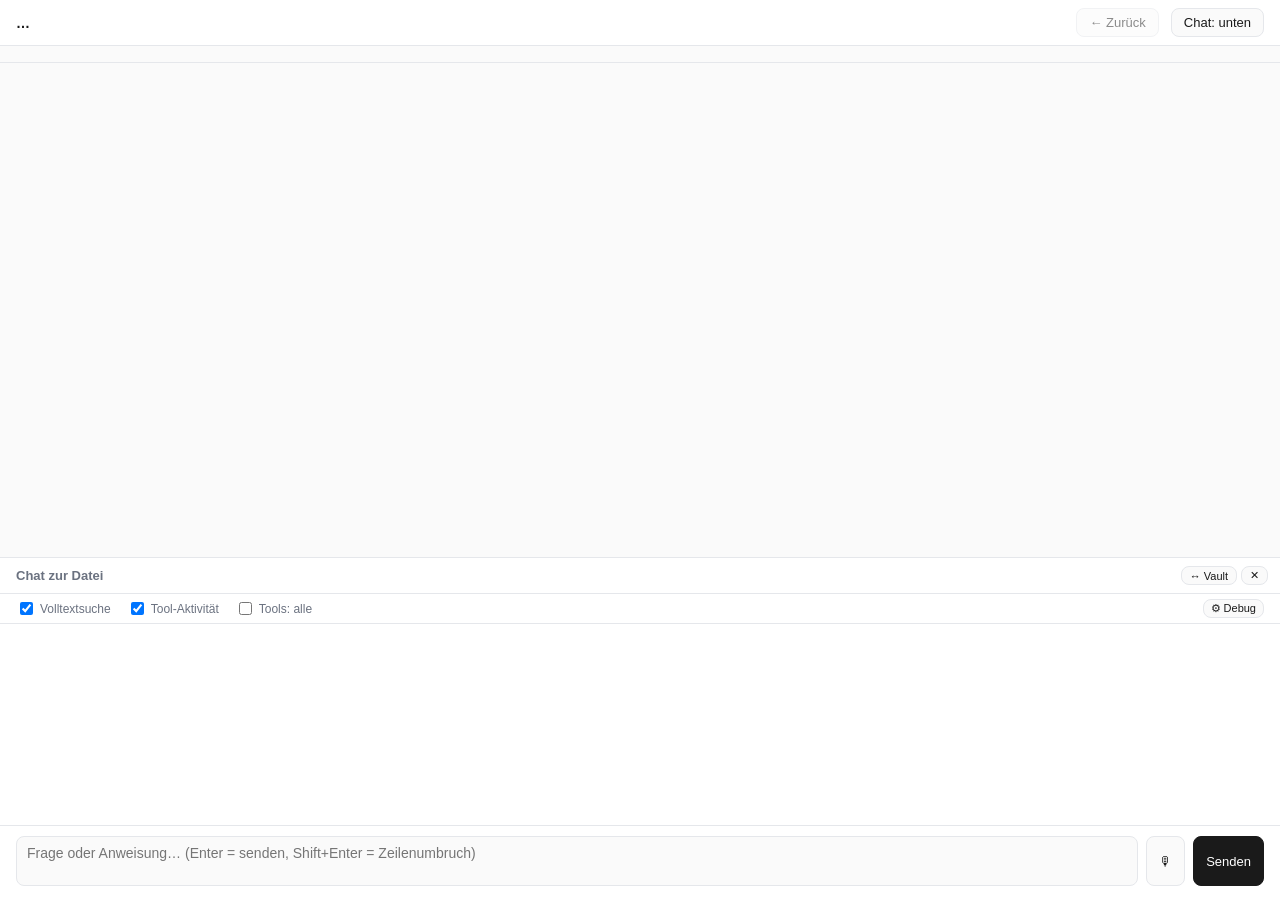
<file: extension/workspace/workspace.html>
<!DOCTYPE html>
<html lang="de">
<head>
  <meta charset="UTF-8">
  <meta name="viewport" content="width=device-width, initial-scale=1.0">
  <title>EwtosBrain — Datei</title>
  <link rel="stylesheet" href="../themes.css">
  <link rel="stylesheet" href="../sidepanel/renderers/base-view.css">
  <link rel="stylesheet" href="workspace.css">
</head>
<body>
  <header class="ws-topbar">
    <span class="ws-file-path" id="ws-file-path">…</span>
    <span class="ws-vault-name" id="ws-vault-name"></span>
    <span class="ws-spacer"></span>
    <button type="button" id="ws-back-btn" class="ws-btn" disabled title="Zurück zur vorherigen Datei">← Zurück</button>
    <button type="button" id="ws-layout-toggle" class="ws-btn" title="Chat-Position umschalten (unten / seitlich)">Chat: unten</button>
  </header>

  <div class="ws-split" id="ws-split">
    <section class="ws-left">
      <div class="ws-left-toolbar" id="ws-left-toolbar"></div>
      <div class="ws-changed-banner" id="ws-changed-banner" style="display:none">
        <span>Datei wurde durch den Chat geändert.</span>
        <button type="button" id="ws-reload-btn" class="ws-btn">Neu laden</button>
      </div>
      <div class="ws-view" id="ws-view"></div>
      <textarea class="ws-editor" id="ws-editor" style="display:none" spellcheck="false"></textarea>
      <div class="ws-left-status" id="ws-left-status"></div>
    </section>

    <aside class="ws-right">
      <div class="ws-chat-head">
        <span id="ws-chat-title">Chat zur Datei</span>
        <div class="ws-chat-head-actions">
          <button type="button" id="ws-mode-toggle" class="ws-btn" title="Zwischen Datei-Chat und Vault-Chat wechseln">↔ Vault</button>
          <button type="button" id="ws-chat-clear" class="ws-btn" title="Verlauf löschen">✕</button>
        </div>
      </div>
      <div class="ws-chat-options">
        <label><input type="checkbox" id="ws-search-toggle" checked> Volltextsuche</label>
        <label><input type="checkbox" id="ws-activity-toggle" checked> Tool-Aktivität</label>
        <label title="Sparsam = nur Lesen/Suchen (günstiger). Alle = aktiviert Schreiben, SEO, Bilder, Farming."><input type="checkbox" id="ws-tools-full"> Tools: alle</label>
        <button type="button" id="ws-debug-btn" class="ws-btn" style="font-size:11px;padding:1px 7px;margin-left:auto" title="Zeigt was an die KI gesendet wird (System-Prompt, Tools, Verlauf)">⚙ Debug</button>
      </div>

      <dialog id="ws-debug-dialog" style="width:min(720px,96vw);max-height:80vh;overflow:auto;border:1px solid var(--ws-border);border-radius:12px;background:var(--ws-bg);color:var(--ws-text);padding:0">
        <div style="display:flex;align-items:center;gap:10px;padding:12px 16px;border-bottom:1px solid var(--ws-border);position:sticky;top:0;background:var(--ws-panel)">
          <strong style="flex:1">Debug: KI-Kontext</strong>
          <span id="ws-debug-status" style="font-size:12px;color:var(--ws-muted)"></span>
          <button type="button" id="ws-debug-close" class="ws-btn" style="font-size:12px;padding:2px 8px">✕</button>
        </div>
        <div id="ws-debug-body" style="padding:16px;font-size:13px;line-height:1.6"></div>
      </dialog>
      <div class="ws-chat-log" id="ws-chat-log"></div>
      <div class="ws-chat-status" id="ws-chat-status"></div>
      <div class="ws-chat-input-row">
        <textarea class="ws-chat-input" id="ws-chat-input" rows="2" placeholder="Frage oder Anweisung… (Enter = senden, Shift+Enter = Zeilenumbruch)"></textarea>
        <button type="button" id="ws-mic-btn" class="ws-btn" title="Spracheingabe">🎙</button>
        <button type="button" id="ws-chat-send" class="ws-btn ws-btn-primary">Senden</button>
      </div>
    </aside>
  </div>

  <!-- General Chat (chat_mode=general) — versteckt bis JS aktiviert -->
  <div id="ws-general" style="display:none;flex:1 1 auto;flex-direction:column;min-height:0;overflow:hidden">
    <div class="ws-gen-toolbar" id="ws-gen-toolbar">
      <span class="ws-gen-label" id="ws-gen-label">✦ Allgemeiner Chat</span>
      <span class="ws-spacer"></span>
      <button type="button" id="ws-gen-add-model" class="ws-btn">+ 2. Modell</button>
      <button type="button" id="ws-gen-clear" class="ws-btn" title="Verlauf löschen">✕ Verlauf</button>
    </div>
    <div class="ws-gen-cols" id="ws-gen-cols">
      <div class="ws-gen-col" id="ws-gen-col-1">
        <div class="ws-gen-col-head">
          <select class="ws-gen-provider" id="ws-gen-provider-1"></select>
          <select class="ws-gen-model-sel" id="ws-gen-model-1"></select>
          <input type="text" class="ws-gen-model-custom" id="ws-gen-model-custom-1" style="display:none" placeholder="Modell-Name eingeben…">
        </div>
        <div class="ws-chat-log" id="ws-gen-log-1"></div>
        <div class="ws-chat-status" id="ws-gen-status-1"></div>
      </div>
      <div class="ws-gen-col" id="ws-gen-col-2" style="display:none">
        <div class="ws-gen-col-head">
          <select class="ws-gen-provider" id="ws-gen-provider-2"></select>
          <select class="ws-gen-model-sel" id="ws-gen-model-2"></select>
          <input type="text" class="ws-gen-model-custom" id="ws-gen-model-custom-2" style="display:none" placeholder="Modell-Name eingeben…">
        </div>
        <div class="ws-chat-log" id="ws-gen-log-2"></div>
        <div class="ws-chat-status" id="ws-gen-status-2"></div>
      </div>
    </div>
    <div class="ws-gen-input-row">
      <div class="ws-gen-input-hint" id="ws-gen-input-hint"></div>
      <div class="ws-chat-input-row" style="border-top:none;padding:0">
        <textarea class="ws-chat-input" id="ws-gen-input" rows="2" placeholder="Frage oder Anweisung… (Enter = senden, Shift+Enter = Zeilenumbruch)"></textarea>
        <button type="button" id="ws-gen-mic" class="ws-btn" title="Spracheingabe">🎙</button>
        <button type="button" id="ws-gen-send" class="ws-btn ws-btn-primary">Senden</button>
      </div>
    </div>
  </div>

  <script type="module" src="workspace.js"></script>
</body>
</html>
</file>
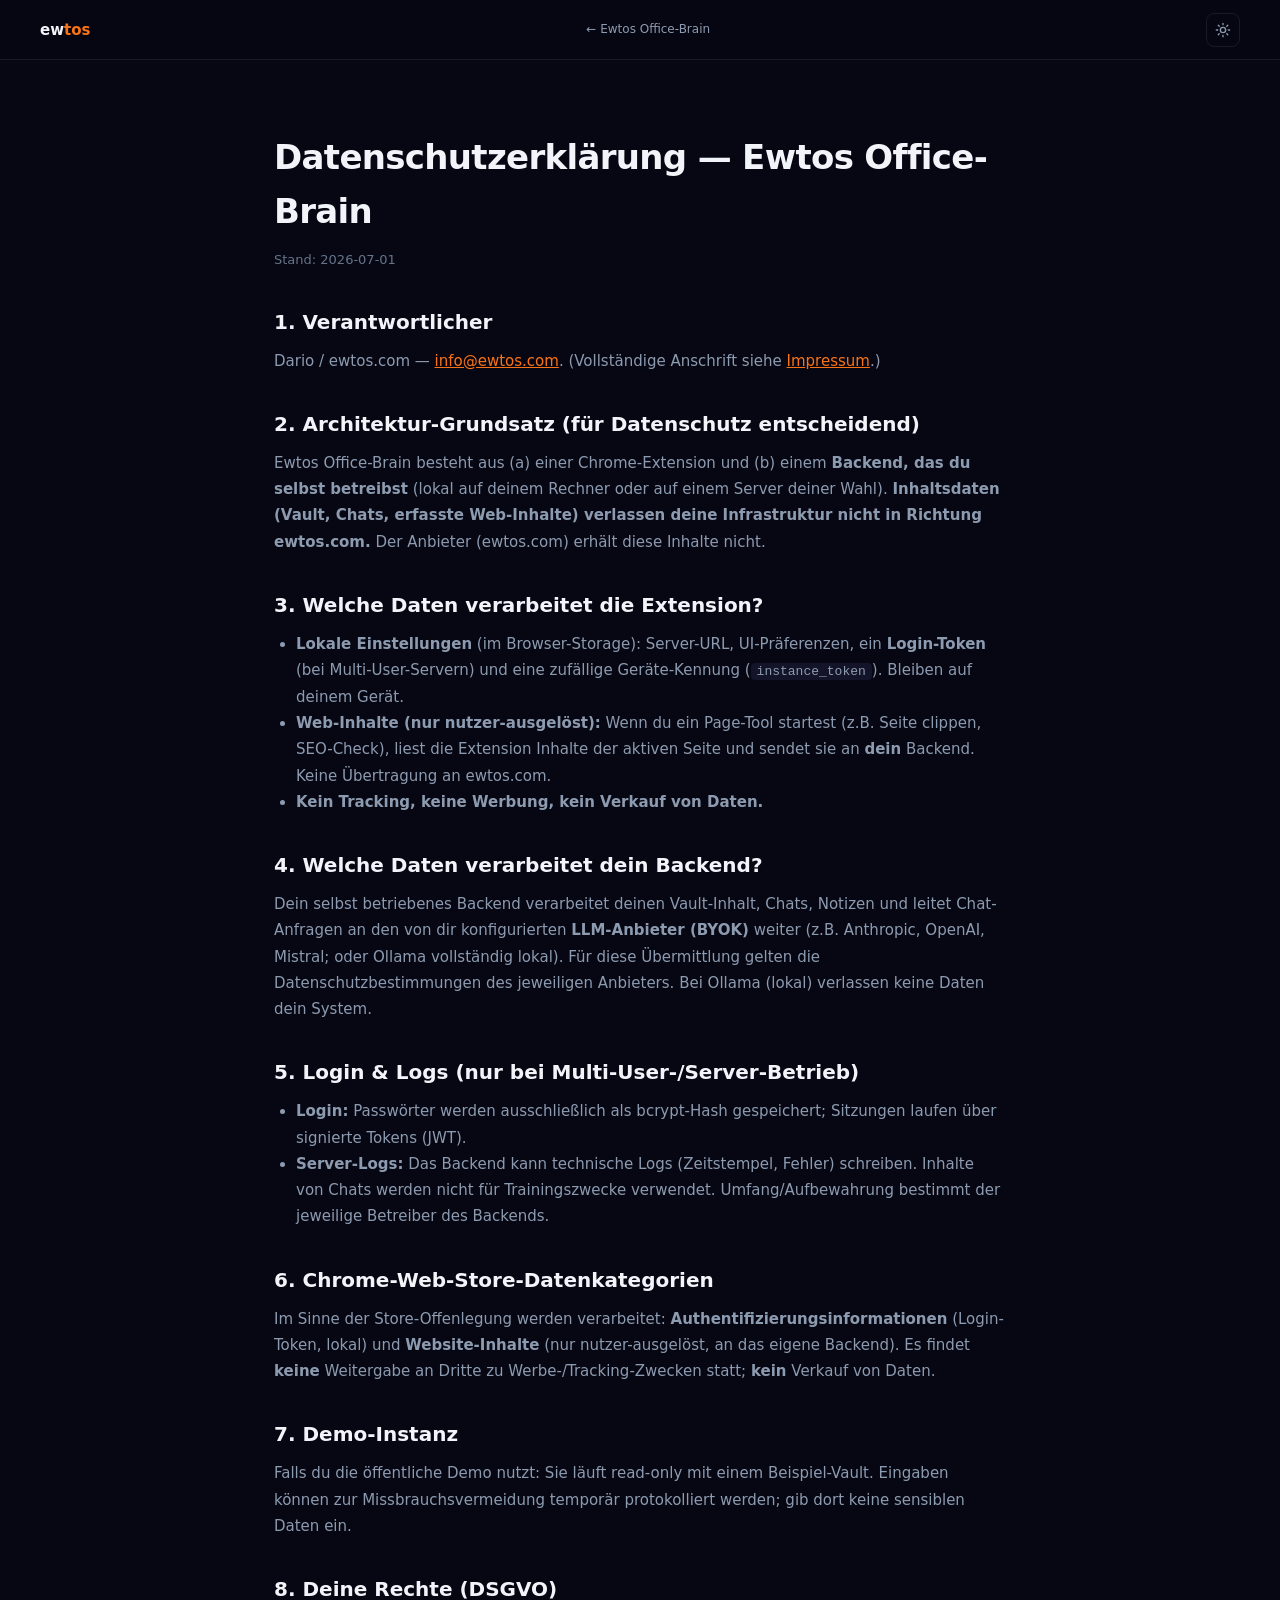
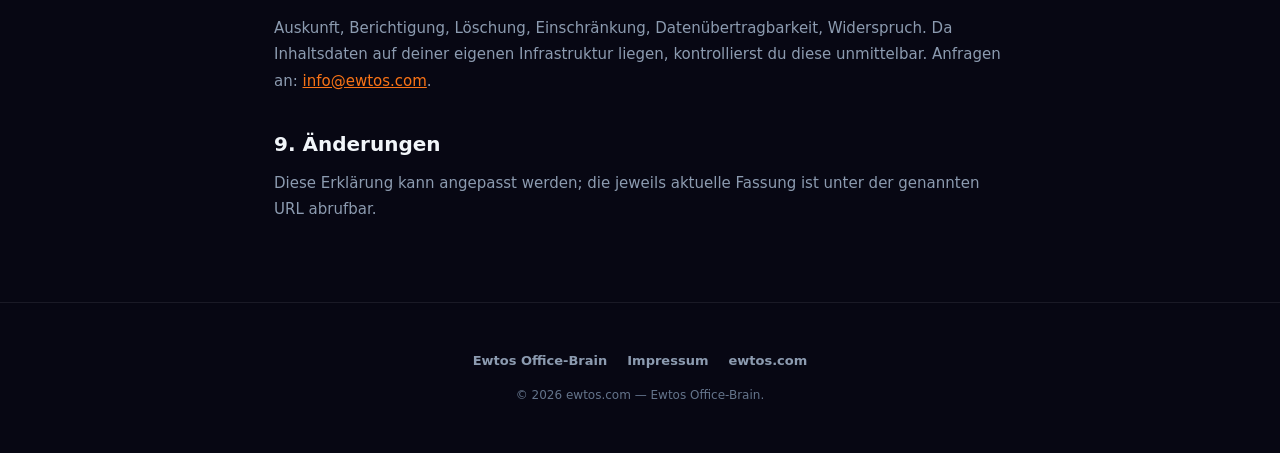
<file: site/office-brain/datenschutz.html>
<!DOCTYPE html>
<html lang="de" data-theme="studio-nova" data-mode="dark">
<head>
<meta charset="UTF-8">
<meta name="viewport" content="width=device-width, initial-scale=1.0">
<title>Datenschutzerklärung — Ewtos Office-Brain</title>
<meta name="description" content="Datenschutzerklärung der App Ewtos Office-Brain: self-hosted, BYOK, keine Inhaltsdaten an ewtos.com.">
<meta name="robots" content="noindex, follow">
<link rel="icon" type="image/svg+xml" href="../images/favicon.svg">
<script src="../js/theme-init.js"></script>
<link rel="stylesheet" href="../css/styles.css">
</head>
<body>

<nav>
  <div class="nav-brand"><a href="index.html" style="color:inherit;text-decoration:none;">ew<span>tos</span></a></div>
  <div class="nav-links">
    <a class="nav-link" href="index.html">← Ewtos Office-Brain</a>
  </div>
  <div style="display:flex;align-items:center;gap:14px;">
    <button class="mode-icon-btn" id="modeBtn" aria-label="Modus wechseln">
      <svg class="icon-sun" viewBox="0 0 24 24" fill="none" stroke="currentColor" stroke-width="2" stroke-linecap="round" stroke-linejoin="round"><circle cx="12" cy="12" r="4"></circle><path d="M12 2v2M12 20v2M4.9 4.9l1.4 1.4M17.7 17.7l1.4 1.4M2 12h2M20 12h2M6.3 17.7l-1.4 1.4M19.1 4.9l-1.4 1.4"></path></svg>
      <svg class="icon-moon" viewBox="0 0 24 24" fill="none" stroke="currentColor" stroke-width="2" stroke-linecap="round" stroke-linejoin="round" style="display:none;"><path d="M21 12.8A9 9 0 1 1 11.2 3a7 7 0 0 0 9.8 9.8z"></path></svg>
    </button>
  </div>
</nav>

<main class="legal">
  <h1>Datenschutzerklärung — Ewtos Office-Brain</h1>
  <p class="stand">Stand: 2026-07-01</p>

  <h2>1. Verantwortlicher</h2>
  <p>Dario / ewtos.com — <a href="mailto:info@ewtos.com">info@ewtos.com</a>.
    (Vollständige Anschrift siehe <a href="https://ewtos.com/impressum" target="_blank" rel="noopener">Impressum</a>.)</p>

  <h2>2. Architektur-Grundsatz (für Datenschutz entscheidend)</h2>
  <p>Ewtos Office-Brain besteht aus (a) einer Chrome-Extension und (b) einem <strong>Backend, das du selbst
    betreibst</strong> (lokal auf deinem Rechner oder auf einem Server deiner Wahl). <strong>Inhaltsdaten (Vault,
    Chats, erfasste Web-Inhalte) verlassen deine Infrastruktur nicht in Richtung ewtos.com.</strong> Der Anbieter
    (ewtos.com) erhält diese Inhalte nicht.</p>

  <h2>3. Welche Daten verarbeitet die Extension?</h2>
  <ul>
    <li><strong>Lokale Einstellungen</strong> (im Browser-Storage): Server-URL, UI-Präferenzen, ein
      <strong>Login-Token</strong> (bei Multi-User-Servern) und eine zufällige Geräte-Kennung
      (<code>instance_token</code>). Bleiben auf deinem Gerät.</li>
    <li><strong>Web-Inhalte (nur nutzer-ausgelöst):</strong> Wenn du ein Page-Tool startest (z.B. Seite clippen,
      SEO-Check), liest die Extension Inhalte der aktiven Seite und sendet sie an <strong>dein</strong> Backend.
      Keine Übertragung an ewtos.com.</li>
    <li><strong>Kein Tracking, keine Werbung, kein Verkauf von Daten.</strong></li>
  </ul>

  <h2>4. Welche Daten verarbeitet dein Backend?</h2>
  <p>Dein selbst betriebenes Backend verarbeitet deinen Vault-Inhalt, Chats, Notizen und leitet Chat-Anfragen an
    den von dir konfigurierten <strong>LLM-Anbieter (BYOK)</strong> weiter (z.B. Anthropic, OpenAI, Mistral; oder
    Ollama vollständig lokal). Für diese Übermittlung gelten die Datenschutzbestimmungen des jeweiligen Anbieters.
    Bei Ollama (lokal) verlassen keine Daten dein System.</p>

  <h2>5. Login & Logs (nur bei Multi-User-/Server-Betrieb)</h2>
  <ul>
    <li><strong>Login:</strong> Passwörter werden ausschließlich als bcrypt-Hash gespeichert; Sitzungen laufen
      über signierte Tokens (JWT).</li>
    <li><strong>Server-Logs:</strong> Das Backend kann technische Logs (Zeitstempel, Fehler) schreiben. Inhalte von
      Chats werden nicht für Trainingszwecke verwendet. Umfang/Aufbewahrung bestimmt der jeweilige Betreiber des
      Backends.</li>
  </ul>

  <h2>6. Chrome-Web-Store-Datenkategorien</h2>
  <p>Im Sinne der Store-Offenlegung werden verarbeitet: <strong>Authentifizierungsinformationen</strong>
    (Login-Token, lokal) und <strong>Website-Inhalte</strong> (nur nutzer-ausgelöst, an das eigene Backend). Es
    findet <strong>keine</strong> Weitergabe an Dritte zu Werbe-/Tracking-Zwecken statt; <strong>kein</strong>
    Verkauf von Daten.</p>

  <h2>7. Demo-Instanz</h2>
  <p>Falls du die öffentliche Demo nutzt: Sie läuft read-only mit einem Beispiel-Vault. Eingaben können zur
    Missbrauchsvermeidung temporär protokolliert werden; gib dort keine sensiblen Daten ein.</p>

  <h2>8. Deine Rechte (DSGVO)</h2>
  <p>Auskunft, Berichtigung, Löschung, Einschränkung, Datenübertragbarkeit, Widerspruch. Da Inhaltsdaten auf deiner
    eigenen Infrastruktur liegen, kontrollierst du diese unmittelbar. Anfragen an:
    <a href="mailto:info@ewtos.com">info@ewtos.com</a>.</p>

  <h2>9. Änderungen</h2>
  <p>Diese Erklärung kann angepasst werden; die jeweils aktuelle Fassung ist unter der genannten URL abrufbar.</p>
</main>

<footer class="band-dark">
  <div class="wrap">
    <div class="foot-links">
      <a href="index.html">Ewtos Office-Brain</a>
      <a href="https://ewtos.com/impressum" target="_blank" rel="noopener">Impressum</a>
      <a href="../index.html">ewtos.com</a>
    </div>
    <p class="foot-copy">© 2026 ewtos.com — Ewtos Office-Brain.</p>
  </div>
</footer>

<script src="../js/mode-toggle.js" defer></script>
</body>
</html>
</file>
<file: site/css/styles.css>
/* ===== THEME ENGINE =====
     Status-Farben (green/orange/red) sind in :root global definiert und
     bleiben über alle Themes konstant, damit die Daten-Bedeutung erhalten bleibt.
     Pro Theme wird nur das "Chrome" überschrieben: Backgrounds, Text, Akzente. */
  :root {
    /* Status (konstant) */
    --green: #22c55e; --green-dim: rgba(34,197,94,0.1);
    --orange: #f97316; --orange-dim: rgba(249,115,22,0.1);
    --red: #ef4444; --red-dim: rgba(239,68,68,0.1);
    --on-accent: #000;

    /* --- Original Dark (Default) --- */
    --y: #FEEC3B; --y-dim: rgba(254,236,59,0.08); --y-border: rgba(254,236,59,0.22);
    --teal: #00C1C9; --teal-dim: rgba(0,193,201,0.1);
    --pink: #FF0064; --pink-dim: rgba(255,0,100,0.1);
    --white: #fff; --bg: #0a0a0a; --bg2: #111; --bg3: #181818; --bg4: #222;
    --muted: #555; --border: rgba(255,255,255,0.07);
    --text: rgba(255,255,255,0.85); --dim: rgba(255,255,255,0.45);
    --nav-bg: rgba(10,10,10,0.92);
    --cover-glow1: rgba(254,236,59,0.07); --cover-glow2: rgba(0,193,201,0.05);
    --stars-opacity: 0;
    --hover-soft: rgba(255,255,255,0.05); --row-hover: rgba(255,255,255,0.02); --border-strong: rgba(255,255,255,0.12);
  }

  /* Globale Hell-Anpassung der Status-Farben (für alle Light-Themes) */
  html[data-mode="light"] {
    --green: #16a34a; --orange: #d97706; --red: #dc2626;
    --green-dim: rgba(22,163,74,0.12); --orange-dim: rgba(217,119,6,0.12); --red-dim: rgba(220,38,38,0.12);
    --hover-soft: rgba(0,0,0,0.04); --row-hover: rgba(0,0,0,0.025); --border-strong: rgba(0,0,0,0.16);
  }

  /* Original Light */
  html[data-theme="original"][data-mode="light"] {
    --y: #B8860B; --y-dim: rgba(184,134,11,0.10); --y-border: rgba(184,134,11,0.30);
    --teal: #0891b2; --teal-dim: rgba(8,145,178,0.12);
    --pink: #db2777; --pink-dim: rgba(219,39,119,0.12);
    --white: #0a0a0a; --bg: #ffffff; --bg2: #f6f6f4; --bg3: #efefec; --bg4: #e6e6e1;
    --muted: #999; --border: rgba(0,0,0,0.10);
    --text: rgba(0,0,0,0.85); --dim: rgba(0,0,0,0.55);
    --nav-bg: rgba(255,255,255,0.92);
    --cover-glow1: rgba(184,134,11,0.10); --cover-glow2: rgba(8,145,178,0.07);
    --stars-opacity: 0;
  }

  /* ewtos Dark — Space (Orange/Violett auf Tiefblau) */
  html[data-theme="ewtos"][data-mode="dark"] {
    --y: #f97316; --y-dim: rgba(249,115,22,0.12); --y-border: rgba(249,115,22,0.30);
    --teal: #06b6d4; --teal-dim: rgba(6,182,212,0.12);
    --pink: #8b5cf6; --pink-dim: rgba(139,92,246,0.14);
    --white: #f1f5f9; --bg: #070713; --bg2: #0d0d1e; --bg3: #13132a; --bg4: #20203c;
    --muted: #64748b; --border: rgba(255,255,255,0.08);
    --text: rgba(241,245,249,0.85); --dim: rgba(148,163,184,0.95);
    --nav-bg: rgba(7,7,19,0.9);
    --cover-glow1: rgba(234,88,12,0.16); --cover-glow2: rgba(124,58,237,0.13);
    --stars-opacity: 1;
  }
  /* ewtos Light */
  html[data-theme="ewtos"][data-mode="light"] {
    --y: #ea580c; --y-dim: rgba(234,88,12,0.10); --y-border: rgba(234,88,12,0.28);
    --teal: #0891b2; --teal-dim: rgba(8,145,178,0.12);
    --pink: #7c3aed; --pink-dim: rgba(124,58,237,0.12);
    --white: #0f172a; --bg: #f8fafc; --bg2: #f1f5f9; --bg3: #e9eef4; --bg4: #dde5ee;
    --muted: #94a3b8; --border: rgba(15,23,42,0.10);
    --text: rgba(15,23,42,0.88); --dim: rgba(51,65,85,0.78);
    --nav-bg: rgba(248,250,252,0.9);
    --cover-glow1: rgba(234,88,12,0.10); --cover-glow2: rgba(124,58,237,0.08);
    --stars-opacity: 0;
  }

  /* Aurora Dark — Polarlicht (Emerald/Cyan) */
  html[data-theme="aurora"][data-mode="dark"] {
    --y: #34d399; --y-dim: rgba(52,211,153,0.10); --y-border: rgba(52,211,153,0.28);
    --teal: #22d3ee; --teal-dim: rgba(34,211,238,0.12);
    --pink: #a78bfa; --pink-dim: rgba(167,139,250,0.14);
    --white: #ecfdf5; --bg: #07140f; --bg2: #0b1c16; --bg3: #10261d; --bg4: #1a3528;
    --muted: #4b7c66; --border: rgba(167,243,208,0.08);
    --text: rgba(236,253,245,0.85); --dim: rgba(110,231,183,0.6);
    --nav-bg: rgba(7,20,15,0.9);
    --cover-glow1: rgba(52,211,153,0.12); --cover-glow2: rgba(34,211,238,0.10);
    --stars-opacity: 0.6;
  }
  /* Aurora Light */
  html[data-theme="aurora"][data-mode="light"] {
    --y: #059669; --y-dim: rgba(5,150,105,0.10); --y-border: rgba(5,150,105,0.28);
    --teal: #0891b2; --teal-dim: rgba(8,145,178,0.12);
    --pink: #7c3aed; --pink-dim: rgba(124,58,237,0.12);
    --white: #053826; --bg: #f0fdf8; --bg2: #e7f9f0; --bg3: #dcf4e8; --bg4: #caebdb;
    --muted: #6b9684; --border: rgba(6,78,59,0.10);
    --text: rgba(5,56,38,0.86); --dim: rgba(15,89,63,0.72);
    --nav-bg: rgba(240,253,248,0.9);
    --cover-glow1: rgba(5,150,105,0.10); --cover-glow2: rgba(8,145,178,0.08);
    --stars-opacity: 0;
  }

  /* Indigo Dark — Premium Violett */
  html[data-theme="indigo"][data-mode="dark"] {
    --y: #818cf8; --y-dim: rgba(129,140,248,0.12); --y-border: rgba(129,140,248,0.30);
    --teal: #22d3ee; --teal-dim: rgba(34,211,238,0.12);
    --pink: #f472b6; --pink-dim: rgba(244,114,182,0.14);
    --white: #eef2ff; --bg: #0a0a18; --bg2: #101025; --bg3: #171734; --bg4: #222248;
    --muted: #5b5b8a; --border: rgba(199,210,254,0.09);
    --text: rgba(238,242,255,0.85); --dim: rgba(165,180,252,0.62);
    --nav-bg: rgba(10,10,24,0.9);
    --cover-glow1: rgba(129,140,248,0.14); --cover-glow2: rgba(244,114,182,0.10);
    --stars-opacity: 0.8;
  }
  /* Indigo Light */
  html[data-theme="indigo"][data-mode="light"] {
    --y: #6366f1; --y-dim: rgba(99,102,241,0.10); --y-border: rgba(99,102,241,0.28);
    --teal: #0891b2; --teal-dim: rgba(8,145,178,0.12);
    --pink: #db2777; --pink-dim: rgba(219,39,119,0.12);
    --white: #1e1b4b; --bg: #f5f5ff; --bg2: #eeeefc; --bg3: #e6e6fa; --bg4: #d8d8f3;
    --muted: #8e8ec0; --border: rgba(49,46,129,0.10);
    --text: rgba(30,27,75,0.86); --dim: rgba(55,48,107,0.72);
    --nav-bg: rgba(245,245,255,0.9);
    --cover-glow1: rgba(99,102,241,0.10); --cover-glow2: rgba(219,39,119,0.07);
    --stars-opacity: 0;
  }

  /* Ember Dark — Warm (Amber/Rosé auf Anthrazit) */
  html[data-theme="ember"][data-mode="dark"] {
    --y: #fb923c; --y-dim: rgba(251,146,60,0.10); --y-border: rgba(251,146,60,0.28);
    --teal: #fbbf24; --teal-dim: rgba(251,191,36,0.12);
    --pink: #f43f5e; --pink-dim: rgba(244,63,94,0.14);
    --white: #fff7ed; --bg: #140f0c; --bg2: #1d1510; --bg3: #271c15; --bg4: #3a2a1f;
    --muted: #8a6a52; --border: rgba(254,215,170,0.08);
    --text: rgba(255,247,237,0.85); --dim: rgba(253,186,116,0.6);
    --nav-bg: rgba(20,15,12,0.9);
    --cover-glow1: rgba(251,146,60,0.14); --cover-glow2: rgba(244,63,94,0.10);
    --stars-opacity: 0.5;
  }
  /* Ember Light */
  html[data-theme="ember"][data-mode="light"] {
    --y: #ea580c; --y-dim: rgba(234,88,12,0.10); --y-border: rgba(234,88,12,0.28);
    --teal: #d97706; --teal-dim: rgba(217,119,6,0.12);
    --pink: #e11d48; --pink-dim: rgba(225,29,72,0.12);
    --white: #431407; --bg: #fffaf5; --bg2: #fdf2e9; --bg3: #fbe8d8; --bg4: #f6d8c0;
    --muted: #a8775a; --border: rgba(124,45,18,0.10);
    --text: rgba(67,20,7,0.86); --dim: rgba(124,45,18,0.72);
    --nav-bg: rgba(255,250,245,0.9);
    --cover-glow1: rgba(234,88,12,0.10); --cover-glow2: rgba(225,29,72,0.07);
    --stars-opacity: 0;
  }

  /* Ocean Dark — Tiefsee (Sky/Teal) */
  html[data-theme="ocean"][data-mode="dark"] {
    --y: #38bdf8; --y-dim: rgba(56,189,248,0.10); --y-border: rgba(56,189,248,0.28);
    --teal: #2dd4bf; --teal-dim: rgba(45,212,191,0.12);
    --pink: #818cf8; --pink-dim: rgba(129,140,248,0.14);
    --white: #f0f9ff; --bg: #06121f; --bg2: #0a1b2e; --bg3: #0f243d; --bg4: #193553;
    --muted: #4a6d8a; --border: rgba(186,230,253,0.08);
    --text: rgba(240,249,255,0.85); --dim: rgba(125,211,252,0.6);
    --nav-bg: rgba(6,18,31,0.9);
    --cover-glow1: rgba(56,189,248,0.12); --cover-glow2: rgba(45,212,191,0.10);
    --stars-opacity: 0.7;
  }
  /* Ocean Light */
  html[data-theme="ocean"][data-mode="light"] {
    --y: #0284c7; --y-dim: rgba(2,132,199,0.10); --y-border: rgba(2,132,199,0.28);
    --teal: #0d9488; --teal-dim: rgba(13,148,136,0.12);
    --pink: #6366f1; --pink-dim: rgba(99,102,241,0.12);
    --white: #0c2a43; --bg: #f5fbff; --bg2: #e9f5fe; --bg3: #dceffd; --bg4: #c7e4fb;
    --muted: #6a92b0; --border: rgba(12,74,110,0.10);
    --text: rgba(12,42,67,0.86); --dim: rgba(15,76,117,0.72);
    --nav-bg: rgba(245,251,255,0.9);
    --cover-glow1: rgba(2,132,199,0.10); --cover-glow2: rgba(13,148,136,0.08);
    --stars-opacity: 0;
  }

  /* Mono Dark — Editorial Schwarz/Weiß */
  html[data-theme="mono"][data-mode="dark"] {
    --y: #fafafa; --y-dim: rgba(255,255,255,0.08); --y-border: rgba(255,255,255,0.25);
    --teal: #a3a3a3; --teal-dim: rgba(163,163,163,0.12);
    --pink: #d4d4d4; --pink-dim: rgba(212,212,212,0.12);
    --white: #fafafa; --bg: #0a0a0a; --bg2: #121212; --bg3: #1a1a1a; --bg4: #262626;
    --muted: #666; --border: rgba(255,255,255,0.09);
    --text: rgba(255,255,255,0.82); --dim: rgba(255,255,255,0.5);
    --nav-bg: rgba(10,10,10,0.9);
    --cover-glow1: rgba(255,255,255,0.05); --cover-glow2: rgba(255,255,255,0.03);
    --stars-opacity: 0;
  }
  /* Mono Light */
  html[data-theme="mono"][data-mode="light"] {
    --y: #171717; --y-dim: rgba(0,0,0,0.06); --y-border: rgba(0,0,0,0.22); --on-accent: #fff;
    --teal: #525252; --teal-dim: rgba(82,82,82,0.10);
    --pink: #737373; --pink-dim: rgba(115,115,115,0.10);
    --white: #0a0a0a; --bg: #ffffff; --bg2: #f7f7f7; --bg3: #f0f0f0; --bg4: #e4e4e4;
    --muted: #999; --border: rgba(0,0,0,0.10);
    --text: rgba(0,0,0,0.82); --dim: rgba(0,0,0,0.5);
    --nav-bg: rgba(255,255,255,0.9);
    --cover-glow1: rgba(0,0,0,0.04); --cover-glow2: rgba(0,0,0,0.02);
    --stars-opacity: 0;
  }

  /* ===== ewtos Studio — Baseline =====
     Eigenes Theme mit ewtos.com-Look: dunkler Space-Hero, überwiegend helle
     Sections, vereinzelt prominente dunkle Bänder. Baseline = ewtos-Palette. */
  html[data-theme^="studio"][data-mode="dark"] {
    --y: #f97316; --y-dim: rgba(249,115,22,0.12); --y-border: rgba(249,115,22,0.30);
    --teal: #06b6d4; --teal-dim: rgba(6,182,212,0.12);
    --pink: #8b5cf6; --pink-dim: rgba(139,92,246,0.14);
    --white: #f1f5f9; --bg: #070713; --bg2: #0d0d1e; --bg3: #13132a; --bg4: #20203c;
    --muted: #64748b; --border: rgba(255,255,255,0.08);
    --text: rgba(241,245,249,0.85); --dim: rgba(148,163,184,0.95);
    --nav-bg: rgba(7,7,19,0.9);
    --cover-glow1: rgba(234,88,12,0.16); --cover-glow2: rgba(124,58,237,0.13);
    --stars-opacity: 1;
    --accent-gradient: linear-gradient(90deg, #ea580c 0%, #f97316 50%, #fbbf24 100%);
  }
  html[data-theme^="studio"][data-mode="light"] {
    /* #c2410c statt #ea580c → Kontrast 4.7:1 auf hellem BG (WCAG AA, Normaltext) */
    --y: #c2410c; --y-dim: rgba(194,65,12,0.10); --y-border: rgba(194,65,12,0.28);
    --teal: #0e7490; --teal-dim: rgba(14,116,144,0.12);
    --pink: #6d28d9; --pink-dim: rgba(109,40,217,0.12);
    --white: #0f172a; --bg: #f8fafc; --bg2: #f1f5f9; --bg3: #e9eef4; --bg4: #dde5ee;
    --muted: #64748b; --border: rgba(15,23,42,0.10);
    --text: rgba(15,23,42,0.88); --dim: rgba(51,65,85,0.85);
    --nav-bg: rgba(248,250,252,0.9);
    --cover-glow1: rgba(234,88,12,0.10); --cover-glow2: rgba(124,58,237,0.08);
    --stars-opacity: 0; --on-accent: #fff;
    --accent-gradient: linear-gradient(90deg, #9a3412 0%, #c2410c 50%, #ea580c 100%);
  }

  /* ===== SECTION-BÄNDER (nur ewtos Studio) =====
     Setzt die Chrome-Variablen lokal auf der <section>, sodass alle Karten
     darin mitziehen.
     band-space  → immer dunkel (Hero, Brand-Anker)
     band-light  → immer hell
     band-dark   → dunkel im Dunkel-Modus, hell im Hell-Modus */
  html[data-theme^="studio"] .band-light,
  html[data-theme^="studio"][data-mode="light"] .band-dark {
    --bg:#f8fafc; --bg2:#f1f5f9; --bg3:#e9eef4; --bg4:#dde5ee;
    --border:rgba(15,23,42,0.10);
    --white:#0f172a; --text:rgba(15,23,42,0.88); --dim:rgba(51,65,85,0.85); --muted:#64748b;
    --y:#c2410c; --y-dim:rgba(194,65,12,0.10); --y-border:rgba(194,65,12,0.28);
    --teal:#0e7490; --teal-dim:rgba(14,116,144,0.12);
    --pink:#6d28d9; --pink-dim:rgba(109,40,217,0.12);
    --green:#16a34a; --orange:#d97706; --red:#dc2626;
    --green-dim:rgba(22,163,74,0.12); --orange-dim:rgba(217,119,6,0.12); --red-dim:rgba(220,38,38,0.12);
    --row-hover:rgba(0,0,0,0.025); --hover-soft:rgba(0,0,0,0.04); --border-strong:rgba(0,0,0,0.16);
    --cover-glow1:rgba(234,88,12,0.10); --cover-glow2:rgba(124,58,237,0.08);
    --stars-opacity:0; --on-accent:#fff;
    --accent-gradient: linear-gradient(90deg, #9a3412 0%, #c2410c 50%, #ea580c 100%);
  }
  html[data-theme^="studio"] .band-space,
  html[data-theme^="studio"][data-mode="dark"] .band-dark {
    --bg:#070713; --bg2:#0d0d1e; --bg3:#13132a; --bg4:#20203c;
    --border:rgba(255,255,255,0.08);
    --white:#f1f5f9; --text:rgba(241,245,249,0.85); --dim:rgba(148,163,184,0.95); --muted:#64748b;
    --y:#f97316; --y-dim:rgba(249,115,22,0.12); --y-border:rgba(249,115,22,0.30);
    --teal:#06b6d4; --teal-dim:rgba(6,182,212,0.12);
    --pink:#8b5cf6; --pink-dim:rgba(139,92,246,0.14);
    --green:#22c55e; --orange:#f97316; --red:#ef4444;
    --green-dim:rgba(34,197,94,0.1); --orange-dim:rgba(249,115,22,0.1); --red-dim:rgba(239,68,68,0.1);
    --row-hover:rgba(255,255,255,0.02); --hover-soft:rgba(255,255,255,0.05); --border-strong:rgba(255,255,255,0.12);
    --cover-glow1:rgba(234,88,12,0.16); --cover-glow2:rgba(124,58,237,0.13);
    --stars-opacity:1; --on-accent:#000;
    --accent-gradient: linear-gradient(90deg, #ea580c 0%, #f97316 50%, #fbbf24 100%);
  }
  /* von body geerbtes color mit dem lokalen Band-Wert neu setzen,
     damit Überschriften (ohne eigene color-Regel) mitziehen */
  html[data-theme^="studio"] .band-space,
  html[data-theme^="studio"] .band-light,
  html[data-theme^="studio"] .band-dark { color:var(--white); }

  /* Band malt seinen (lokal übersteuerten) Hintergrund — sonst bleibt der
     dunkle body-BG stehen und band-light-Titel wären dunkel auf dunkel.
     die Vorlage löste das per Section-ID; hier generisch für alle Bänder. */
  html[data-theme^="studio"] .band-light,
  html[data-theme^="studio"] .band-dark { background:var(--bg); }

  /* ===== GRADIENT-TEXT (nur Studio) =====
     ewtos-Signatur-Verlauf auf großen Display-Texten. Nur Large-Text
     (>=24px bzw. >=18.66px bold) → 3:1-Kontrast genügt; auf hellen Bändern
     endet der Verlauf bei #c2410c/#ea580c, bleibt also sichtbar. */
  html[data-theme^="studio"] #cover h1 em,
  html[data-theme^="studio"] .s-title em,
  html[data-theme^="studio"] .stat-num {
    background: var(--accent-gradient);
    -webkit-background-clip: text; background-clip: text;
    -webkit-text-fill-color: transparent; color: transparent;
  }

  /* ===== HIMMEL-FX (Sonne + Sternschnuppen, von sky.js befüllt) ===== */
  .sky-fx { position:absolute; inset:0; z-index:0; pointer-events:none; overflow:hidden;
    opacity:0; transition:opacity .6s ease; }
  html[data-theme^="studio"] #cover .sky-fx,
  html[data-theme^="studio"] #nischen .sky-fx,
  html[data-theme^="studio"] footer .sky-fx { opacity:var(--stars-opacity); }

  .sun { position:absolute; top:-130px; right:-70px; width:360px; height:360px; border-radius:50%;
    background:radial-gradient(circle,
      rgba(251,191,36,0.55) 0%, rgba(249,115,22,0.34) 34%,
      rgba(234,88,12,0.14) 60%, transparent 72%);
    filter:blur(8px); opacity:0; animation:sun-cycle 50s ease-in-out infinite; }
  @keyframes sun-cycle {
    0%, 100% { opacity:0; transform:translateY(50px) scale(0.8); }
    44%, 56% { opacity:0.9; transform:translateY(0) scale(1); }
  }
  .shooting-star { position:absolute; width:150px; height:2px; border-radius:2px; opacity:0;
    background:linear-gradient(90deg, rgba(255,255,255,0) 0%, #fff 55%, #fbbf24 100%);
    filter:drop-shadow(0 0 6px rgba(251,191,36,0.85)); }

  @media (prefers-reduced-motion: reduce) {
    .sun { animation:none; opacity:0; }
    .shooting-star { display:none; }
  }

  /* Inhalt über dem Himmel halten */
  #nischen .wrap { position:relative; z-index:1; }
  footer .footer-inner { position:relative; z-index:1; }

  /* ===== ewtos Studio Nova — Weltraum-Hero (nur im #cover) ===== */
  .nova { position:absolute; inset:0; z-index:0; pointer-events:none; overflow:hidden; display:none; }
  html[data-theme="studio-nova"] #cover .nova { display:block; }
  /* Standard-Sternlayer im Nova-Hero ausblenden — Nova übernimmt */
  html[data-theme="studio-nova"] #cover > .stars,
  html[data-theme="studio-nova"] #cover > .sky-fx { display:none; }

  .nova-far, .nova-mid, .nova-glow, .nova-sunwash, .nova-warp, .nova-flash { position:absolute; inset:0; }

  .nova-grid {
    position:absolute; left:-25%; right:-25%; bottom:-8%; height:52%;
    background-image:
      linear-gradient(rgba(249,115,22,0.20) 1px, transparent 1px),
      linear-gradient(90deg, rgba(249,115,22,0.14) 1px, transparent 1px);
    background-size:56px 56px;
    transform:perspective(380px) rotateX(70deg); transform-origin:bottom center;
    -webkit-mask-image:linear-gradient(to top, #000 0%, transparent 78%);
            mask-image:linear-gradient(to top, #000 0%, transparent 78%);
    opacity:0.5; animation:nova-grid 5.5s linear infinite;
  }
  @keyframes nova-grid { from{background-position:0 0;} to{background-position:0 56px;} }

  .nova-far {
    background-image:
      radial-gradient(1px 1px at 20px 30px, rgba(255,255,255,0.7), transparent),
      radial-gradient(1px 1px at 90px 70px, rgba(255,255,255,0.5), transparent),
      radial-gradient(1px 1px at 150px 120px, rgba(255,255,255,0.6), transparent),
      radial-gradient(1px 1px at 60px 170px, rgba(255,255,255,0.45), transparent),
      radial-gradient(1px 1px at 190px 40px, rgba(255,255,255,0.55), transparent);
    background-size:220px 220px; background-repeat:repeat; opacity:0.7;
    transition:opacity .4s ease; will-change:background-position;
  }
  .nova-mid {
    background-image:
      radial-gradient(1.4px 1.4px at 30px 40px, #fff, transparent),
      radial-gradient(1.2px 1.2px at 120px 90px, rgba(255,255,255,0.85), transparent),
      radial-gradient(1.6px 1.6px at 70px 140px, #fbbf24, transparent),
      radial-gradient(1.2px 1.2px at 160px 30px, rgba(203,182,255,0.9), transparent),
      radial-gradient(1.3px 1.3px at 20px 110px, rgba(255,255,255,0.8), transparent);
    background-size:180px 180px; background-repeat:repeat; opacity:0.85;
    transition:opacity .4s ease; will-change:background-position;
  }
  .nova-glow { transition:opacity .4s ease; }
  .nova-star { position:absolute; border-radius:50%; background:#fff; }
  .nova-star.tw { animation:nova-tw var(--dur,4s) ease-in-out var(--del,0s) infinite; }
  @keyframes nova-tw { 0%,100%{opacity:var(--lo,0.3);transform:scale(0.85);} 50%{opacity:var(--hi,1);transform:scale(1.15);} }

  .nova-sun { position:absolute; inset:auto; width:380px; height:380px; border-radius:50%; filter:blur(12px); mix-blend-mode:screen; opacity:0; }
  .nova-sun-a { top:-120px; right:-60px;
    background:radial-gradient(circle, rgba(251,191,36,0.6) 0%, rgba(249,115,22,0.34) 33%, rgba(234,88,12,0.12) 60%, transparent 72%);
    animation:nova-danceA 24s ease-in-out infinite; }
  .nova-sun-b { bottom:-130px; left:-100px; width:340px; height:340px;
    background:radial-gradient(circle, rgba(251,146,60,0.5) 0%, rgba(234,88,12,0.3) 34%, rgba(124,58,237,0.14) 62%, transparent 74%);
    animation:nova-danceB 24s ease-in-out infinite; }
  @keyframes nova-danceA { 0%,100%{transform:translate(20px,0) scale(0.95);opacity:0.4;} 50%{transform:translate(-170px,120px) scale(1.12);opacity:0.95;} }
  @keyframes nova-danceB { 0%,100%{transform:translate(-10px,20px) scale(0.9);opacity:0.3;} 50%{transform:translate(180px,-150px) scale(1.08);opacity:0.85;} }
  .nova-sunwash { background:radial-gradient(ellipse 120% 90% at 50% 30%, rgba(251,191,36,0.12) 0%, rgba(249,115,22,0.05) 40%, transparent 68%); opacity:0; animation:nova-sunwash 24s ease-in-out infinite; }
  @keyframes nova-sunwash { 0%,100%{opacity:0;} 50%{opacity:1;} }

  /* Warp / Lichtgeschwindigkeit */
  .nova-warpstar {
    position:absolute; height:2px; width:2px; border-radius:2px; opacity:0.5;
    background:linear-gradient(90deg, rgba(255,255,255,0) 0%, #fff 55%, #fbbf24 100%);
    transform-origin:left center; transition:width .55s cubic-bezier(.2,.85,.25,1), opacity .4s ease; will-change:width;
  }
  .nova.warping .nova-warpstar { width:var(--len); opacity:1; }
  .nova.warping .nova-far, .nova.warping .nova-mid, .nova.warping .nova-glow { opacity:0; }
  .nova.jump .nova-warpstar { animation:nova-jump .6s cubic-bezier(.45,0,.85,.4) forwards; }
  @keyframes nova-jump { 0%{width:var(--len);opacity:1;} 100%{width:calc(var(--len) * 3);opacity:0;transform:rotate(var(--ang)) translateX(220px);} }
  .nova-flash { background:radial-gradient(circle at 50% 46%, rgba(255,255,255,0.95) 0%, rgba(251,191,36,0.35) 26%, transparent 58%); opacity:0; }
  .nova.jump .nova-flash { animation:nova-flash .6s ease-out; }
  @keyframes nova-flash { 0%{opacity:0;} 32%{opacity:0.9;} 100%{opacity:0;} }

  /* Warp-Button — nur im Nova-Hero sichtbar */
  .nova-cta { display:none; }
  html[data-theme="studio-nova"] #cover .nova-cta {
    display:inline-flex; align-items:center; gap:10px; margin-top:6px; font-size:14px; font-weight:800; letter-spacing:0.3px;
    color:#1a0a02; background:var(--accent-gradient); border:none; border-radius:11px; padding:14px 24px; cursor:pointer;
    box-shadow:0 10px 30px rgba(249,115,22,0.3); transition:transform .2s ease, box-shadow .2s ease;
  }
  .nova-cta:hover { transform:translateY(-2px); box-shadow:0 16px 44px rgba(249,115,22,0.5); }
  .nova-cta:active { transform:translateY(0) scale(0.98); }
  .nova-cta svg { width:18px; height:18px; }

  @media (prefers-reduced-motion: reduce) {
    .nova-grid, .nova-far, .nova-mid, .nova-star.tw, .nova-sun, .nova-sunwash { animation:none; }
    .nova-sun { opacity:0.5; }
  }

  /* Nova-Hero: größere Headline (die generische .cover-h1-Regel greift im
     #cover nicht) + durchscheinende Karten mit Hover-Rand und Schimmer */
  html[data-theme="studio-nova"] #cover h1 {
    font-size:clamp(40px,5.2vw,68px); font-weight:900; line-height:1.04; letter-spacing:-2px;
  }
  html[data-theme="studio-nova"] #cover h1 em { display:block; }

  html[data-theme="studio-nova"] #cover .stat-strip { overflow:visible; }
  html[data-theme="studio-nova"] #cover .stat-card,
  html[data-theme="studio-nova"] #cover .cover-meta-box {
    background:rgba(13,13,30,0.62); backdrop-filter:blur(6px); position:relative;
    transition:transform .2s ease, box-shadow .25s ease, background-color .25s ease;
  }
  html[data-theme="studio-nova"] #cover .stat-card:hover,
  html[data-theme="studio-nova"] #cover .cover-meta-box:hover {
    transform:translateY(-3px); z-index:1;
    box-shadow:0 0 0 1px var(--y-border), 0 16px 46px rgba(249,115,22,0.22);
  }
  html[data-theme="studio-nova"] #cover .stat-card:hover { background:rgba(22,22,46,0.82); }

  * { margin:0; padding:0; box-sizing:border-box; }
  html { scroll-behavior:smooth; }
  body { font-family:'Segoe UI',system-ui,sans-serif; background:var(--bg); color:var(--white); line-height:1.6; overflow-x:hidden; }
  body, nav, .stat-card, .trend-card, .competitor, .nische, .tool-card, .fazit-box, .rtable, .cover-meta-box, footer, .comp-tag-item, .tool-tier, .badge {
    transition: background-color .35s ease, border-color .35s ease, color .35s ease;
  }

  /* NAV */
  nav {
    position:fixed; top:0; left:0; right:0; z-index:100; height:60px;
    display:flex; align-items:center; justify-content:space-between; padding:0 40px;
    background:var(--nav-bg); backdrop-filter:blur(16px);
    border-bottom:1px solid var(--border);
  }
  .nav-brand { font-size:15px; font-weight:900; }
  .nav-brand span { color:var(--y); }
  .nav-links { display:flex; gap:2px; }
  .nav-link {
    font-size:12px; color:var(--dim); padding:5px 12px; border-radius:5px;
    text-decoration:none; transition:all 0.15s; border:none; background:none; cursor:pointer;
  }
  .nav-link:hover { color:var(--white); background:var(--hover-soft); }
  .nav-date { font-size:11px; color:var(--muted); }

  /* LAYOUT */
  section { padding:88px 40px; }
  .wrap { max-width:1100px; margin:0 auto; }
  .s-chip { font-size:10px; font-weight:700; letter-spacing:3px; text-transform:uppercase; color:var(--y); margin-bottom:10px; display:block; }
  .s-title { font-size:clamp(24px,3.5vw,42px); font-weight:900; line-height:1.1; letter-spacing:-0.5px; margin-bottom:12px; }
  .s-title em { font-style:normal; color:var(--y); }
  .s-sub { font-size:15px; color:var(--dim); max-width:600px; line-height:1.75; }

  /* COVER */
  #cover {
    position:relative; overflow:hidden;
    min-height:100vh; display:flex; align-items:center; padding:120px 40px 80px;
    background:radial-gradient(ellipse at 70% 30%, var(--cover-glow1) 0%, transparent 55%),
               radial-gradient(ellipse at 10% 80%, var(--cover-glow2) 0%, transparent 50%), var(--bg);
    border-bottom:1px solid var(--border);
    transition:background-color .35s ease;
  }
  #cover .wrap { position:relative; z-index:1; }

  /* STARFIELD — nur in Space-Themes sichtbar (über --stars-opacity) */
  .stars {
    position:absolute; inset:0; z-index:0; pointer-events:none;
    opacity:var(--stars-opacity); transition:opacity .5s ease;
    background-image:
      radial-gradient(1px 1px at 20px 30px, #fff, transparent),
      radial-gradient(1px 1px at 80px 90px, rgba(255,255,255,0.7), transparent),
      radial-gradient(1.5px 1.5px at 130px 50px, #fff, transparent),
      radial-gradient(1px 1px at 170px 120px, rgba(255,255,255,0.6), transparent),
      radial-gradient(1px 1px at 50px 160px, rgba(255,255,255,0.85), transparent),
      radial-gradient(1.5px 1.5px at 110px 180px, rgba(255,255,255,0.75), transparent);
    background-size:200px 200px; background-repeat:repeat;
    animation:drift 140s linear infinite;
  }
  @keyframes drift { from{background-position:0 0;} to{background-position:200px 400px;} }
  @media(prefers-reduced-motion:reduce){ .stars{animation:none;} }
  .cover-grid { display:grid; grid-template-columns:1fr 340px; gap:60px; align-items:center; }
  .cover-pill {
    display:inline-flex; align-items:center; gap:8px; margin-bottom:28px;
    background:var(--y-dim); border:1px solid var(--y-border); color:var(--y);
    font-size:11px; font-weight:700; letter-spacing:2px; text-transform:uppercase;
    padding:6px 14px; border-radius:4px;
  }
  .cover-pill::before { content:''; width:6px; height:6px; background:var(--y); border-radius:50%; animation:blink 2s infinite; }
  @keyframes blink { 0%,100%{opacity:1} 50%{opacity:0.3} }
  .cover h1 { font-size:clamp(36px,5vw,64px); font-weight:900; line-height:1.05; letter-spacing:-2px; margin-bottom:18px; }
  .cover h1 em { font-style:normal; color:var(--y); display:block; }
  .cover-desc { font-size:16px; color:var(--dim); line-height:1.75; margin-bottom:36px; }
  .cover-tags { display:flex; flex-wrap:wrap; gap:8px; }
  .cover-tag { font-size:11px; padding:5px 12px; border-radius:3px; border:1px solid var(--border); color:var(--dim); }

  /* STAT CARD STRIP */
  .stat-strip { display:grid; grid-template-columns:repeat(4,1fr); gap:1px; background:var(--border); border:1px solid var(--border); border-radius:12px; overflow:hidden; }
  .stat-card { background:var(--bg2); padding:28px 24px; }
  .stat-num { font-size:34px; font-weight:900; color:var(--y); line-height:1; margin-bottom:6px; }
  .stat-label { font-size:12px; color:var(--dim); line-height:1.4; }

  /* COVER SIDEBAR */
  .cover-meta-box { background:var(--bg2); border:1px solid var(--border); border-radius:14px; padding:28px; }
  .meta-row { display:flex; justify-content:space-between; align-items:center; padding:10px 0; border-bottom:1px solid var(--border); font-size:13px; }
  .meta-row:last-child { border-bottom:none; }
  .meta-row span:first-child { color:var(--dim); }
  .meta-row span:last-child { font-weight:600; color:var(--white); }

  /* TREND CARDS */
  #trends { background:var(--bg2); border-top:1px solid var(--border); }
  .trends-grid { display:grid; grid-template-columns:repeat(auto-fill,minmax(280px,1fr)); gap:16px; }
  .trend-card {
    background:var(--bg3); border:1px solid var(--border); border-radius:12px;
    padding:22px 20px; transition:all 0.15s; position:relative; overflow:hidden;
  }
  .trend-card:hover { border-color:var(--y-border); }
  .trend-card::after {
    content:''; position:absolute; top:0; left:0; right:0; height:2px; border-radius:2px 2px 0 0;
  }
  .trend-card.hot::after { background:var(--y); }
  .trend-card.rising::after { background:var(--orange); }
  .trend-card.niche::after { background:var(--teal); }
  .trend-icon { font-size:24px; margin-bottom:10px; display:block; }
  .trend-badges { display:flex; gap:6px; flex-wrap:wrap; margin-bottom:10px; }
  .badge {
    font-size:10px; font-weight:700; letter-spacing:1px; text-transform:uppercase;
    padding:3px 8px; border-radius:3px;
  }
  .badge-y { background:var(--y-dim); color:var(--y); border:1px solid var(--y-border); }
  .badge-o { background:var(--orange-dim); color:var(--orange); }
  .badge-t { background:var(--teal-dim); color:var(--teal); }
  .badge-p { background:var(--pink-dim); color:var(--pink); }
  .badge-g { background:var(--green-dim); color:var(--green); }
  .trend-card h3 { font-size:15px; font-weight:800; margin-bottom:6px; }
  .trend-card p { font-size:13px; color:var(--dim); line-height:1.55; }
  .trend-metrics { display:flex; gap:16px; margin-top:14px; padding-top:12px; border-top:1px solid var(--border); }
  .trend-metric { font-size:11px; color:var(--dim); }
  .trend-metric strong { display:block; font-size:14px; font-weight:800; color:var(--white); }

  /* WETTBEWERB */
  #wettbewerb { background:var(--bg); }
  .competitors { display:flex; flex-direction:column; gap:20px; }
  .competitor {
    background:var(--bg2); border:1px solid var(--border); border-radius:14px;
    overflow:hidden; transition:border-color 0.15s;
  }
  .competitor:hover { border-color:var(--border-strong); }
  .comp-header {
    display:grid; grid-template-columns:auto 1fr auto; gap:20px; align-items:center;
    padding:24px 28px; border-bottom:1px solid var(--border);
  }
  .comp-rank {
    width:40px; height:40px; border-radius:50%; display:flex; align-items:center;
    justify-content:center; font-size:14px; font-weight:900; color:var(--on-accent); flex-shrink:0;
  }
  .comp-rank.enterprise { background:var(--y); }
  .comp-rank.mid { background:var(--teal); }
  .comp-rank.weak { background:var(--muted); }
  .comp-name { font-size:18px; font-weight:900; }
  .comp-url { font-size:12px; color:var(--muted); margin-top:2px; }
  .comp-segment { text-align:right; }
  .comp-segment-tag { font-size:11px; font-weight:700; letter-spacing:1.5px; text-transform:uppercase; }
  .comp-body { padding:24px 28px; display:grid; grid-template-columns:1fr 1fr 1fr; gap:32px; }
  .comp-section h4 { font-size:11px; font-weight:700; letter-spacing:2px; text-transform:uppercase; color:var(--muted); margin-bottom:12px; }
  .comp-tags { display:flex; flex-wrap:wrap; gap:6px; }
  .comp-tag-item { font-size:12px; background:var(--bg4); border:1px solid var(--border); padding:4px 10px; border-radius:4px; color:var(--dim); }
  .comp-stars { display:flex; gap:3px; margin-bottom:8px; }
  .star { font-size:14px; color:var(--muted); }
  .star.on { color:var(--y); }
  .comp-quality-label { font-size:12px; color:var(--dim); }
  .comp-list { list-style:none; display:flex; flex-direction:column; gap:6px; }
  .comp-list li { font-size:13px; color:var(--dim); display:flex; gap:8px; }
  .comp-list li::before { color:var(--green); flex-shrink:0; }
  .comp-list.weaknesses li::before { color:var(--red); }
  .comp-price-tag {
    display:inline-block; font-size:13px; font-weight:700; margin-top:4px;
    padding:5px 12px; border-radius:5px;
  }
  .price-none { background:var(--red-dim); color:var(--red); }
  .price-low { background:var(--green-dim); color:var(--green); }
  .price-mid { background:var(--orange-dim); color:var(--orange); }

  /* NISCHEN */
  #nischen { background:var(--bg2); border-top:1px solid var(--border); }
  .nischen-grid { display:grid; grid-template-columns:repeat(auto-fill,minmax(320px,1fr)); gap:20px; }
  .nische {
    background:var(--bg3); border:1px solid var(--border); border-radius:14px; padding:28px;
    transition:all 0.15s;
  }
  .nische:hover { border-color:var(--y-border); transform:translateY(-2px); }
  .nische-head { display:flex; justify-content:space-between; align-items:flex-start; margin-bottom:16px; }
  .nische-icon { font-size:28px; }
  .opp-score {
    display:flex; flex-direction:column; align-items:flex-end; gap:3px;
  }
  .opp-label { font-size:10px; color:var(--muted); letter-spacing:1px; text-transform:uppercase; }
  .opp-dots { display:flex; gap:3px; }
  .opp-dot { width:10px; height:10px; border-radius:50%; background:var(--bg4); }
  .opp-dot.on { background:var(--y); }
  .nische h3 { font-size:17px; font-weight:800; margin-bottom:8px; }
  .nische p { font-size:13px; color:var(--dim); line-height:1.6; margin-bottom:16px; }
  .nische-stats { display:grid; grid-template-columns:repeat(3,1fr); gap:10px; border-top:1px solid var(--border); padding-top:16px; }
  .nische-stat-label { font-size:10px; color:var(--muted); text-transform:uppercase; letter-spacing:1px; margin-bottom:3px; }
  .nische-stat-val { font-size:14px; font-weight:800; }

  /* TOOLS */
  #tools { background:var(--bg); }
  .tools-grid { display:grid; grid-template-columns:repeat(auto-fill,minmax(260px,1fr)); gap:20px; }
  .tool-card {
    background:var(--bg2); border:1px solid var(--border); border-radius:12px; padding:24px;
  }
  .tool-logo { font-size:22px; margin-bottom:10px; }
  .tool-card h3 { font-size:15px; font-weight:800; margin-bottom:4px; }
  .tool-card .tool-desc { font-size:12px; color:var(--dim); margin-bottom:14px; line-height:1.5; }
  .tool-tiers { display:flex; flex-direction:column; gap:7px; }
  .tool-tier { display:flex; justify-content:space-between; font-size:12px; padding:6px 10px; background:var(--bg4); border-radius:5px; }
  .tool-tier span:first-child { color:var(--dim); }
  .tool-tier span:last-child { font-weight:700; color:var(--white); }
  .tool-tier.highlight span:last-child { color:var(--y); }

  /* ROI TABLE */
  #roi-table { background:var(--bg2); border-top:1px solid var(--border); }
  .rtable { width:100%; border-collapse:collapse; background:var(--bg3); border:1px solid var(--border); border-radius:12px; overflow:hidden; }
  .rtable th { background:var(--y-dim); padding:13px 16px; text-align:left; font-size:11px; font-weight:700; letter-spacing:1px; text-transform:uppercase; color:var(--y); border-bottom:1px solid var(--border); }
  .rtable td { padding:13px 16px; border-bottom:1px solid var(--border); font-size:13px; vertical-align:middle; }
  .rtable tr:last-child td { border-bottom:none; }
  .rtable tr:hover td { background:var(--row-hover); }
  .diff-bar { display:flex; align-items:center; gap:8px; }
  .diff-dots { display:flex; gap:3px; }
  .diff-dot { width:8px; height:8px; border-radius:50%; background:var(--bg4); }
  .diff-dot.on { }
  .diff-low .diff-dot.on { background:var(--green); }
  .diff-mid .diff-dot.on { background:var(--orange); }
  .diff-high .diff-dot.on { background:var(--red); }
  .roi-pill { display:inline-block; padding:3px 10px; border-radius:3px; font-size:11px; font-weight:700; }
  .roi-high { background:var(--green-dim); color:var(--green); }
  .roi-mid { background:var(--orange-dim); color:var(--orange); }
  .roi-low { background:var(--red-dim); color:var(--red); }

  /* FAZIT */
  #fazit { background:var(--bg); }
  .fazit-grid { display:grid; grid-template-columns:1fr 1fr; gap:24px; }
  .fazit-box { background:var(--bg2); border:1px solid var(--border); border-radius:12px; padding:28px; }
  .fazit-box h3 { font-size:14px; font-weight:800; margin-bottom:14px; display:flex; align-items:center; gap:8px; }
  .fazit-list { list-style:none; display:flex; flex-direction:column; gap:9px; }
  .fazit-list li { font-size:13px; color:var(--dim); display:flex; gap:10px; line-height:1.5; }
  .fazit-list li::before { flex-shrink:0; font-size:12px; margin-top:1px; }
  .fazit-list.do li::before { content:'✓'; color:var(--green); }
  .fazit-list.dont li::before { content:'✗'; color:var(--red); }
  .fazit-list.watch li::before { content:'→'; color:var(--y); }
  .highlight-box {
    background:var(--y); color:var(--on-accent); border-radius:12px; padding:28px 32px; margin-top:24px;
    display:grid; grid-template-columns:1fr auto; gap:24px; align-items:center;
  }
  .highlight-box h3 { font-size:18px; font-weight:900; margin-bottom:6px; }
  .highlight-box p { font-size:14px; opacity:0.7; line-height:1.6; }
  .highlight-box .big { font-size:42px; font-weight:900; line-height:1; white-space:nowrap; }

  /* FOOTER */
  footer { background:var(--bg2); border-top:1px solid var(--border); padding:24px 40px; text-align:center; font-size:12px; color:var(--muted); }

  /* ===== SETTINGS / THEME-SWITCHER ===== */
  .fab {
    position:fixed; bottom:24px; right:24px; z-index:300;
    width:54px; height:54px; border-radius:50%;
    background:var(--y); color:var(--on-accent); border:none; cursor:pointer;
    display:flex; align-items:center; justify-content:center;
    box-shadow:0 10px 34px rgba(0,0,0,0.45);
    transition:transform .25s ease, background-color .35s ease;
  }
  .fab:hover { transform:scale(1.08) rotate(35deg); }
  .fab:active { transform:scale(0.96); }
  .fab svg { width:24px; height:24px; }

  .settings {
    position:fixed; bottom:90px; right:24px; z-index:300;
    width:344px; max-width:calc(100vw - 32px);
    background:var(--bg2); border:1px solid var(--border); border-radius:18px; padding:22px;
    box-shadow:0 28px 70px rgba(0,0,0,0.5);
    opacity:0; visibility:hidden; transform:translateY(14px) scale(0.97); transform-origin:bottom right;
    transition:opacity .25s ease, transform .25s ease, visibility .25s;
  }
  .settings.open { opacity:1; visibility:visible; transform:translateY(0) scale(1); }
  .settings-head { display:flex; justify-content:space-between; align-items:center; margin-bottom:18px; }
  .settings-head h3 { font-size:15px; font-weight:800; letter-spacing:-0.2px; color:var(--white); }
  .settings-close { background:none; border:none; color:var(--dim); cursor:pointer; font-size:22px; line-height:1; padding:2px 6px; border-radius:6px; }
  .settings-close:hover { background:var(--hover-soft); color:var(--white); }
  .settings-label { font-size:10px; font-weight:700; letter-spacing:2px; text-transform:uppercase; color:var(--muted); margin-bottom:10px; display:block; }

  .mode-toggle { display:grid; grid-template-columns:1fr 1fr; gap:4px; background:var(--bg4); border-radius:11px; padding:4px; margin-bottom:22px; }
  .mode-btn { border:none; background:none; color:var(--dim); font-size:13px; font-weight:600; padding:10px; border-radius:8px; cursor:pointer; display:flex; align-items:center; justify-content:center; gap:7px; transition:all .15s; }
  .mode-btn svg { width:15px; height:15px; }
  .mode-btn.active { background:var(--bg2); color:var(--white); box-shadow:0 2px 8px rgba(0,0,0,0.18); }

  .theme-grid { display:grid; grid-template-columns:1fr 1fr; gap:8px; }
  .theme-btn { display:flex; align-items:center; gap:10px; padding:11px 12px; border-radius:11px; border:1px solid var(--border); background:var(--bg3); cursor:pointer; transition:border-color .15s, background-color .15s; }
  .theme-btn:hover { border-color:var(--y-border); }
  .theme-btn.active { border-color:var(--y); background:var(--y-dim); }
  .theme-swatch { display:flex; flex-shrink:0; }
  .theme-swatch span { width:15px; height:15px; border-radius:50%; border:1.5px solid var(--bg3); }
  .theme-swatch span + span { margin-left:-6px; }
  .theme-name { font-size:12px; font-weight:700; color:var(--white); }

  @media(max-width:900px) {
    nav { padding:0 20px; } .nav-links { display:none; }
    section { padding:72px 20px; }
    .cover-grid,.comp-body,.fazit-grid { grid-template-columns:1fr; }
    .stat-strip { grid-template-columns:repeat(2,1fr); }
    #cover { padding:100px 20px 72px; }
  }

/* MODE-TOGGLE (Header-Icon, ersetzt den Theme-Switcher) */
.mode-icon-btn {
  background: none; border: 1px solid var(--border); border-radius: 8px;
  width: 34px; height: 34px; display: flex; align-items: center; justify-content: center;
  cursor: pointer; color: var(--dim); transition: all 0.15s; flex-shrink: 0;
}
.mode-icon-btn:hover { color: var(--y); border-color: var(--y-border); }
.mode-icon-btn svg { width: 16px; height: 16px; }

/* ===== ewtos-SEKTIONEN — Band-Rhythmus =====
   Wechsel weiß (--bg) / gräulich (--bg2); #pakete ist der dunkle
   Akzent-Abschnitt in der Mitte (wie #nischen in der Vorlage). */
#leistungen { background:var(--bg2); border-top:1px solid var(--border); }
#pakete     { background:var(--bg2); border-top:1px solid var(--border); }
#pakete .wrap { position:relative; z-index:1; }
#ablauf     { background:var(--bg); }
#warum      { background:var(--bg2); border-top:1px solid var(--border); }
#ueber      { background:var(--bg); }
#faq        { background:var(--bg2); border-top:1px solid var(--border); }
#kontakt    { background:var(--bg); }
html[data-theme^="studio"] #pakete .sky-fx { opacity:var(--stars-opacity); }

/* ===== V2: CHAT-PREVIEW (Hero) & DEMO-CHATBOT ===== */
.hero-chat { background:var(--bg2); border:1px solid var(--border); border-radius:16px; overflow:hidden; box-shadow:0 32px 80px rgba(0,0,0,0.35); }
.hero-chat-bar { background:var(--bg3); padding:14px 18px; display:flex; align-items:center; gap:10px; border-bottom:1px solid var(--border); }
.chat-avatar { width:32px; height:32px; background:var(--y); border-radius:50%; display:flex; align-items:center; justify-content:center; font-size:14px; font-weight:900; color:var(--on-accent,#000); }
.chat-bar-info { flex:1; }
.chat-bar-name { font-size:13px; font-weight:700; }
.chat-bar-status { font-size:11px; color:var(--green); display:flex; align-items:center; gap:4px; }
.chat-bar-status::before { content:''; width:6px; height:6px; background:var(--green); border-radius:50%; display:inline-block; }
.hero-chat-msgs { padding:20px 18px; min-height:240px; display:flex; flex-direction:column; gap:12px; }
.msg { display:flex; gap:8px; align-items:flex-end; }
.msg.user { flex-direction:row-reverse; }
.msg-bubble { max-width:78%; padding:10px 14px; border-radius:14px; font-size:13px; line-height:1.5; }
.msg-bubble.bot { background:var(--bg3); color:var(--text); border-bottom-left-radius:4px; }
.msg-bubble.user { background:var(--y); color:var(--on-accent,#000); font-weight:500; border-bottom-right-radius:4px; }
.msg-av { width:26px; height:26px; border-radius:50%; background:var(--y); display:flex; align-items:center; justify-content:center; font-size:11px; font-weight:900; color:var(--on-accent,#000); flex-shrink:0; }
.msg-av.user-av { background:var(--bg4); color:var(--dim); font-size:9px; }
.typing { display:flex; gap:4px; align-items:center; padding:10px 14px; background:var(--bg3); border-radius:14px; border-bottom-left-radius:4px; width:fit-content; }
.typing span { width:6px; height:6px; background:var(--muted); border-radius:50%; animation:dot 1.2s infinite; }
.typing span:nth-child(2) { animation-delay:0.2s; }
.typing span:nth-child(3) { animation-delay:0.4s; }
@keyframes dot { 0%,100%{transform:translateY(0)} 50%{transform:translateY(-4px)} }
.hero-person { display:flex; align-items:center; gap:12px; margin-top:16px; padding:12px 16px; background:var(--bg2); border:1px solid var(--border); border-radius:12px; }
.hero-person-av { width:44px; height:44px; border-radius:50%; background:var(--bg4); border:1px solid var(--border); display:flex; align-items:center; justify-content:center; font-weight:900; color:var(--y); overflow:hidden; flex-shrink:0; }
.hero-person-av img { width:100%; height:100%; object-fit:cover; }
.hero-person-name { font-size:13px; font-weight:700; }
.hero-person-sub { font-size:11.5px; color:var(--dim); }

#demo { background:var(--bg); }
.demo-layout { display:grid; grid-template-columns:340px 1fr; gap:44px; align-items:start; }
.demo-info h3 { font-size:18px; font-weight:700; margin-bottom:8px; }
.demo-info p { font-size:14px; color:var(--dim); line-height:1.65; margin-bottom:20px; }
.demo-use-cases { display:flex; flex-direction:column; gap:8px; margin-bottom:24px; }
.use-case-btn { background:var(--bg2); border:1px solid var(--border); border-radius:8px; padding:12px 16px; cursor:pointer; text-align:left; transition:all 0.15s; color:var(--white); font-size:13px; font-weight:500; }
.use-case-btn:hover, .use-case-btn.active { border-color:var(--y-border); background:var(--y-dim); color:var(--y); }
.use-case-btn .uc-icon { margin-right:8px; }
.demo-disclaimer { font-size:11px; color:var(--muted); line-height:1.5; padding:10px 14px; background:var(--bg2); border-radius:8px; border:1px solid var(--border); }
.chatbot-window { background:var(--bg2); border:1px solid var(--border); border-radius:16px; overflow:hidden; box-shadow:0 24px 64px rgba(0,0,0,0.25); display:flex; flex-direction:column; height:540px; }
.chat-header { background:var(--bg3); padding:16px 20px; display:flex; align-items:center; gap:12px; border-bottom:1px solid var(--border); flex-shrink:0; }
.chat-header-av { width:36px; height:36px; background:var(--y); border-radius:50%; display:flex; align-items:center; justify-content:center; font-size:16px; font-weight:900; color:var(--on-accent,#000); }
.chat-header-name { font-size:14px; font-weight:700; }
.chat-header-sub { font-size:12px; color:var(--green); display:flex; align-items:center; gap:5px; }
.chat-header-sub::before { content:''; width:6px; height:6px; background:var(--green); border-radius:50%; display:inline-block; }
.chat-messages { flex:1; padding:20px; overflow-y:auto; display:flex; flex-direction:column; gap:12px; }
.chat-messages::-webkit-scrollbar { width:4px; }
.chat-messages::-webkit-scrollbar-thumb { background:var(--bg4); border-radius:2px; }
.chat-input-area { padding:16px 20px; border-top:1px solid var(--border); background:var(--bg3); flex-shrink:0; }
.chat-suggestions { display:flex; flex-wrap:wrap; gap:8px; margin-bottom:12px; }
.chat-sugg { font-size:12px; padding:6px 12px; border-radius:20px; background:var(--bg4); border:1px solid var(--border); color:var(--dim); cursor:pointer; transition:all 0.15s; white-space:nowrap; }
.chat-sugg:hover { border-color:var(--y-border); color:var(--y); background:var(--y-dim); }
.chat-input-row { display:flex; gap:8px; }
.chat-input-row input { flex:1; background:var(--bg4); border:1px solid var(--border); border-radius:8px; padding:10px 14px; font-size:14px; color:var(--white); outline:none; transition:border-color 0.15s; font-family:inherit; }
.chat-input-row input:focus { border-color:var(--y-border); }
.chat-input-row input::placeholder { color:var(--muted); }
.chat-send { width:40px; height:40px; background:var(--y); border:none; border-radius:8px; cursor:pointer; display:flex; align-items:center; justify-content:center; font-size:16px; color:var(--on-accent,#000); transition:opacity 0.15s; flex-shrink:0; }
.chat-send:hover { opacity:0.85; }

/* ===== V2: TIMELINE & SKILLS (Über mich) ===== */
.timeline { display:flex; flex-direction:column; gap:0; margin-top:8px; }
.tl-item { display:grid; grid-template-columns:86px 16px 1fr; gap:14px; }
.tl-year { font-size:12px; font-weight:700; color:var(--y); text-align:right; padding-top:2px; }
.tl-line { position:relative; display:flex; justify-content:center; }
.tl-line::before { content:''; position:absolute; top:6px; bottom:-6px; width:2px; background:var(--border); }
.tl-item:last-child .tl-line::before { bottom:auto; height:12px; }
.tl-dot { width:10px; height:10px; border-radius:50%; background:var(--y); position:relative; z-index:1; margin-top:4px; box-shadow:0 0 0 3px var(--y-dim); }
.tl-body { padding-bottom:26px; }
.tl-title { font-size:14px; font-weight:800; }
.tl-text { font-size:13px; color:var(--dim); line-height:1.6; margin-top:3px; }
.skill-groups { display:flex; flex-direction:column; gap:18px; }
.skill-group-label { font-size:10px; font-weight:700; letter-spacing:1.5px; text-transform:uppercase; color:var(--muted); margin-bottom:8px; }
.skill-tags { display:flex; flex-wrap:wrap; gap:6px; }
.skill-tags span { font-size:12px; background:var(--bg4); border:1px solid var(--border); padding:4px 10px; border-radius:4px; color:var(--dim); transition:all 0.15s; }
.skill-tags span:hover { border-color:var(--y-border); color:var(--y); }

@media (max-width: 900px) {
  .demo-layout { grid-template-columns:1fr; }
  .chatbot-window { height:480px; }
}

/* ===== V2: SPLIT-LAYOUT (2x2-Karten + Wireframe-Art) ===== */
.split-art { display:grid; grid-template-columns:1.75fr 1fr; gap:48px; align-items:center; }
.grid-2x2 { display:grid; grid-template-columns:1fr 1fr; gap:20px; }
.section-art { display:flex; justify-content:center; align-items:center; color:var(--white); }
.section-art svg { width:100%; max-width:340px; height:auto; opacity:0.85; }
.section-art .art-accent { color:var(--y); }
@media (max-width: 980px) {
  .split-art { grid-template-columns:1fr; }
  .grid-2x2 { grid-template-columns:1fr; }
  .section-art svg { max-width:240px; opacity:0.6; }
}

/* ===== V2: Art-Spalte hoeher + CTA unter dem Bild ===== */
.section-art { flex-direction:column; gap:30px; }
.section-art svg { max-width:430px; }
.section-art .nova-cta { text-decoration:none; }
@media (max-width: 980px) { .section-art svg { max-width:280px; } }

/* ===== V2 (animierte Variante): UFO & Shuttle ueber der Pakete-Sektion ===== */
#pakete { position:relative; overflow:hidden; }
.flyers { position:absolute; inset:0; overflow:hidden; pointer-events:none; z-index:0; color:var(--white); opacity:0.85; }
.flyer-ufo { position:absolute; top:7%; left:6%; width:94px; opacity:0; animation:ufo-visit 19s ease-in-out infinite; }
@keyframes ufo-visit {
  0%, 34%  { opacity:0; transform:translate(0,-24px); }
  40%, 74% { opacity:0.9; }
  46%      { transform:translate(12px,8px); }
  56%      { transform:translate(-10px,-5px); }
  66%      { transform:translate(8px,5px); }
  80%,100% { opacity:0; transform:translate(50px,-40px); }
}
.flyer-shuttle { position:absolute; top:56%; left:0; width:112px; opacity:0; animation:shuttle-zip 27s linear infinite; animation-delay:6s; }
@keyframes shuttle-zip {
  0%, 60%  { opacity:0; transform:translateX(-160px) translateY(0) rotate(-7deg); }
  63%      { opacity:0.9; }
  77%      { opacity:0.9; }
  80%,100% { opacity:0; transform:translateX(110vw) translateY(-70px) rotate(-7deg); }
}
@media (prefers-reduced-motion: reduce) { .flyers { display:none; } }

/* ===== V2: Section-CTAs im Hero-Stil (Gradient + Glow) ===== */
.section-art .nova-cta {
  display:inline-flex; align-items:center; gap:10px; font-size:14px; font-weight:800; letter-spacing:0.3px;
  color:#1a0a02; background:var(--accent-gradient); border:none; border-radius:11px; padding:14px 24px; cursor:pointer;
  box-shadow:0 10px 30px rgba(249,115,22,0.3); transition:transform .2s ease, box-shadow .2s ease;
}
.section-art .nova-cta svg { width:18px; height:18px; }

/* ===== V2: Portrait mit Wireframe-Astronautenhelm ===== */
.portrait-helmet { position:relative; width:min(250px, 80%); aspect-ratio:240/268; margin:0 auto 24px; color:var(--white); }
.portrait-helmet img {
  position:absolute; left:15%; top:13%; width:70%; aspect-ratio:1; border-radius:50%;
  object-fit:cover; object-position:50% 50%;
}
.portrait-helmet svg { position:absolute; inset:0; width:100%; height:100%; }

/* ===== V2: LEAD-WIZARD (Kontakt) ===== */
.lead-grid { display:grid; grid-template-columns:1fr 1.45fr; gap:44px; align-items:start; }
.lead-card { background:var(--bg2); border:1px solid var(--border); border-radius:16px; padding:30px; box-shadow:0 24px 64px rgba(0,0,0,0.18); }
.lead-step-head { display:flex; justify-content:space-between; align-items:center; margin-bottom:6px; }
.lead-step-title { font-size:16px; font-weight:800; }
.lead-step-count { font-size:11px; color:var(--muted); letter-spacing:1px; text-transform:uppercase; }
.step-dots { display:flex; gap:6px; margin-bottom:20px; }
.step-dot { width:34px; height:4px; border-radius:2px; background:var(--bg4); transition:background 0.2s; }
.step-dot.active { background:var(--y); }
.step-dot.done { background:var(--green); }
.form-label { display:block; font-size:13px; font-weight:600; color:var(--dim); margin-bottom:6px; }
.form-input { width:100%; background:var(--bg4); border:1px solid var(--border); border-radius:8px; padding:11px 14px; font-size:14px; color:var(--white); outline:none; transition:border-color 0.15s; resize:vertical; font-family:inherit; }
.form-input:focus { border-color:var(--y-border); }
.form-input option { background:var(--bg4); color:var(--white); }
.form-input::placeholder { color:var(--muted); }
.choice-grid { display:grid; grid-template-columns:1fr 1fr; gap:10px; }
.choice-btn { background:var(--bg4); border:1px solid var(--border); border-radius:10px; padding:13px 14px; cursor:pointer; text-align:left; transition:all 0.15s; color:var(--white); font-size:13px; font-weight:600; font-family:inherit; }
.choice-btn:hover { border-color:var(--y-border); }
.choice-btn.on { background:var(--y-dim); border-color:var(--y-border); color:var(--y); }
.tag-toggle { font-size:12px; font-weight:600; padding:6px 12px; border-radius:20px; background:var(--bg4); border:1px solid var(--border); color:var(--dim); cursor:pointer; transition:all 0.15s; font-family:inherit; }
.tag-toggle.on { background:var(--y-dim); border-color:var(--y-border); color:var(--y); }
.lead-nav { display:flex; justify-content:space-between; gap:12px; margin-top:22px; }
.lead-back { background:none; border:1px solid var(--border); color:var(--dim); border-radius:11px; padding:13px 20px; font-size:13px; font-weight:700; cursor:pointer; transition:all 0.15s; font-family:inherit; }
.lead-back:hover { color:var(--white); border-color:var(--border-strong, rgba(255,255,255,0.2)); }
.lead-next { display:inline-flex; align-items:center; gap:8px; font-size:14px; font-weight:800; letter-spacing:0.3px; color:#1a0a02; background:var(--accent-gradient); border:none; border-radius:11px; padding:13px 22px; cursor:pointer; box-shadow:0 10px 30px rgba(249,115,22,0.3); transition:transform .2s ease, box-shadow .2s ease; font-family:inherit; }
.lead-next:hover { transform:translateY(-2px); box-shadow:0 16px 44px rgba(249,115,22,0.5); }
.lead-err { display:none; font-size:12px; color:var(--red); margin-top:10px; }
.lead-consent { display:flex; gap:10px; align-items:flex-start; font-size:12px; color:var(--dim); line-height:1.6; margin-top:16px; }
.lead-consent input { margin-top:3px; accent-color:var(--y); }
.lead-success { text-align:center; padding:30px 10px; }
.lead-success .big-check { width:56px; height:56px; border-radius:50%; background:var(--green-dim); color:var(--green); display:flex; align-items:center; justify-content:center; font-size:26px; margin:0 auto 18px; border:1px solid var(--green); }
@media (max-width: 980px) { .lead-grid { grid-template-columns:1fr; } .choice-grid { grid-template-columns:1fr; } }

/* ===== V2: Wireframe-Buttons unter den Art-Bildern in hellen Sektionen ===== */
.band-light .section-art .nova-cta {
  background:none; color:var(--white); border:2px solid currentColor;
  box-shadow:none; border-radius:12px;
}
.band-light .section-art .nova-cta:hover {
  color:var(--y); border-color:var(--y); background:var(--y-dim);
  transform:translateY(-2px); box-shadow:none;
}

/* ===== V2: "Über mich" — dunkler Weltraum-Abschnitt, neues Layout ===== */
#ueber { background:var(--bg2); border-top:1px solid var(--border); position:relative; overflow:hidden; }
#ueber .wrap { position:relative; z-index:1; }
html[data-theme^="studio"] #ueber .sky-fx { opacity:var(--stars-opacity); }
.ueber-grid { display:grid; grid-template-columns:290px 1fr; gap:52px; align-items:center; margin-bottom:44px; }
.skills-row { display:grid; grid-template-columns:repeat(4,1fr); gap:16px; }
.skill-card { background:var(--bg3); border:1px solid var(--border); border-radius:12px; padding:22px 20px; transition:border-color 0.15s; }
.skill-card:hover { border-color:var(--y-border); }
@media (max-width: 980px) {
  .ueber-grid { grid-template-columns:1fr; gap:32px; }
  .ueber-grid .portrait-helmet { margin:0 auto; }
  .skills-row { grid-template-columns:1fr 1fr; }
}

/* ===== V2: LEISTUNGEN-REDESIGN — offene Liste mit Wireframe-Icons ===== */
.leistungen-list { display:grid; grid-template-columns:1fr 1fr; gap:0 60px; }
.leistung-row { display:grid; grid-template-columns:104px 1fr; gap:26px; align-items:start; padding:32px 0; border-bottom:1px solid var(--border); }
.leistungen-list .leistung-row:nth-last-child(-n+2) { border-bottom:none; }
.leistung-art { color:var(--white); opacity:0.9; }
.leistung-art svg { width:100%; height:auto; display:block; }
.leistung-row h3 { font-size:16px; font-weight:800; margin-bottom:8px; }
.leistung-row p { font-size:13.5px; color:var(--dim); line-height:1.7; margin-bottom:10px; }
.leistung-facts { font-size:12px; color:var(--y); font-weight:700; letter-spacing:0.2px; }
@media (max-width: 980px) {
  .leistungen-list { grid-template-columns:1fr; }
  .leistungen-list .leistung-row:nth-last-child(2) { border-bottom:1px solid var(--border); }
  .leistung-row { grid-template-columns:80px 1fr; gap:18px; padding:26px 0; }
}

/* V2: Skill-Karten-Titel in Akzentfarbe */
.skill-card .skill-group-label { color:var(--y); }

/* ===================================================================
   ewtos — geteilte Ergänzungen (Homepage + Office-Brain-Landing)
   @author Dario | ewtos.com
   =================================================================== */

/* Content über dem injizierten sky-fx-Layer halten */
.band-dark .wrap, footer .wrap { position:relative; z-index:1; }

/* Buttons außerhalb des Hero (nova-cta ist #cover-gebunden) */
.btn-cta {
  display:inline-flex; align-items:center; gap:10px; font-size:14px; font-weight:800; letter-spacing:0.3px;
  color:#1a0a02; background:var(--accent-gradient); border:none; border-radius:11px; padding:14px 24px;
  box-shadow:0 10px 30px rgba(249,115,22,0.3); transition:transform .2s ease, box-shadow .2s ease;
  cursor:pointer; text-decoration:none;
}
.btn-cta:hover { transform:translateY(-2px); box-shadow:0 16px 44px rgba(249,115,22,0.5); text-decoration:none; }
.btn-cta svg { width:18px; height:18px; }
.btn-ghost {
  display:inline-flex; align-items:center; gap:8px; font-size:14px; font-weight:700;
  color:var(--dim); background:none; border:1px solid var(--border-strong, rgba(255,255,255,0.14));
  border-radius:11px; padding:13px 22px; transition:color .15s, border-color .15s; cursor:pointer; text-decoration:none;
}
.btn-ghost:hover { color:var(--white); border-color:var(--y-border); text-decoration:none; }

.cover-actions { display:flex; flex-wrap:wrap; gap:14px; align-items:center; }
.center-cta { margin-top:28px; display:flex; justify-content:center; }

/* Office-Brain-Showcase */
.ob-showcase { display:grid; grid-template-columns:1fr 1fr; gap:48px; align-items:center; margin-top:36px; }
.ob-bullets { list-style:none; display:grid; gap:12px; margin:0 0 28px; padding:0; }
.ob-bullets li { position:relative; padding-left:26px; font-size:14.5px; color:var(--dim); line-height:1.6; }
.ob-bullets li::before { content:''; position:absolute; left:0; top:8px; width:10px; height:10px; border-radius:3px; background:var(--accent-gradient); }
.ob-bullets strong { color:var(--white); font-weight:800; }
.ob-shot { border:1px solid var(--border-strong, rgba(255,255,255,0.12)); border-radius:16px; overflow:hidden; box-shadow:0 32px 80px rgba(0,0,0,0.4); }
.ob-shot img { width:100%; display:block; height:auto; }
@media (max-width: 980px) {
  .ob-showcase { grid-template-columns:1fr; gap:32px; }
  .ob-shot { order:-1; }
}

/* Footer */
footer.band-dark { padding:48px 0; text-align:center; }
.foot-links { display:flex; flex-wrap:wrap; gap:20px; justify-content:center; margin-bottom:14px; }
.foot-links a { font-size:13px; font-weight:600; color:var(--dim); text-decoration:none; }
.foot-links a:hover { color:var(--white); }
.foot-copy { font-size:12px; color:var(--muted); }

/* ===== Office-Brain-Landing: Komponenten ===== */
.landing-shot { max-width:920px; margin:44px auto 0; }

.feature-grid { display:grid; grid-template-columns:repeat(auto-fill, minmax(300px,1fr)); gap:18px; margin-top:44px; }
.feature-card { position:relative; background:var(--bg3); border:1px solid var(--border); border-radius:14px; padding:26px 24px; overflow:hidden; transition:border-color .15s, transform .15s; }
.feature-card::after { content:""; position:absolute; inset:0 0 auto 0; height:2px; background:var(--bar, var(--y)); }
.feature-card:hover { border-color:var(--y-border); transform:translateY(-2px); }
.feature-icon { font-size:26px; }
.feature-card h3 { margin:14px 0 8px; font-size:17px; font-weight:800; color:var(--white); }
.feature-card p { font-size:14px; color:var(--dim); line-height:1.6; }

.swap-grid { display:grid; grid-template-columns:repeat(auto-fill, minmax(320px,1fr)); gap:14px; margin-top:44px; }
.swap-row { display:flex; align-items:baseline; flex-wrap:wrap; gap:6px 10px; background:var(--bg3); border:1px solid var(--border); border-radius:12px; padding:16px 18px; }
.swap-tool { font-size:15px; font-weight:800; color:var(--white); }
.swap-sep { font-size:11px; font-weight:700; text-transform:uppercase; letter-spacing:1.5px; color:var(--y); }
.swap-old { font-size:14px; color:var(--dim); }

.steps { display:grid; grid-template-columns:repeat(3,1fr); gap:18px; margin-top:44px; }
.step { background:var(--bg3); border:1px solid var(--border); border-radius:14px; padding:28px 24px; }
.step-num { display:inline-flex; align-items:center; justify-content:center; width:34px; height:34px; border-radius:9px; font-size:15px; font-weight:900; color:#1a0a02; background:var(--accent-gradient); margin-bottom:16px; }
.step h3 { font-size:16px; font-weight:800; color:var(--white); margin-bottom:8px; }
.step p { font-size:14px; color:var(--dim); }

.usp-box { display:grid; grid-template-columns:repeat(4,1fr); gap:1px; margin-top:44px; background:var(--border); border:1px solid var(--y-border); border-radius:14px; overflow:hidden; }
.usp-item { background:var(--bg2); padding:26px 22px; }
.usp-item strong { display:block; font-size:17px; font-weight:800; color:var(--y); margin-bottom:6px; }
.usp-item span { font-size:13px; color:var(--dim); }

.gallery { display:grid; grid-template-columns:1fr 1fr; gap:18px; margin-top:44px; }
.gallery figure { border:1px solid var(--border); border-radius:14px; overflow:hidden; background:var(--bg3); margin:0; }
.gallery img { width:100%; display:block; height:auto; }
.gallery figcaption { padding:12px 16px; font-size:13px; color:var(--dim); border-top:1px solid var(--border); }

.cta-actions { display:flex; flex-wrap:wrap; gap:14px; justify-content:center; margin-top:30px; }
.cta-note { margin-top:18px; font-size:13px; color:var(--muted); }

@media (max-width:900px) {
  .steps { grid-template-columns:1fr; }
  .usp-box { grid-template-columns:repeat(2,1fr); }
  .gallery { grid-template-columns:1fr; }
}
@media (max-width:480px) { .usp-box { grid-template-columns:1fr; } }

/* Legal-Seiten (Datenschutz) */
.legal { max-width:780px; margin:0 auto; padding:130px 24px 80px; }
.legal h1 { font-size:34px; font-weight:900; color:var(--white); letter-spacing:-0.02em; margin-bottom:10px; }
.legal h2 { font-size:20px; font-weight:800; color:var(--white); margin:34px 0 10px; }
.legal p, .legal li { font-size:15px; color:var(--dim); line-height:1.75; }
.legal ul { padding-left:22px; margin:8px 0; }
.legal a { color:var(--y); }
.legal .stand { font-size:13px; color:var(--muted); margin-bottom:24px; }
.legal code { background:var(--bg3); padding:1px 6px; border-radius:4px; font-size:13px; }
</file>
<file: extension/themes.css>
/* ewtos.com — EwtosBrain theme variables */

:root {
  --bg: #fafafa;
  --bg-card: #ffffff;
  --bg-subtle: #f3f4f6;
  --bg-hover: #f9fafb;
  --border: #e5e7eb;
  --border-input: #d1d5db;
  --text: #1a1a1a;
  --text-muted: #6b7280;
  --text-faint: #9ca3af;

  --accent: #1a1a1a;
  --accent-hover: #333333;
  --accent-text: #ffffff;
  --header-bg: #1a1a1a;
  --header-text: #ffffff;

  --status-online: #22c55e;
  --status-offline: #ef4444;

  --ui-icon-scale: 1.15;
  --ui-font-scale: 1;

  --badge-normal-bg: #e5e7eb;
  --badge-normal-text: #374151;
  --badge-soon-bg: #fed7aa;
  --badge-soon-text: #9a3412;
  --badge-overdue-bg: #fecaca;
  --badge-overdue-text: #991b1b;

  --warning-bg: #fef3c7;
  --warning-text: #92400e;
  --warning-border: #fcd34d;
  --warning-code-bg: #fde68a;
}

/* ── Dark mode ─────────────────────────────────── */
[data-mode="dark"] {
  --bg: #111827;
  --bg-card: #1f2937;
  --bg-subtle: #374151;
  --bg-hover: #2d3748;
  --border: #374151;
  --border-input: #4b5563;
  --text: #f9fafb;
  --text-muted: #9ca3af;
  --text-faint: #6b7280;

  --accent: #e5e7eb;
  --accent-hover: #d1d5db;
  --accent-text: #111827;
  --header-bg: #0f172a;
  --header-text: #f9fafb;

  --badge-normal-bg: #374151;
  --badge-normal-text: #d1d5db;
  --badge-soon-bg: #78350f;
  --badge-soon-text: #fed7aa;
  --badge-overdue-bg: #7f1d1d;
  --badge-overdue-text: #fecaca;

  --warning-bg: #292524;
  --warning-text: #fed7aa;
  --warning-border: #78350f;
  --warning-code-bg: #451a03;
}

/* ── Theme: Ocean ──────────────────────────────── */
[data-theme="ocean"] {
  --accent: #1d4ed8;
  --accent-hover: #1e40af;
  --accent-text: #ffffff;
  --header-bg: #1e3a5f;
  --header-text: #bfdbfe;
}

[data-mode="dark"][data-theme="ocean"] {
  --accent: #60a5fa;
  --accent-hover: #93c5fd;
  --accent-text: #1e3a5f;
  --header-bg: #0f172a;
  --header-text: #bfdbfe;
}

/* ── Theme: Forest ─────────────────────────────── */
[data-theme="forest"] {
  --accent: #15803d;
  --accent-hover: #166534;
  --accent-text: #ffffff;
  --header-bg: #14532d;
  --header-text: #bbf7d0;
}

[data-mode="dark"][data-theme="forest"] {
  --accent: #4ade80;
  --accent-hover: #86efac;
  --accent-text: #14532d;
  --header-bg: #052e16;
  --header-text: #bbf7d0;
}

/* ── Theme: Sunset ─────────────────────────────── */
[data-theme="sunset"] {
  --accent: #7c3aed;
  --accent-hover: #6d28d9;
  --accent-text: #ffffff;
  --header-bg: #3b0764;
  --header-text: #ede9fe;
}

[data-mode="dark"][data-theme="sunset"] {
  --accent: #a78bfa;
  --accent-hover: #c4b5fd;
  --accent-text: #2e1065;
  --header-bg: #1a0533;
  --header-text: #ddd6fe;
}

/* ── Theme: Ember ──────────────────────────────── */
[data-theme="ember"] {
  --accent: #b45309;
  --accent-hover: #92400e;
  --accent-text: #ffffff;
  --header-bg: #451a03;
  --header-text: #fef3c7;
}

[data-mode="dark"][data-theme="ember"] {
  --accent: #fbbf24;
  --accent-hover: #fcd34d;
  --accent-text: #451a03;
  --header-bg: #1c0a03;
  --header-text: #fde68a;
}
</file>
<file: extension/sidepanel/renderers/base-view.css>
/* Obsidian-.base als Tabellen/Karten-Ansicht. ewtos.com */
.base-view { display: flex; flex-direction: column; gap: 8px; }
.base-title { font-size: 1.05rem; font-weight: 600; }
.base-tabs { display: flex; gap: 4px; flex-wrap: wrap; border-bottom: 1px solid var(--border, #2a2a2a); }
.base-tab {
  background: transparent; border: none; border-bottom: 2px solid transparent;
  padding: 6px 10px; cursor: pointer; color: var(--text-muted, #999);
  font-size: 0.85rem; border-radius: 0;
}
.base-tab:hover { color: var(--text, #eee); }
.base-tab.active { color: var(--text, #eee); border-bottom-color: var(--accent, #6c8cff); font-weight: 600; }
.base-view-meta { font-size: 0.75rem; color: var(--text-muted, #888); }
.base-group-head {
  font-size: 0.85rem; font-weight: 600; margin: 10px 0 2px;
  color: var(--accent, #6c8cff);
}
.base-table-wrap { overflow-x: auto; }
.base-table { width: 100%; border-collapse: collapse; font-size: 0.82rem; }
.base-table th, .base-table td {
  text-align: left; padding: 5px 8px; border-bottom: 1px solid var(--border, #262626);
  white-space: nowrap; max-width: 280px; overflow: hidden; text-overflow: ellipsis;
}
.base-table th { color: var(--text-muted, #999); font-weight: 600; position: sticky; top: 0; background: var(--bg, #1a1a1a); }
.base-table tbody tr { cursor: pointer; }
.base-table tbody tr:hover { background: var(--hover, rgba(255,255,255,0.04)); }
.base-cards { display: grid; grid-template-columns: repeat(auto-fill, minmax(200px, 1fr)); gap: 10px; }
.base-card {
  border: 1px solid var(--border, #2a2a2a); border-radius: 8px; padding: 10px;
  cursor: pointer; display: flex; flex-direction: column; gap: 4px; background: var(--card-bg, rgba(255,255,255,0.02));
}
.base-card:hover { border-color: var(--accent, #6c8cff); }
.base-card-title { font-weight: 600; font-size: 0.9rem; }
.base-card-field { font-size: 0.78rem; color: var(--text-muted, #aaa); display: flex; gap: 6px; }
.base-card-field .k { color: var(--text-muted, #777); min-width: 70px; }
</file>
<file: extension/workspace/workspace.css>
/* Vault-Datei im Browser-Tab. ewtos.com */

/* Theme-Variablen kommen aus ../themes.css (gleich wie Sidebar: Dark-Mode + Farb-Themes
   via [data-mode]/[data-theme], gesetzt durch applyTheme). Hier nur das Mapping. */
:root {
  --ws-bg: var(--bg);
  --ws-panel: var(--bg-card);
  --ws-text: var(--text);
  --ws-muted: var(--text-muted);
  --ws-border: var(--border);
  --ws-accent: var(--accent);
  --ws-accent-text: var(--accent-text);
  --ws-code-bg: var(--bg-subtle);
  --ws-user-bg: var(--accent);
  --ws-user-text: var(--accent-text);
  --ws-assistant-bg: var(--bg-subtle);
  --ws-error: var(--status-offline, #c0392b);
  --ws-success: var(--status-online, #1a7f37);
}

* { box-sizing: border-box; }

html, body {
  margin: 0;
  height: 100%;
  background: var(--ws-bg);
  color: var(--ws-text);
  font-family: -apple-system, BlinkMacSystemFont, "Segoe UI", Roboto, sans-serif;
  font-size: 15px;
}

body {
  display: flex;
  flex-direction: column;
  height: 100vh;
}

/* Topbar */
.ws-topbar {
  display: flex;
  align-items: center;
  gap: 12px;
  padding: 8px 16px;
  border-bottom: 1px solid var(--ws-border);
  background: var(--ws-panel);
  flex: 0 0 auto;
}
.ws-file-path { font-weight: 600; font-size: 14px; }
.ws-vault-name { color: var(--ws-muted); font-size: 13px; }
.ws-spacer { flex: 1; }

/* Split layout — Default: Chat unten (Spalte). .ws-layout-side: Chat seitlich (Reihe). */
.ws-split {
  display: flex;
  flex: 1 1 auto;
  min-height: 0;
  flex-direction: column;
}
.ws-split.ws-layout-side { flex-direction: row; }

.ws-left {
  flex: 1 1 60%;
  display: flex;
  flex-direction: column;
  min-width: 0;
  min-height: 0;
  border-bottom: 1px solid var(--ws-border);
}
.ws-split.ws-layout-side .ws-left {
  border-bottom: none;
  border-right: 1px solid var(--ws-border);
}
.ws-right {
  flex: 1 1 40%;
  display: flex;
  flex-direction: column;
  min-width: 0;
  min-height: 0;
  background: var(--ws-panel);
}

/* Left pane */
.ws-left-toolbar {
  display: flex;
  gap: 8px;
  padding: 8px 16px;
  border-bottom: 1px solid var(--ws-border);
  flex: 0 0 auto;
}
.ws-changed-banner {
  display: flex;
  align-items: center;
  gap: 10px;
  padding: 8px 16px;
  background: color-mix(in srgb, var(--ws-accent) 14%, var(--ws-bg));
  border-bottom: 1px solid var(--ws-border);
  font-size: 13px;
}
.ws-view {
  flex: 1 1 auto;
  overflow: auto;
  padding: 16px 24px;
  line-height: 1.6;
}
.ws-editor {
  flex: 1 1 auto;
  overflow: auto;
  padding: 16px 24px;
  border: none;
  outline: none;
  resize: none;
  background: var(--ws-bg);
  color: var(--ws-text);
  font-family: ui-monospace, "SFMono-Regular", Menlo, Consolas, monospace;
  font-size: 14px;
  line-height: 1.6;
}
.ws-left-status {
  flex: 0 0 auto;
  padding: 6px 16px;
  font-size: 13px;
  color: var(--ws-muted);
  min-height: 0;
}
.ws-left-status.error { color: var(--ws-error); }
.ws-left-status.success { color: var(--ws-success); }
.ws-hint { color: var(--ws-muted); font-size: 13px; align-self: center; }
.ws-deleted-note { color: var(--ws-muted); padding: 24px; font-size: 14px; }

/* Bildansicht */
.ws-image-view { display: flex; flex-direction: column; align-items: center; padding: 24px; gap: 12px; }
.ws-image-preview { max-width: 100%; max-height: calc(100vh - 160px); border-radius: 6px; border: 1px solid var(--ws-border); }
.ws-image-info { font-size: 12px; color: var(--ws-muted); }

/* Right pane: chat */
.ws-chat-head {
  padding: 8px 12px 8px 16px;
  font-weight: 600;
  font-size: 13px;
  color: var(--ws-muted);
  border-bottom: 1px solid var(--ws-border);
  flex: 0 0 auto;
  display: flex;
  align-items: center;
  justify-content: space-between;
}
.ws-chat-head-actions { display: flex; gap: 4px; }
.ws-chat-head-actions .ws-btn { font-size: 11px; padding: 2px 8px; }
.ws-chat-options {
  display: flex; gap: 16px; padding: 5px 16px;
  border-bottom: 1px solid var(--ws-border);
  font-size: 12px; color: var(--ws-muted); flex: 0 0 auto;
}
.ws-chat-options label { display: flex; align-items: center; gap: 4px; cursor: pointer; }
.ws-chat-log.hide-activity .chat-activity { display: none; }
.ws-tool-path-link { color: inherit; text-decoration: underline; text-decoration-style: dotted; cursor: pointer; }
.ws-tool-path-link:hover { opacity: 0.7; }
code.ws-vault-code-link { cursor: pointer; text-decoration: underline; text-decoration-style: dotted; }
code.ws-vault-code-link:hover { opacity: 0.7; }
#ws-mic-btn.recording { color: #e74c3c; border-color: #e74c3c; }
#ws-gen-mic.recording { color: #e74c3c; border-color: #e74c3c; }
.tts-btn { margin-left: 6px; padding: 0 4px; background: none; border: none; cursor: pointer; opacity: 0.6; font-size: 13px; }
.tts-btn:hover { opacity: 1; }
.ws-chat-log {
  flex: 1 1 auto;
  overflow: auto;
  padding: 12px 16px;
  display: flex;
  flex-direction: column;
  gap: 10px;
}
.ws-chat-msg { display: flex; }
.ws-chat-msg.user { justify-content: flex-end; }
.ws-chat-msg.assistant { justify-content: flex-start; }
.ws-chat-bubble {
  max-width: 85%;
  padding: 8px 12px;
  border-radius: 12px;
  line-height: 1.5;
  word-wrap: break-word;
  overflow-wrap: anywhere;
}
.ws-chat-msg.user .ws-chat-bubble {
  background: var(--ws-user-bg);
  color: var(--ws-user-text);
  border-bottom-right-radius: 4px;
}
.ws-chat-msg.assistant .ws-chat-bubble {
  background: var(--ws-assistant-bg);
  color: var(--ws-text);
  border-bottom-left-radius: 4px;
}
.ws-chat-bubble.streaming::after {
  content: "▍";
  animation: ws-blink 1s steps(1) infinite;
}
@keyframes ws-blink { 50% { opacity: 0; } }
.ws-chat-bubble.error { color: var(--ws-error); }
.ws-chat-status {
  flex: 0 0 auto;
  padding: 4px 16px;
  font-size: 12px;
  color: var(--ws-muted);
}
.ws-chat-input-row {
  flex: 0 0 auto;
  display: flex;
  gap: 8px;
  padding: 10px 16px 14px;
  border-top: 1px solid var(--ws-border);
}
.ws-chat-input {
  flex: 1 1 auto;
  resize: none;
  padding: 8px 10px;
  border: 1px solid var(--ws-border);
  border-radius: 8px;
  background: var(--ws-bg);
  color: var(--ws-text);
  font-family: inherit;
  font-size: 14px;
}

/* Buttons */
.ws-btn {
  padding: 6px 12px;
  border: 1px solid var(--ws-border);
  border-radius: 8px;
  background: var(--ws-bg);
  color: var(--ws-text);
  font-size: 13px;
  cursor: pointer;
}
.ws-btn:hover { background: var(--ws-panel); }
.ws-btn:disabled { opacity: 0.5; cursor: default; }
.ws-btn-primary {
  background: var(--ws-accent);
  color: var(--ws-accent-text);
  border-color: var(--ws-accent);
}
.ws-btn-primary:hover { filter: brightness(1.05); background: var(--ws-accent); }
.ws-btn-sensitive {
  border-color: #c0392b;
  color: #e74c3c;
  font-weight: 600;
}
.ws-btn-sensitive:hover { background: rgba(231, 76, 60, 0.12); }

/* Rendered Markdown */
.ws-view h1, .ws-view h2, .ws-view h3,
.ws-chat-bubble h1, .ws-chat-bubble h2, .ws-chat-bubble h3 { line-height: 1.3; margin: 0.8em 0 0.4em; }
.ws-view h1 { font-size: 1.6em; }
.ws-view h2 { font-size: 1.35em; }
.ws-view h3 { font-size: 1.15em; }
.ws-view p, .ws-chat-bubble p { margin: 0.5em 0; }
.ws-view ul, .ws-view ol { margin: 0.5em 0; padding-left: 1.4em; }
.md-image { max-width: 100%; height: auto; border-radius: 6px; }
.ws-view table, .ws-chat-bubble table {
  border-collapse: collapse;
  margin: 0.6em 0;
  width: auto;
}
.ws-view th, .ws-view td,
.ws-chat-bubble th, .ws-chat-bubble td {
  border: 1px solid var(--ws-border);
  padding: 6px 10px;
  text-align: left;
}
.ws-view th, .ws-chat-bubble th { background: var(--ws-panel); }
.ws-view pre, .ws-chat-bubble pre {
  background: var(--ws-code-bg);
  padding: 10px 12px;
  border-radius: 8px;
  overflow: auto;
}
.ws-view code, .ws-chat-bubble code {
  background: var(--ws-code-bg);
  padding: 1px 5px;
  border-radius: 4px;
  font-family: ui-monospace, "SFMono-Regular", Menlo, Consolas, monospace;
  font-size: 0.9em;
}
.ws-view pre code, .ws-chat-bubble pre code { background: none; padding: 0; }
.ws-view blockquote, .ws-chat-bubble blockquote {
  margin: 0.6em 0;
  padding: 2px 14px;
  border-left: 3px solid var(--ws-border);
  color: var(--ws-muted);
}
.ws-view a { color: var(--ws-accent); }
.ws-chat-bubble a { color: inherit; text-decoration: underline; }
.ws-chat-bubble a:hover { opacity: 0.7; }
.ws-view .fm-block { margin-bottom: 1em; }
.ws-view .fm-table { font-size: 0.9em; }
.ws-view .fm-table th { white-space: nowrap; padding-right: 14px; }
.ws-view .fm-toggle { cursor: pointer; color: var(--ws-muted); font-size: 0.9em; }

/* ── General Chat (chat_mode=general) ──────────────────────────────── */

.ws-gen-toolbar {
  display: flex;
  align-items: center;
  gap: 10px;
  padding: 8px 16px;
  border-bottom: 1px solid var(--ws-border);
  background: var(--ws-panel);
  flex: 0 0 auto;
}
.ws-gen-label { font-weight: 600; font-size: 14px; }

.ws-gen-cols {
  display: flex;
  flex: 1 1 auto;
  min-height: 0;
  overflow: hidden;
}

.ws-gen-col {
  display: flex;
  flex-direction: column;
  flex: 1 1 50%;
  min-width: 0;
  min-height: 0;
}
.ws-gen-col + .ws-gen-col { border-left: 1px solid var(--ws-border); }

.ws-gen-col-head {
  display: flex;
  align-items: center;
  gap: 8px;
  padding: 8px 16px;
  border-bottom: 1px solid var(--ws-border);
  background: var(--ws-panel);
  flex: 0 0 auto;
}

.ws-gen-provider {
  font: inherit;
  font-size: 13px;
  padding: 4px 8px;
  border: 1px solid var(--ws-border);
  border-radius: 6px;
  background: var(--ws-bg);
  color: var(--ws-text);
  cursor: pointer;
  flex-shrink: 0;
}
.ws-gen-provider:focus { outline: none; border-color: var(--ws-accent); }

.ws-gen-model-sel {
  flex: 1;
  font: inherit;
  font-size: 13px;
  padding: 4px 8px;
  border: 1px solid var(--ws-border);
  border-radius: 6px;
  background: var(--ws-bg);
  color: var(--ws-text);
  min-width: 0;
  cursor: pointer;
}
.ws-gen-model-sel:focus { outline: none; border-color: var(--ws-accent); }
.ws-gen-model-custom {
  flex: 1;
  font: inherit;
  font-size: 13px;
  padding: 4px 8px;
  border: 1px solid var(--ws-border);
  border-radius: 6px;
  background: var(--ws-bg);
  color: var(--ws-text);
  min-width: 0;
}
.ws-gen-model-custom:focus { outline: none; border-color: var(--ws-accent); }

.ws-gen-input-row {
  flex: 0 0 auto;
  padding: 10px 16px 14px;
  border-top: 1px solid var(--ws-border);
}
.ws-gen-input-hint {
  font-size: 11px;
  color: var(--ws-muted);
  margin-bottom: 6px;
  min-height: 16px;
}

/* CRM Import/Export im Tab (Toolbar über der Kundenstamm-Base) */
.crm-tab-toolbar { display: flex; gap: 8px; margin-bottom: 10px; }
.crm-import { padding: 8px 2px; display: flex; flex-direction: column; gap: 10px; margin-bottom: 12px; }
.crm-import-title { font-weight: 600; }
.crm-import-map { display: flex; flex-direction: column; gap: 6px; }
.crm-import-hint { font-size: 11px; color: var(--ws-muted); margin-bottom: 2px; }
.crm-import-row { display: flex; align-items: center; gap: 8px; }
.crm-import-label { flex: 0 0 110px; font-size: 12px; }
.crm-import-row select { flex: 1; min-width: 0; }
.crm-import-sens { display: flex; align-items: center; gap: 6px; font-size: 12px; cursor: pointer; }
.crm-import-actions { display: flex; gap: 8px; }
</file>
